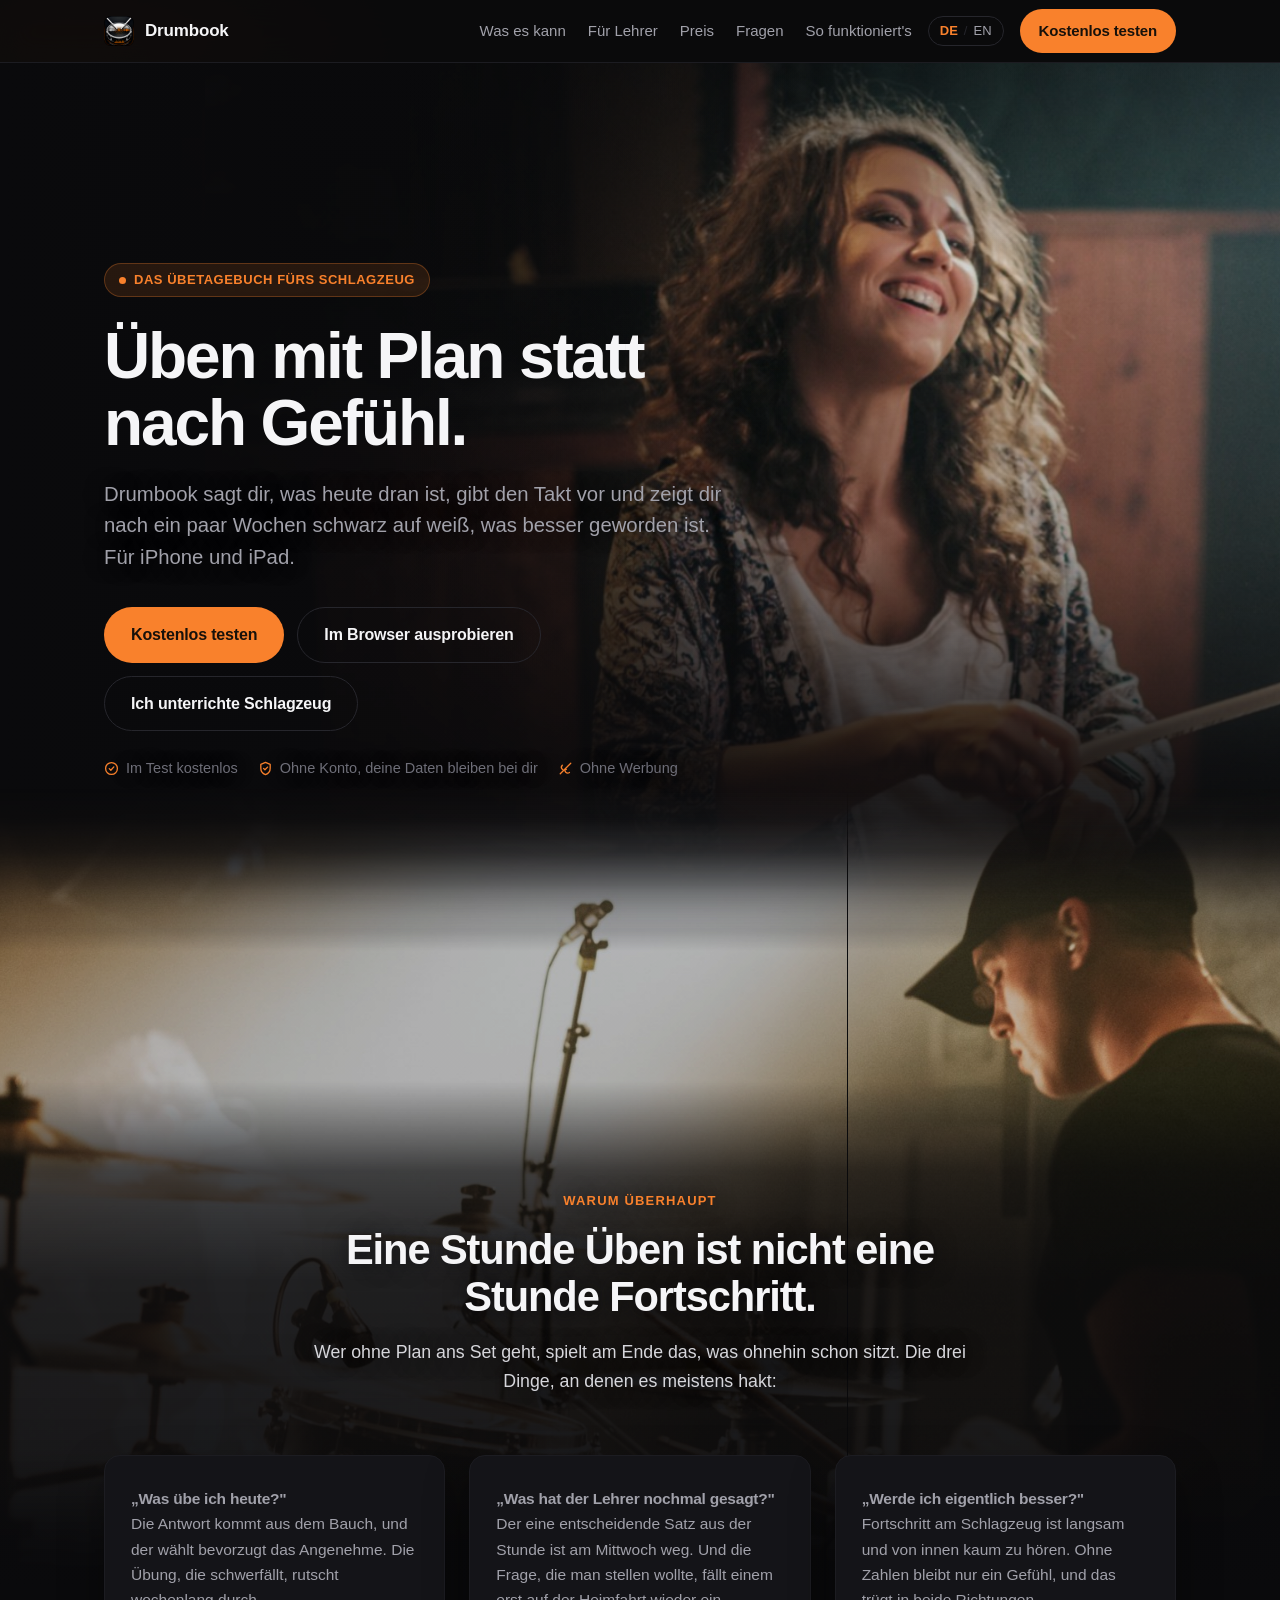
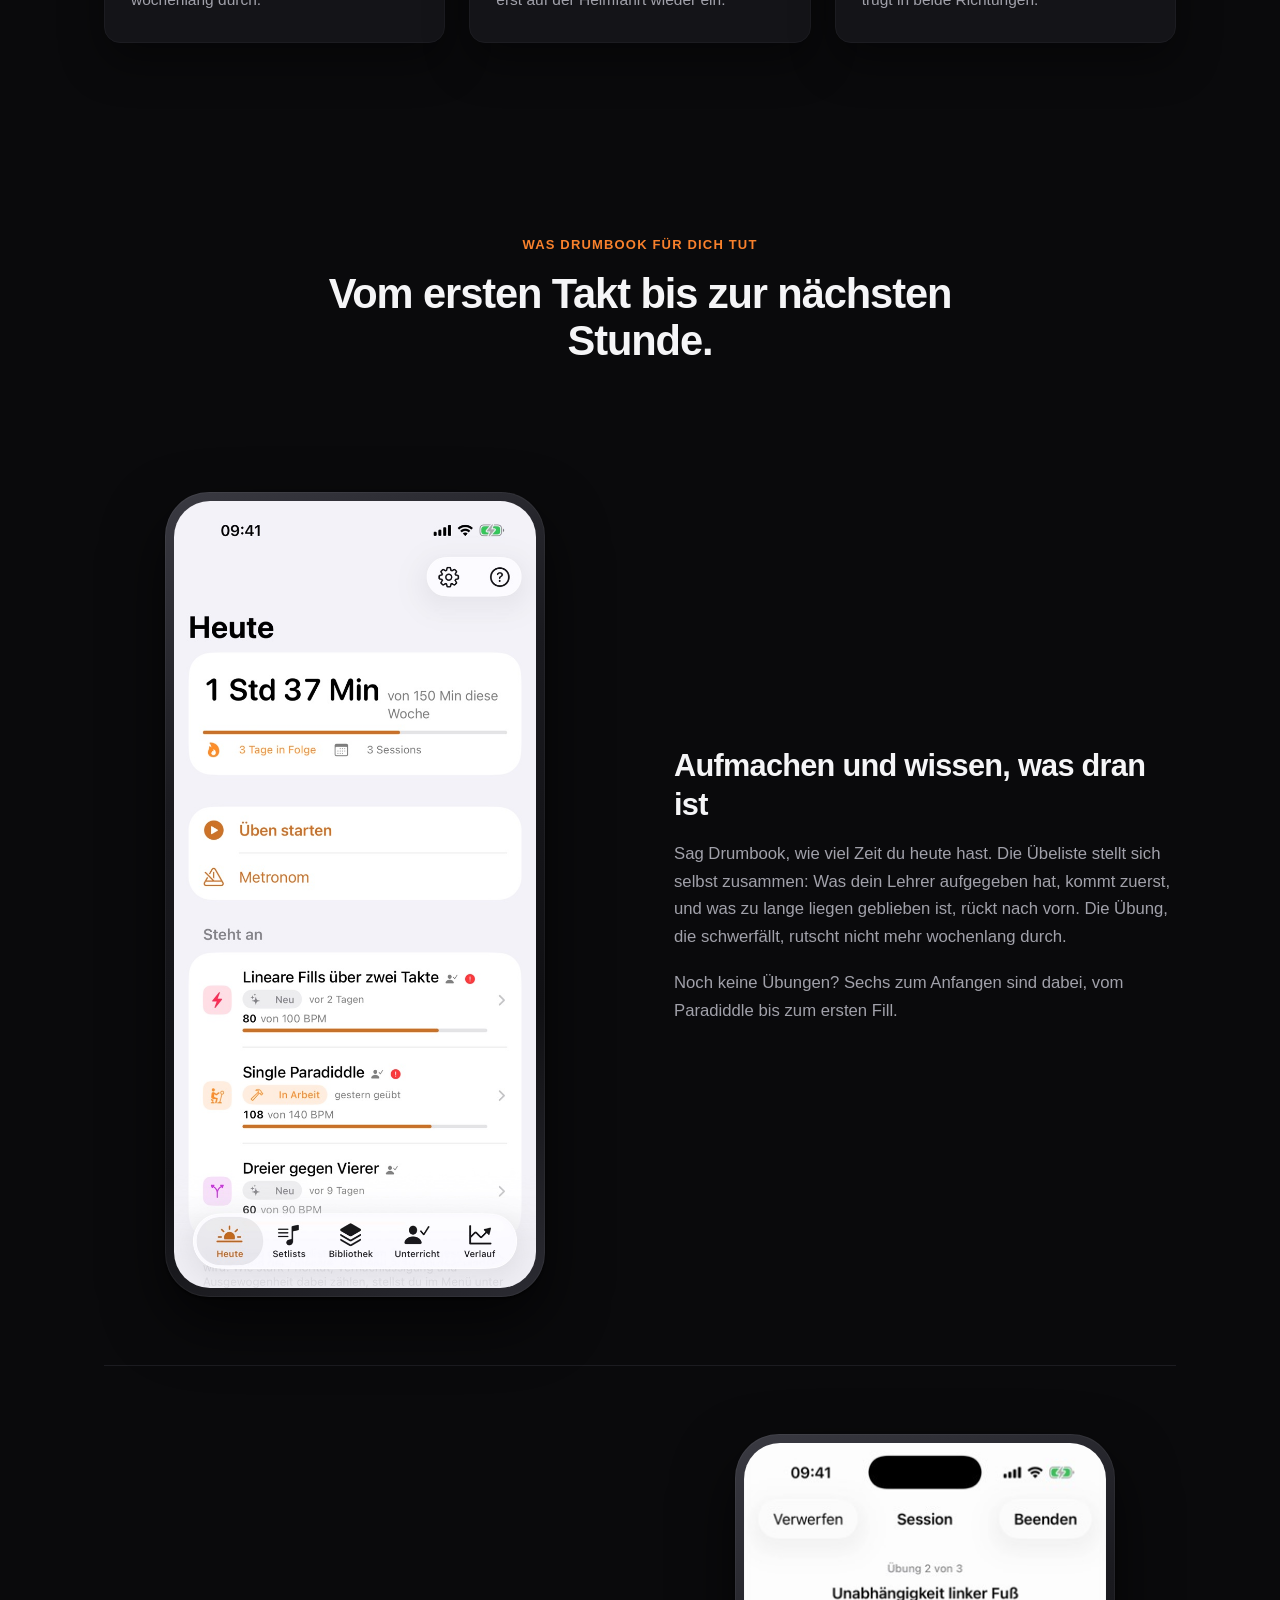
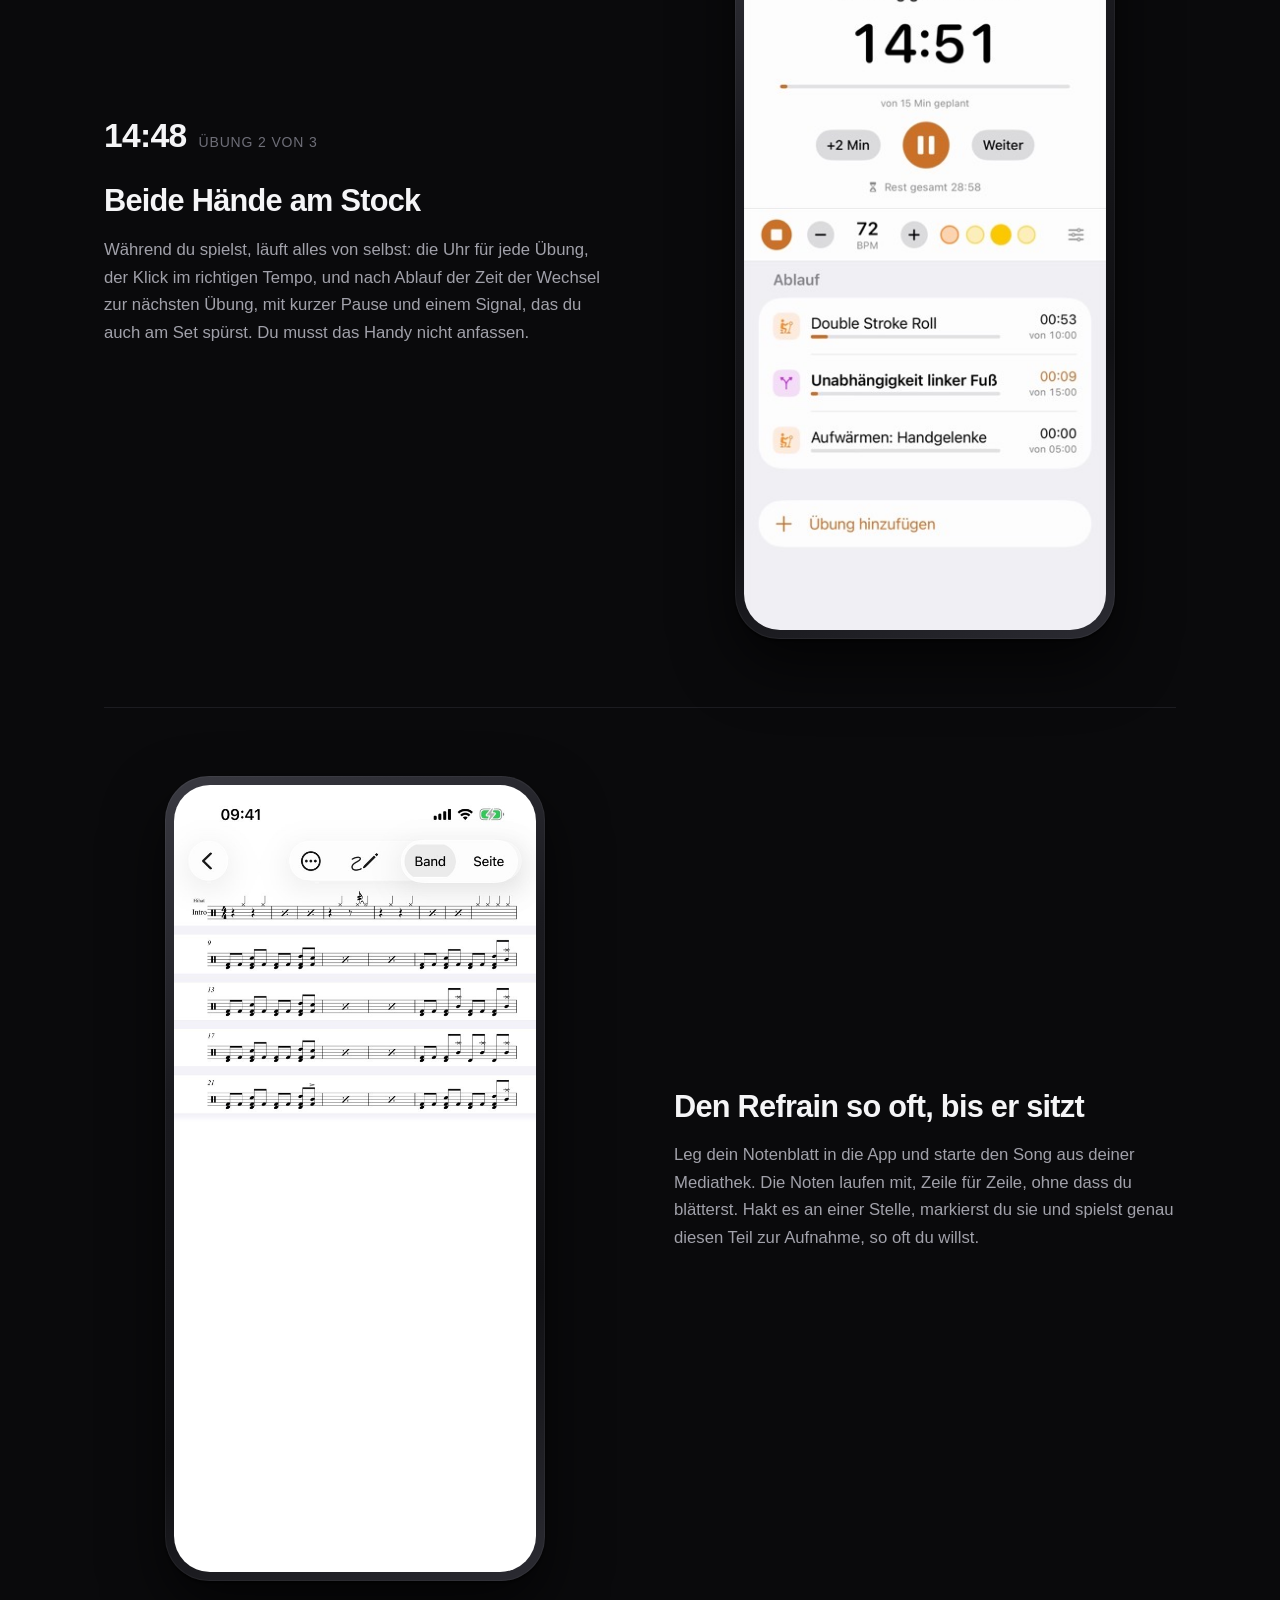
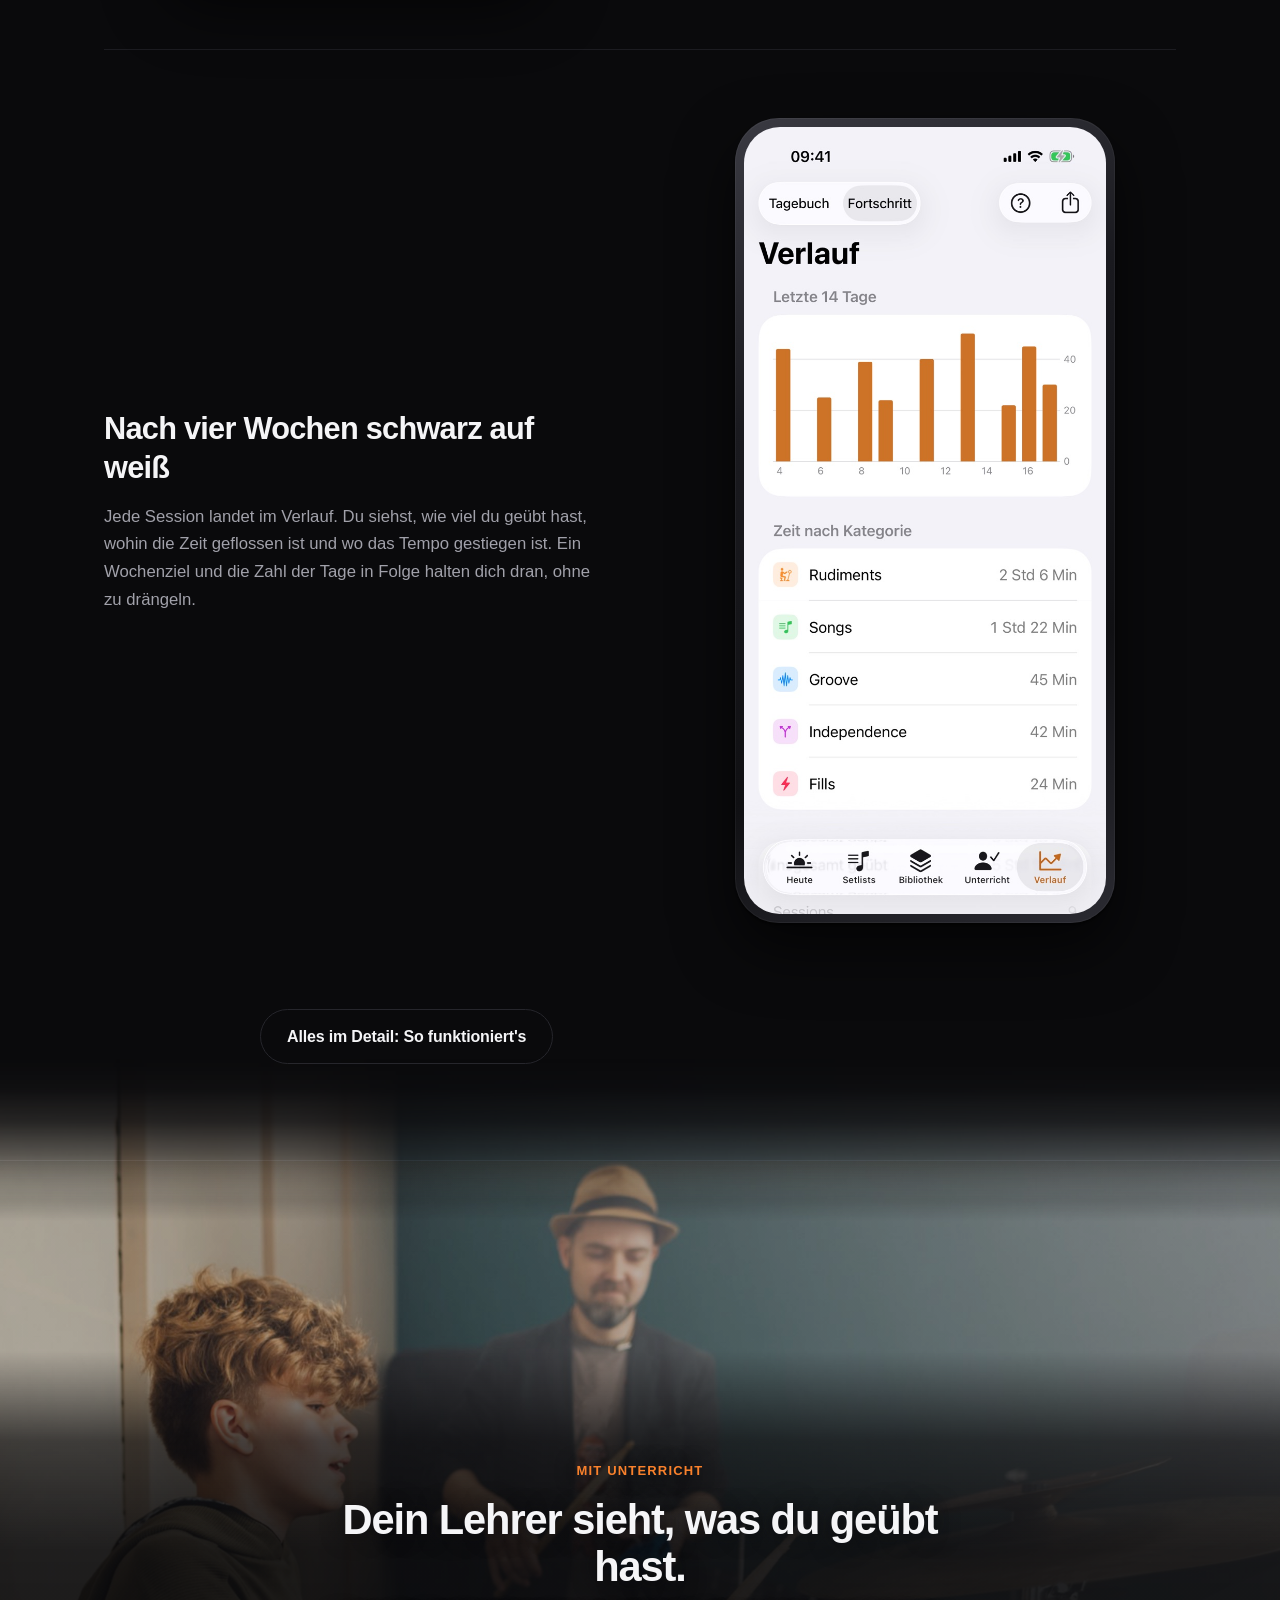
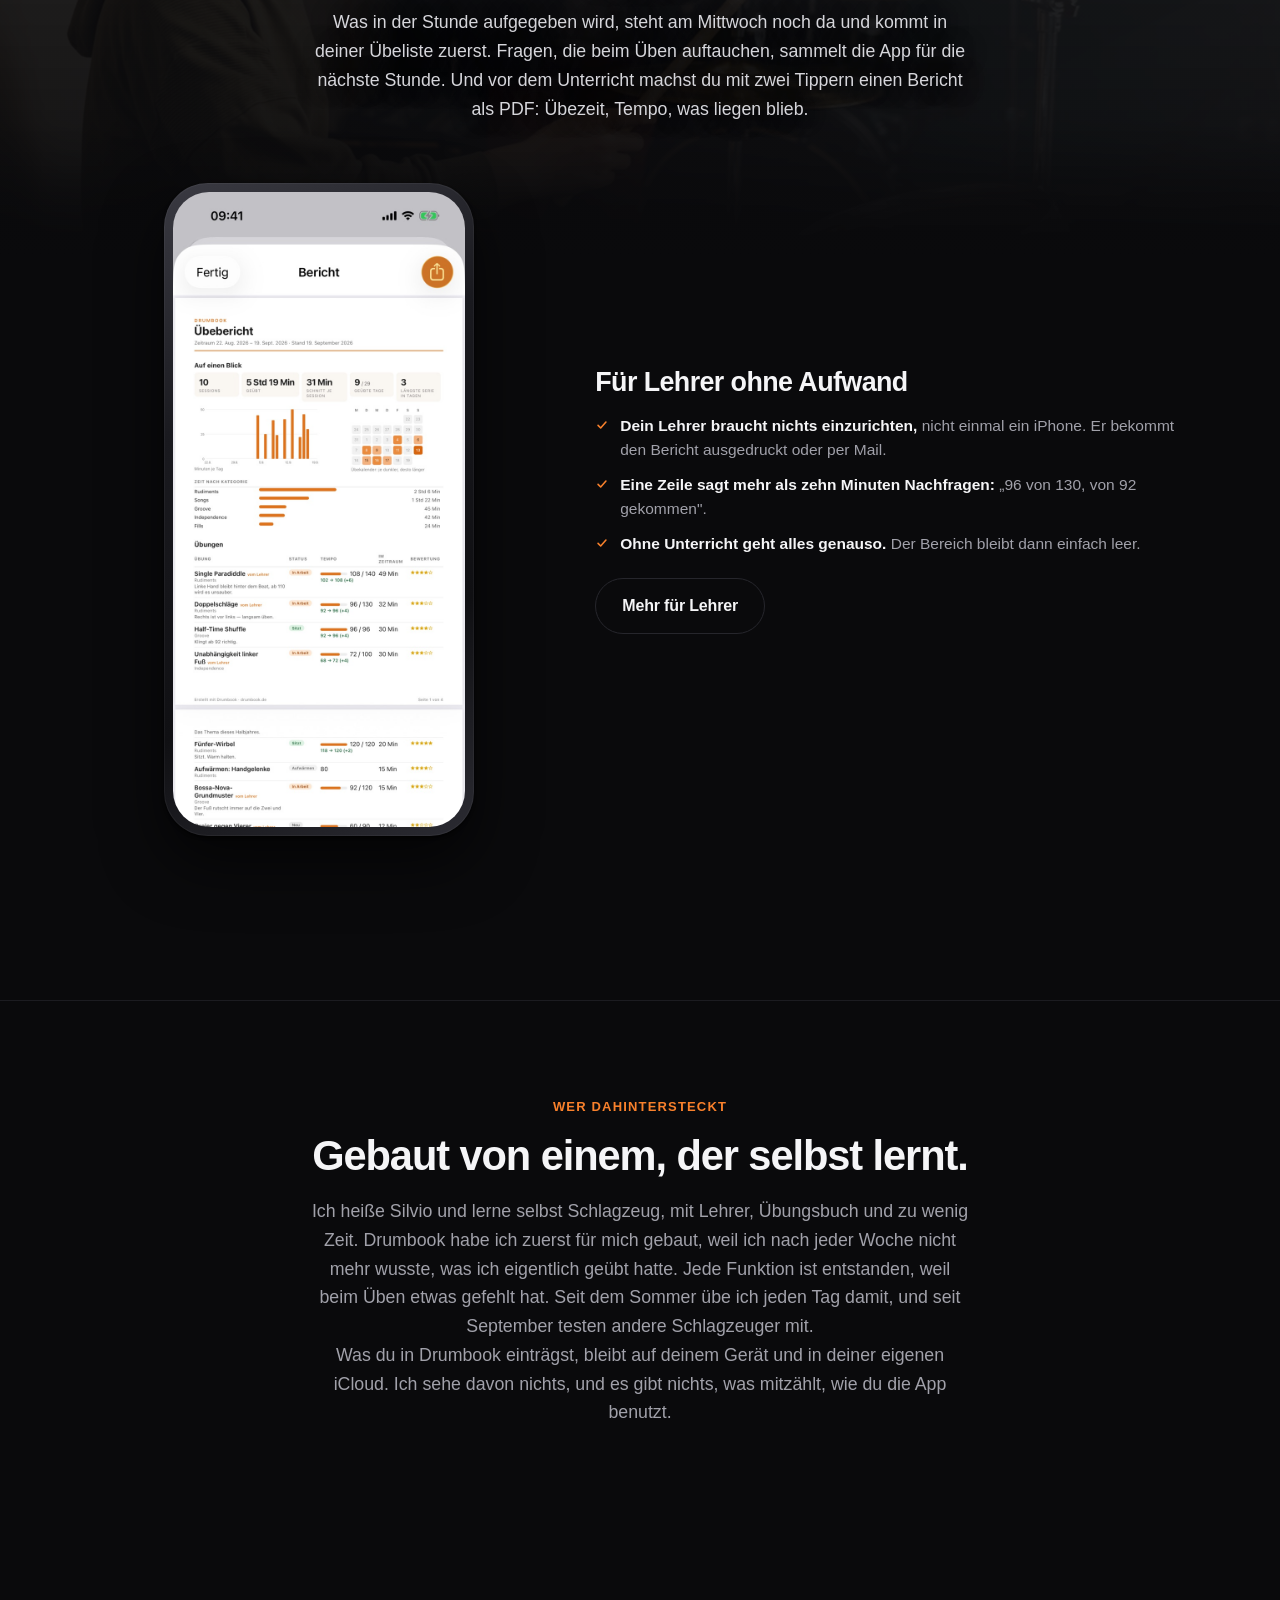
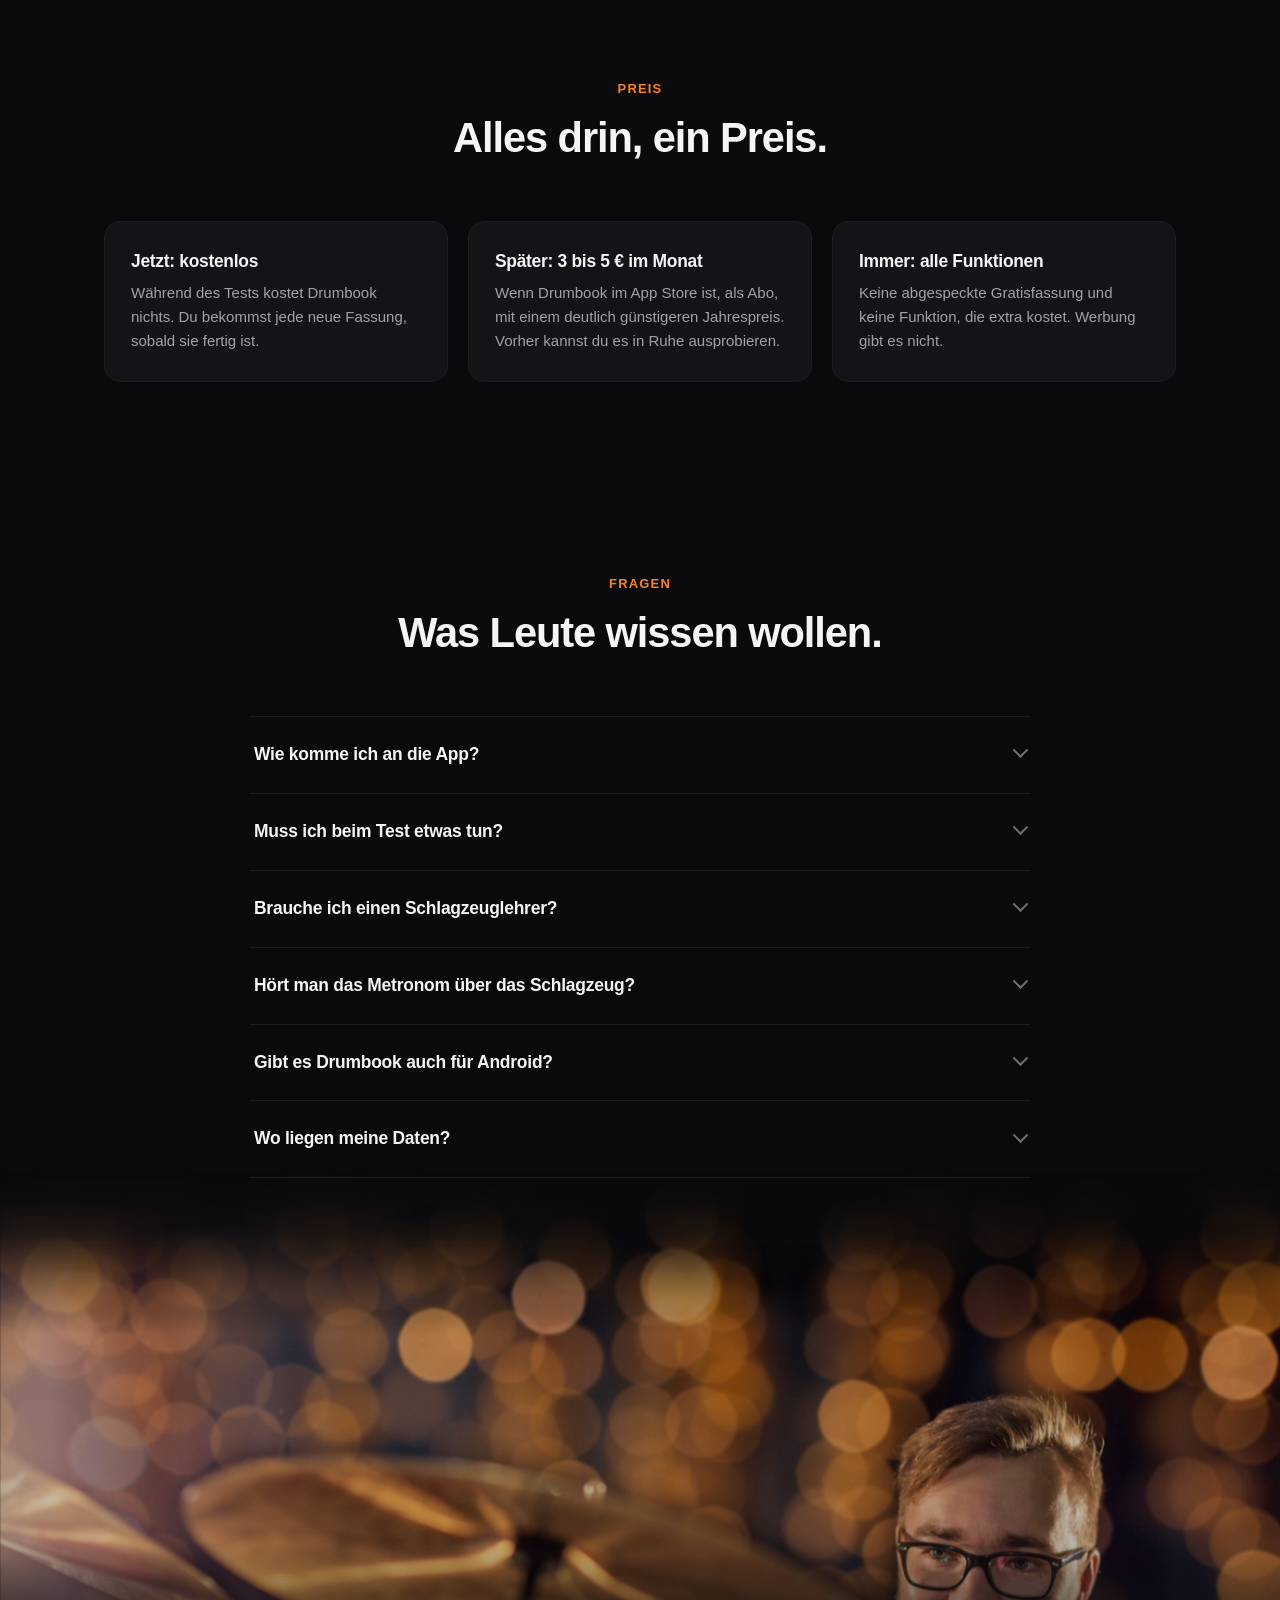
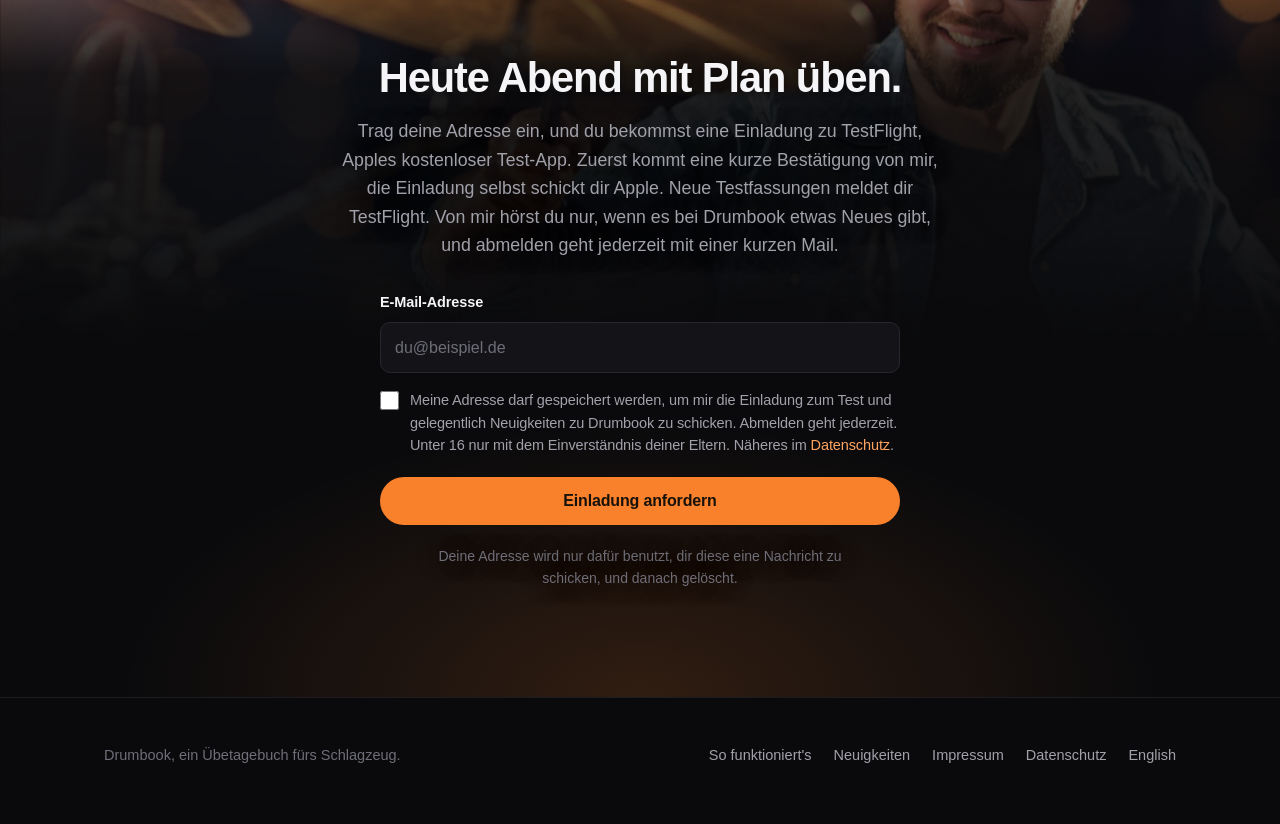
<file: index.html>
<!DOCTYPE html>
<html lang="de">
<head>
<meta charset="utf-8">
<meta name="viewport" content="width=device-width, initial-scale=1">
<title>Drumbook: Das Übetagebuch fürs Schlagzeug</title>
<meta name="description" content="Drumbook sagt dir, was heute dran ist, gibt den Takt vor und zeigt dir nach ein paar Wochen, was besser geworden ist. Das Übetagebuch fürs Schlagzeug für iPhone und iPad, gerade kostenlos im Test.">
<meta name="theme-color" content="#0a0a0c">
<link rel="canonical" href="https://drumbook.de/">
<link rel="alternate" hreflang="de" href="https://drumbook.de/">
<link rel="alternate" hreflang="en" href="https://drumbook.de/en/">
<link rel="icon" href="assets/favicon.png" type="image/png">
<link rel="apple-touch-icon" href="assets/icon-180.png">
<meta property="og:type" content="website">
<meta property="og:title" content="Drumbook: Das Übetagebuch fürs Schlagzeug">
<meta property="og:description" content="Üben mit Plan statt nach Gefühl. Wissen, was heute dran ist, beide Hände am Stock, und nach ein paar Wochen schwarz auf weiß sehen, was besser geworden ist.">
<meta property="og:image" content="https://drumbook.de/assets/og-card.jpg">
<meta property="og:image:width" content="1200">
<meta property="og:image:height" content="630">
<meta property="og:image:alt" content="Drumbook auf einem iPhone: eine laufende Übesession mit Countdown, Metronom und dem Ablauf des Abends.">
<meta property="og:url" content="https://drumbook.de/">
<meta property="og:site_name" content="Drumbook">
<meta property="og:locale" content="de_DE">
<meta name="twitter:card" content="summary_large_image">
<meta name="twitter:image" content="https://drumbook.de/assets/og-card.jpg">
<link rel="stylesheet" href="assets/style.css">
</head>
<body>

<a class="skip" href="#inhalt">Zum Inhalt springen</a>

<header class="nav">
  <div class="wrap nav__in">
    <a class="brand" href="index.html">
      <img src="assets/icon-180.png" alt="" width="30" height="30">
      Drumbook
    </a>
    <nav class="nav__links" aria-label="Abschnitte">
      <a href="#funktionen">Was es kann</a>
      <a href="lehrer/">Für Lehrer</a>
      <a href="#preis">Preis</a>
      <a href="#fragen">Fragen</a>
      <a href="so-funktionierts/">So funktioniert's</a>
    </nav>
    <p class="lang">
      <a href="index.html" aria-current="page" hreflang="de">DE</a>
      <span aria-hidden="true">/</span>
      <a href="en/" hreflang="en">EN</a>
    </p>
    <a class="btn btn--primary btn--sm" href="#bescheid">Kostenlos testen</a>
  </div>
  <div class="nav__spur" aria-hidden="true"><i></i></div>
</header>

<main id="inhalt">

<!-- ============ Hero ============ -->
<section class="hero hero--lachen">
  <div class="hero__foto" aria-hidden="true">
    <img src="assets/foto/lachen-1800.jpg"
         srcset="assets/foto/lachen-900.jpg 900w, assets/foto/lachen-1800.jpg 1800w"
         sizes="100vw" width="1800" height="1200" fetchpriority="high"
         alt="">
  </div>

  <div class="wrap hero__in">
    <div class="hero__grid">
      <div>
        <p class="eyebrow">Das Übetagebuch fürs Schlagzeug</p>
        <h1>Üben mit Plan statt nach&nbsp;Gefühl.</h1>
        <p class="hero__sub">
          Drumbook sagt dir, was heute dran ist, gibt den Takt vor und zeigt
          dir nach ein paar Wochen schwarz auf weiß, was besser geworden ist.
          Für iPhone und iPad.
        </p>
        <div class="hero__cta">
          <a class="btn btn--primary" href="#bescheid">Kostenlos testen</a>
          <a class="btn btn--ghost" href="ausprobieren/">Im Browser ausprobieren</a>
          <a class="btn btn--ghost" href="lehrer/">Ich unterrichte Schlagzeug</a>
        </div>
        <ul class="trust">
          <li>
            <svg width="15" height="15" viewBox="0 0 16 16" fill="none" aria-hidden="true"><circle cx="8" cy="8" r="6.3" stroke="currentColor" stroke-width="1.4"/><path d="M5.6 8.1l1.7 1.7 3.2-3.5" stroke="currentColor" stroke-width="1.4" stroke-linecap="round" stroke-linejoin="round"/></svg>
            Im Test kostenlos
          </li>
          <li>
            <svg width="15" height="15" viewBox="0 0 16 16" fill="none" aria-hidden="true"><path d="M8 1.5 3 3.6v4.1c0 3 2.1 5.8 5 6.8 2.9-1 5-3.8 5-6.8V3.6L8 1.5Z" stroke="currentColor" stroke-width="1.4" stroke-linejoin="round"/><path d="m5.9 7.9 1.5 1.5 2.8-2.9" stroke="currentColor" stroke-width="1.4" stroke-linecap="round" stroke-linejoin="round"/></svg>
            Ohne Konto, deine Daten bleiben bei dir
          </li>
          <li>
            <svg width="15" height="15" viewBox="0 0 16 16" fill="none" aria-hidden="true"><path d="M2.4 13.6 13.6 2.4M4.6 4.6a3 3 0 1 0 4.3 4.3M8 8a3 3 0 0 0 4.2 4.2" stroke="currentColor" stroke-width="1.4" stroke-linecap="round"/></svg>
            Ohne Werbung
          </li>
        </ul>
      </div>
    </div>
  </div>
</section>

<!-- ============ Warum ============ -->
<section class="band buehne buehne--gegenlicht">
  <div class="buehne__foto" aria-hidden="true">
    <img src="assets/foto/gegenlicht-1800.jpg"
         srcset="assets/foto/gegenlicht-900.jpg 900w, assets/foto/gegenlicht-1800.jpg 1800w"
         sizes="100vw" width="1800" height="1200" loading="lazy" alt="">
  </div>
  <div class="wrap">
    <div class="head">
      <p class="kicker">Warum überhaupt</p>
      <h2>Eine Stunde Üben ist nicht eine Stunde Fortschritt.</h2>
      <p class="lede">
        Wer ohne Plan ans Set geht, spielt am Ende das, was ohnehin schon
        sitzt. Die drei Dinge, an denen es meistens hakt:
      </p>
    </div>
    <div class="problems">
      <div class="problem">
        <p class="problem__q">„Was übe ich heute?"</p>
        <p>
          Die Antwort kommt aus dem Bauch, und der wählt bevorzugt das
          Angenehme. Die Übung, die schwerfällt, rutscht wochenlang durch.
        </p>
      </div>
      <div class="problem">
        <p class="problem__q">„Was hat der Lehrer nochmal gesagt?"</p>
        <p>
          Der eine entscheidende Satz aus der Stunde ist am Mittwoch weg. Und
          die Frage, die man stellen wollte, fällt einem erst auf der
          Heimfahrt wieder ein.
        </p>
      </div>
      <div class="problem">
        <p class="problem__q">„Werde ich eigentlich besser?"</p>
        <p>
          Fortschritt am Schlagzeug ist langsam und von innen kaum zu hören.
          Ohne Zahlen bleibt nur ein Gefühl, und das trügt in beide
          Richtungen.
        </p>
      </div>
    </div>
  </div>
</section>

<!-- ============ Was es kann ============ -->
<section class="band" id="funktionen">
  <div class="wrap">
    <div class="head">
      <p class="kicker">Was Drumbook für dich tut</p>
      <h2>Vom ersten Takt bis zur nächsten Stunde.</h2>
    </div>

    <div class="feature">
      <div class="feature__text">
        <h3>Aufmachen und wissen, was dran ist</h3>
        <p>
          Sag Drumbook, wie viel Zeit du heute hast. Die Übeliste stellt sich
          selbst zusammen: Was dein Lehrer aufgegeben hat, kommt zuerst, und
          was zu lange liegen geblieben ist, rückt nach vorn. Die Übung, die
          schwerfällt, rutscht nicht mehr wochenlang durch.
        </p>
        <p>
          Noch keine Übungen? Sechs zum Anfangen sind dabei, vom Paradiddle
          bis zum ersten Fill.
        </p>
      </div>
      <div class="feature__media">
        <div class="phone">
          <img src="assets/shots/01-heute.jpg" alt="Der Bildschirm Heute: die Übezeit der Woche, der Knopf Üben starten und die vorgeschlagenen Übungen mit ihrem Tempo." width="700" height="1522" loading="lazy">
        </div>
      </div>
    </div>

    <div class="feature">
      <div class="feature__text">
        <p class="uhr" aria-hidden="true">
          <span class="uhr__zeit" data-uhr="888">14:48</span>
          <span class="uhr__was">Übung 2 von 3</span>
        </p>
        <h3>Beide Hände am Stock</h3>
        <p>
          Während du spielst, läuft alles von selbst: die Uhr für jede Übung,
          der Klick im richtigen Tempo, und nach Ablauf der Zeit der Wechsel
          zur nächsten Übung, mit kurzer Pause und einem Signal, das du auch
          am Set spürst. Du musst das Handy nicht anfassen.
        </p>
      </div>
      <div class="feature__media">
        <div class="phone">
          <video class="phone__film"
                 poster="assets/video/session-poster.jpg"
                 width="800" height="1739"
                 muted loop playsinline preload="metadata"
                 aria-label="Eine laufende Übesession in Drumbook: Übung 2 von 3, der Countdown läuft, das Metronom schlägt 72 BPM, und beim Wechsel zeigt die App die Pause und was als Nächstes drankommt.">
            <source src="assets/video/session.mp4" type="video/mp4">
          </video>
        </div>
      </div>
    </div>

    <div class="feature">
      <div class="feature__text">
        <h3>Den Refrain so oft, bis er sitzt</h3>
        <p>
          Leg dein Notenblatt in die App und starte den Song aus deiner
          Mediathek. Die Noten laufen mit, Zeile für Zeile, ohne dass du
          blätterst. Hakt es an einer Stelle, markierst du sie und spielst
          genau diesen Teil zur Aufnahme, so oft du willst.
        </p>
      </div>
      <div class="feature__media">
        <div class="phone phone--band">
          <img src="assets/shots/10-notenband.jpg" alt="Das Notenblatt als durchgehendes Band: die ersten fünf Notenzeilen untereinander über die volle Breite, ohne Seitenwechsel." width="700" height="1522" loading="lazy">
          <span class="zeiger" aria-hidden="true"></span>
        </div>
      </div>
    </div>

    <div class="feature">
      <div class="feature__text">
        <h3>Nach vier Wochen schwarz auf weiß</h3>
        <p>
          Jede Session landet im Verlauf. Du siehst, wie viel du geübt hast,
          wohin die Zeit geflossen ist und wo das Tempo gestiegen ist. Ein
          Wochenziel und die Zahl der Tage in Folge halten dich dran, ohne zu
          drängeln.
        </p>
      </div>
      <div class="feature__media">
        <div class="phone">
          <img src="assets/shots/03-verlauf.jpg" alt="Der Verlauf mit Balkendiagramm der letzten 14 Tage, darunter die Zeit nach Kategorie wie Rudiments, Songs, Groove und Fills." width="700" height="1522" loading="lazy">
        </div>
      </div>
    </div>

    <p class="teacher__more">
      <a class="btn btn--ghost" href="so-funktionierts/">Alles im Detail: So funktioniert's</a>
    </p>
  </div>
</section>

<!-- ============ Mit Lehrer ============ -->
<section class="band teacher buehne buehne--unterricht" id="lehrer">
  <div class="buehne__foto" aria-hidden="true">
    <img src="assets/foto/unterricht-1800.jpg"
         srcset="assets/foto/unterricht-900.jpg 900w, assets/foto/unterricht-1800.jpg 1800w"
         sizes="100vw" width="1800" height="1200" loading="lazy" alt="">
  </div>
  <div class="wrap">
    <div class="head">
      <p class="kicker">Mit Unterricht</p>
      <h2>Dein Lehrer sieht, was du geübt hast.</h2>
      <p class="lede">
        Was in der Stunde aufgegeben wird, steht am Mittwoch noch da und kommt
        in deiner Übeliste zuerst. Fragen, die beim Üben auftauchen, sammelt
        die App für die nächste Stunde. Und vor dem Unterricht machst du mit
        zwei Tippern einen Bericht als PDF: Übezeit, Tempo, was liegen blieb.
      </p>
    </div>
    <div class="teacher__split">
      <div class="teacher__media">
        <div class="phone">
          <img src="assets/shots/09-bericht.jpg"
               alt="Seite 1 des Berichts als PDF: Sessions, geübte Zeit, geübte Tage, ein Balkendiagramm der Minuten je Tag, ein Übekalender und die Übungen mit ihrem Tempo."
               width="700" height="1522" loading="lazy">
        </div>
      </div>
      <div class="teacher__text">
        <h3>Für Lehrer ohne Aufwand</h3>
        <ul class="points">
          <li><svg width="14" height="14" viewBox="0 0 16 16" fill="none" aria-hidden="true"><path d="m3.5 8.4 3 3 6-6.8" stroke="currentColor" stroke-width="1.8" stroke-linecap="round" stroke-linejoin="round"/></svg><span><b>Dein Lehrer braucht nichts einzurichten,</b> nicht einmal ein iPhone. Er bekommt den Bericht ausgedruckt oder per Mail.</span></li>
          <li><svg width="14" height="14" viewBox="0 0 16 16" fill="none" aria-hidden="true"><path d="m3.5 8.4 3 3 6-6.8" stroke="currentColor" stroke-width="1.8" stroke-linecap="round" stroke-linejoin="round"/></svg><span><b>Eine Zeile sagt mehr als zehn Minuten Nachfragen:</b> „96 von 130, von 92 gekommen".</span></li>
          <li><svg width="14" height="14" viewBox="0 0 16 16" fill="none" aria-hidden="true"><path d="m3.5 8.4 3 3 6-6.8" stroke="currentColor" stroke-width="1.8" stroke-linecap="round" stroke-linejoin="round"/></svg><span><b>Ohne Unterricht geht alles genauso.</b> Der Bereich bleibt dann einfach leer.</span></li>
        </ul>
        <p style="margin-top:22px">
          <a class="btn btn--ghost" href="lehrer/">Mehr für Lehrer</a>
        </p>
      </div>
    </div>
  </div>
</section>

<!-- ============ Wer es baut ============ -->
<section class="band" id="macher">
  <div class="wrap">
    <div class="head">
      <p class="kicker">Wer dahintersteckt</p>
      <h2>Gebaut von einem, der selbst lernt.</h2>
      <p class="lede">
        Ich heiße Silvio und lerne selbst Schlagzeug, mit Lehrer, Übungsbuch
        und zu wenig Zeit. Drumbook habe ich zuerst für mich gebaut, weil ich
        nach jeder Woche nicht mehr wusste, was ich eigentlich geübt hatte.
        Jede Funktion ist entstanden, weil beim Üben etwas gefehlt hat. Seit
        dem Sommer übe ich jeden Tag damit, und seit September testen andere
        Schlagzeuger mit.
      </p>
      <p class="lede">
        Was du in Drumbook einträgst, bleibt auf deinem Gerät und in deiner
        eigenen iCloud. Ich sehe davon nichts, und es gibt nichts, was mitzählt,
        wie du die App benutzt.
      </p>
    </div>
  </div>
</section>

<!-- ============ Preis ============ -->
<section class="band" id="preis">
  <div class="wrap">
    <div class="head">
      <p class="kicker">Preis</p>
      <h2>Alles drin, ein Preis.</h2>
    </div>
    <div class="grid grid--drei">
      <div class="card">
        <h3>Jetzt: kostenlos</h3>
        <p>
          Während des Tests kostet Drumbook nichts. Du bekommst jede neue
          Fassung, sobald sie fertig ist.
        </p>
      </div>
      <div class="card">
        <h3>Später: 3 bis 5 € im Monat</h3>
        <p>
          Wenn Drumbook im App Store ist, als Abo, mit einem deutlich
          günstigeren Jahrespreis. Vorher kannst du es in Ruhe ausprobieren.
        </p>
      </div>
      <div class="card">
        <h3>Immer: alle Funktionen</h3>
        <p>
          Keine abgespeckte Gratisfassung und keine Funktion, die extra
          kostet. Werbung gibt es nicht.
        </p>
      </div>
    </div>
  </div>
</section>

<!-- ============ Fragen ============ -->
<section class="band" id="fragen">
  <div class="wrap">
    <div class="head">
      <p class="kicker">Fragen</p>
      <h2>Was Leute wissen wollen.</h2>
    </div>
    <div class="faq">
      <details>
        <summary>Wie komme ich an die App?</summary>
        <p>
          Drumbook ist noch nicht im App Store, sondern im Test über
          TestFlight, Apples kostenlose App für Testfassungen. Trag unten deine
          Adresse ein, und du bekommst eine Einladung per Mail. Dann TestFlight
          laden, Drumbook installieren, fertig.
        </p>
      </details>
      <details>
        <summary>Muss ich beim Test etwas tun?</summary>
        <p>
          Nein. Benutz die App so, wie du übst. Wenn dir etwas auffällt, kannst
          du es direkt aus der App melden, mit einem Bildschirmfoto. Jede
          Rückmeldung wird gelesen.
        </p>
      </details>
      <details>
        <summary>Brauche ich einen Schlagzeuglehrer?</summary>
        <p>
          Nein. Wer allein übt, benutzt Übeliste, Uhr, Metronom und Verlauf
          genauso. Der Unterrichts-Teil bleibt dann einfach leer.
        </p>
      </details>
      <details>
        <summary>Hört man das Metronom über das Schlagzeug?</summary>
        <p>
          Über den Lautsprecher eines Telefons nicht zuverlässig. Am Set gehören
          Kopfhörer dazu. Werden sie abgezogen, hält der Klick an, statt
          plötzlich über den Lautsprecher zu spielen.
        </p>
      </details>
      <details>
        <summary>Gibt es Drumbook auch für Android?</summary>
        <p>
          Noch nicht. Zuerst kommen iPhone und iPad, Android ist danach geplant.
          Ein Datum gibt es noch nicht.
        </p>
      </details>
      <details>
        <summary>Wo liegen meine Daten?</summary>
        <p>
          Auf deinem Gerät. Hast du iPhone und iPad, gleichen sie sich über
          deine eigene iCloud ab. Dazu kommt eine Sicherung als Datei, die du
          selbst ablegst und auf einem neuen Gerät wieder einliest.
          <a href="datenschutz.html">Datenschutz im Detail &rarr;</a>
        </p>
      </details>
    </div>
  </div>
</section>

<!-- ============ Abschluss ============ -->
<section class="final" id="bescheid">
  <div class="buehne__foto" aria-hidden="true">
    <img src="assets/foto/buehne-1800.jpg"
         srcset="assets/foto/buehne-900.jpg 900w, assets/foto/buehne-1800.jpg 1800w"
         sizes="100vw" width="1800" height="1163" loading="lazy" alt="">
  </div>
  <div class="wrap final__in">
    <h2>Heute Abend mit Plan üben.</h2>
    <p>
      Trag deine Adresse ein, und du bekommst eine Einladung zu TestFlight,
      Apples kostenloser Test-App. Zuerst kommt eine kurze Bestätigung von mir, die Einladung selbst schickt dir Apple. Neue Testfassungen meldet dir TestFlight. Von mir hörst du nur, wenn es bei Drumbook etwas Neues gibt, und abmelden geht jederzeit mit einer kurzen Mail.
    </p>
    <!-- Das Formular erscheint erst, wenn unten in data-endpoint die Adresse
         der Apps-Script-Web-App steht. Bis dahin bleibt der Mailweg stehen. -->
    <form class="form form--js" data-herkunft="start-schluss" data-endpoint="https://script.google.com/macros/s/AKfycbw_ZzSaw0S7gIh-c6einN0JU_R3GaTFa71MdC_m7PH7CKL6129PjG6TRqX0ewIqt7y_rw/exec" novalidate>
      <div class="form__row">
        <label for="f-email">E-Mail-Adresse</label>
        <input type="email" id="f-email" name="email" required
               autocomplete="email" inputmode="email"
               placeholder="du@beispiel.de">
      </div>
      <div class="form__pot" aria-hidden="true">
        <label for="f-website">Dieses Feld bitte leer lassen</label>
        <input type="text" id="f-website" name="website" tabindex="-1" autocomplete="off">
      </div>

      <div class="form__consent">
        <input type="checkbox" id="f-einwilligung" name="einwilligung" value="ja">
        <label for="f-einwilligung">
          Meine Adresse darf gespeichert werden, um mir die Einladung zum Test
          und gelegentlich Neuigkeiten zu Drumbook zu schicken. Abmelden geht
          jederzeit. Unter 16 nur mit dem Einverständnis deiner Eltern. Näheres im
          <a href="datenschutz.html">Datenschutz</a>.
        </label>
      </div>

      <button class="btn btn--primary" type="submit">Einladung anfordern</button>
      <p class="form__status" role="status" aria-live="polite"></p>
    </form>

    <div class="form__ohne-js">
      <a class="btn btn--primary"
         href="mailto:silvio@drumbook.de?subject=Drumbook%3A%20Bescheid%20geben&amp;body=Hallo%2C%0A%0Aich%20m%C3%B6chte%20Bescheid%20bekommen%2C%20sobald%20Drumbook%20zum%20Ausprobieren%20bereitsteht.%0A%0AViele%20Gr%C3%BC%C3%9Fe%0A">
        Mail schreiben
      </a>
      <p class="note">
        Öffnet dein Mailprogramm mit fertigem Text. Geht das bei dir nicht,
        schreib einfach von Hand an
        <a href="mailto:silvio@drumbook.de">silvio@drumbook.de</a>.
      </p>
    </div>

    <p class="note">
      Deine Adresse wird nur dafür benutzt, dir diese eine Nachricht zu
      schicken, und danach gelöscht.
    </p>
  </div>
</section>

</main>

<footer class="foot">
  <div class="wrap foot__in">
    <p style="margin:0">Drumbook, ein Übetagebuch fürs Schlagzeug.</p>
    <nav class="foot__links" aria-label="Rechtliches">
      <a href="so-funktionierts/">So funktioniert's</a>
      <a href="neuigkeiten.html">Neuigkeiten</a>
      <a href="impressum.html">Impressum</a>
      <a href="datenschutz.html">Datenschutz</a>
      <a href="en/" hreflang="en">English</a>
    </nav>
  </div>
</footer>

<script src="assets/anim.js" defer></script>
<script src="assets/form.js" defer></script>

</body>
</html>
</file>
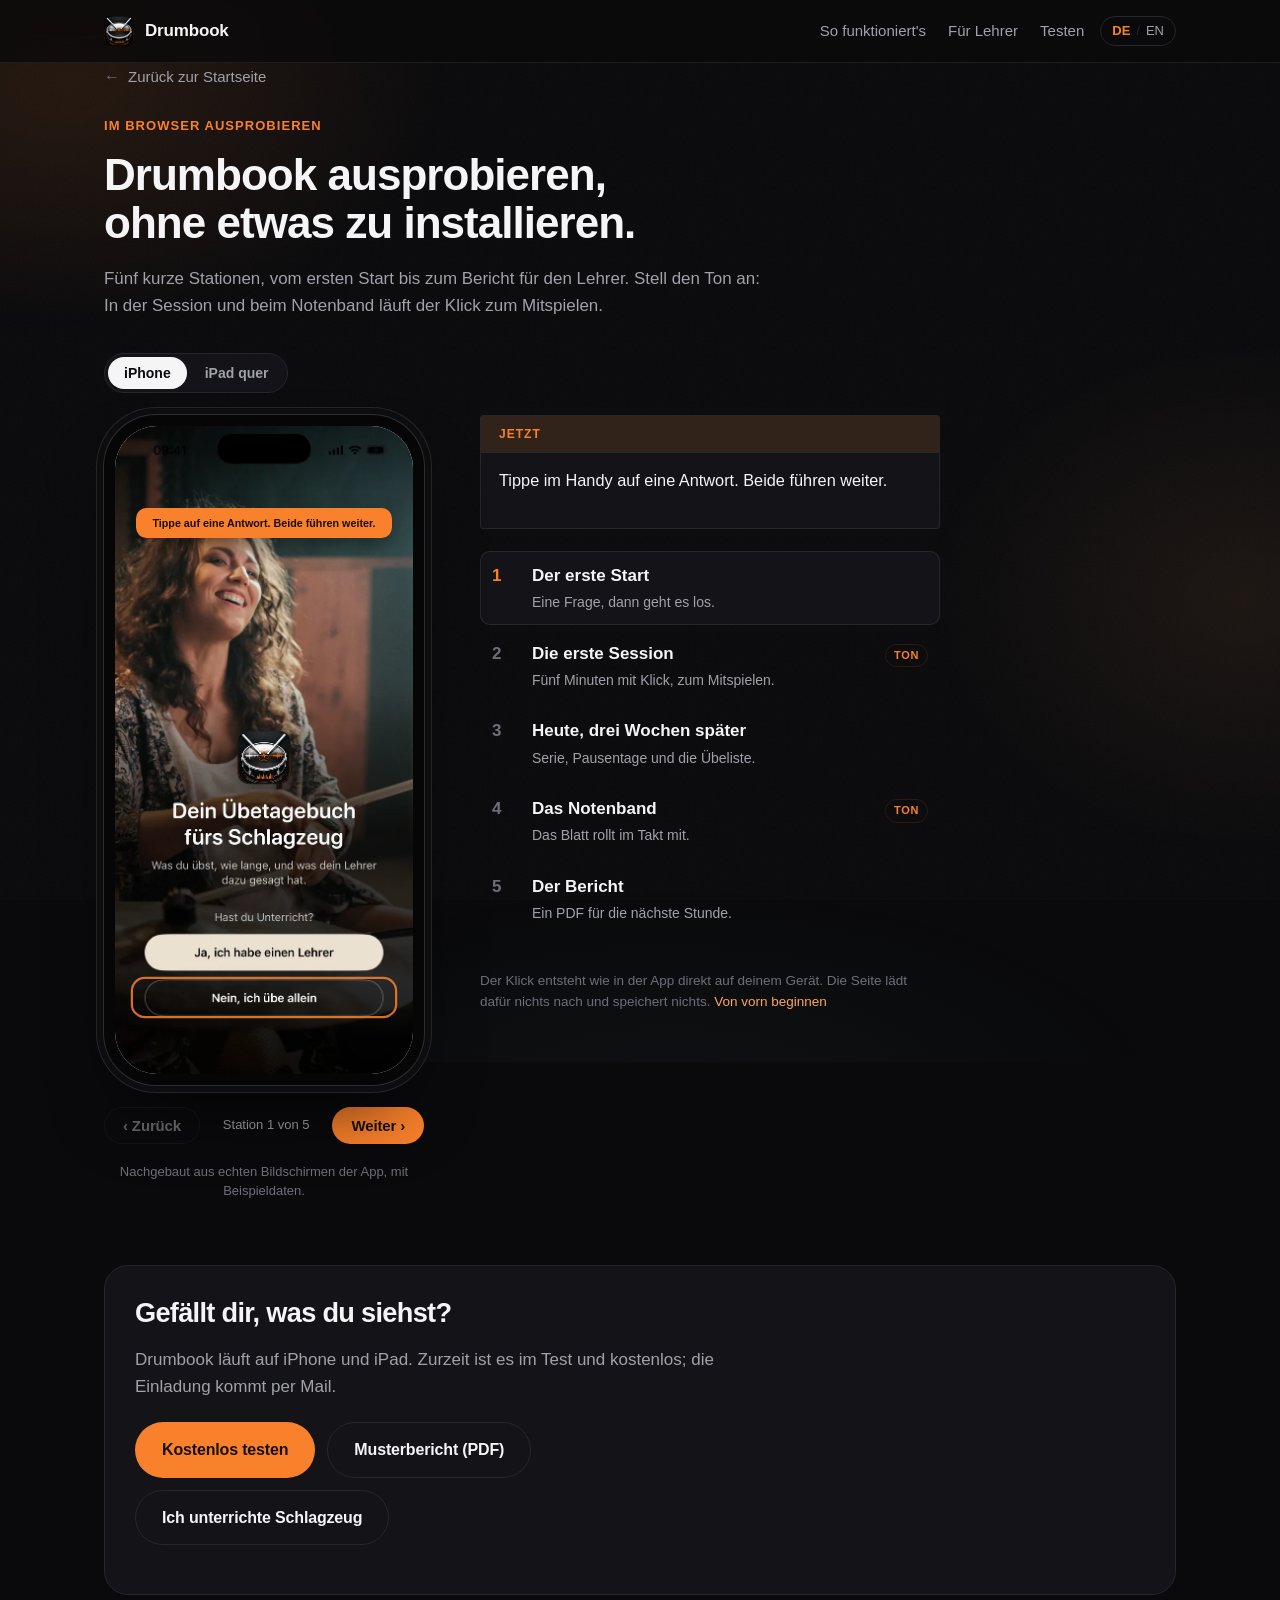
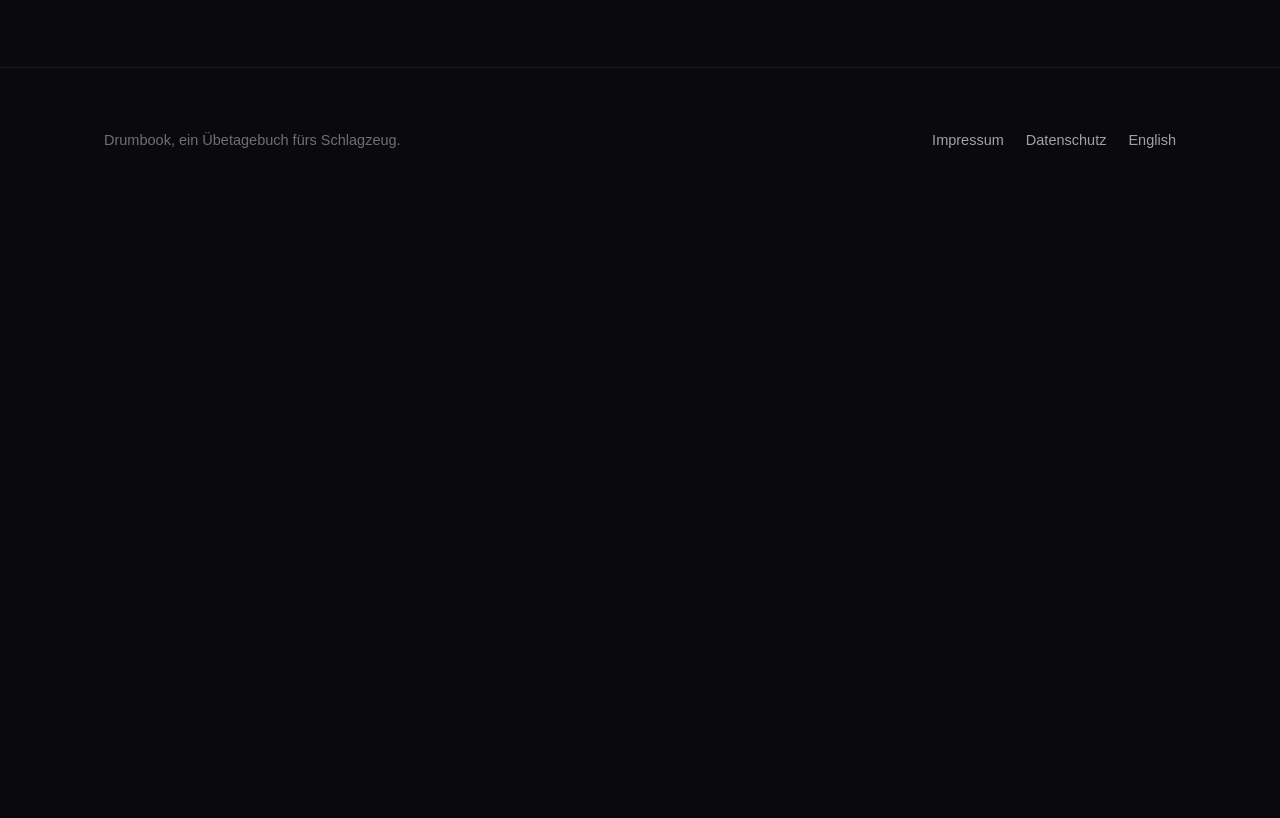
<file: ausprobieren/index.html>
<!DOCTYPE html>
<html lang="de">
<head>
<meta charset="utf-8">
<meta name="viewport" content="width=device-width, initial-scale=1">
<title>Drumbook im Browser ausprobieren</title>
<meta name="description" content="Drumbook ausprobieren, ohne etwas zu installieren: der erste Start, eine Session mit Klick, das mitlaufende Notenband und der Bericht für den Lehrer, direkt im Browser.">
<meta name="theme-color" content="#0a0a0c">
<link rel="canonical" href="https://drumbook.de/ausprobieren/">
<link rel="alternate" hreflang="de" href="https://drumbook.de/ausprobieren/">
<link rel="alternate" hreflang="en" href="https://drumbook.de/en/try/">
<link rel="icon" href="../assets/favicon.png" type="image/png">
<link rel="apple-touch-icon" href="../assets/icon-180.png">
<meta property="og:type" content="website">
<meta property="og:title" content="Drumbook im Browser ausprobieren">
<meta property="og:description" content="Fünf kurze Stationen, vom ersten Start bis zum Bericht. Mit Klick zum Mitspielen.">
<meta property="og:image" content="https://drumbook.de/assets/og-card.jpg">
<meta property="og:image:width" content="1200">
<meta property="og:image:height" content="630">
<meta property="og:url" content="https://drumbook.de/ausprobieren/">
<meta property="og:site_name" content="Drumbook">
<meta property="og:locale" content="de_DE">
<meta name="twitter:card" content="summary_large_image">
<meta name="twitter:image" content="https://drumbook.de/assets/og-card.jpg">
<link rel="stylesheet" href="../assets/style.css">
<link rel="stylesheet" href="../assets/demo.css">
</head>
<body>

<a class="skip" href="#inhalt">Zum Inhalt springen</a>

<header class="nav">
  <div class="wrap nav__in">
    <a class="brand" href="../index.html">
      <img src="../assets/icon-180.png" alt="" width="30" height="30">
      Drumbook
    </a>
    <nav class="nav__links" aria-label="Abschnitte">
      <a href="../so-funktionierts/">So funktioniert's</a>
      <a href="../lehrer/">Für Lehrer</a>
      <a href="../index.html#bescheid">Testen</a>
    </nav>
    <p class="lang">
      <a href="index.html" aria-current="page" hreflang="de">DE</a>
      <span aria-hidden="true">/</span>
      <a href="../en/try/" hreflang="en">EN</a>
    </p>
  </div>
</header>

<main class="demo" id="inhalt">
  <div class="wrap">
    <a class="back" href="../index.html">Zurück zur Startseite</a>

    <div class="demo__head">
      <p class="demo__kick">Im Browser ausprobieren</p>
      <h1>Drumbook ausprobieren, ohne etwas zu installieren.</h1>
      <p class="demo__sub">
        Fünf kurze Stationen, vom ersten Start bis zum Bericht für den Lehrer.
        Stell den Ton an: In der Session und beim Notenband läuft der Klick
        zum Mitspielen.
      </p>
    </div>

    <p class="geraete" role="group" aria-label="Gerät wählen"><button type="button" data-geraet="iphone" aria-pressed="true">iPhone</button><button type="button" data-geraet="ipad" aria-pressed="false">iPad quer</button></p>

    <div class="demo__buehne">
      <div>
        <div class="handy">
          <div class="handy__schirm" id="demo-schirm" aria-label="Drumbook auf einem iPhone, zum Antippen">
            <span class="handy__insel" aria-hidden="true"></span>
            <div class="ipad-status" aria-hidden="true"><b>09:41<span>Sonntag 27. Sept.</span></b><svg viewBox="0 0 46 14" aria-hidden="true"><path d="M2 5.2a8 8 0 0 1 11 0M4.2 7.6a4.8 4.8 0 0 1 6.6 0M7.5 10.6l1.3-1.3a1.8 1.8 0 0 0-2.6 0z" fill="none" stroke="#111" stroke-width="1.5" stroke-linecap="round"/><rect x="20" y="2.5" width="21" height="10" rx="3" fill="none" stroke="#111" stroke-opacity=".45"/><rect x="21.8" y="4.3" width="17.4" height="6.4" rx="1.6" fill="#34c759"/><rect x="42.2" y="5.7" width="1.8" height="3.6" rx=".9" fill="#111" fill-opacity=".45"/></svg></div>

            <div class="szene" id="sz-bild">
              <img class="voll" id="sz-bild-img" src="../assets/demo/de/welcome-frage.webp" alt="" width="603" height="1311">
            </div>

            <div class="szene" id="sz-session" hidden>
              <img class="leiste-oben" src="../assets/demo/statusleiste.webp" alt="">
              <div class="nb">
                <button class="pille" id="s-verwerfen" type="button">Verwerfen</button>
                <b>Session</b>
                <button class="pille fett" id="s-beenden" type="button">Beenden</button>
              </div>
              <div class="sess__kopf">
                <div class="sess__titel">Single Stroke Roll</div>
                <div class="sess__wie">Abwechselnd rechts, links, rechts, links, gleichmäßig und gleich laut. Langsam anfangen, lieber sauber als schnell.</div>
                <div class="sess__uhr" id="s-uhr">05:00</div>
                <div class="sess__balken"><i id="s-balken"></i></div>
                <div class="sess__plan" id="s-plan">von 5 Min geplant</div>
                <div class="sess__knoepfe">
                  <button class="knopf" id="s-mehr" type="button">+2 Min</button>
                  <button class="pause" id="s-pause" type="button" aria-label="Session anhalten"></button>
                  <button class="knopf" id="s-weiter" type="button">Weiter</button>
                </div>
                <div class="sess__rest" id="s-rest">Rest gesamt 05:00</div>
              </div>
              <div class="klick">
                <button class="rund an" id="k-start" type="button" aria-label="Klick anhalten"></button>
                <button class="rund" id="k-minus" type="button" aria-label="Langsamer"><svg viewBox="0 0 10 10" aria-hidden="true"><rect x="1.5" y="4.3" width="7" height="1.4" rx=".7" fill="currentColor"/></svg></button>
                <span class="bpm"><b id="k-bpm">70</b><span>BPM</span></span>
                <button class="rund" id="k-plus" type="button" aria-label="Schneller"><svg viewBox="0 0 10 10" aria-hidden="true"><rect x="1.5" y="4.3" width="7" height="1.4" rx=".7" fill="currentColor"/><rect x="4.3" y="1.5" width="1.4" height="7" rx=".7" fill="currentColor"/></svg></button>
                <span class="lichter" id="k-lichter" aria-hidden="true"><i></i><i></i><i></i><i></i></span>
              </div>
              <div class="ablauf">
                <h5>Ablauf</h5>
                <div class="zeile-karte">
                  <span class="icon" aria-hidden="true">♩</span>
                  <div class="mitte"><div class="name">Single Stroke Roll</div><div class="mini"><i id="s-mini"></i></div></div>
                  <div class="zeit"><b id="s-zeit">00:00</b><span id="s-soll">von 05:00</span></div>
                </div>
                <div class="hinzu">+&nbsp;&nbsp;Übung hinzufügen</div>
              </div>
            </div>

            <div class="szene" id="sz-abschluss" hidden>
              <img class="leiste-oben" src="../assets/demo/statusleiste.webp" alt="">
              <div class="nb" style="justify-content:center"><b>Abschluss</b></div>
              <div class="form">
                <h5>Diese Session</h5>
                <div class="gruppe">
                  <div><span>Geübte Zeit</span><b id="a-zeit">0 Sek</b></div>
                  <div><span>Übungen</span><span>1</span></div>
                </div>
                <h5>Gesamteindruck</h5>
                <div class="gruppe">
                  <div><span>Wie lief's?</span>
                    <span class="sterne" id="a-sterne">
                      <button class="stern" type="button" aria-label="1 Stern">★</button><button class="stern" type="button" aria-label="2 Sterne">★</button><button class="stern" type="button" aria-label="3 Sterne">★</button><button class="stern" type="button" aria-label="4 Sterne">★</button><button class="stern" type="button" aria-label="5 Sterne">★</button>
                    </span>
                  </div>
                  <div class="leise">Was ist dir aufgefallen?</div>
                </div>
              </div>
              <button class="sichern" id="a-sichern" type="button">Session sichern</button>
              <div class="gesichert" id="a-gesichert" hidden>
                <svg viewBox="0 0 24 24" fill="none" aria-hidden="true"><circle cx="12" cy="12" r="10.5" fill="currentColor"/><path d="m7.2 12.3 3.2 3.2 6.4-6.8" stroke="#fff" stroke-width="2.2" stroke-linecap="round" stroke-linejoin="round"/></svg>
                <span>Session gesichert</span>
              </div>
            </div>

            <div class="szene" id="sz-erinnerung" hidden>
              <img class="leiste-oben" src="../assets/demo/statusleiste.webp" alt="">
              <div class="dunkel"></div>
              <div class="blatt">
                <svg viewBox="0 0 24 24" fill="none" aria-hidden="true"><path d="M12 3.5c-3.3 0-5.8 2.6-5.8 5.9v3.4l-1.7 2.9h15l-1.7-2.9V9.4c0-3.3-2.5-5.9-5.8-5.9Z" stroke="currentColor" stroke-width="1.7" stroke-linejoin="round"/><path d="M9.7 19a2.4 2.4 0 0 0 4.6 0" stroke="currentColor" stroke-width="1.7" stroke-linecap="round"/><circle cx="18" cy="5.5" r="2.6" fill="currentColor"/></svg>
                <h5 id="e-titel">Morgen wieder um 18:30?</h5>
                <p id="e-text">Deine erste Session hast du um 18:37 angefangen. Drumbook erinnert dich dann jeden Tag um diese Zeit.</p>
                <button class="ja" id="e-ja" type="button">Ja, erinnere mich</button>
                <button class="nein" id="e-nein" type="button">Nein, danke</button>
                <small>Danach fragt iOS, ob Drumbook Mitteilungen schicken darf. Ändern kannst du das jederzeit im Menü unter „Erinnerungen“.</small>
              </div>
            </div>

            <div class="szene noten" id="sz-noten" hidden>
              <img class="noten__kopf" id="n-kopf" src="../assets/demo/de/noten-kopf.webp" alt="" width="700" height="205">
              <button class="zurueck-flaeche" id="n-zurueck" type="button" aria-label="Zurück zu „Heute“"></button>
              <div class="noten__fenster" id="n-fenster">
                <div class="noten__blatt" id="n-blatt">
                  <img id="n-img" src="../assets/demo/noten.webp" width="700" height="430" alt="Ein Notenblatt für Schlagzeug als Band: fünf Notenzeilen untereinander über die volle Breite, Takt 1 bis 24.">
                  <p class="noten__ende">Ende des Ausschnitts</p>
                  <div class="noten__zeile" id="n-zeile" hidden></div>
                </div>
                <div class="noten__zahl" id="n-zahl" hidden></div>
              </div>
              <div class="tipp">
                <button class="rund aus" id="n-play" type="button" aria-label="Play"></button>
                <button class="rund" id="n-minus" type="button" aria-label="Langsamer"><svg viewBox="0 0 10 10" aria-hidden="true"><rect x="1.5" y="4.3" width="7" height="1.4" rx=".7" fill="currentColor"/></svg></button>
                <span class="bpm"><b id="n-bpm">130</b><span>BPM</span></span>
                <button class="rund" id="n-plus" type="button" aria-label="Schneller"><svg viewBox="0 0 10 10" aria-hidden="true"><rect x="1.5" y="4.3" width="7" height="1.4" rx=".7" fill="currentColor"/><rect x="4.3" y="1.5" width="1.4" height="7" rx=".7" fill="currentColor"/></svg></button>
                <span class="takt" id="n-takt">Takt 1</span>
              </div>
            </div>

            <p class="blase" id="blase" hidden></p>
          </div>
        </div>
        <nav class="steuer" aria-label="Stationen wechseln">
          <button class="btn btn--ghost btn--sm" id="st-zurueck" type="button">‹&nbsp;Zurück</button>
          <span class="steuer__stand" id="st-stand">Station 1 von 5</span>
          <button class="btn btn--primary btn--sm" id="st-weiter" type="button">Weiter&nbsp;›</button>
        </nav>
        <p class="handy__notiz">Nachgebaut aus echten Bildschirmen der App, mit Beispieldaten.</p>
      </div>

      <aside class="kapitel" aria-label="Stationen der Demo">
        <div class="kapitel__jetzt">
          <p class="kapitel__label">Jetzt</p>
          <p class="kapitel__text" id="kapitel-text" aria-live="polite">Tippe im Handy auf eine Antwort.</p>
        </div>
        <ol id="kapitel-liste">
          <li data-kapitel="0"><button type="button"><span class="kapitel__nr">1</span><span><span class="kapitel__titel">Der erste Start</span><span class="kapitel__zeile">Eine Frage, dann geht es los.</span></span><span></span></button></li>
          <li data-kapitel="1"><button type="button"><span class="kapitel__nr">2</span><span><span class="kapitel__titel">Die erste Session</span><span class="kapitel__zeile">Fünf Minuten mit Klick, zum Mitspielen.</span></span><span class="kapitel__ton">Ton</span></button></li>
          <li data-kapitel="2"><button type="button"><span class="kapitel__nr">3</span><span><span class="kapitel__titel">Heute, drei Wochen später</span><span class="kapitel__zeile">Serie, Pausentage und die Übeliste.</span></span><span></span></button></li>
          <li data-kapitel="3"><button type="button"><span class="kapitel__nr">4</span><span><span class="kapitel__titel">Das Notenband</span><span class="kapitel__zeile">Das Blatt rollt im Takt mit.</span></span><span class="kapitel__ton">Ton</span></button></li>
          <li data-kapitel="4"><button type="button"><span class="kapitel__nr">5</span><span><span class="kapitel__titel">Der Bericht</span><span class="kapitel__zeile">Ein PDF für die nächste Stunde.</span></span><span></span></button></li>
        </ol>
        <p class="kapitel__fuss">
          Der Klick entsteht wie in der App direkt auf deinem Gerät. Die Seite
          lädt dafür nichts nach und speichert nichts.
          <button id="neu-starten" type="button">Von vorn beginnen</button>
        </p>
      </aside>
    </div>

    <div class="lp__do demo__danach">
      <h2>Gefällt dir, was du siehst?</h2>
      <p>
        Drumbook läuft auf iPhone und iPad. Zurzeit ist es im Test und kostenlos;
        die Einladung kommt per Mail.
      </p>
      <p class="lp__ways">
        <a class="btn btn--primary" href="../index.html#bescheid">Kostenlos testen</a>
        <a class="btn btn--ghost" href="../assets/zettel/drumbook-musterbericht.pdf">Musterbericht (PDF)</a>
        <a class="btn btn--ghost" href="../lehrer/">Ich unterrichte Schlagzeug</a>
      </p>
    </div>
  </div>
</main>

<footer class="foot">
  <div class="wrap foot__in">
    <p>Drumbook, ein Übetagebuch fürs Schlagzeug.</p>
    <p class="foot__links">
      <a href="../impressum.html">Impressum</a>
      <a href="../datenschutz.html">Datenschutz</a>
      <a href="../en/try/" hreflang="en">English</a>
    </p>
  </div>
</footer>

<script>
window.DEMO = {
    locale: "de-DE",
    bilder: "../assets/demo/de/",
    bilderBasis: "../assets/demo/",
    schirmName: { iphone: "Drumbook auf einem iPhone, zum Antippen", ipad: "Drumbook auf einem iPad im Querformat, zum Antippen" },
    // Reiter oben auf dem iPad: [links, Breite] in Prozent, gemessen an der Aufnahme.
    ipadReiter: { heute: [32.8, 5.5], setlists: [38.7, 6.0], bibliothek: [45.0, 7.8], unterricht: [53.1, 7.7], verlauf: [61.1, 6.1] },
    // Was auf dem iPad anders heißt oder anders liegt. Alles andere gilt für beide.
    ipad: {
        alt: {
            heute: "Der Bildschirm „Heute“ auf dem iPad nach drei Wochen: 3 Std 7 Min von 150 Min diese Woche, 8 Tage in Folge, 2 Pausentage genutzt, darunter „Üben starten“ und die Übungen, die anstehen."
        },
        jetzt: {
            frage: "Tippe auf dem iPad auf eine Antwort. Beide führen weiter.",
            heuteDanach: "Weiter zum Notenband: oben auf „Setlists“.",
            heuteNachNoten: "Zum Schluss der Bericht: Tippe oben auf „Verlauf“. Oder unter dem iPad auf „Weiter“.",
            noten: "Tippe auf Play. Nach vier Klicks rollt das Blatt im Takt mit. Quer auf dem iPad steht jede Notenzeile über die ganze Breite.",
            notenLaeuft: "Die gespielte Zeile steht oben, die nächste schon darunter. Tippe eine Zeile an, dann springt das Band dorthin. Weiter zum Bericht geht es jederzeit mit „Weiter“ unter dem iPad.",
            notenEnde: "Das war der Ausschnitt. Zum Schluss der Bericht: „Weiter“ unter dem iPad, oder oben links zurück und dann „Verlauf“."
        },
        blasen: {
            karte: "8 Tage in Folge, obwohl zwei Tage frei waren: Zwei Pausentage je Woche halten die Serie. Weiter geht es oben mit „Setlists“.",
            heuteNachNoten: "Zum Schluss der Bericht: oben auf „Verlauf“.",
            noten: "Tippe auf Play. Jede Notenzeile steht über die ganze Breite und rollt im Takt mit.",
            notenSprung: "Tipp auf eine Zeile springt dorthin, wie in der App. Weiter geht es jederzeit unter dem iPad."
        }
    },
    sek: "Sek", min: "Min", takt: "Takt", ende: "Ende",
    plan: function (m) { return "von " + m + " Min geplant"; },
    rest: function (z) { return "Rest gesamt " + z; },
    von: function (z) { return "von " + z; },
    station: function (n, alle) { return "Station " + n + " von " + alle; },
    morgen: function (z) { return "Morgen wieder um " + z + "?"; },
    begonnen: function (z) { return "Deine erste Session hast du um " + z + " angefangen. Drumbook erinnert dich dann jeden Tag um diese Zeit."; },
    namen: {
        ja: "Ja, ich habe einen Lehrer", nein: "Nein, ich übe allein",
        fuenf: "5 Minuten üben", umschauen: "Erst umschauen",
        karte: "Wochenkarte mit Serie", ueben: "Üben starten",
        setlists: "Setlists", verlauf: "Verlauf",
        erstellen: "Bericht erstellen", teilen: "Bericht teilen",
        klickAn: "Klick starten", klickAus: "Klick anhalten",
        pause: "Session anhalten", weiter: "Session fortsetzen",
        notenAn: "Play", notenAus: "Anhalten",
        weiterStation: "Weiter ›", vonVorn: "Von vorn ↺",
        heuteReiter: "Heute", bibliothek: "Bibliothek", unterricht: "Unterricht"
    },
    alt: {
        frage: "Die Begrüßung beim ersten Start: ein Foto einer lachenden Schlagzeugerin, darunter „Dein Übetagebuch fürs Schlagzeug“ und die Frage „Hast du Unterricht?“ mit zwei Antworten.",
        angebot: "„Leg gleich los“: Fünf Minuten, eine Übung, der Klick zählt mit. Darunter „5 Minuten üben“ und „Erst umschauen“.",
        heute: "Der Bildschirm „Heute“ nach drei Wochen: 2 Std 27 Min von 150 Min diese Woche, 8 Tage in Folge, 2 Pausentage genutzt, darunter „Üben starten“ und die Übungen, die anstehen.",
        auswahl: "Der Bericht: Auswahl des Zeitraums, „Letzte 4 Wochen“ ist gewählt, unten „Bericht erstellen“.",
        bericht: "Der fertige Bericht in der App: Übebericht mit Kennzahlen, Diagramm, Übekalender und den Übungen mit Tempo."
    },
    jetzt: {
        frage: "Tippe im Handy auf eine Antwort. Beide führen weiter.",
        angebot: "Tippe auf „5 Minuten üben“. Mach den Ton an, gleich zählt der Klick vor.",
        session: "Spiel mit! Ein Takt Vorzählen, dann läuft der Klick mit 70 BPM. Mit − und + änderst du das Tempo.",
        beenden: "Genug geübt? Oben rechts auf „Beenden“.",
        abschluss: "Wie lief's? Sterne vergeben und „Session sichern“.",
        erinnerung: "Nach der ersten Session fragt Drumbook einmal, ob es erinnern soll. Wähle, was du möchtest.",
        heute: "Tippe auf die Karte ganz oben.",
        heuteDanach: "Weiter zum Notenband: unten auf „Setlists“.",
        heuteNachNoten: "Zum Schluss der Bericht: Tippe unten auf „Verlauf“. Oder unter dem Handy auf „Weiter“.",
        noten: "Tippe auf Play. Nach vier Klicks rollt das Blatt im Takt mit.",
        notenLaeuft: "Die gespielte Zeile steht oben, die nächste schon darunter. Tippe eine Zeile an, dann springt das Band dorthin. Weiter zum Bericht geht es jederzeit mit „Weiter“ unter dem Handy.",
        notenEnde: "Das war der Ausschnitt. Zum Schluss der Bericht: „Weiter“ unter dem Handy, oder oben links zurück und dann „Verlauf“.",
        auswahl: "Tippe auf „Bericht erstellen“.",
        bericht: "Oben rechts geht der Bericht als PDF an deinen Lehrer.",
        ende: "Das war der Rundgang. Den ganzen Bericht gibt es unten als Musterbericht, und mit „Von vorn beginnen“ geht es noch einmal los."
    },
    blasen: {
        tonGesperrt: "Der Browser hat den Ton noch nicht freigegeben. Tippe noch einmal auf Play.",
        frage: "Tippe auf eine Antwort. Beide führen weiter.",
        angebot: "Tippe auf „5 Minuten üben“. Ton an!",
        session: "Spiel mit! Mit − und + änderst du das Tempo.",
        beenden: "Genug? Oben rechts auf „Beenden“.",
        abschluss: "Sterne vergeben, dann „Session sichern“.",
        heute: "Tippe auf die Karte.",
        heuteSpaeter: "Drei Wochen später. Tippe auf die Karte.",
        heuteUmschauen: "So sieht „Heute“ nach drei Wochen aus. Tippe auf die Karte.",
        karte: "8 Tage in Folge, obwohl zwei Tage frei waren: Zwei Pausentage je Woche halten die Serie. Weiter unten mit „Setlists“.",
        heuteNachNoten: "Zum Schluss der Bericht: unten auf „Verlauf“.",
        reiter: "In der Demo führt „Setlists“ zum Notenband und „Verlauf“ zum Bericht.",
        notenSprung: "Tipp auf eine Zeile springt dorthin, wie in der App. Weiter geht es jederzeit unter dem Handy.",
        ueben: "Stellt die Übeliste für heute zusammen: was der Lehrer aufgegeben hat und was liegen blieb, passend zur Zeit.",
        noten: "Tippe auf Play. Das Blatt rollt im Takt mit.",
        notenEnde: "Ende des Ausschnitts. Das Blatt kommt aus deinem Scan, die Takte zählt die App selbst.",
        auswahl: "Tippe auf „Bericht erstellen“.",
        bericht: "Hier oben geht der Bericht als PDF an deinen Lehrer.",
        teilen: "Per Mail oder Messenger, als PDF. Das war der Rundgang!"
    }
};
</script>
<script src="../assets/demo.js" defer></script>
<script src="../assets/zurueck.js" defer></script>
</body>
</html>
</file>
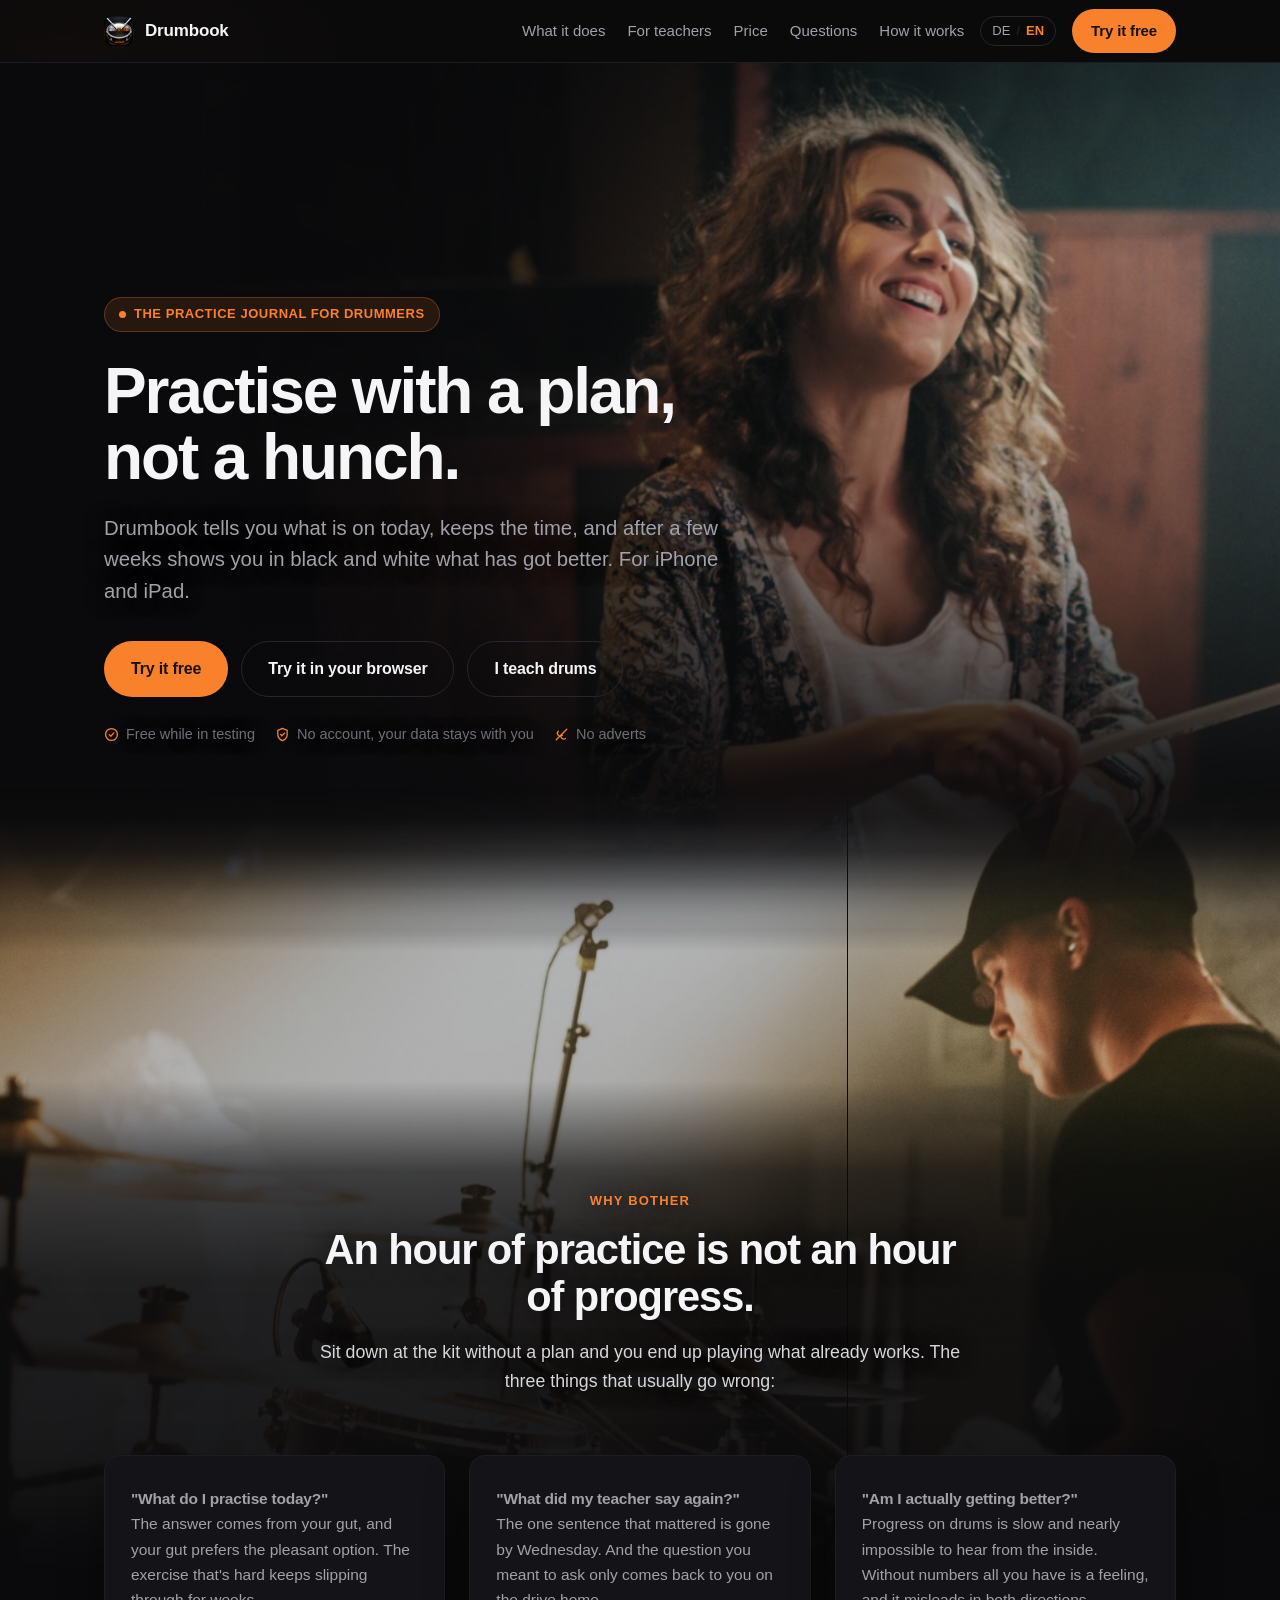
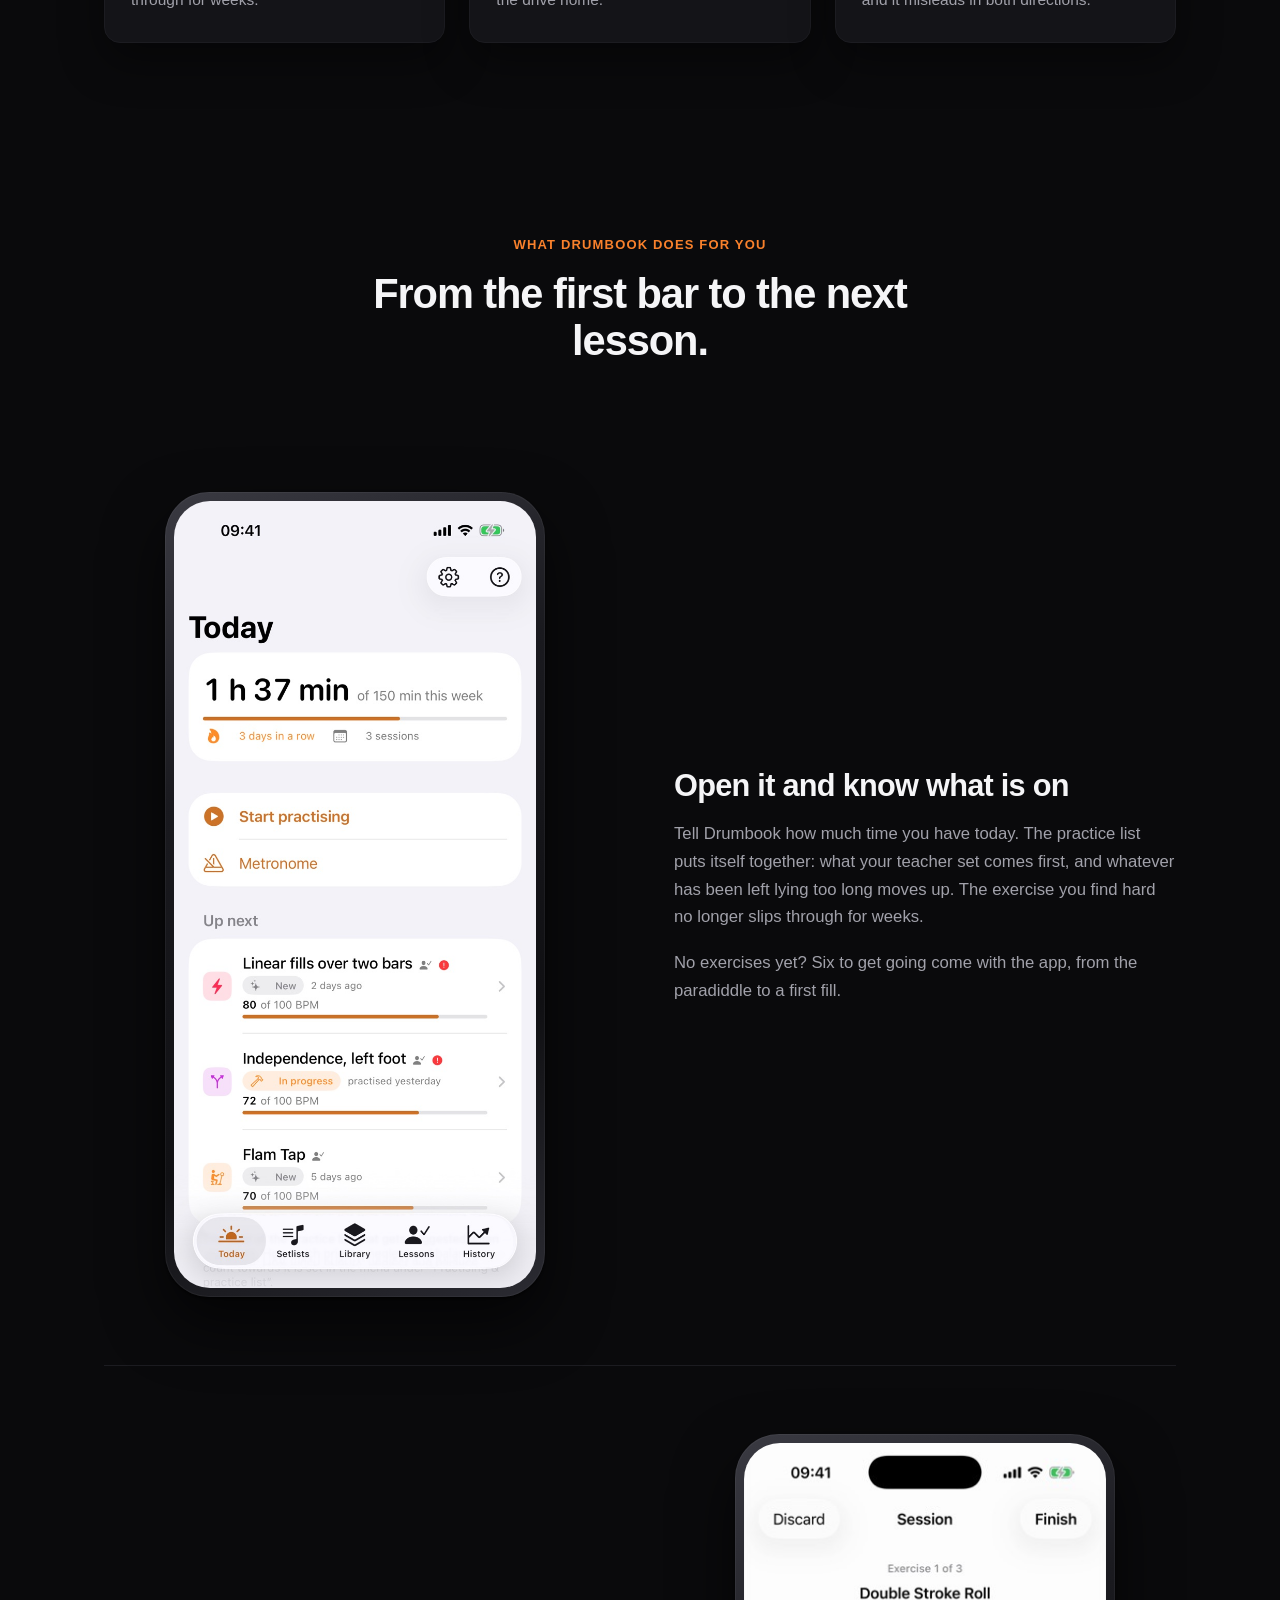
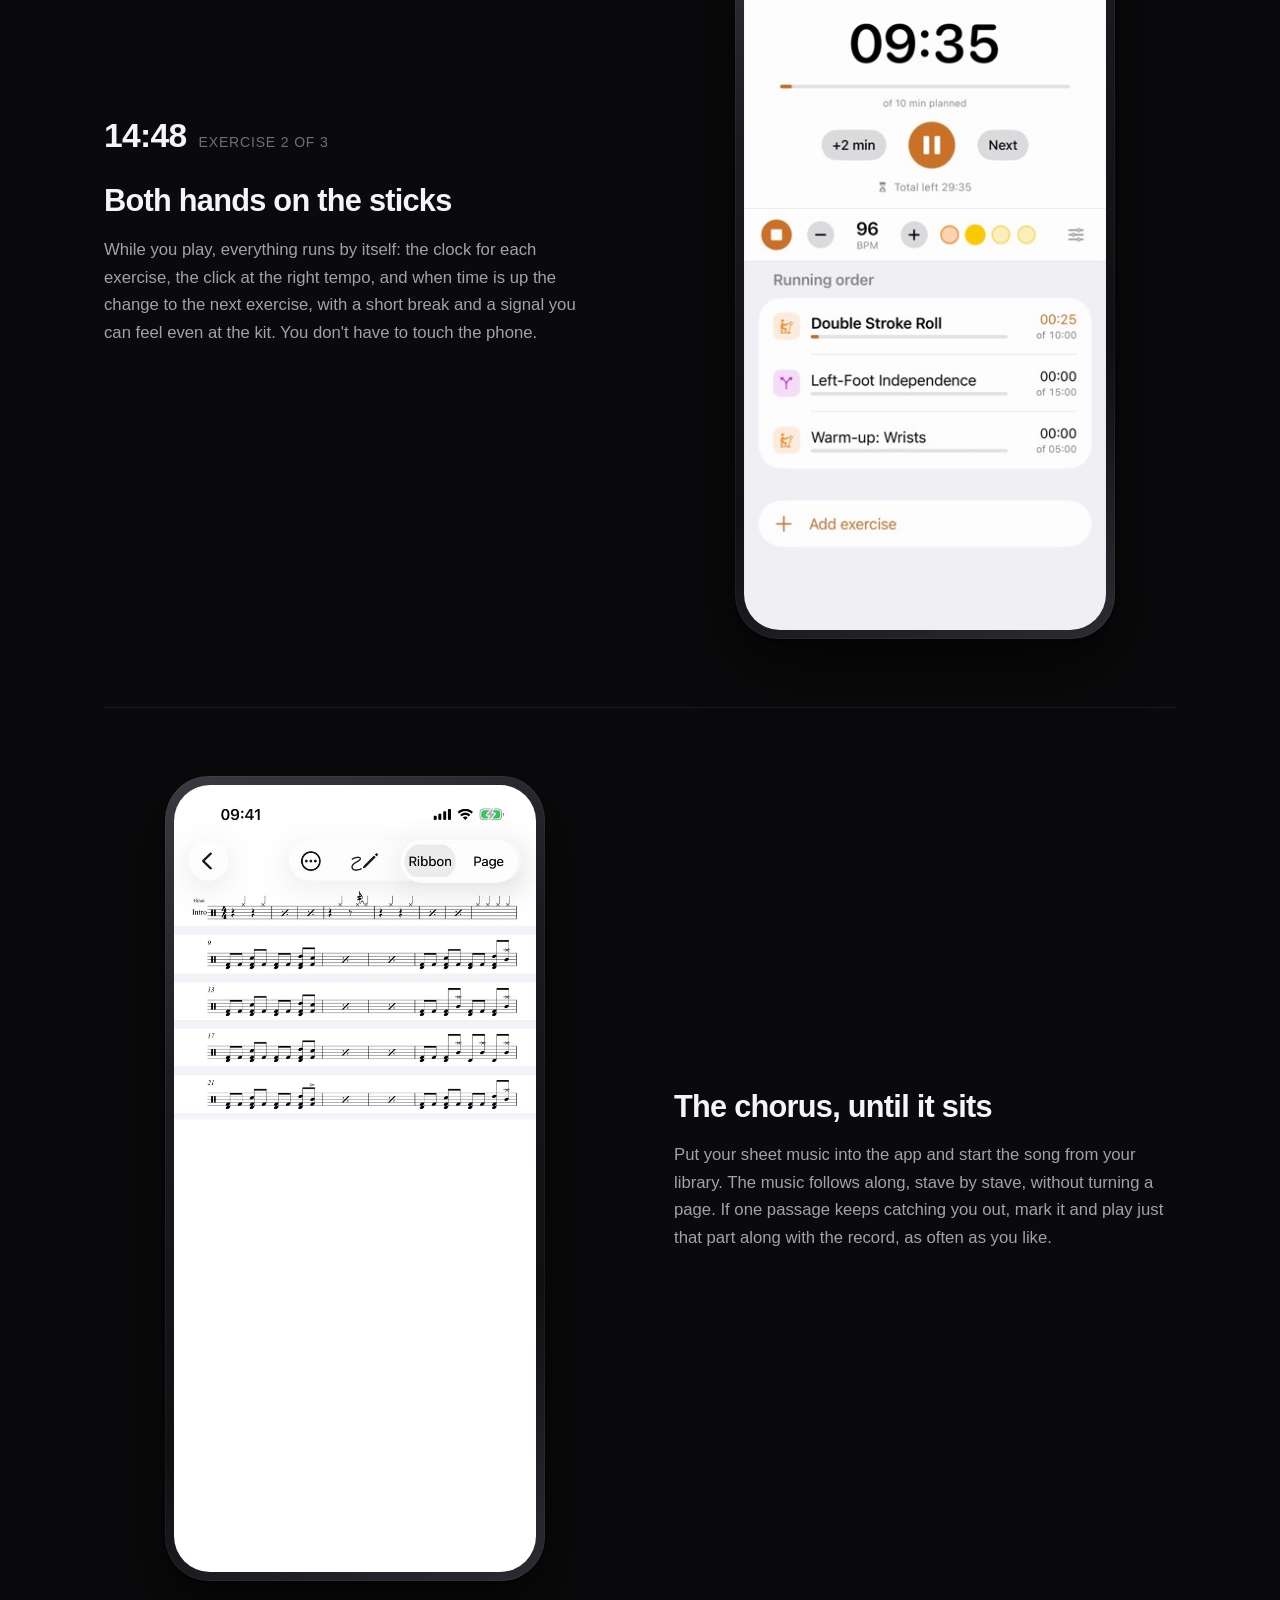
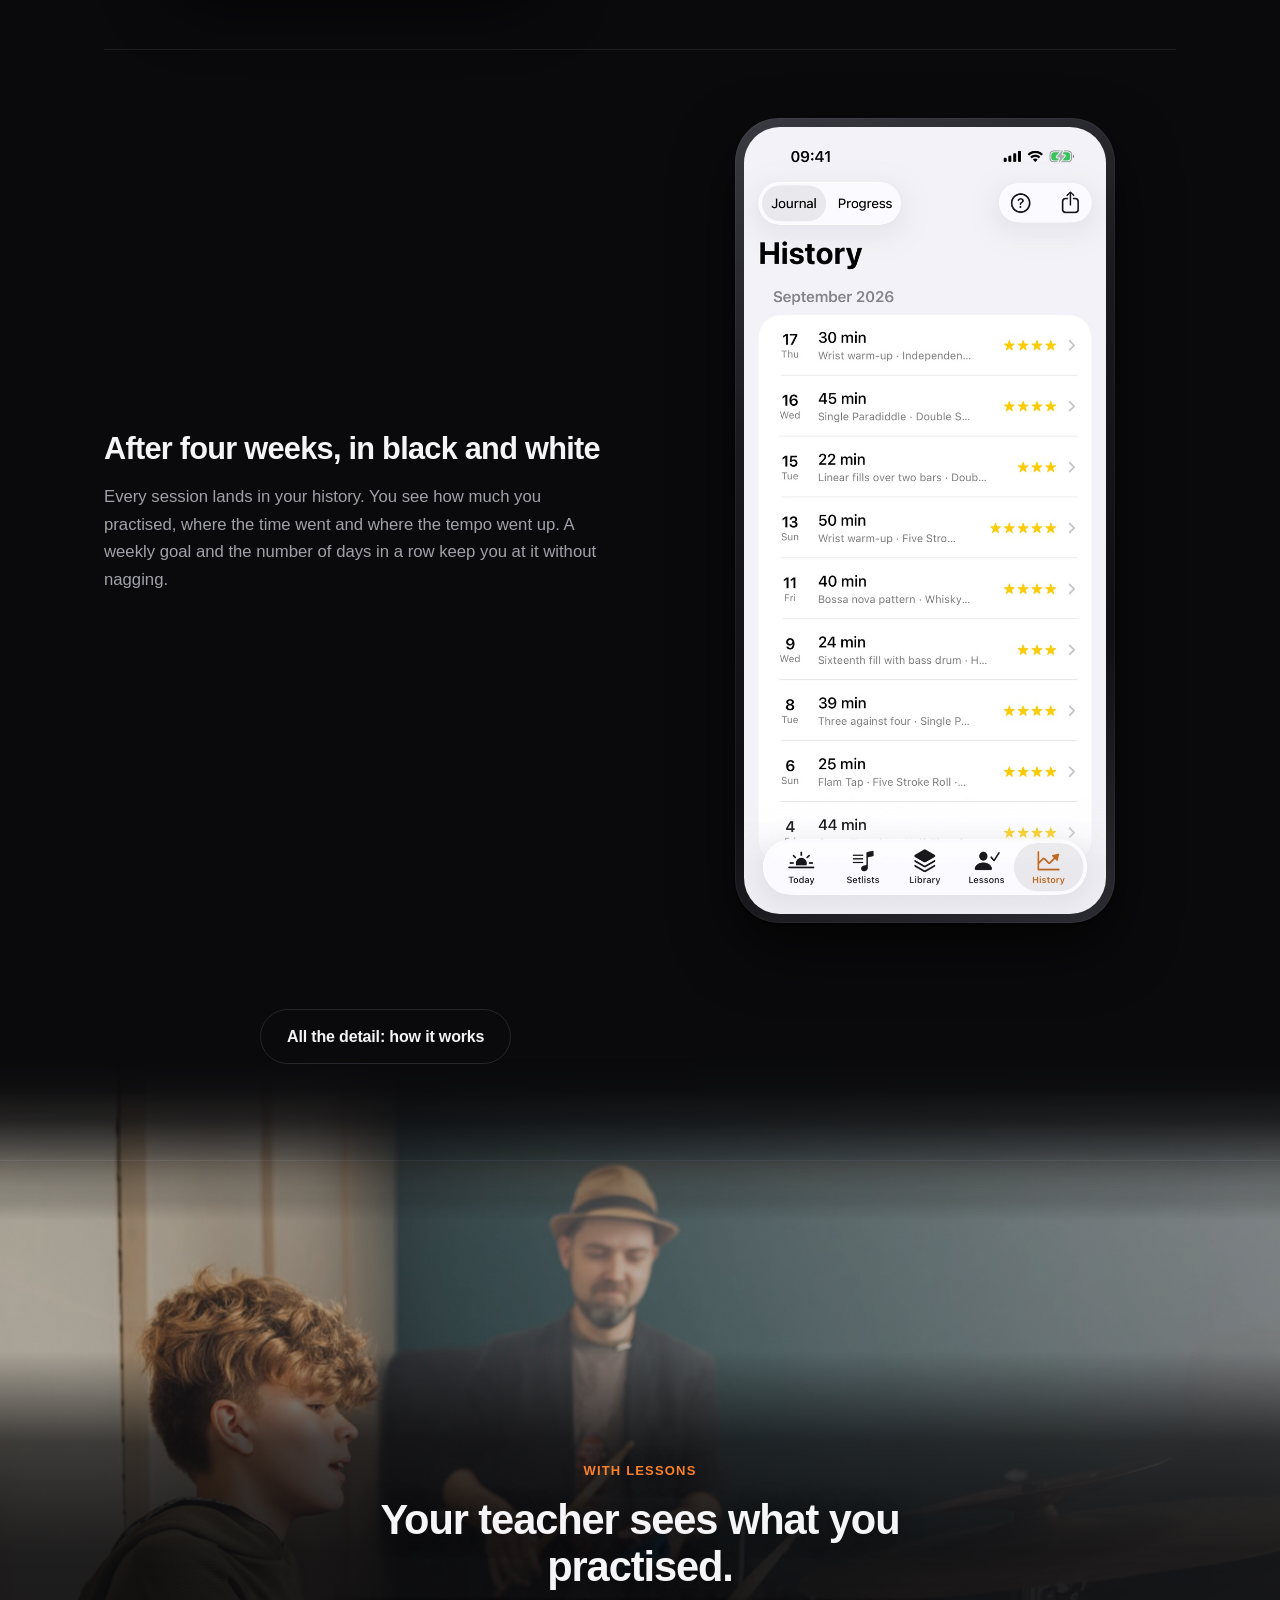
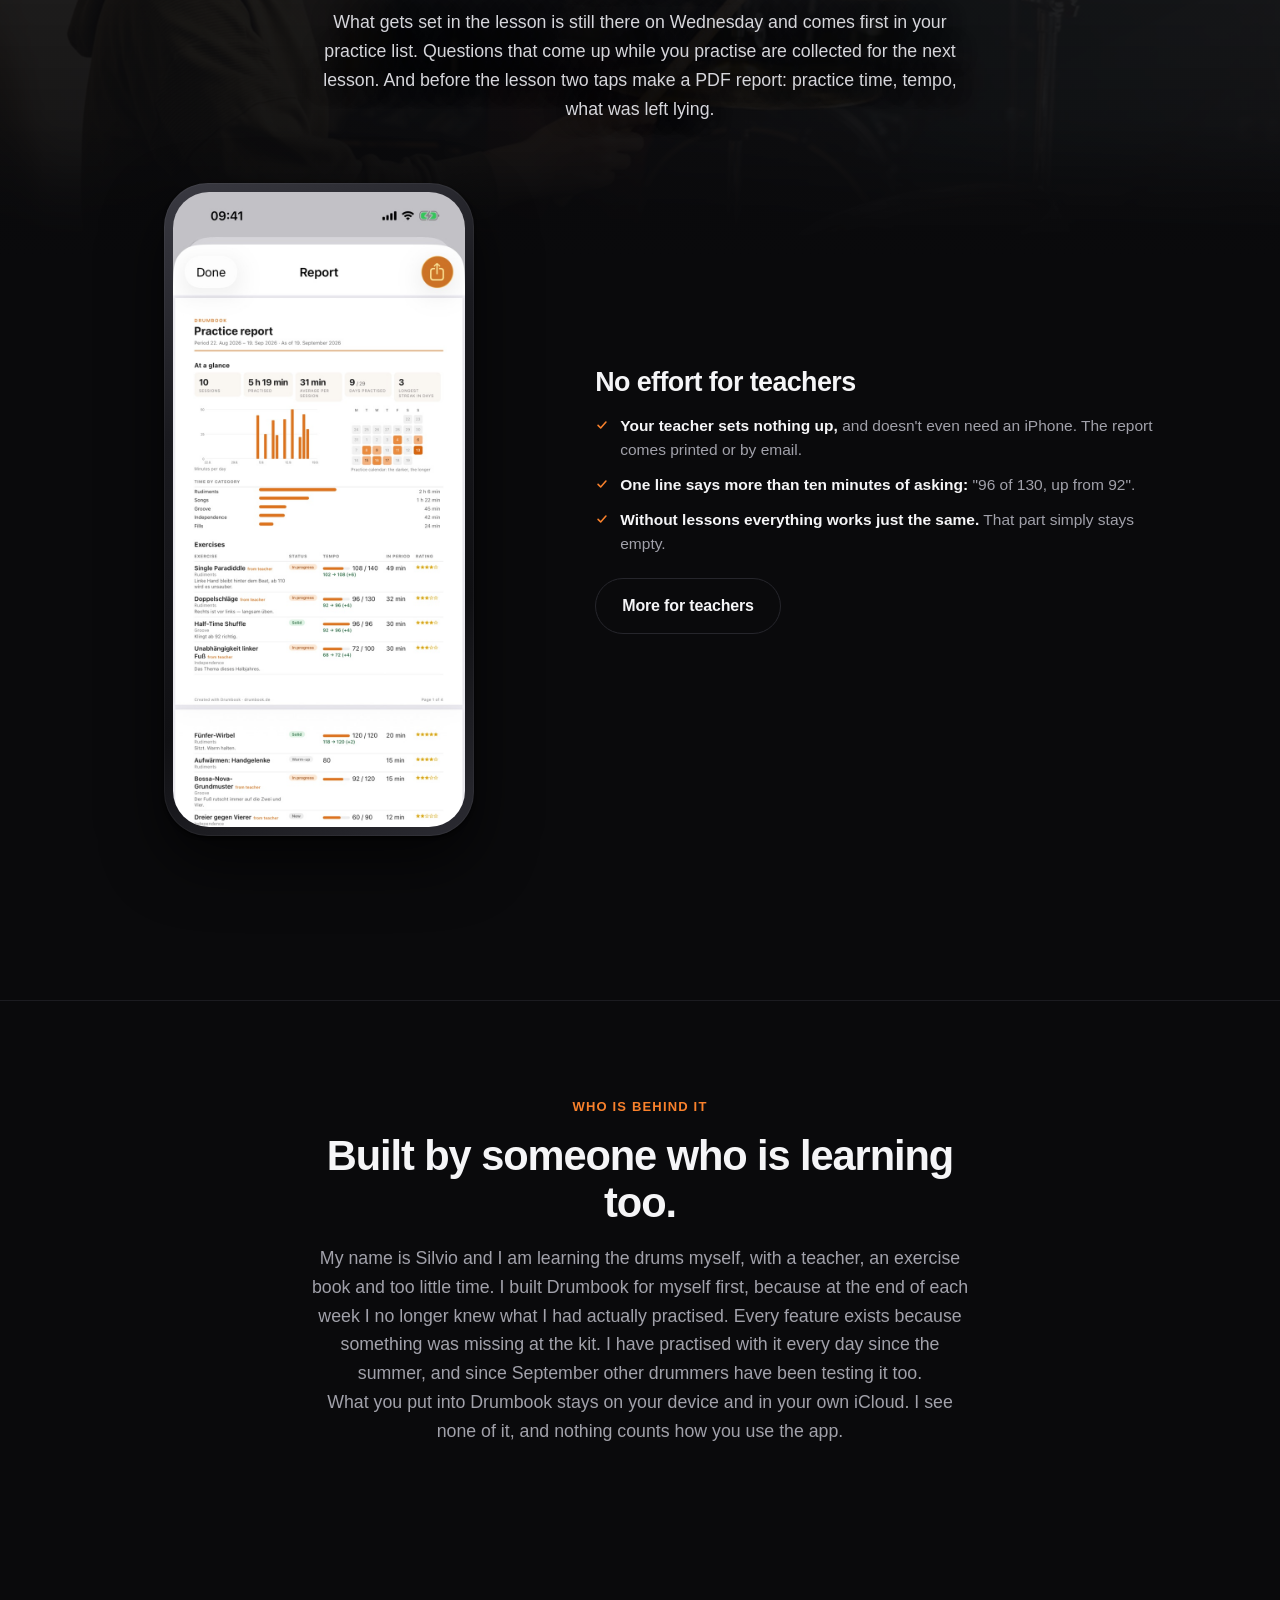
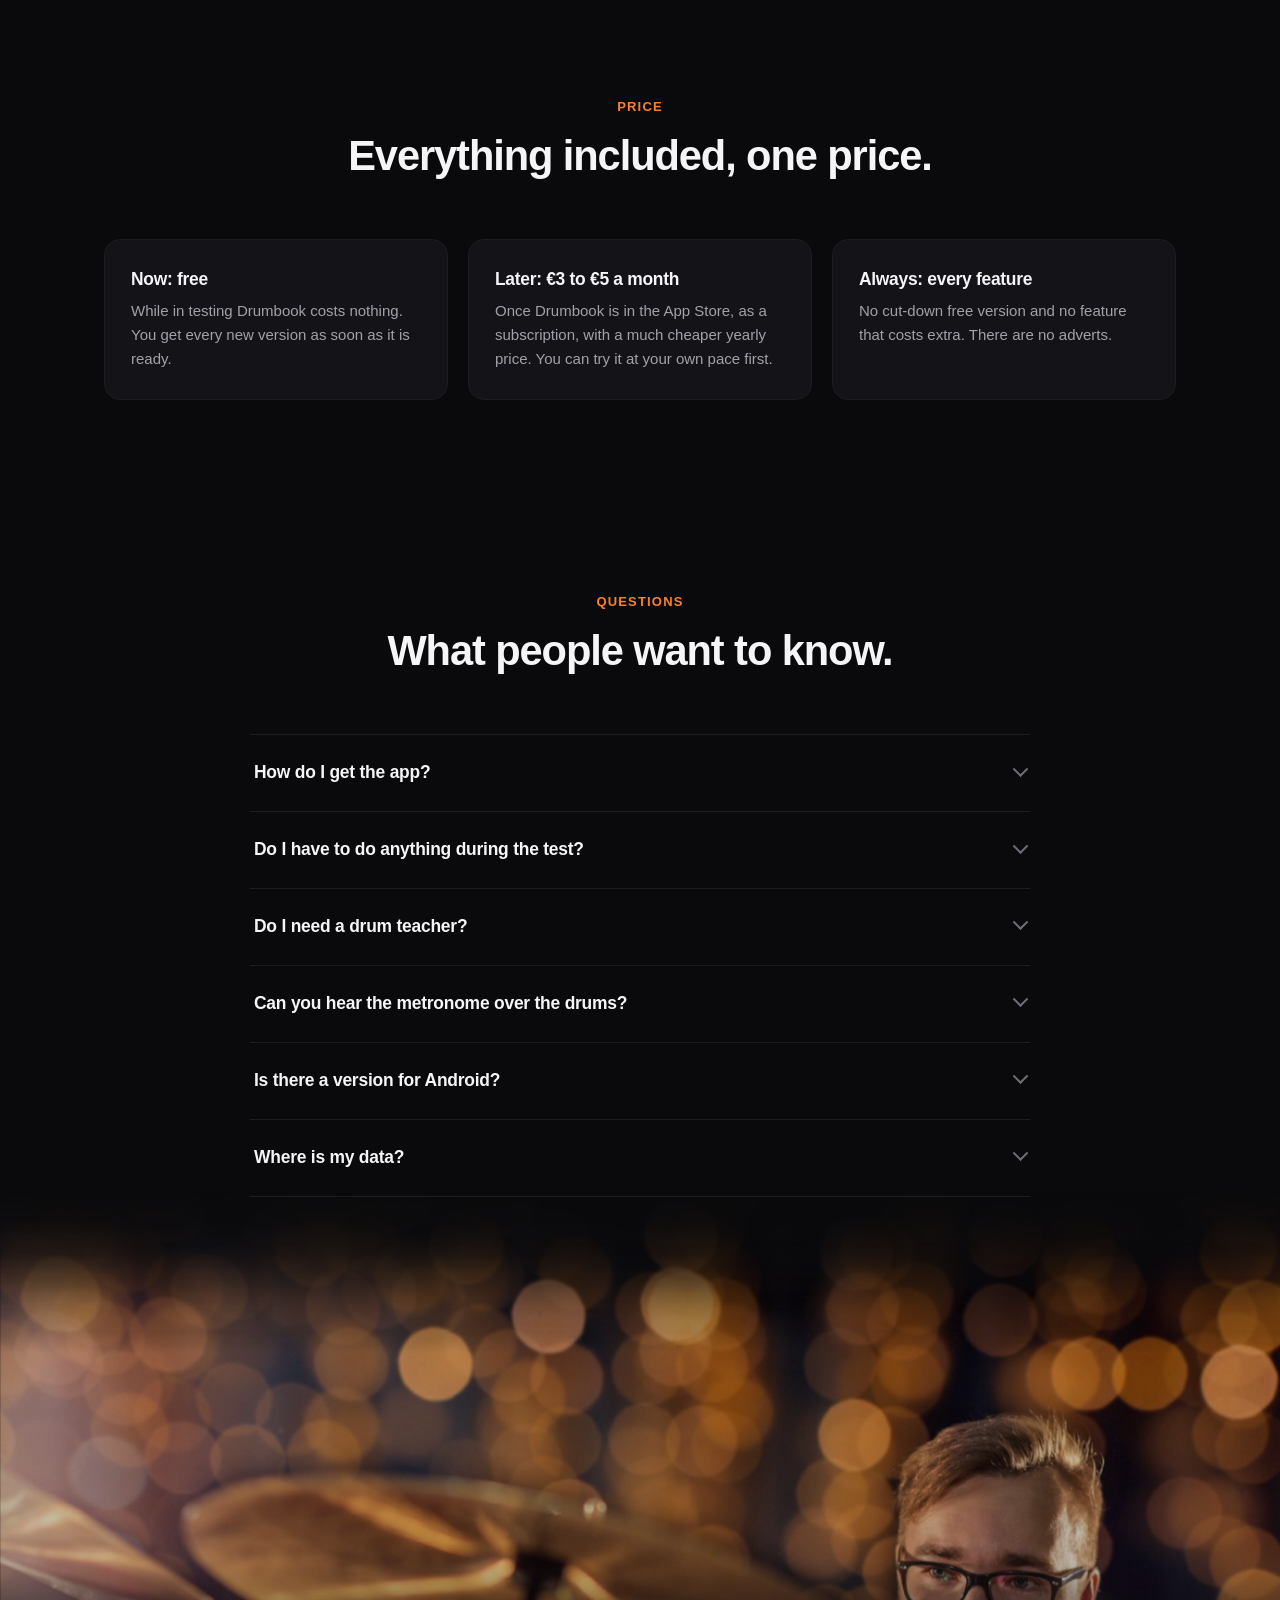
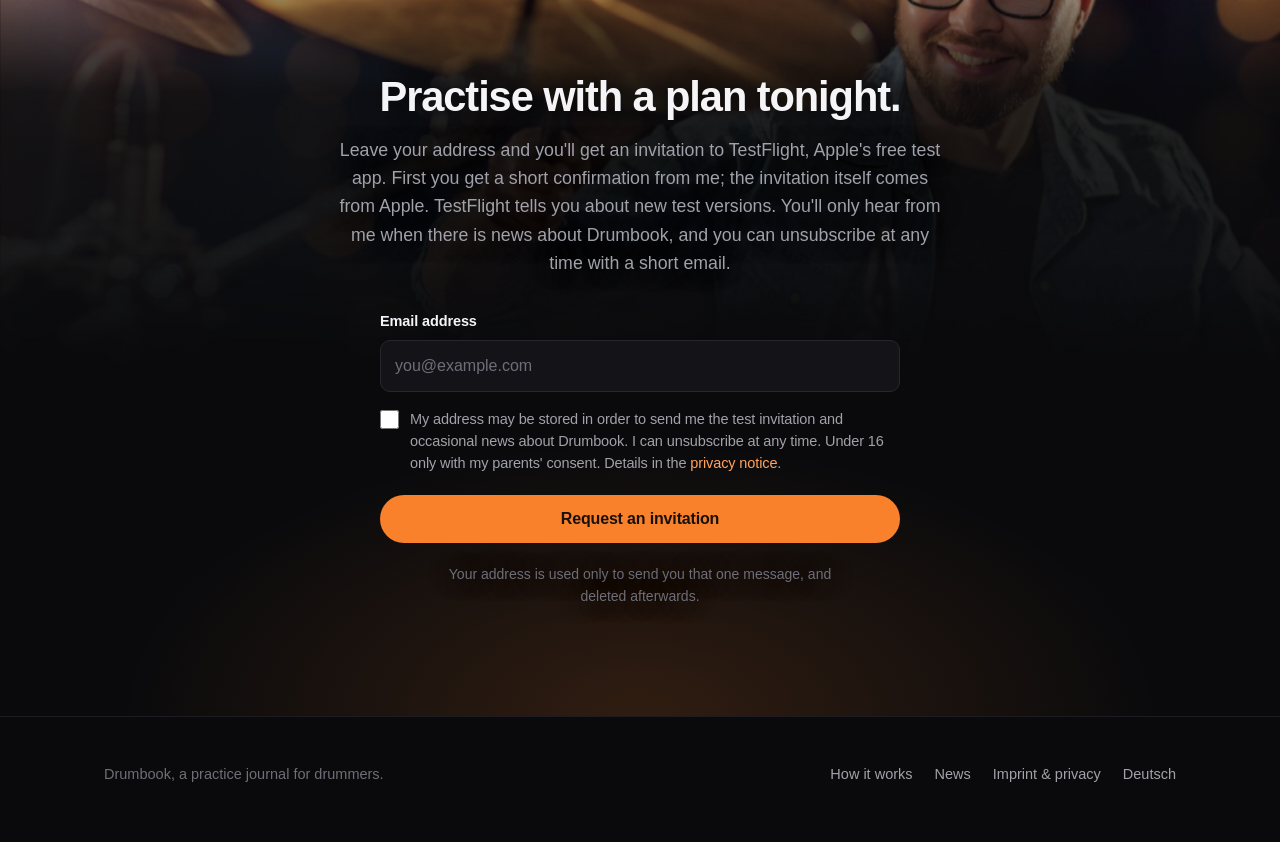
<file: en/index.html>
<!DOCTYPE html>
<html lang="en">
<head>
<meta charset="utf-8">
<meta name="viewport" content="width=device-width, initial-scale=1">
<title>Drumbook: The practice journal for drummers</title>
<meta name="description" content="Drumbook tells you what to practise today, keeps the time and shows you after a few weeks, in black and white, what has got better. The practice journal for drummers on iPhone and iPad, free while in testing.">
<meta name="theme-color" content="#0a0a0c">
<link rel="canonical" href="https://drumbook.de/en/">
<link rel="alternate" hreflang="de" href="https://drumbook.de/">
<link rel="alternate" hreflang="en" href="https://drumbook.de/en/">
<link rel="icon" href="../assets/favicon.png" type="image/png">
<link rel="apple-touch-icon" href="../assets/icon-180.png">
<meta property="og:type" content="website">
<meta property="og:title" content="Drumbook: The practice journal for drummers">
<meta property="og:description" content="Practise with a plan, not a hunch. Know what is on today, keep both hands on the sticks, and see in black and white what has got better.">
<meta property="og:image" content="https://drumbook.de/assets/og-card-en.jpg">
<meta property="og:image:width" content="1200">
<meta property="og:image:height" content="630">
<meta property="og:image:alt" content="Drumbook on an iPhone: a practice session running, with a countdown, the metronome and the running order.">
<meta property="og:url" content="https://drumbook.de/en/">
<meta property="og:site_name" content="Drumbook">
<meta property="og:locale" content="en_GB">
<meta name="twitter:card" content="summary_large_image">
<meta name="twitter:image" content="https://drumbook.de/assets/og-card-en.jpg">
<link rel="stylesheet" href="../assets/style.css">
</head>
<body>

<a class="skip" href="#main">Skip to content</a>

<header class="nav">
  <div class="wrap nav__in">
    <a class="brand" href="./">
      <img src="../assets/icon-180.png" alt="" width="30" height="30">
      Drumbook
    </a>
    <nav class="nav__links" aria-label="Sections">
      <a href="#features">What it does</a>
      <a href="teacher/">For teachers</a>
      <a href="#price">Price</a>
      <a href="#faq">Questions</a>
      <a href="how-it-works/">How it works</a>
    </nav>
    <p class="lang">
      <a href="../" hreflang="de">DE</a>
      <span aria-hidden="true">/</span>
      <a href="./" aria-current="page" hreflang="en">EN</a>
    </p>
    <a class="btn btn--primary btn--sm" href="#notify">Try it free</a>
  </div>
  <div class="nav__spur" aria-hidden="true"><i></i></div>
</header>

<main id="main">

<!-- ============ Hero ============ -->
<section class="hero hero--lachen">
  <div class="hero__foto" aria-hidden="true">
    <img src="../assets/foto/lachen-1800.jpg"
         srcset="../assets/foto/lachen-900.jpg 900w, ../assets/foto/lachen-1800.jpg 1800w"
         sizes="100vw" width="1800" height="1200" fetchpriority="high"
         alt="">
  </div>

  <div class="wrap hero__in">
    <div class="hero__grid">
      <div>
        <p class="eyebrow">The practice journal for drummers</p>
        <h1>Practise with a plan, not a&nbsp;hunch.</h1>
        <p class="hero__sub">
          Drumbook tells you what is on today, keeps the time, and after a few
          weeks shows you in black and white what has got better. For iPhone
          and iPad.
        </p>
        <div class="hero__cta">
          <a class="btn btn--primary" href="#notify">Try it free</a>
          <a class="btn btn--ghost" href="try/">Try it in your browser</a>
          <a class="btn btn--ghost" href="teacher/">I teach drums</a>
        </div>
        <ul class="trust">
          <li>
            <svg width="15" height="15" viewBox="0 0 16 16" fill="none" aria-hidden="true"><circle cx="8" cy="8" r="6.3" stroke="currentColor" stroke-width="1.4"/><path d="M5.6 8.1l1.7 1.7 3.2-3.5" stroke="currentColor" stroke-width="1.4" stroke-linecap="round" stroke-linejoin="round"/></svg>
            Free while in testing
          </li>
          <li>
            <svg width="15" height="15" viewBox="0 0 16 16" fill="none" aria-hidden="true"><path d="M8 1.5 3 3.6v4.1c0 3 2.1 5.8 5 6.8 2.9-1 5-3.8 5-6.8V3.6L8 1.5Z" stroke="currentColor" stroke-width="1.4" stroke-linejoin="round"/><path d="m5.9 7.9 1.5 1.5 2.8-2.9" stroke="currentColor" stroke-width="1.4" stroke-linecap="round" stroke-linejoin="round"/></svg>
            No account, your data stays with you
          </li>
          <li>
            <svg width="15" height="15" viewBox="0 0 16 16" fill="none" aria-hidden="true"><path d="M2.4 13.6 13.6 2.4M4.6 4.6a3 3 0 1 0 4.3 4.3M8 8a3 3 0 0 0 4.2 4.2" stroke="currentColor" stroke-width="1.4" stroke-linecap="round"/></svg>
            No adverts
          </li>
        </ul>
      </div>
    </div>
  </div>
</section>

<!-- ============ Why ============ -->
<section class="band buehne buehne--gegenlicht">
  <div class="buehne__foto" aria-hidden="true">
    <img src="../assets/foto/gegenlicht-1800.jpg"
         srcset="../assets/foto/gegenlicht-900.jpg 900w, ../assets/foto/gegenlicht-1800.jpg 1800w"
         sizes="100vw" width="1800" height="1200" loading="lazy" alt="">
  </div>
  <div class="wrap">
    <div class="head">
      <p class="kicker">Why bother</p>
      <h2>An hour of practice is not an hour of progress.</h2>
      <p class="lede">
        Sit down at the kit without a plan and you end up playing what already
        works. The three things that usually go wrong:
      </p>
    </div>
    <div class="problems">
      <div class="problem">
        <p class="problem__q">"What do I practise today?"</p>
        <p>
          The answer comes from your gut, and your gut prefers the pleasant
          option. The exercise that's hard keeps slipping through for weeks.
        </p>
      </div>
      <div class="problem">
        <p class="problem__q">"What did my teacher say again?"</p>
        <p>
          The one sentence that mattered is gone by Wednesday. And the
          question you meant to ask only comes back to you on the drive home.
        </p>
      </div>
      <div class="problem">
        <p class="problem__q">"Am I actually getting better?"</p>
        <p>
          Progress on drums is slow and nearly impossible to hear from the
          inside. Without numbers all you have is a feeling, and it misleads
          in both directions.
        </p>
      </div>
    </div>
  </div>
</section>

<!-- ============ What it does ============ -->
<section class="band" id="features">
  <div class="wrap">
    <div class="head">
      <p class="kicker">What Drumbook does for you</p>
      <h2>From the first bar to the next lesson.</h2>
    </div>

    <div class="feature">
      <div class="feature__text">
        <h3>Open it and know what is on</h3>
        <p>
          Tell Drumbook how much time you have today. The practice list puts
          itself together: what your teacher set comes first, and whatever has
          been left lying too long moves up. The exercise you find hard no
          longer slips through for weeks.
        </p>
        <p>
          No exercises yet? Six to get going come with the app, from the
          paradiddle to a first fill.
        </p>
      </div>
      <div class="feature__media">
        <div class="phone">
          <img src="../assets/shots/en/01-heute.jpg" alt="The Today screen: practice time this week, the Start practising button and the suggested exercises with their tempo." width="700" height="1522" loading="lazy">
        </div>
      </div>
    </div>

    <div class="feature">
      <div class="feature__text">
        <p class="uhr" aria-hidden="true">
          <span class="uhr__zeit" data-uhr="888">14:48</span>
          <span class="uhr__was">Exercise 2 of 3</span>
        </p>
        <h3>Both hands on the sticks</h3>
        <p>
          While you play, everything runs by itself: the clock for each
          exercise, the click at the right tempo, and when time is up the
          change to the next exercise, with a short break and a signal you can
          feel even at the kit. You don't have to touch the phone.
        </p>
      </div>
      <div class="feature__media">
        <div class="phone">
          <video class="phone__film"
                 poster="../assets/video/session-en-poster.jpg"
                 width="800" height="1739"
                 muted loop playsinline preload="metadata"
                 aria-label="A practice session running in Drumbook: exercise 2 of 3, the countdown running, the metronome at 72 BPM, and at the change the app shows the break and what comes next.">
            <source src="../assets/video/session-en.mp4" type="video/mp4">
          </video>
        </div>
      </div>
    </div>

    <div class="feature">
      <div class="feature__text">
        <h3>The chorus, until it sits</h3>
        <p>
          Put your sheet music into the app and start the song from your
          library. The music follows along, stave by stave, without turning a
          page. If one passage keeps catching you out, mark it and play just
          that part along with the record, as often as you like.
        </p>
      </div>
      <div class="feature__media">
        <div class="phone phone--band">
          <img src="../assets/shots/en/10-notenband.jpg" alt="The sheet music as one continuous ribbon: the first five staves one below the other across the full width, with no page breaks." width="700" height="1522" loading="lazy">
          <span class="zeiger" aria-hidden="true"></span>
        </div>
      </div>
    </div>

    <div class="feature">
      <div class="feature__text">
        <h3>After four weeks, in black and white</h3>
        <p>
          Every session lands in your history. You see how much you practised,
          where the time went and where the tempo went up. A weekly goal and
          the number of days in a row keep you at it without nagging.
        </p>
      </div>
      <div class="feature__media">
        <div class="phone">
          <img src="../assets/shots/en/03-verlauf.jpg" alt="The history with a bar chart of the last 14 days and, below it, time by category such as rudiments, songs, groove and fills." width="700" height="1522" loading="lazy">
        </div>
      </div>
    </div>

    <p class="teacher__more">
      <a class="btn btn--ghost" href="how-it-works/">All the detail: how it works</a>
    </p>
  </div>
</section>

<!-- ============ With a teacher ============ -->
<section class="band teacher buehne buehne--unterricht" id="teachers">
  <div class="buehne__foto" aria-hidden="true">
    <img src="../assets/foto/unterricht-1800.jpg"
         srcset="../assets/foto/unterricht-900.jpg 900w, ../assets/foto/unterricht-1800.jpg 1800w"
         sizes="100vw" width="1800" height="1200" loading="lazy" alt="">
  </div>
  <div class="wrap">
    <div class="head">
      <p class="kicker">With lessons</p>
      <h2>Your teacher sees what you practised.</h2>
      <p class="lede">
        What gets set in the lesson is still there on Wednesday and comes first
        in your practice list. Questions that come up while you practise are
        collected for the next lesson. And before the lesson two taps make a
        PDF report: practice time, tempo, what was left lying.
      </p>
    </div>
    <div class="teacher__split">
      <div class="teacher__media">
        <div class="phone">
          <img src="../assets/shots/en/09-bericht.jpg"
               alt="Page 1 of the PDF report: sessions, time practised, days practised, a bar chart of minutes per day, a practice calendar and the exercises with their tempo."
               width="700" height="1522" loading="lazy">
        </div>
      </div>
      <div class="teacher__text">
        <h3>No effort for teachers</h3>
        <ul class="points">
          <li><svg width="14" height="14" viewBox="0 0 16 16" fill="none" aria-hidden="true"><path d="m3.5 8.4 3 3 6-6.8" stroke="currentColor" stroke-width="1.8" stroke-linecap="round" stroke-linejoin="round"/></svg><span><b>Your teacher sets nothing up,</b> and doesn't even need an iPhone. The report comes printed or by email.</span></li>
          <li><svg width="14" height="14" viewBox="0 0 16 16" fill="none" aria-hidden="true"><path d="m3.5 8.4 3 3 6-6.8" stroke="currentColor" stroke-width="1.8" stroke-linecap="round" stroke-linejoin="round"/></svg><span><b>One line says more than ten minutes of asking:</b> "96 of 130, up from 92".</span></li>
          <li><svg width="14" height="14" viewBox="0 0 16 16" fill="none" aria-hidden="true"><path d="m3.5 8.4 3 3 6-6.8" stroke="currentColor" stroke-width="1.8" stroke-linecap="round" stroke-linejoin="round"/></svg><span><b>Without lessons everything works just the same.</b> That part simply stays empty.</span></li>
        </ul>
        <p style="margin-top:22px">
          <a class="btn btn--ghost" href="teacher/">More for teachers</a>
        </p>
      </div>
    </div>
  </div>
</section>

<!-- ============ Who builds it ============ -->
<section class="band" id="maker">
  <div class="wrap">
    <div class="head">
      <p class="kicker">Who is behind it</p>
      <h2>Built by someone who is learning too.</h2>
      <p class="lede">
        My name is Silvio and I am learning the drums myself, with a teacher,
        an exercise book and too little time. I built Drumbook for myself
        first, because at the end of each week I no longer knew what I had
        actually practised. Every feature exists because something was
        missing at the kit. I have practised with it every day since the
        summer, and since September other drummers have been testing it too.
      </p>
      <p class="lede">
        What you put into Drumbook stays on your device and in your own
        iCloud. I see none of it, and nothing counts how you use the app.
      </p>
    </div>
  </div>
</section>

<!-- ============ Price ============ -->
<section class="band" id="price">
  <div class="wrap">
    <div class="head">
      <p class="kicker">Price</p>
      <h2>Everything included, one price.</h2>
    </div>
    <div class="grid grid--drei">
      <div class="card">
        <h3>Now: free</h3>
        <p>
          While in testing Drumbook costs nothing. You get every new version as
          soon as it is ready.
        </p>
      </div>
      <div class="card">
        <h3>Later: €3 to €5 a month</h3>
        <p>
          Once Drumbook is in the App Store, as a subscription, with a much
          cheaper yearly price. You can try it at your own pace first.
        </p>
      </div>
      <div class="card">
        <h3>Always: every feature</h3>
        <p>
          No cut-down free version and no feature that costs extra. There are
          no adverts.
        </p>
      </div>
    </div>
  </div>
</section>

<!-- ============ FAQ ============ -->
<section class="band" id="faq">
  <div class="wrap">
    <div class="head">
      <p class="kicker">Questions</p>
      <h2>What people want to know.</h2>
    </div>
    <div class="faq">
      <details>
        <summary>How do I get the app?</summary>
        <p>
          Drumbook is not in the App Store yet; it is being tested through
          TestFlight, Apple's free app for test versions. Leave your address
          below and you'll get an invitation by email. Then install TestFlight,
          install Drumbook, done.
        </p>
      </details>
      <details>
        <summary>Do I have to do anything during the test?</summary>
        <p>
          No. Use the app the way you practise. If something strikes you, you
          can report it straight from the app, with a screenshot. Every report
          gets read.
        </p>
      </details>
      <details>
        <summary>Do I need a drum teacher?</summary>
        <p>
          No. If you practise on your own, you use the practice list, clock,
          metronome and history just the same. The lessons part simply stays
          empty.
        </p>
      </details>
      <details>
        <summary>Can you hear the metronome over the drums?</summary>
        <p>
          Not reliably through a phone speaker. Headphones belong at the kit.
          If they get unplugged, the click stops rather than suddenly playing
          through the speaker.
        </p>
      </details>
      <details>
        <summary>Is there a version for Android?</summary>
        <p>
          Not yet. iPhone and iPad come first, Android is planned after that.
          There is no date yet.
        </p>
      </details>
      <details>
        <summary>Where is my data?</summary>
        <p>
          On your device. If you have an iPhone and an iPad, they stay in step
          through your own iCloud. On top of that there is a backup as a file
          that you keep yourself and read back in on a new device.
          <a href="legal.html">Privacy in detail &rarr;</a>
        </p>
      </details>
    </div>
  </div>
</section>

<!-- ============ Final ============ -->
<section class="final" id="notify">
  <div class="buehne__foto" aria-hidden="true">
    <img src="../assets/foto/buehne-1800.jpg"
         srcset="../assets/foto/buehne-900.jpg 900w, ../assets/foto/buehne-1800.jpg 1800w"
         sizes="100vw" width="1800" height="1163" loading="lazy" alt="">
  </div>
  <div class="wrap final__in">
    <h2>Practise with a plan tonight.</h2>
    <p>
      Leave your address and you'll get an invitation to TestFlight, Apple's
      free test app. First you get a short confirmation from me; the invitation itself comes from Apple. TestFlight tells you about new test versions. You'll only hear from me when there is news about Drumbook, and you can unsubscribe at any time with a short email.
    </p>
    <!-- The form only appears once data-endpoint below holds the address of
         the Apps Script web app. Until then the email route stays. -->
    <form class="form form--js" data-herkunft="start-schluss" data-endpoint="https://script.google.com/macros/s/AKfycbw_ZzSaw0S7gIh-c6einN0JU_R3GaTFa71MdC_m7PH7CKL6129PjG6TRqX0ewIqt7y_rw/exec" novalidate>
      <div class="form__row">
        <label for="f-email">Email address</label>
        <input type="email" id="f-email" name="email" required
               autocomplete="email" inputmode="email"
               placeholder="you@example.com">
      </div>
      <div class="form__pot" aria-hidden="true">
        <label for="f-website">Please leave this field empty</label>
        <input type="text" id="f-website" name="website" tabindex="-1" autocomplete="off">
      </div>

      <div class="form__consent">
        <input type="checkbox" id="f-einwilligung" name="einwilligung" value="yes">
        <label for="f-einwilligung">
          My address may be stored in order to send me the test invitation and
          occasional news about Drumbook. I can unsubscribe at any time. Under 16
          only with my parents' consent. Details in the
          <a href="legal.html">privacy notice</a>.
        </label>
      </div>

      <button class="btn btn--primary" type="submit">Request an invitation</button>
      <p class="form__status" role="status" aria-live="polite"></p>
    </form>

    <div class="form__ohne-js">
      <a class="btn btn--primary"
         href="mailto:silvio@drumbook.de?subject=Drumbook%3A%20notify%20me&amp;body=Hello%2C%0A%0Aplease%20let%20me%20know%20when%20Drumbook%20is%20ready%20to%20try.%0A%0AThanks%2C%0A">
        Write an email
      </a>
      <p class="note">
        Opens your email app with the text ready. If that doesn't work for you,
        just write to
        <a href="mailto:silvio@drumbook.de">silvio@drumbook.de</a>
        yourself.
      </p>
    </div>

    <p class="note">
      Your address is used only to send you that one message, and deleted
      afterwards.
    </p>
  </div>
</section>

</main>

<footer class="foot">
  <div class="wrap foot__in">
    <p style="margin:0">Drumbook, a practice journal for drummers.</p>
    <nav class="foot__links" aria-label="Legal">
      <a href="how-it-works/">How it works</a>
      <a href="news.html">News</a>
      <a href="legal.html">Imprint &amp; privacy</a>
      <a href="../" hreflang="de">Deutsch</a>
    </nav>
  </div>
</footer>

<script src="../assets/anim.js" defer></script>
<script src="../assets/form.js" defer></script>

</body>
</html>
</file>
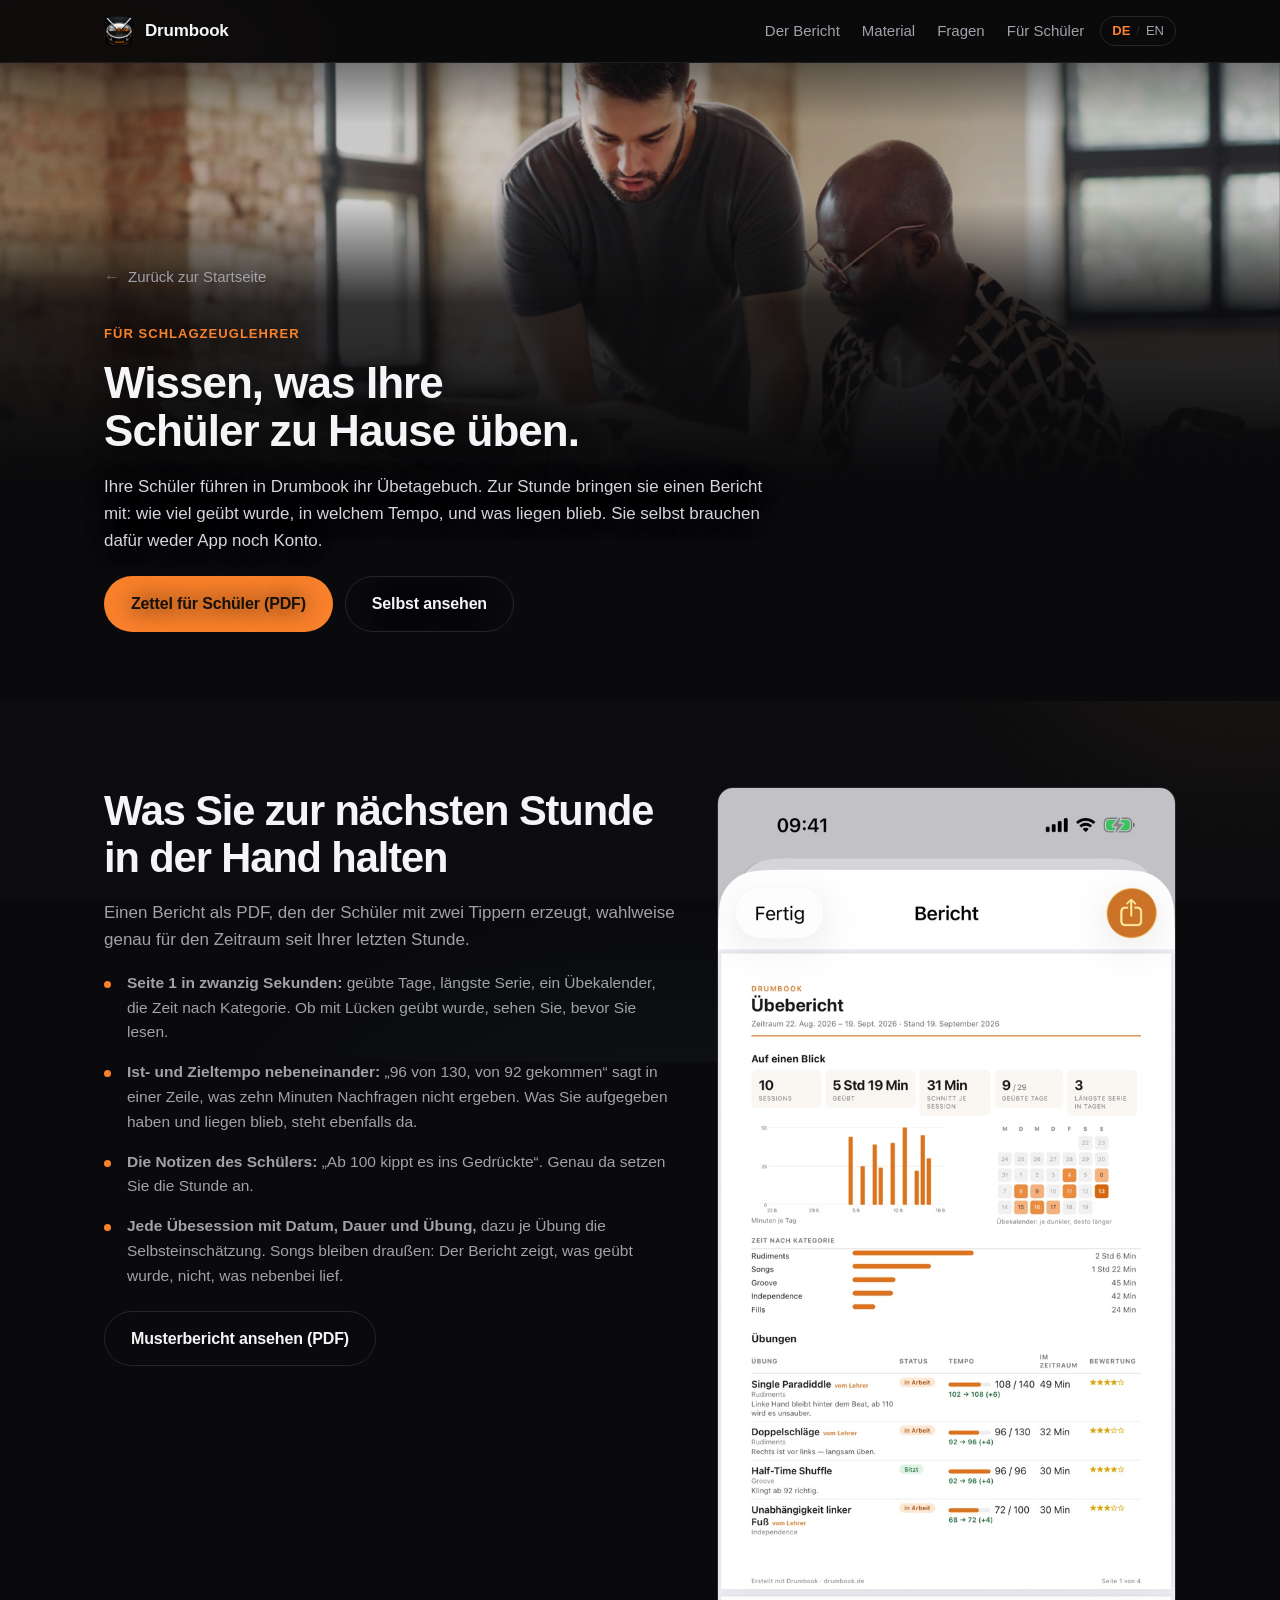
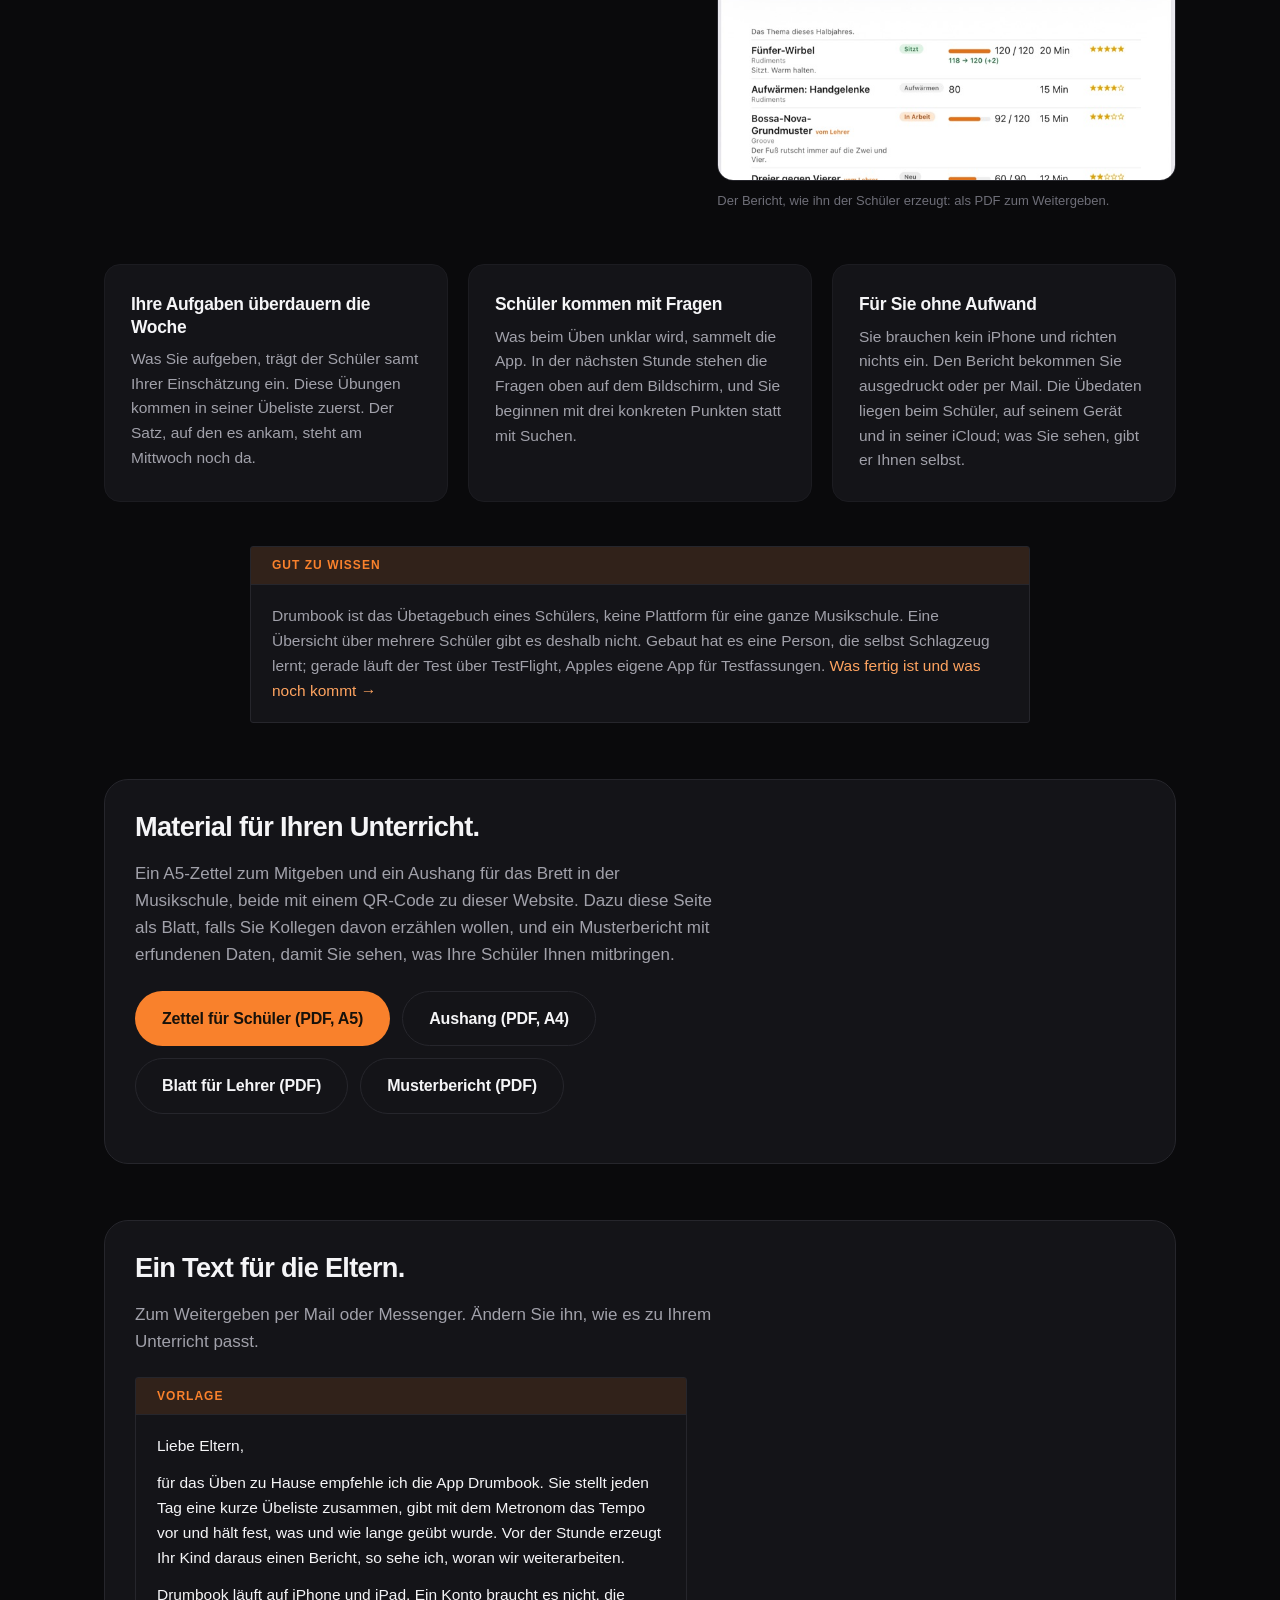
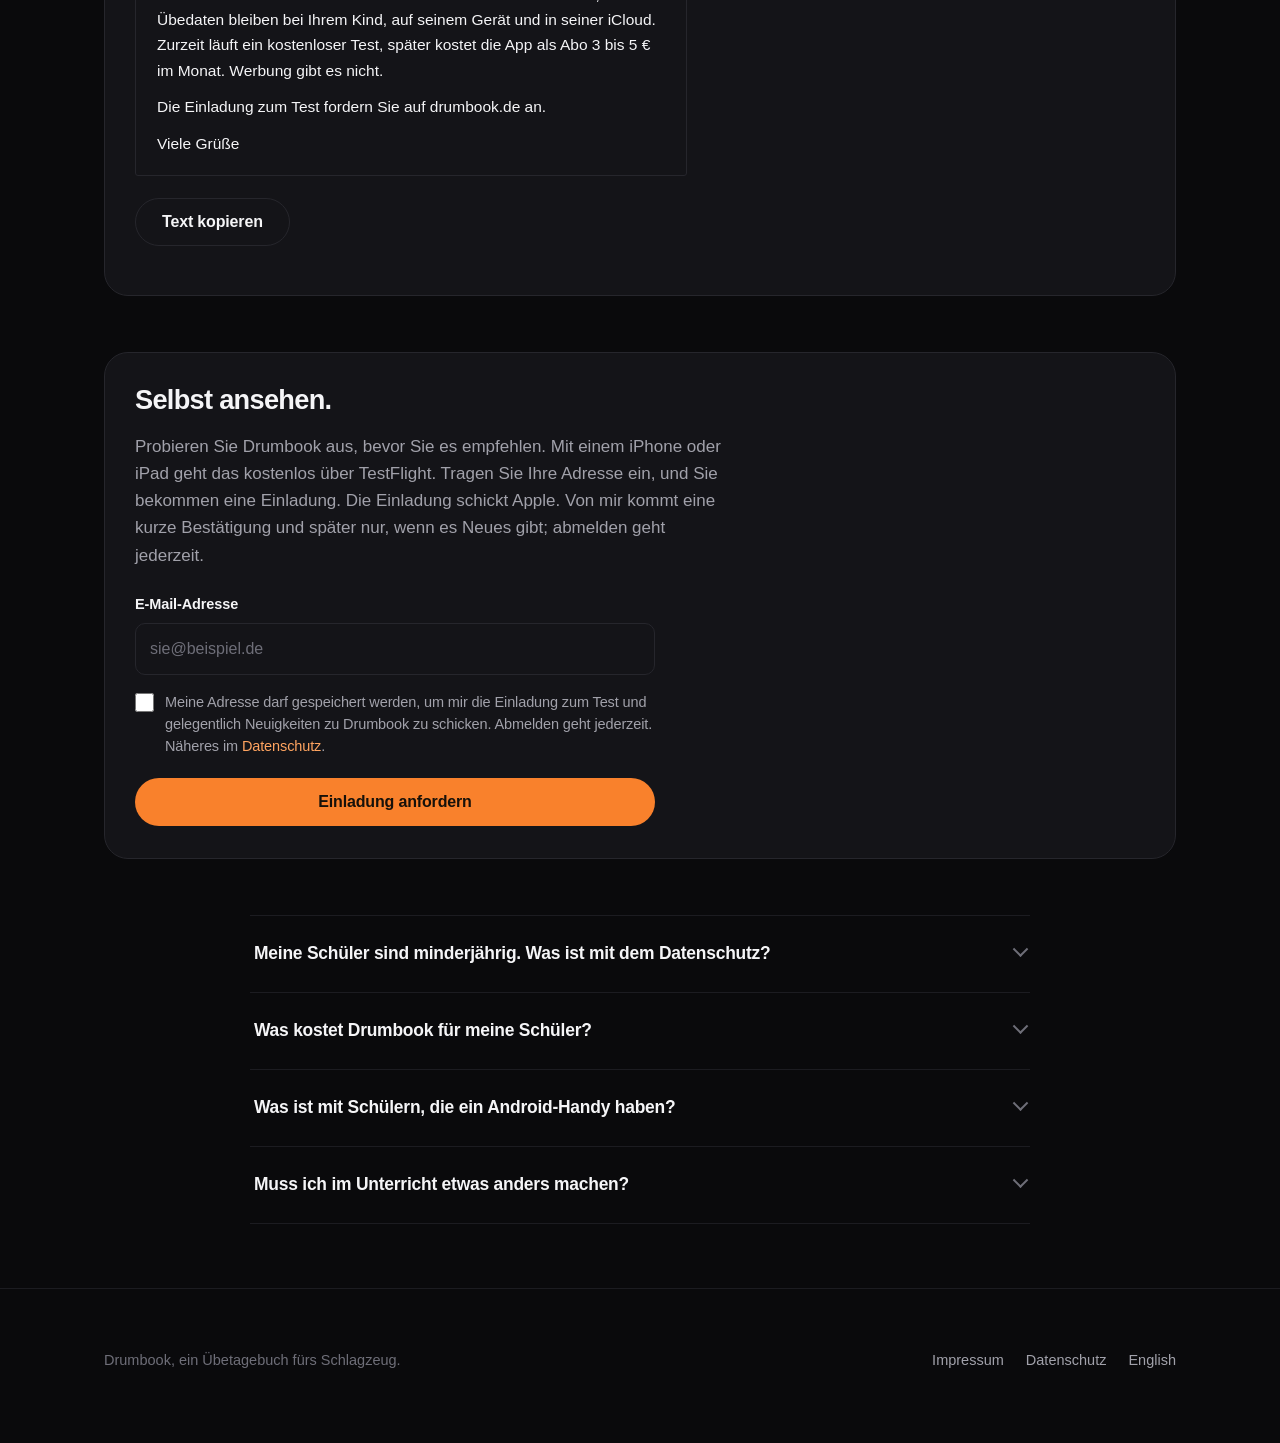
<file: lehrer/index.html>
<!DOCTYPE html>
<html lang="de">
<head>
<meta charset="utf-8">
<meta name="viewport" content="width=device-width, initial-scale=1">
<title>Drumbook für Schlagzeuglehrer</title>
<meta name="description" content="Wissen, was Ihre Schüler zu Hause üben: Mit Drumbook bringen Schüler einen Bericht als PDF in die Stunde. Übezeit, Tempo und was liegen blieb. Sie selbst brauchen dafür weder App noch Konto.">
<meta name="theme-color" content="#0a0a0c">
<link rel="canonical" href="https://drumbook.de/lehrer/">
<link rel="alternate" hreflang="de" href="https://drumbook.de/lehrer/">
<link rel="alternate" hreflang="en" href="https://drumbook.de/en/teacher/">
<link rel="icon" href="../assets/favicon.png" type="image/png">
<link rel="apple-touch-icon" href="../assets/icon-180.png">
<meta property="og:type" content="website">
<meta property="og:title" content="Drumbook für Schlagzeuglehrer">
<meta property="og:description" content="Ein Bericht als PDF statt eines Schulterzuckens. Ihre Schüler führen das Übetagebuch, Sie bekommen den Überblick, ohne selbst etwas einzurichten.">
<meta property="og:image" content="https://drumbook.de/assets/og-card.jpg">
<meta property="og:image:width" content="1200">
<meta property="og:image:height" content="630">
<meta property="og:url" content="https://drumbook.de/lehrer/">
<meta property="og:site_name" content="Drumbook">
<meta property="og:locale" content="de_DE">
<meta name="twitter:card" content="summary_large_image">
<meta name="twitter:image" content="https://drumbook.de/assets/og-card.jpg">
<link rel="stylesheet" href="../assets/style.css">
<style>
.lp        { padding: 30px 0 64px; }
/* Mit Kopfbühne kein Abstand darüber, sonst steht unter der Navigation ein
   Streifen Seitengrund, bevor das Foto beginnt. */
.lp--buehne { padding-top: 0; }
.lp__head  { max-width: 660px; }
.lp__kick  { color: var(--accent); font-size: 13px; font-weight: 650;
             letter-spacing: .08em; text-transform: uppercase; margin-bottom: 14px; }
.lp h1     { font-size: clamp(1.85rem, 5.4vw, 2.75rem); line-height: 1.1;
             letter-spacing: -.022em; margin-bottom: 14px; text-wrap: balance; }
.lp__sub   { font-size: 1.06rem; color: var(--ink-muted); margin-bottom: 8px; }

.lp__split { display: grid; grid-template-columns: 1.25fr 1fr; gap: 40px;
             align-items: start; margin-top: 46px; }
.lp__split img { width: 100%; height: auto; display: block;
                 border-radius: 16px; border: 1px solid var(--line); }
.lp__split figure { margin: 0; }
.lp__split figcaption { font-size: 13px; color: var(--ink-faint); margin-top: 10px; }
.lp__what { list-style: none; padding: 0; margin: 18px 0 0; display: grid; gap: 15px; }
.lp__what li { display: grid; grid-template-columns: 9px 1fr; gap: 14px; }
.lp__what i { width: 7px; height: 7px; border-radius: 50%; background: var(--accent);
              margin-top: .58em; }
.lp__what b { font-weight: 650; }
.lp__what span { color: var(--ink-muted); font-size: 15.5px; }

.lp__cards { display: grid; grid-template-columns: repeat(3, 1fr); gap: 20px;
             margin-top: 52px; }
.lp__cards h3 { font-size: 1.09rem; margin-bottom: 9px; }
.lp__cards p  { color: var(--ink-muted); font-size: 15.5px; }

.lp__do { margin-top: 56px; background: var(--bg-raised); border: 1px solid var(--line);
          border-radius: var(--r-lg); padding: 32px 30px; }
.lp__do h2 { font-size: clamp(1.3rem, 3vw, 1.7rem); margin-bottom: 10px; }
.lp__do > p { color: var(--ink-muted); max-width: 62ch; }
.lp__do .form { max-width: 520px; margin: 24px 0 0; }
.lp__ways { display: flex; flex-wrap: wrap; gap: 12px; margin-top: 22px; }
/* Die Vorlage für die Eltern (#241): dasselbe Formblatt wie „Gut zu wissen",
   hier links bündig und in voller Schriftfarbe, weil es zum Weitergeben ist. */
/* Auf dem Handy lieber umbrechen als über die Karte hinausragen. */
.lp__ways .btn { white-space: normal; text-align: center; }
.lp__do .notice { margin: 22px 0 0; max-width: 64ch; }
.lp__do .notice__body p { margin: 0; color: var(--ink); }
.lp__do .notice__body p + p { margin-top: .75em; }

@media (max-width: 760px) {
  .lp__split, .lp__cards { grid-template-columns: 1fr; gap: 26px; }
}
</style>
</head>
<body>

<a class="skip" href="#inhalt">Zum Inhalt springen</a>

<header class="nav">
  <div class="wrap nav__in">
    <a class="brand" href="../index.html">
      <img src="../assets/icon-180.png" alt="" width="30" height="30">
      Drumbook
    </a>
    <nav class="nav__links" aria-label="Abschnitte">
      <a href="#bericht">Der Bericht</a>
      <a href="#paket">Material</a>
      <a href="#fragen">Fragen</a>
      <a href="../index.html">Für Schüler</a>
    </nav>
    <p class="lang">
      <a href="index.html" aria-current="page" hreflang="de">DE</a>
      <span aria-hidden="true">/</span>
      <a href="../en/teacher/" hreflang="en">EN</a>
    </p>
  </div>
</header>

<main class="lp lp--buehne" id="inhalt">

  <div class="buehne buehne--kopf buehne--zeigen">
    <div class="buehne__foto" aria-hidden="true">
      <img src="../assets/foto/zeigen-1800.jpg"
           srcset="../assets/foto/zeigen-900.jpg 900w, ../assets/foto/zeigen-1800.jpg 1800w"
           sizes="100vw" width="1800" height="1200" fetchpriority="high"
           alt="Ein Schlagzeuglehrer beugt sich über das Set und zeigt seinem Schüler einen Schlag auf der Snare.">
    </div>
    <div class="wrap">
      <a class="back" href="../index.html">Zurück zur Startseite</a>
      <div class="lp__head">
        <p class="lp__kick">Für Schlagzeuglehrer</p>
        <h1>Wissen, was Ihre Schüler zu Hause üben.</h1>
        <p class="lp__sub">
          Ihre Schüler führen in Drumbook ihr Übetagebuch. Zur Stunde bringen
          sie einen Bericht mit: wie viel geübt wurde, in welchem Tempo, und was
          liegen blieb. Sie selbst brauchen dafür weder App noch Konto.
        </p>
        <p class="lp__ways">
          <a class="btn btn--primary" href="../assets/zettel/drumbook-zettel-schueler.pdf">Zettel für Schüler (PDF)</a>
          <a class="btn btn--ghost" href="#ansehen">Selbst ansehen</a>
        </p>
      </div>
    </div>
  </div>

  <div class="wrap">

    <div class="lp__split" id="bericht">
      <div>
        <h2>Was Sie zur nächsten Stunde in der Hand halten</h2>
        <p style="color:var(--ink-muted)">
          Einen Bericht als PDF, den der Schüler mit zwei Tippern erzeugt,
          wahlweise genau für den Zeitraum seit Ihrer letzten Stunde.
        </p>
        <ul class="lp__what">
          <li><i></i><span>
            <b>Seite 1 in zwanzig Sekunden:</b> geübte Tage, längste Serie, ein
            Übekalender, die Zeit nach Kategorie. Ob mit Lücken geübt wurde,
            sehen Sie, bevor Sie lesen.
          </span></li>
          <li><i></i><span>
            <b>Ist- und Zieltempo nebeneinander:</b> „96 von 130, von 92
            gekommen“ sagt in einer Zeile, was zehn Minuten Nachfragen nicht
            ergeben. Was Sie aufgegeben haben und liegen blieb, steht ebenfalls da.
          </span></li>
          <li><i></i><span>
            <b>Die Notizen des Schülers:</b> „Ab 100 kippt es ins Gedrückte“.
            Genau da setzen Sie die Stunde an.
          </span></li>
          <li><i></i><span>
            <b>Jede Übesession mit Datum, Dauer und Übung,</b> dazu je Übung die
            Selbsteinschätzung. Songs bleiben draußen: Der Bericht zeigt, was
            geübt wurde, nicht, was nebenbei lief.
          </span></li>
        </ul>
        <p class="lp__ways">
          <a class="btn btn--ghost" href="../assets/zettel/drumbook-musterbericht.pdf">
            Musterbericht ansehen (PDF)
          </a>
        </p>
      </div>
      <figure>
        <img src="../assets/shots/09-bericht.jpg" width="700" height="1522" loading="lazy"
             alt="Seite 1 des Berichts in Drumbook: Kennzahlen, Übediagramm, Übekalender und die Übungen mit Status, Tempo und Entwicklung.">
        <figcaption>Der Bericht, wie ihn der Schüler erzeugt: als PDF zum Weitergeben.</figcaption>
      </figure>
    </div>

    <div class="lp__cards">
      <div class="card">
        <h3>Ihre Aufgaben überdauern die Woche</h3>
        <p>
          Was Sie aufgeben, trägt der Schüler samt Ihrer Einschätzung ein. Diese
          Übungen kommen in seiner Übeliste zuerst. Der Satz, auf den es ankam,
          steht am Mittwoch noch da.
        </p>
      </div>
      <div class="card">
        <h3>Schüler kommen mit Fragen</h3>
        <p>
          Was beim Üben unklar wird, sammelt die App. In der nächsten Stunde
          stehen die Fragen oben auf dem Bildschirm, und Sie beginnen mit drei
          konkreten Punkten statt mit Suchen.
        </p>
      </div>
      <div class="card">
        <h3>Für Sie ohne Aufwand</h3>
        <p>
          Sie brauchen kein iPhone und richten nichts ein. Den Bericht bekommen
          Sie ausgedruckt oder per Mail. Die Übedaten liegen beim Schüler, auf
          seinem Gerät und in seiner iCloud; was Sie sehen, gibt er Ihnen selbst.
        </p>
      </div>
    </div>

    <div class="notice" style="margin-top:44px">
      <p class="notice__label">Gut zu wissen</p>
      <div class="notice__body">
        <p>
          Drumbook ist das Übetagebuch eines Schülers, keine Plattform für eine
          ganze Musikschule. Eine Übersicht über mehrere Schüler gibt es deshalb
          nicht. Gebaut hat es eine Person, die selbst Schlagzeug lernt; gerade
          läuft der Test über TestFlight, Apples eigene App für Testfassungen.
          <a href="../so-funktionierts/#stand">Was fertig ist und was noch kommt &rarr;</a>
        </p>
      </div>
    </div>

    <div class="lp__do" id="paket">
      <h2>Material für Ihren Unterricht.</h2>
      <p>
        Ein A5-Zettel zum Mitgeben und ein Aushang für das Brett in der
        Musikschule, beide mit einem QR-Code zu dieser Website. Dazu diese Seite
        als Blatt, falls Sie Kollegen davon erzählen wollen, und ein
        Musterbericht mit erfundenen Daten, damit Sie sehen, was Ihre Schüler
        Ihnen mitbringen.
      </p>
      <p class="lp__ways">
        <a class="btn btn--primary" href="../assets/zettel/drumbook-zettel-schueler.pdf">
          Zettel für Schüler (PDF, A5)
        </a>
        <a class="btn btn--ghost" href="../assets/zettel/drumbook-aushang-a4.pdf">
          Aushang (PDF, A4)
        </a>
        <a class="btn btn--ghost" href="../assets/zettel/drumbook-zettel-lehrer.pdf">
          Blatt für Lehrer (PDF)
        </a>
        <a class="btn btn--ghost" href="../assets/zettel/drumbook-musterbericht.pdf">
          Musterbericht (PDF)
        </a>
      </p>
    </div>

    <div class="lp__do" id="eltern">
      <h2>Ein Text für die Eltern.</h2>
      <p>
        Zum Weitergeben per Mail oder Messenger. Ändern Sie ihn, wie es zu
        Ihrem Unterricht passt.
      </p>
      <div class="notice">
        <p class="notice__label">Vorlage</p>
        <div class="notice__body" id="elterntext">
          <p>Liebe Eltern,</p>
          <p>
            für das Üben zu Hause empfehle ich die App Drumbook. Sie stellt
            jeden Tag eine kurze Übeliste zusammen, gibt mit dem Metronom das
            Tempo vor und hält fest, was und wie lange geübt wurde. Vor der
            Stunde erzeugt Ihr Kind daraus einen Bericht, so sehe ich, woran
            wir weiterarbeiten.
          </p>
          <p>
            Drumbook läuft auf iPhone und iPad. Ein Konto braucht es nicht, die
            Übedaten bleiben bei Ihrem Kind, auf seinem Gerät und in seiner
            iCloud. Zurzeit läuft ein kostenloser Test, später kostet die App
            als Abo 3 bis 5 € im Monat. Werbung gibt es nicht.
          </p>
          <p>Die Einladung zum Test fordern Sie auf drumbook.de an.</p>
          <p>Viele Grüße</p>
        </div>
      </div>
      <p class="lp__ways">
        <button class="btn btn--ghost" type="button" data-kopiere="elterntext"
                data-kopiert="Kopiert" data-markiert="Markiert, jetzt kopieren">
          Text kopieren
        </button>
      </p>
    </div>

    <div class="lp__do" id="ansehen">
      <h2>Selbst ansehen.</h2>
      <p>
        Probieren Sie Drumbook aus, bevor Sie es empfehlen. Mit einem iPhone
        oder iPad geht das kostenlos über TestFlight. Tragen Sie Ihre Adresse
        ein, und Sie bekommen eine Einladung. Die Einladung schickt Apple. Von mir kommt eine kurze Bestätigung und später nur, wenn es Neues gibt; abmelden geht jederzeit.
      </p>

      <form class="form form--js" data-endpoint="https://script.google.com/macros/s/AKfycbw_ZzSaw0S7gIh-c6einN0JU_R3GaTFa71MdC_m7PH7CKL6129PjG6TRqX0ewIqt7y_rw/exec" data-herkunft="zettel-lehrer" novalidate>
        <div class="form__row">
          <label for="f-email">E-Mail-Adresse</label>
          <input type="email" id="f-email" name="email" required
                 autocomplete="email" inputmode="email"
                 placeholder="sie@beispiel.de">
        </div>

        <div class="form__pot" aria-hidden="true">
          <label for="f-website">Dieses Feld bitte leer lassen</label>
          <input type="text" id="f-website" name="website" tabindex="-1" autocomplete="off">
        </div>

        <div class="form__consent">
          <input type="checkbox" id="f-einwilligung" name="einwilligung" value="ja">
          <label for="f-einwilligung">
            Meine Adresse darf gespeichert werden, um mir die Einladung zum Test
            und gelegentlich Neuigkeiten zu Drumbook zu schicken. Abmelden geht
            jederzeit. Näheres im
            <a href="../datenschutz.html">Datenschutz</a>.
          </label>
        </div>

        <button class="btn btn--primary" type="submit">Einladung anfordern</button>
        <p class="form__status" role="status" aria-live="polite"></p>
      </form>

      <div class="form__ohne-js">
        <a class="btn btn--primary"
           href="mailto:silvio@drumbook.de?subject=Drumbook%3A%20Einladung%20f%C3%BCr%20Lehrer&amp;body=Hallo%2C%0A%0Aich%20unterrichte%20Schlagzeug%20und%20m%C3%B6chte%20mir%20Drumbook%20ansehen.%0A%0AViele%20Gr%C3%BC%C3%9Fe%0A">
          Mail schreiben
        </a>
      </div>
    </div>

    <div class="faq" id="fragen" style="margin-top:56px">
      <details>
        <summary>Meine Schüler sind minderjährig. Was ist mit dem Datenschutz?</summary>
        <p>
          Drumbook hat keine Anmeldung und keinen eigenen Server. Die Übedaten
          liegen auf dem Gerät des Schülers und in seiner eigenen iCloud. Weder
          Sie noch ich sehen etwas davon, solange der Schüler Ihnen nicht selbst
          den Bericht gibt. <a href="../datenschutz.html">Datenschutz im Detail &rarr;</a>
        </p>
      </details>
      <details>
        <summary>Was kostet Drumbook für meine Schüler?</summary>
        <p>
          Während des Tests nichts. Wenn Drumbook im App Store ist, wird es ein
          Abo für 3 bis 5 € im Monat, im Jahr deutlich günstiger, mit allen
          Funktionen und ohne Werbung.
        </p>
      </details>
      <details>
        <summary>Was ist mit Schülern, die ein Android-Handy haben?</summary>
        <p>
          Drumbook gibt es zuerst für iPhone und iPad. Android ist geplant, ein
          Datum gibt es noch nicht.
        </p>
      </details>
      <details>
        <summary>Muss ich im Unterricht etwas anders machen?</summary>
        <p>
          Nein. Sie geben auf wie immer, der Schüler trägt es ein. Was sich
          ändert: Er kommt mit einem Bericht und mit Fragen in die Stunde.
        </p>
      </details>
    </div>

  </div>
</main>

<footer class="foot">
  <div class="wrap foot__in">
    <p>Drumbook, ein Übetagebuch fürs Schlagzeug.</p>
    <p class="foot__links">
      <a href="../impressum.html">Impressum</a>
      <a href="../datenschutz.html">Datenschutz</a>
      <a href="../en/teacher/" hreflang="en">English</a>
    </p>
  </div>
</footer>

<script src="../assets/form.js" defer></script>
<script src="../assets/zurueck.js" defer></script>
<script src="../assets/kopieren.js" defer></script>
</body>
</html>
</file>
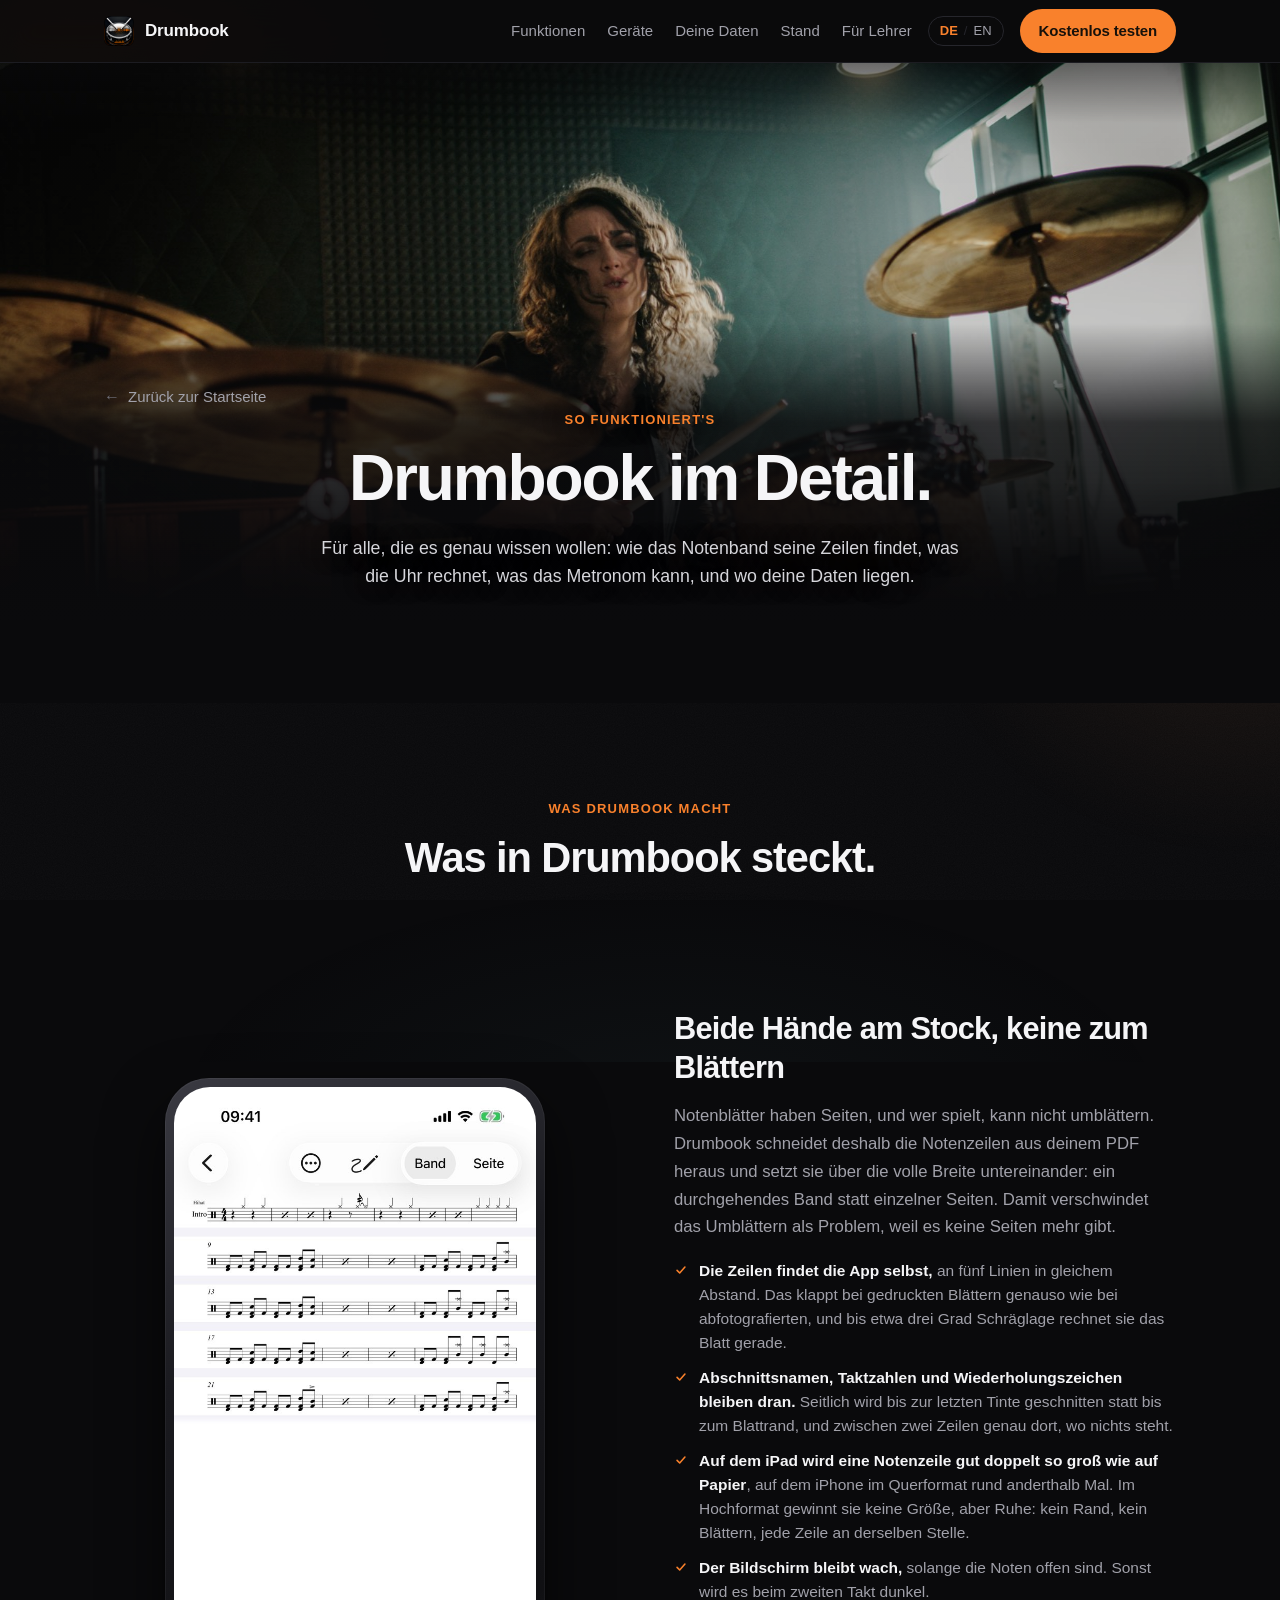
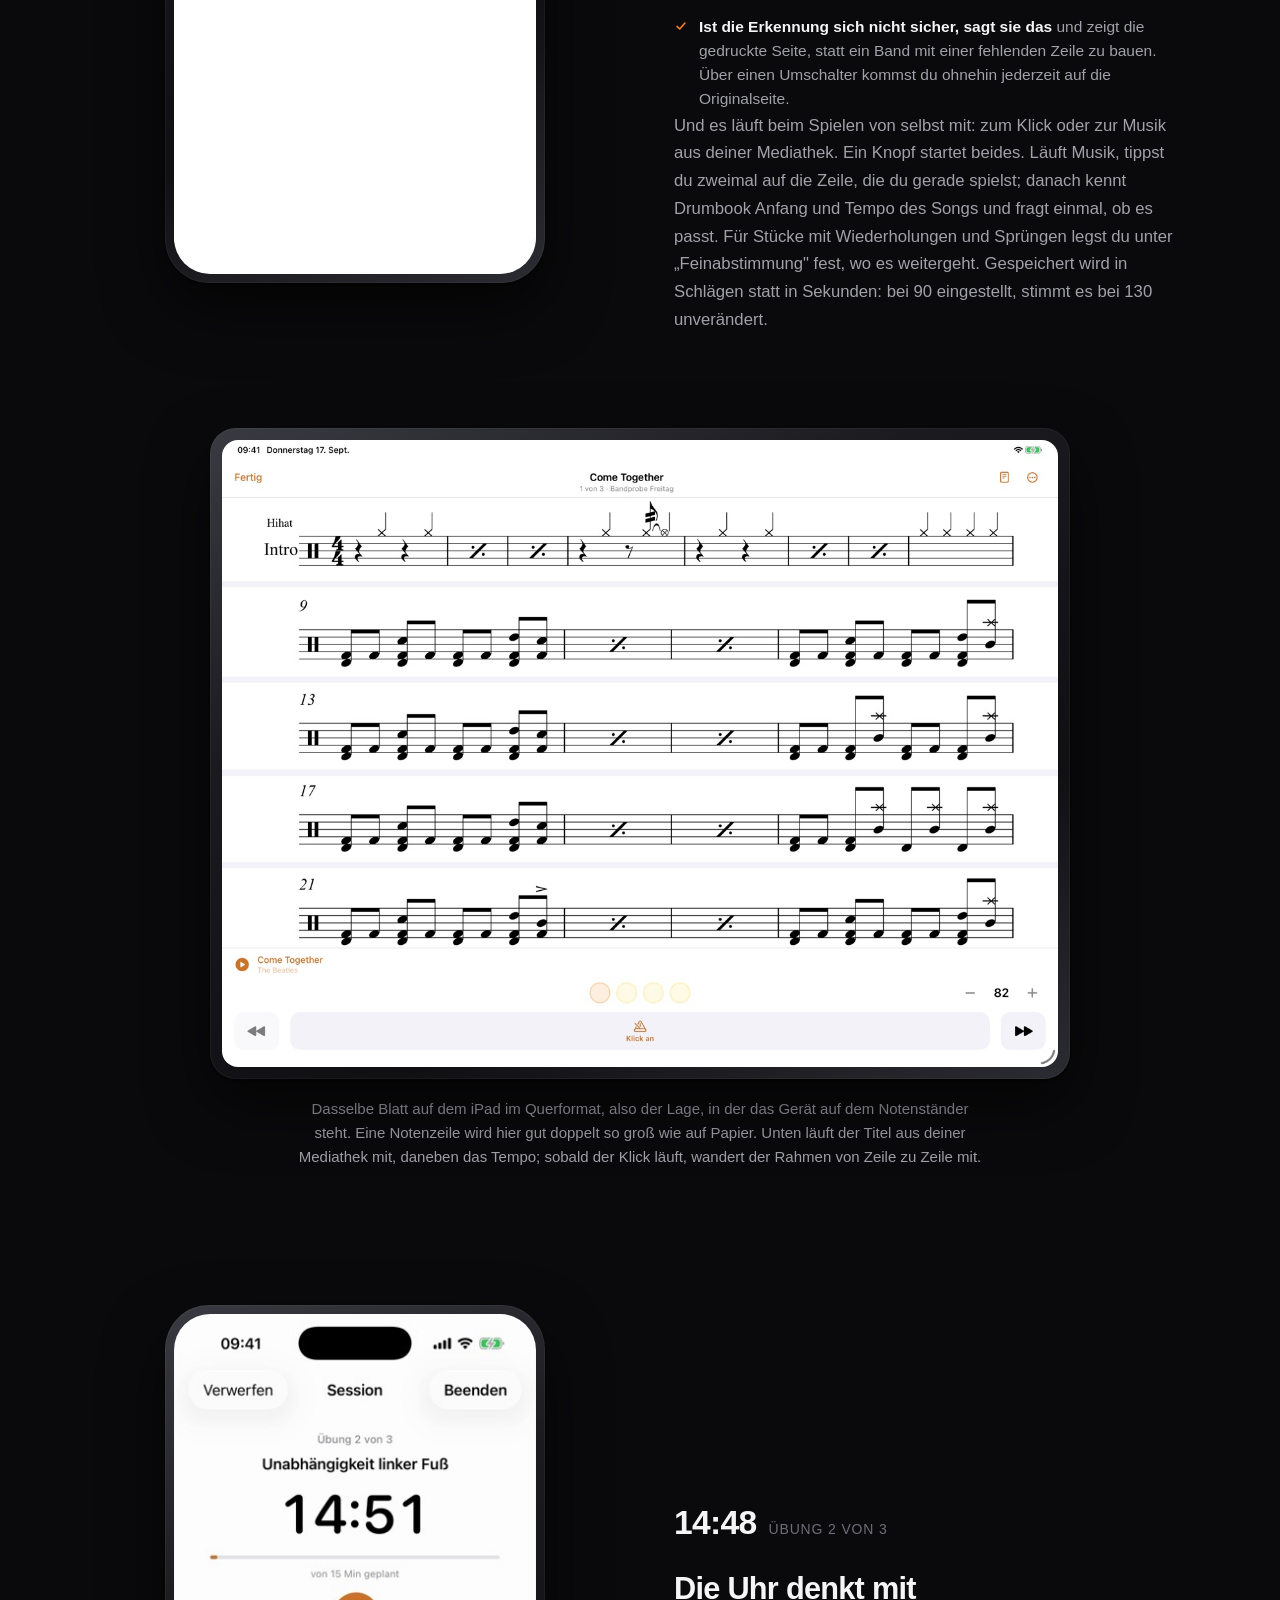
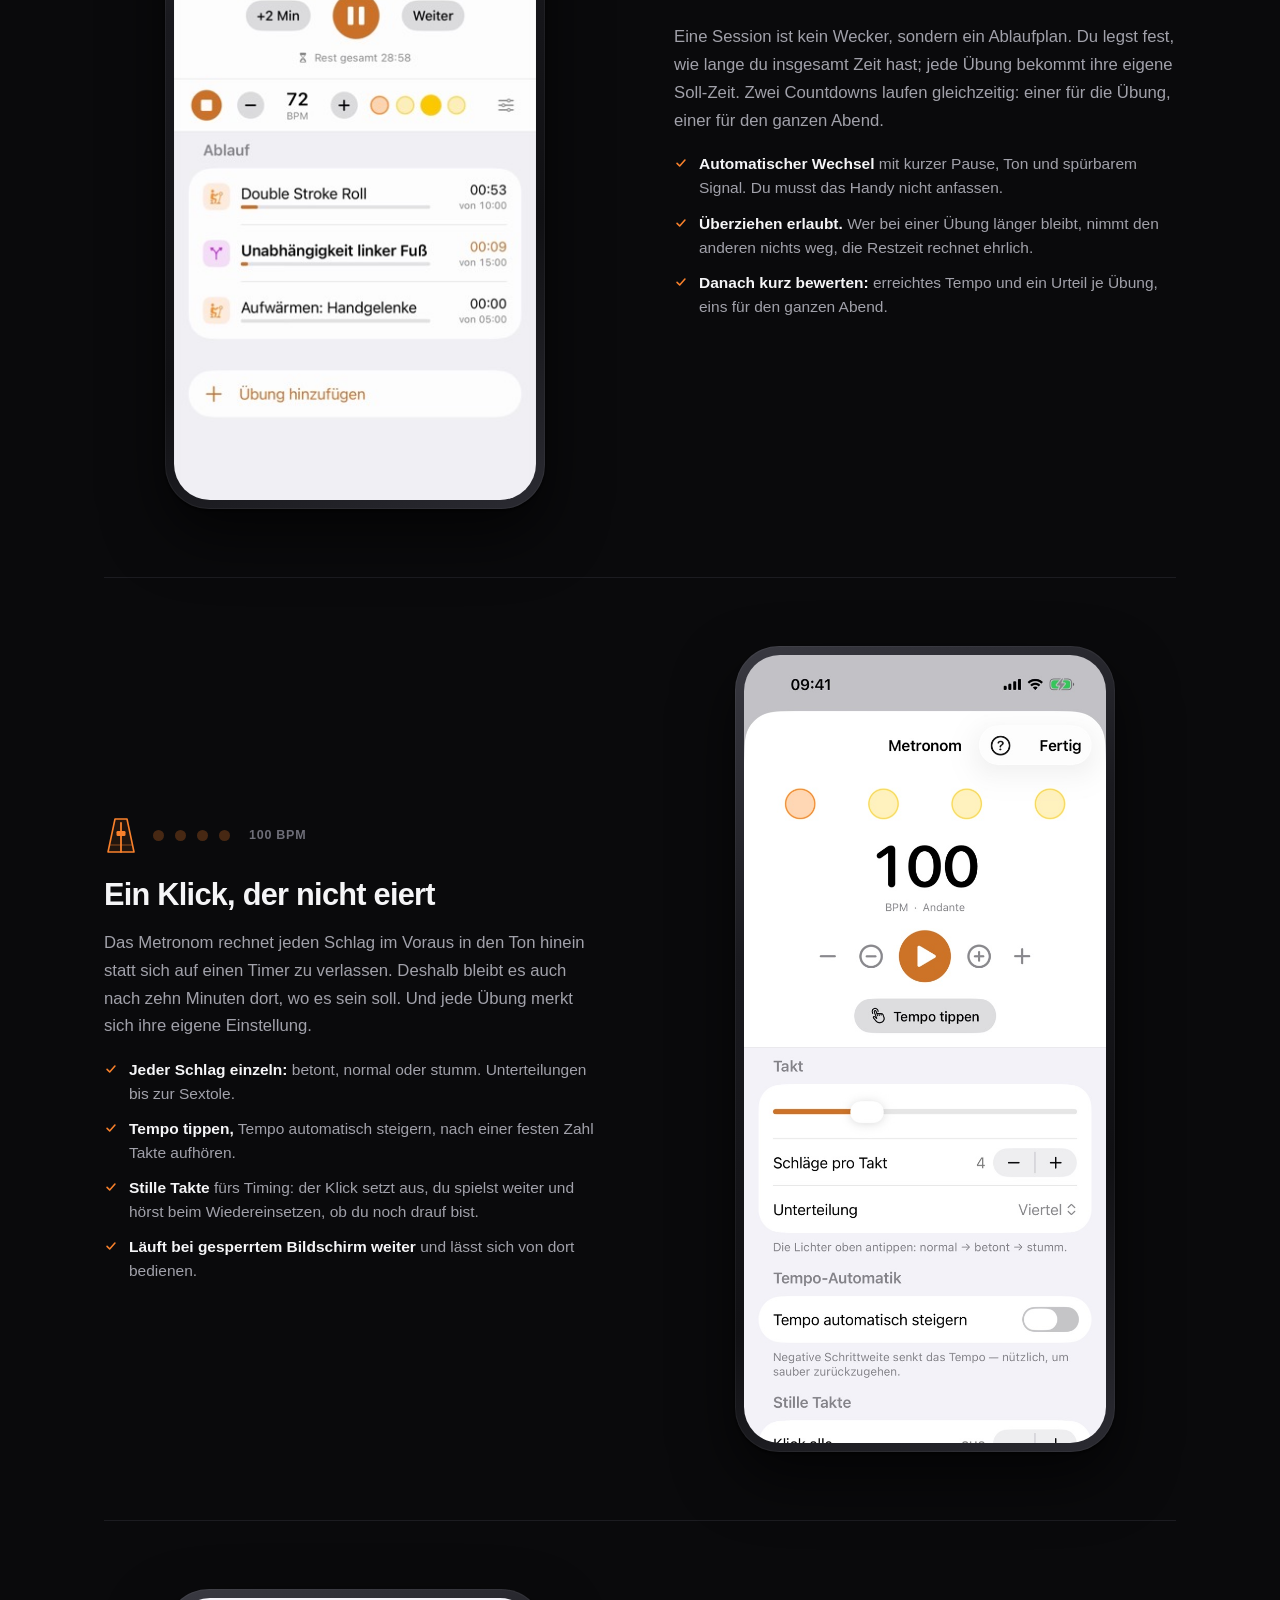
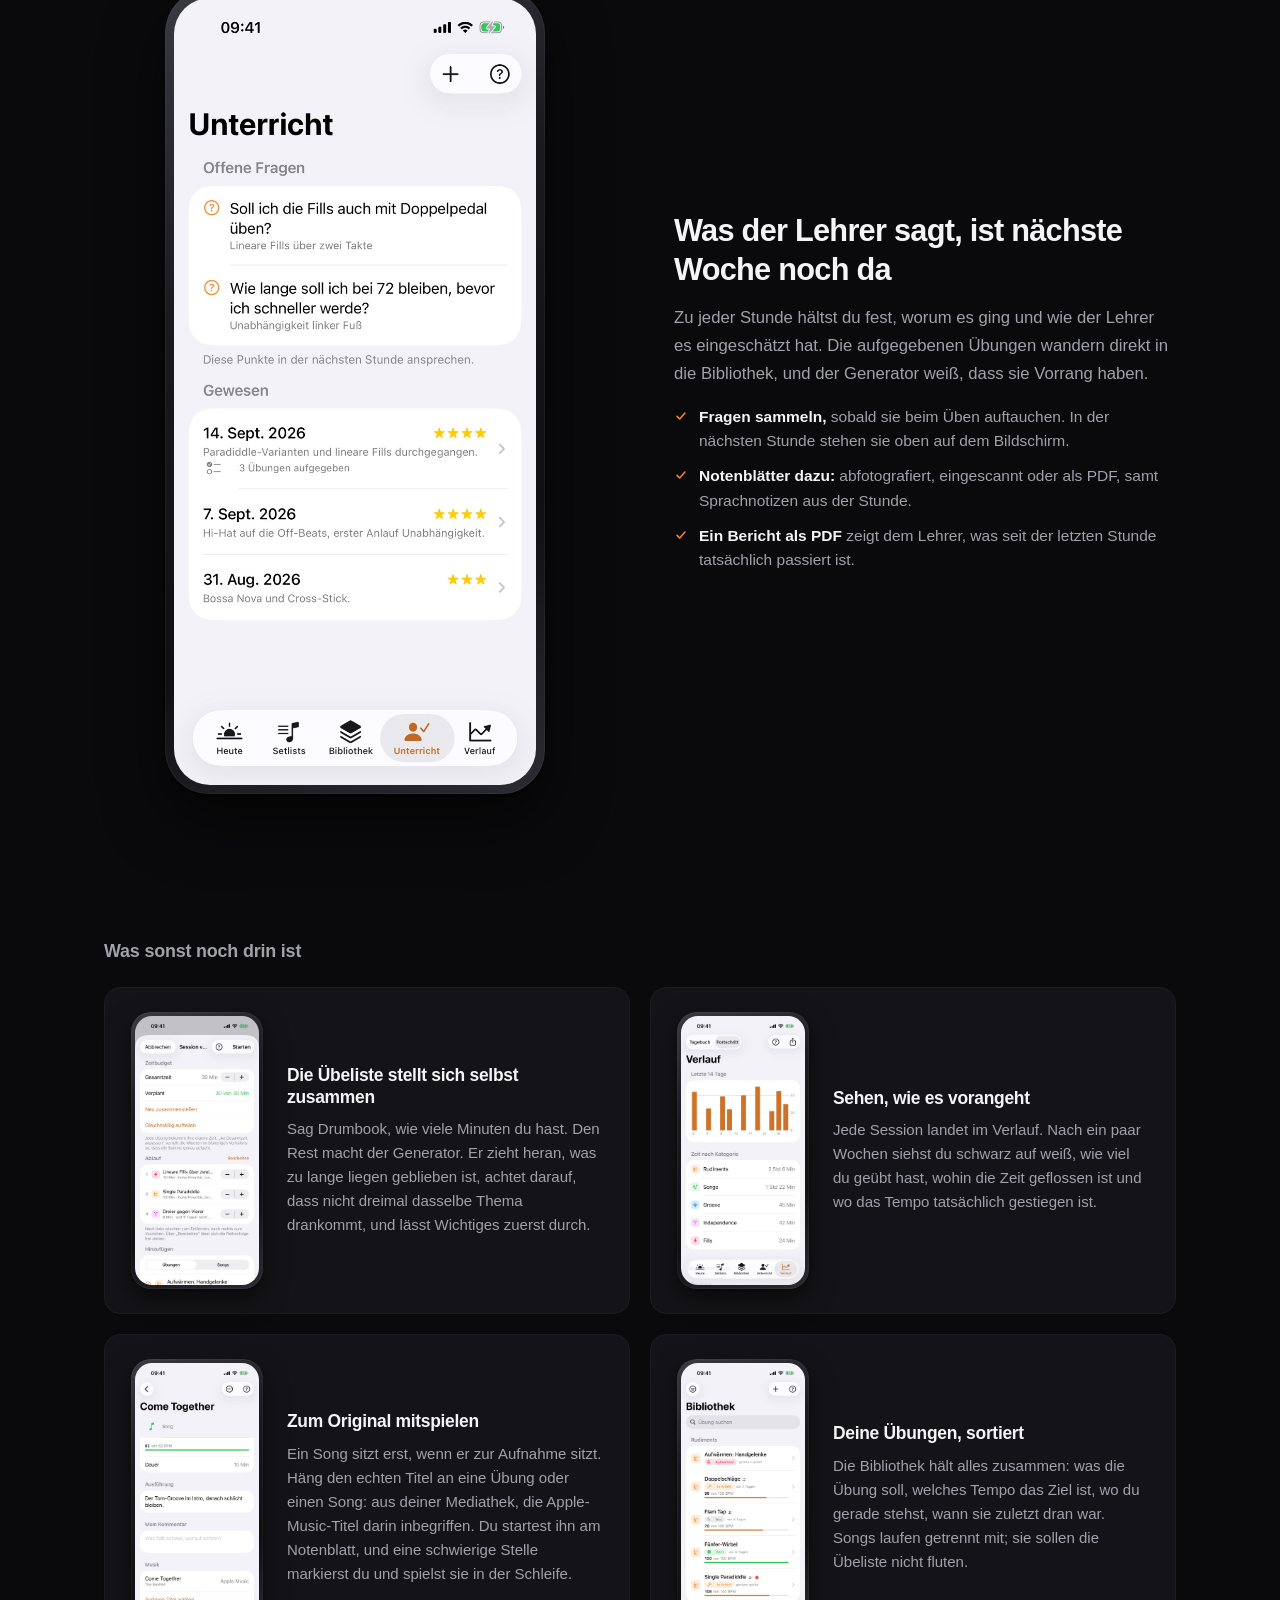
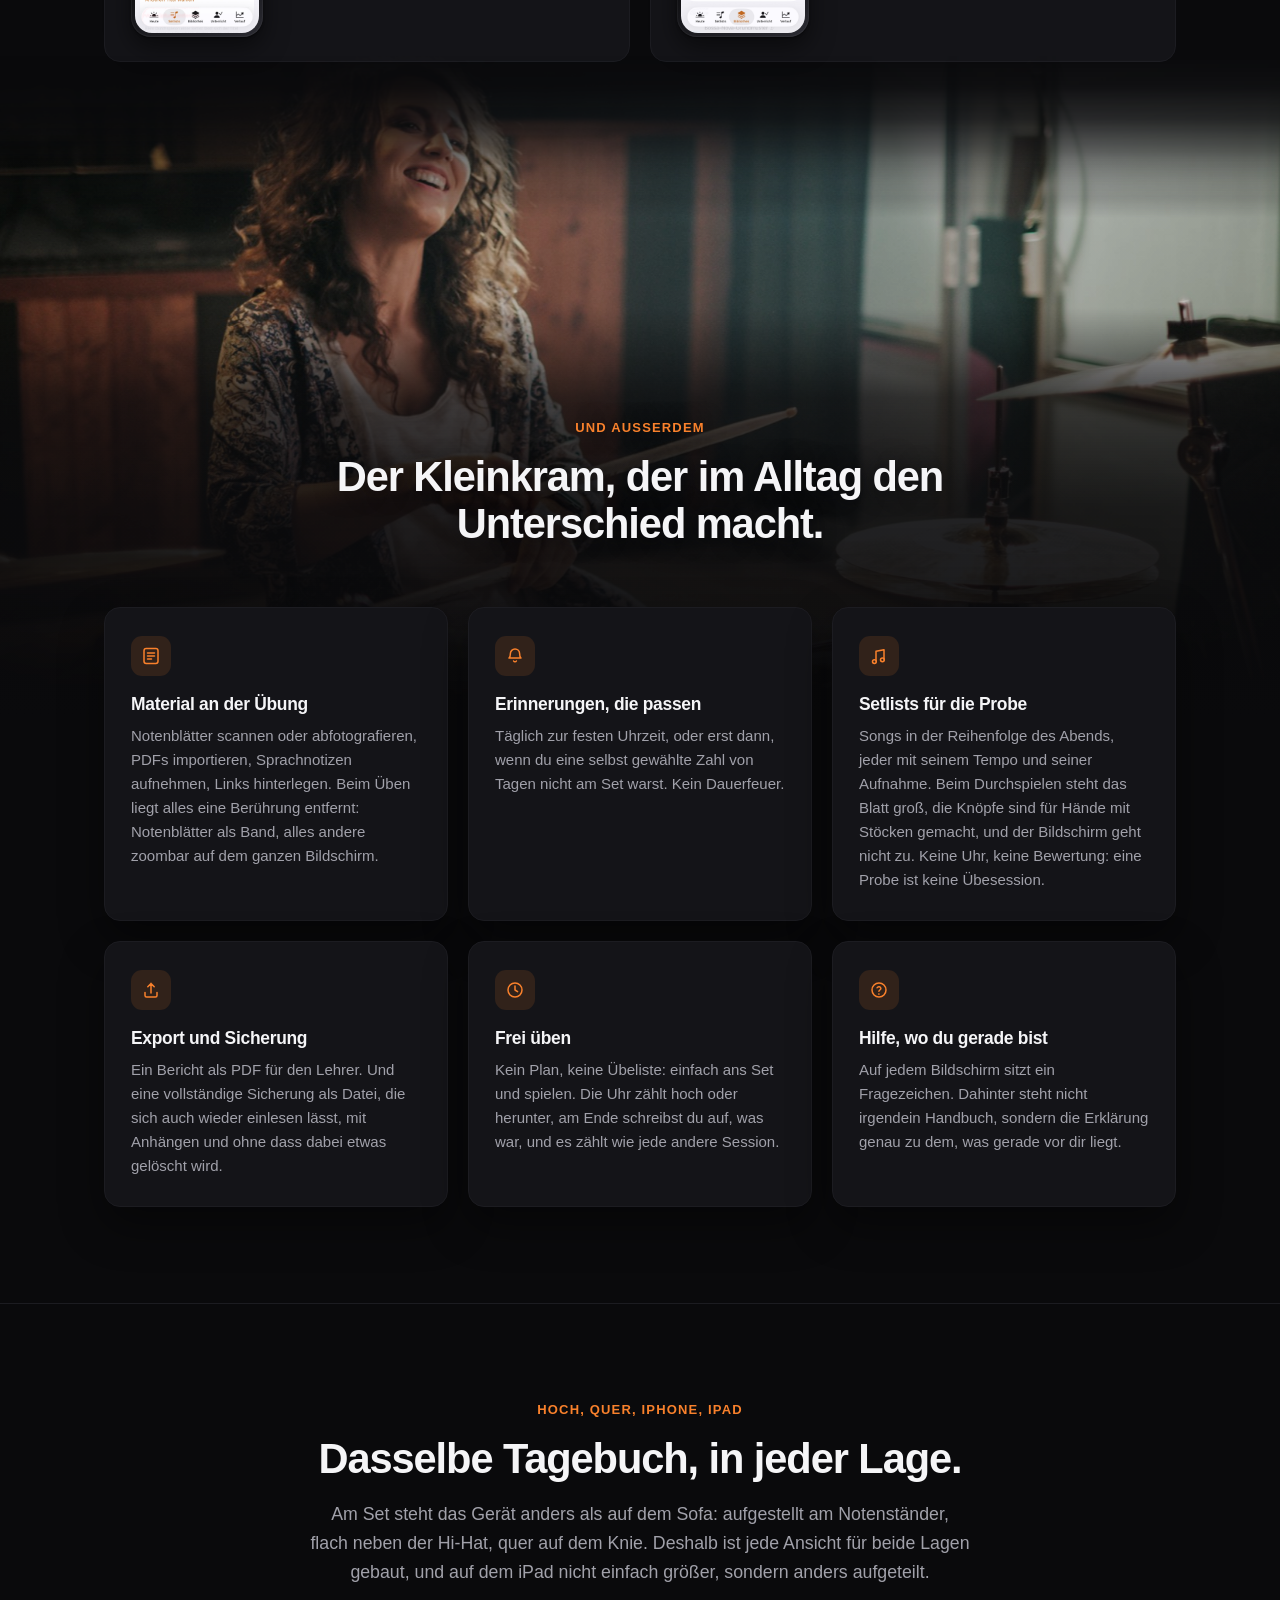
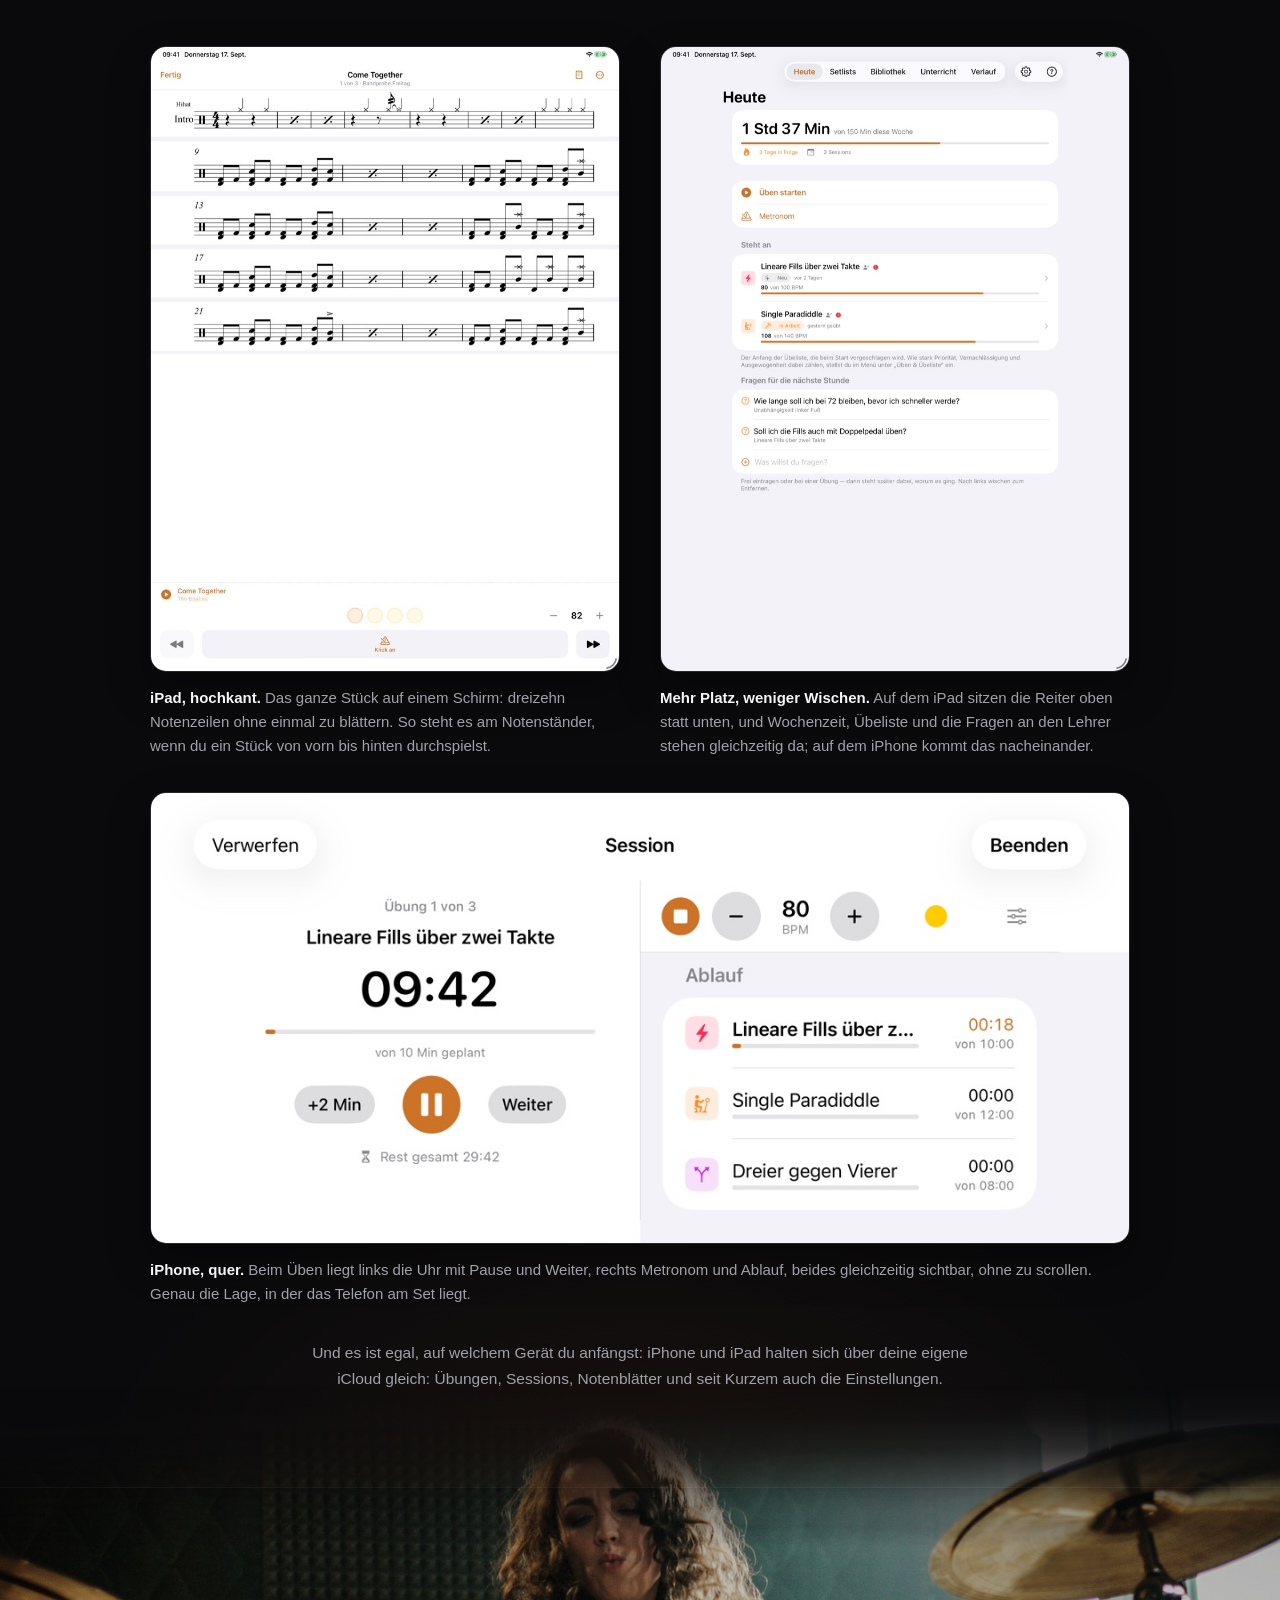
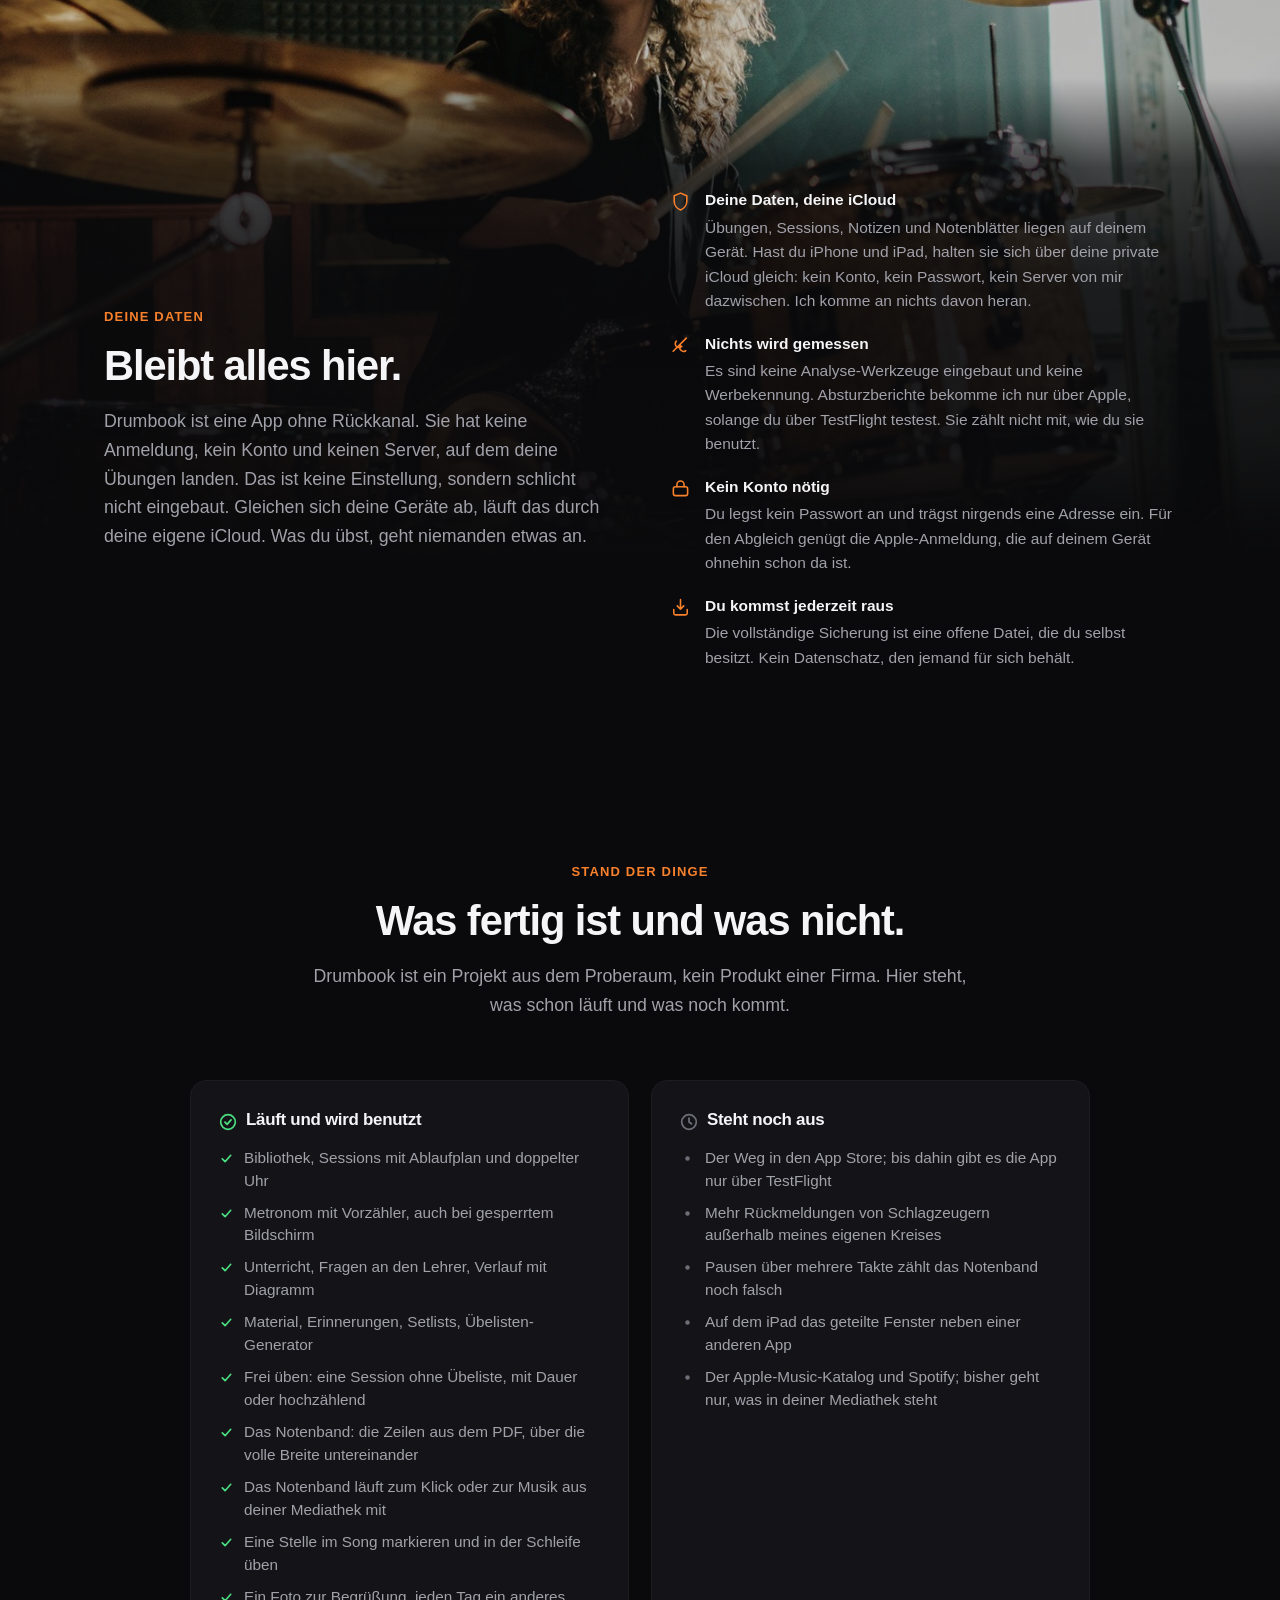
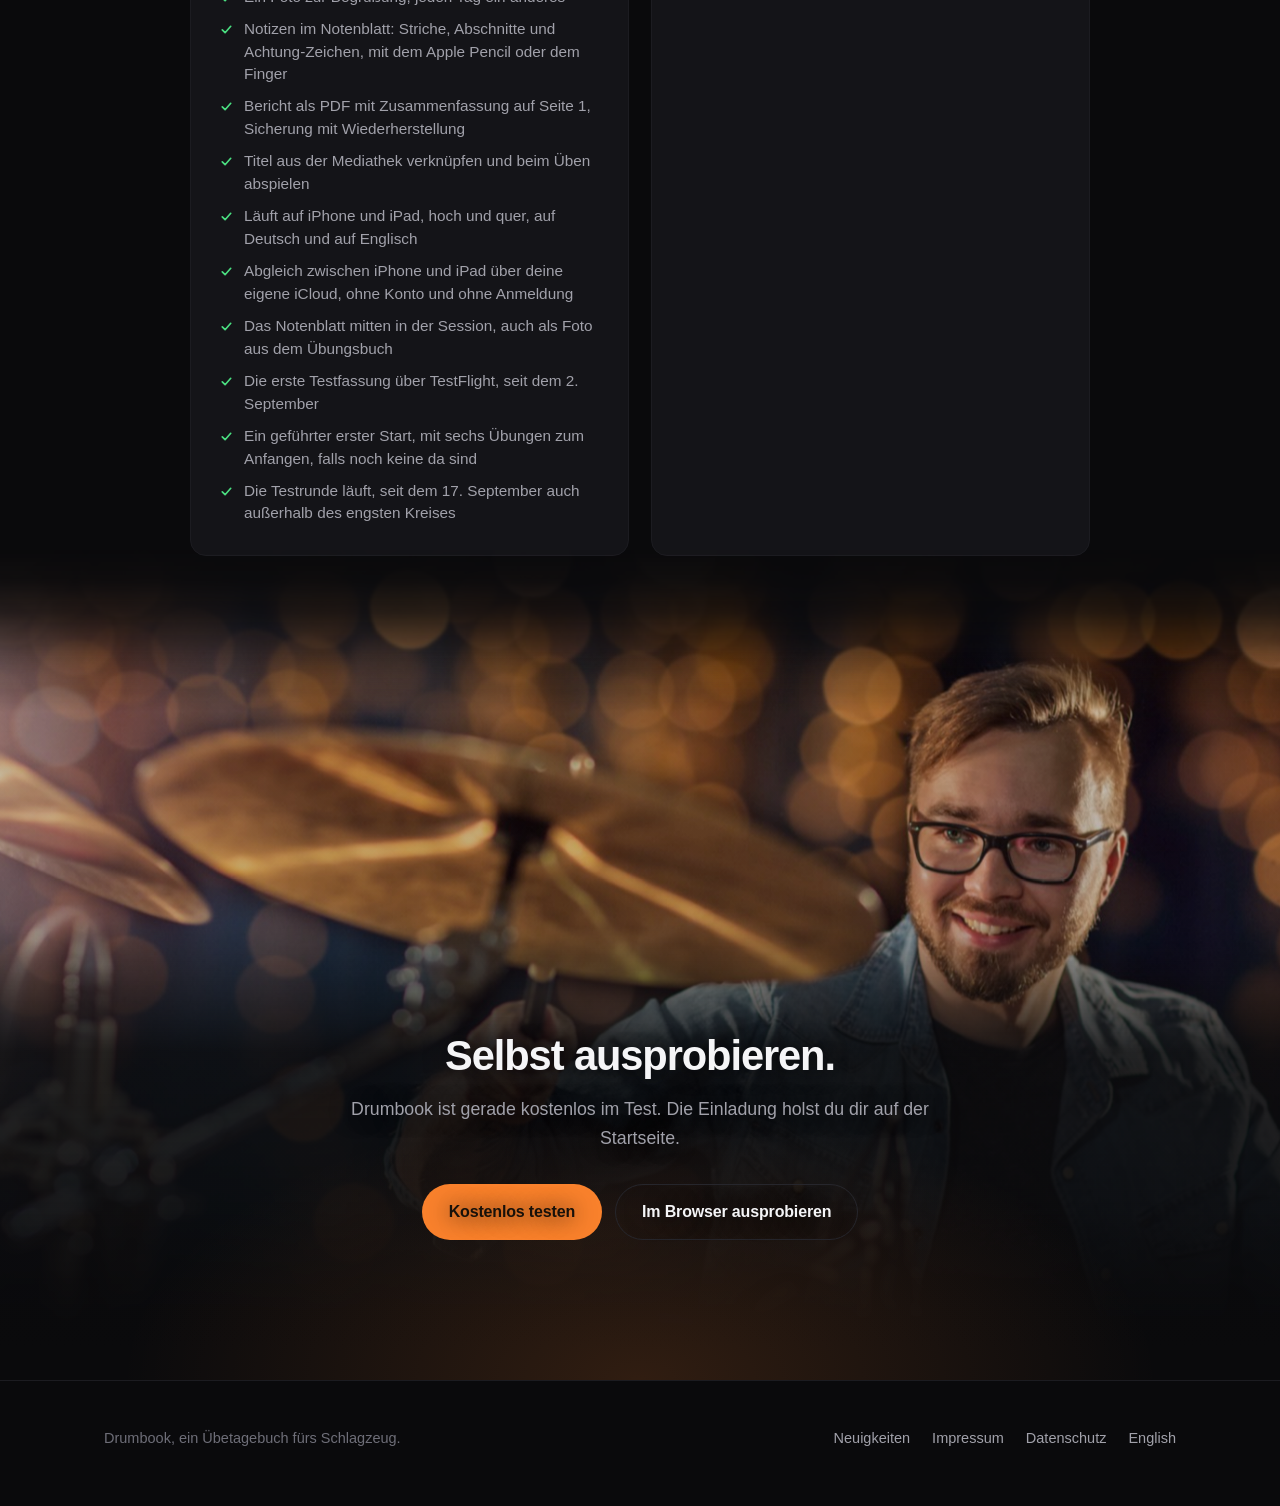
<file: so-funktionierts/index.html>
<!DOCTYPE html>
<html lang="de">
<head>
<meta charset="utf-8">
<meta name="viewport" content="width=device-width, initial-scale=1">
<title>So funktioniert Drumbook</title>
<meta name="description" content="Alles im Detail: das Notenband, die Session-Uhr, das Metronom, der Unterrichts-Teil, iPhone und iPad, deine Daten und was gerade fertig ist.">
<meta name="theme-color" content="#0a0a0c">
<link rel="canonical" href="https://drumbook.de/so-funktionierts/">
<link rel="alternate" hreflang="de" href="https://drumbook.de/so-funktionierts/">
<link rel="alternate" hreflang="en" href="https://drumbook.de/en/how-it-works/">
<link rel="icon" href="../assets/favicon.png" type="image/png">
<link rel="apple-touch-icon" href="../assets/icon-180.png">
<meta property="og:type" content="website">
<meta property="og:title" content="So funktioniert Drumbook">
<meta property="og:description" content="Das Übetagebuch fürs Schlagzeug im Detail: Notenband, Session-Uhr, Metronom, Unterricht, Geräte und Daten.">
<meta property="og:image" content="https://drumbook.de/assets/og-card.jpg">
<meta property="og:image:width" content="1200">
<meta property="og:image:height" content="630">
<meta property="og:url" content="https://drumbook.de/so-funktionierts/">
<meta property="og:site_name" content="Drumbook">
<meta property="og:locale" content="de_DE">
<meta name="twitter:card" content="summary_large_image">
<meta name="twitter:image" content="https://drumbook.de/assets/og-card.jpg">
<link rel="stylesheet" href="../assets/style.css">
</head>
<body>

<a class="skip" href="#inhalt">Zum Inhalt springen</a>

<header class="nav">
  <div class="wrap nav__in">
    <a class="brand" href="../index.html">
      <img src="../assets/icon-180.png" alt="" width="30" height="30">
      Drumbook
    </a>
    <nav class="nav__links" aria-label="Abschnitte">
      <a href="#funktionen">Funktionen</a>
      <a href="#geraete">Geräte</a>
      <a href="#daten">Deine Daten</a>
      <a href="#stand">Stand</a>
      <a href="../lehrer/">Für Lehrer</a>
    </nav>
    <p class="lang">
      <a href="./" aria-current="page" hreflang="de">DE</a>
      <span aria-hidden="true">/</span>
      <a href="../en/how-it-works/" hreflang="en">EN</a>
    </p>
    <a class="btn btn--primary btn--sm" href="../index.html#bescheid">Kostenlos testen</a>
  </div>
  <div class="nav__spur" aria-hidden="true"><i></i></div>
</header>

<main id="inhalt">

<section class="buehne buehne--kopf kopf--weit buehne--spielen">
  <div class="buehne__foto" aria-hidden="true">
    <img src="../assets/foto/spielen-1800.jpg"
         srcset="../assets/foto/spielen-900.jpg 900w, ../assets/foto/spielen-1800.jpg 1800w"
         sizes="100vw" width="1800" height="1200" fetchpriority="high" alt="">
  </div>
  <div class="wrap">
    <a class="back" href="../index.html">Zurück zur Startseite</a>
    <div class="head">
      <p class="kicker">So funktioniert's</p>
      <h1>Drumbook im Detail.</h1>
      <p class="lede">
        Für alle, die es genau wissen wollen: wie das Notenband seine Zeilen
        findet, was die Uhr rechnet, was das Metronom kann, und wo deine Daten
        liegen.
      </p>
    </div>
  </div>
</section>

<!-- ============ Funktionen groß ============ -->
<section class="band" id="funktionen">
  <div class="wrap">
    <div class="head">
      <p class="kicker">Was Drumbook macht</p>
      <h2>Was in Drumbook steckt.</h2>
    </div>

    <div class="feature">
      <div class="feature__text">
        <h3>Beide Hände am Stock, keine zum Blättern</h3>
        <p>
          Notenblätter haben Seiten, und wer spielt, kann nicht umblättern.
          Drumbook schneidet deshalb die Notenzeilen aus deinem PDF heraus und
          setzt sie über die volle Breite untereinander: ein durchgehendes
          Band statt einzelner Seiten. Damit verschwindet das Umblättern als
          Problem, weil es keine Seiten mehr gibt.
        </p>
        <ul class="points">
          <li><svg width="14" height="14" viewBox="0 0 16 16" fill="none" aria-hidden="true"><path d="m3.5 8.4 3 3 6-6.8" stroke="currentColor" stroke-width="1.8" stroke-linecap="round" stroke-linejoin="round"/></svg><span><b>Die Zeilen findet die App selbst,</b> an fünf Linien in gleichem Abstand. Das klappt bei gedruckten Blättern genauso wie bei abfotografierten, und bis etwa drei Grad Schräglage rechnet sie das Blatt gerade.</span></li>
          <li><svg width="14" height="14" viewBox="0 0 16 16" fill="none" aria-hidden="true"><path d="m3.5 8.4 3 3 6-6.8" stroke="currentColor" stroke-width="1.8" stroke-linecap="round" stroke-linejoin="round"/></svg><span><b>Abschnittsnamen, Taktzahlen und Wiederholungszeichen bleiben dran.</b> Seitlich wird bis zur letzten Tinte geschnitten statt bis zum Blattrand, und zwischen zwei Zeilen genau dort, wo nichts steht.</span></li>
          <li><svg width="14" height="14" viewBox="0 0 16 16" fill="none" aria-hidden="true"><path d="m3.5 8.4 3 3 6-6.8" stroke="currentColor" stroke-width="1.8" stroke-linecap="round" stroke-linejoin="round"/></svg><span><b>Auf dem iPad wird eine Notenzeile gut doppelt so groß wie auf Papier</b>, auf dem iPhone im Querformat rund anderthalb Mal. Im Hochformat gewinnt sie keine Größe, aber Ruhe: kein Rand, kein Blättern, jede Zeile an derselben Stelle.</span></li>
          <li><svg width="14" height="14" viewBox="0 0 16 16" fill="none" aria-hidden="true"><path d="m3.5 8.4 3 3 6-6.8" stroke="currentColor" stroke-width="1.8" stroke-linecap="round" stroke-linejoin="round"/></svg><span><b>Der Bildschirm bleibt wach,</b> solange die Noten offen sind. Sonst wird es beim zweiten Takt dunkel.</span></li>
          <li><svg width="14" height="14" viewBox="0 0 16 16" fill="none" aria-hidden="true"><path d="m3.5 8.4 3 3 6-6.8" stroke="currentColor" stroke-width="1.8" stroke-linecap="round" stroke-linejoin="round"/></svg><span><b>Ist die Erkennung sich nicht sicher, sagt sie das</b> und zeigt die gedruckte Seite, statt ein Band mit einer fehlenden Zeile zu bauen. Über einen Umschalter kommst du ohnehin jederzeit auf die Originalseite.</span></li>
        </ul>
        <p>
          Und es läuft beim Spielen von selbst mit: zum Klick oder zur Musik
          aus deiner Mediathek. Ein Knopf startet beides. Läuft Musik, tippst
          du zweimal auf die Zeile, die du gerade spielst; danach kennt
          Drumbook Anfang und Tempo des Songs und fragt einmal, ob es passt.
          Für Stücke mit Wiederholungen und Sprüngen legst du unter
          „Feinabstimmung" fest, wo es weitergeht. Gespeichert wird in
          Schlägen statt in Sekunden: bei 90 eingestellt, stimmt es bei 130
          unverändert.
        </p>
      </div>
      <div class="feature__media">
        <div class="phone phone--band">
          <img src="../assets/shots/10-notenband.jpg" alt="Das Notenband: die ersten fünf Notenzeilen eines Notenblatts als durchgehender Strang untereinander, oben ein Umschalter zwischen Band und gedruckter Seite." width="700" height="1522" loading="lazy">
          <span class="zeiger" aria-hidden="true"></span>
        </div>
      </div>
    </div>

    <figure class="wide-shot">
      <div class="tablet">
        <img src="../assets/shots/11-notenband-ipad.jpg" alt="Dasselbe Notenband auf einem iPad im Querformat: fünf Notenzeilen über die volle Breite, oben der Songtitel mit dem Platz in der Setlist, unten der verknüpfte Titel und das Tempo von 82 BPM." width="1300" height="896" loading="lazy">
      </div>
      <figcaption>
        Dasselbe Blatt auf dem iPad im Querformat, also der Lage, in der das Gerät
        auf dem Notenständer steht. Eine Notenzeile wird hier gut doppelt so
        groß wie auf Papier. Unten läuft der Titel aus deiner Mediathek mit,
        daneben das Tempo; sobald der Klick läuft, wandert der Rahmen von Zeile
        zu Zeile mit.
      </figcaption>
    </figure>

    <div class="feature">
      <div class="feature__text">
        <p class="uhr" aria-hidden="true">
          <span class="uhr__zeit" data-uhr="888">14:48</span>
          <span class="uhr__was">Übung 2 von 3</span>
        </p>
        <h3>Die Uhr denkt mit</h3>
        <p>
          Eine Session ist kein Wecker, sondern ein Ablaufplan. Du legst fest,
          wie lange du insgesamt Zeit hast; jede Übung bekommt ihre eigene
          Soll-Zeit. Zwei Countdowns laufen gleichzeitig: einer für die Übung,
          einer für den ganzen Abend.
        </p>
        <ul class="points">
          <li><svg width="14" height="14" viewBox="0 0 16 16" fill="none" aria-hidden="true"><path d="m3.5 8.4 3 3 6-6.8" stroke="currentColor" stroke-width="1.8" stroke-linecap="round" stroke-linejoin="round"/></svg><span><b>Automatischer Wechsel</b> mit kurzer Pause, Ton und spürbarem Signal. Du musst das Handy nicht anfassen.</span></li>
          <li><svg width="14" height="14" viewBox="0 0 16 16" fill="none" aria-hidden="true"><path d="m3.5 8.4 3 3 6-6.8" stroke="currentColor" stroke-width="1.8" stroke-linecap="round" stroke-linejoin="round"/></svg><span><b>Überziehen erlaubt.</b> Wer bei einer Übung länger bleibt, nimmt den anderen nichts weg, die Restzeit rechnet ehrlich.</span></li>
          <li><svg width="14" height="14" viewBox="0 0 16 16" fill="none" aria-hidden="true"><path d="m3.5 8.4 3 3 6-6.8" stroke="currentColor" stroke-width="1.8" stroke-linecap="round" stroke-linejoin="round"/></svg><span><b>Danach kurz bewerten:</b> erreichtes Tempo und ein Urteil je Übung, eins für den ganzen Abend.</span></li>
        </ul>
      </div>
      <div class="feature__media">
        <div class="phone">
          <video class="phone__film"
                 poster="../assets/video/session-poster.jpg"
                 width="800" height="1739"
                 muted loop playsinline preload="metadata"
                 aria-label="Eine laufende Übesession in Drumbook: Übung 2 von 3, Unabhängigkeit linker Fuß. Der Countdown läuft, das Metronom schlägt 72 BPM, und beim Wechsel zeigt die App die Pause und was als Nächstes drankommt.">
            <source src="../assets/video/session.mp4" type="video/mp4">
          </video>
        </div>
      </div>
    </div>
<div class="feature">
      <div class="feature__text">
        <p class="beat" aria-hidden="true">
          <svg class="pendel" viewBox="0 0 34 42" fill="none" aria-hidden="true">
            <path d="M11 4h12l7 33H4L11 4Z" fill="rgba(249,129,44,0.10)" stroke="currentColor" stroke-width="1.6" stroke-linejoin="round"/>
            <path d="M5 30h24" stroke="currentColor" stroke-width="1.1" opacity="0.45"/>
            <g class="pendel__arm">
              <path d="M17 37V8" stroke="currentColor" stroke-width="1.8" stroke-linecap="round"/>
              <rect x="12.5" y="16" width="9" height="5" rx="1.2" fill="currentColor"/>
            </g>
          </svg>
          <span></span><span></span><span></span><span></span>
          <span class="beat__bpm">100 BPM</span>
        </p>
        <h3>Ein Klick, der nicht eiert</h3>
        <p>
          Das Metronom rechnet jeden Schlag im Voraus in den Ton hinein statt
          sich auf einen Timer zu verlassen. Deshalb bleibt es auch nach zehn
          Minuten dort, wo es sein soll. Und jede Übung merkt sich ihre eigene
          Einstellung.
        </p>
        <ul class="points">
          <li><svg width="14" height="14" viewBox="0 0 16 16" fill="none" aria-hidden="true"><path d="m3.5 8.4 3 3 6-6.8" stroke="currentColor" stroke-width="1.8" stroke-linecap="round" stroke-linejoin="round"/></svg><span><b>Jeder Schlag einzeln:</b> betont, normal oder stumm. Unterteilungen bis zur Sextole.</span></li>
          <li><svg width="14" height="14" viewBox="0 0 16 16" fill="none" aria-hidden="true"><path d="m3.5 8.4 3 3 6-6.8" stroke="currentColor" stroke-width="1.8" stroke-linecap="round" stroke-linejoin="round"/></svg><span><b>Tempo tippen,</b> Tempo automatisch steigern, nach einer festen Zahl Takte aufhören.</span></li>
          <li><svg width="14" height="14" viewBox="0 0 16 16" fill="none" aria-hidden="true"><path d="m3.5 8.4 3 3 6-6.8" stroke="currentColor" stroke-width="1.8" stroke-linecap="round" stroke-linejoin="round"/></svg><span><b>Stille Takte</b> fürs Timing: der Klick setzt aus, du spielst weiter und hörst beim Wiedereinsetzen, ob du noch drauf bist.</span></li>
          <li><svg width="14" height="14" viewBox="0 0 16 16" fill="none" aria-hidden="true"><path d="m3.5 8.4 3 3 6-6.8" stroke="currentColor" stroke-width="1.8" stroke-linecap="round" stroke-linejoin="round"/></svg><span><b>Läuft bei gesperrtem Bildschirm weiter</b> und lässt sich von dort bedienen.</span></li>
        </ul>
      </div>
      <div class="feature__media">
        <div class="phone">
          <img src="../assets/shots/05-metronom.jpg" alt="Das Metronom bei 100 BPM mit vier Schlaglichtern, Start-Knopf, Tempo tippen, Einstellungen für Schläge pro Takt, Unterteilung, Tempo-Automatik und stille Takte." width="700" height="1522" loading="lazy">
        </div>
      </div>
    </div>
<div class="feature">
      <div class="feature__text">
        <h3>Was der Lehrer sagt, ist nächste Woche noch da</h3>
        <p>
          Zu jeder Stunde hältst du fest, worum es ging und wie der Lehrer es
          eingeschätzt hat. Die aufgegebenen Übungen wandern direkt in die
          Bibliothek, und der Generator weiß, dass sie Vorrang haben.
        </p>
        <ul class="points">
          <li><svg width="14" height="14" viewBox="0 0 16 16" fill="none" aria-hidden="true"><path d="m3.5 8.4 3 3 6-6.8" stroke="currentColor" stroke-width="1.8" stroke-linecap="round" stroke-linejoin="round"/></svg><span><b>Fragen sammeln,</b> sobald sie beim Üben auftauchen. In der nächsten Stunde stehen sie oben auf dem Bildschirm.</span></li>
          <li><svg width="14" height="14" viewBox="0 0 16 16" fill="none" aria-hidden="true"><path d="m3.5 8.4 3 3 6-6.8" stroke="currentColor" stroke-width="1.8" stroke-linecap="round" stroke-linejoin="round"/></svg><span><b>Notenblätter dazu:</b> abfotografiert, eingescannt oder als PDF, samt Sprachnotizen aus der Stunde.</span></li>
          <li><svg width="14" height="14" viewBox="0 0 16 16" fill="none" aria-hidden="true"><path d="m3.5 8.4 3 3 6-6.8" stroke="currentColor" stroke-width="1.8" stroke-linecap="round" stroke-linejoin="round"/></svg><span><b>Ein Bericht als PDF</b> zeigt dem Lehrer, was seit der letzten Stunde tatsächlich passiert ist.</span></li>
        </ul>
      </div>
      <div class="feature__media">
        <div class="phone">
          <img src="../assets/shots/04-unterricht.jpg" alt="Der Unterrichts-Bildschirm: zwei offene Fragen an den Lehrer, darunter drei Unterrichtsstunden mit Datum, Bewertung, Zusammenfassung und der Zahl aufgegebener Übungen." width="700" height="1522" loading="lazy">
        </div>
      </div>
    </div>

      <h3 class="more__head">Was sonst noch drin ist</h3>
      <div class="more">
        <div class="more__card">
          <div class="phone phone--mini">
            <img src="../assets/shots/06-planer.jpg" alt="Session vorbereiten: Zeitbudget von 30 Minuten, davon 30 verplant, darunter der Ablauf mit drei Übungen und ihren Minuten sowie Knöpfe zum Neuzusammenstellen." width="700" height="1522" loading="lazy">
          </div>
          <div class="more__text">
            <h3>Die Übeliste stellt sich selbst zusammen</h3>
            <p>Sag Drumbook, wie viele Minuten du hast. Den Rest macht der Generator. Er zieht heran, was zu lange liegen geblieben ist, achtet darauf, dass nicht dreimal dasselbe Thema drankommt, und lässt Wichtiges zuerst durch.</p>
          </div>
        </div>
        <div class="more__card">
          <div class="phone phone--mini">
            <img src="../assets/shots/03-verlauf.jpg" alt="Der Verlauf mit Balkendiagramm der letzten 14 Tage, darunter die Zeit nach Kategorie: Rudiments 2 Stunden 6 Minuten, Songs 1 Stunde 22 Minuten, Groove, Independence und Fills." width="700" height="1522" loading="lazy">
          </div>
          <div class="more__text">
            <h3>Sehen, wie es vorangeht</h3>
            <p>Jede Session landet im Verlauf. Nach ein paar Wochen siehst du schwarz auf weiß, wie viel du geübt hast, wohin die Zeit geflossen ist und wo das Tempo tatsächlich gestiegen ist.</p>
          </div>
        </div>
        <div class="more__card">
          <div class="phone phone--mini">
            <img src="../assets/shots/08-musik.jpg" alt="Ein Song in der Bibliothek: „Come Together“ mit 82 von 82 BPM, darunter der Abschnitt Musik mit dem verknüpften Titel „Come Together“ von The Beatles aus Apple Music." width="700" height="1522" loading="lazy">
          </div>
          <div class="more__text">
            <h3>Zum Original mitspielen</h3>
            <p>Ein Song sitzt erst, wenn er zur Aufnahme sitzt. Häng den echten Titel an eine Übung oder einen Song: aus deiner Mediathek, die Apple-Music-Titel darin inbegriffen. Du startest ihn am Notenblatt, und eine schwierige Stelle markierst du und spielst sie in der Schleife.</p>
          </div>
        </div>
        <div class="more__card">
          <div class="phone phone--mini">
            <img src="../assets/shots/02-bibliothek.jpg" alt="Die Bibliothek nach Kategorien sortiert: Rudiments mit fünf Übungen, jeweils mit Zustand, letztem Übedatum und Tempo-Balken." width="700" height="1522" loading="lazy">
          </div>
          <div class="more__text">
            <h3>Deine Übungen, sortiert</h3>
            <p>Die Bibliothek hält alles zusammen: was die Übung soll, welches Tempo das Ziel ist, wo du gerade stehst, wann sie zuletzt dran war. Songs laufen getrennt mit; sie sollen die Übeliste nicht fluten.</p>
          </div>
        </div>
      </div>
    
  </div>
</section>


<!-- ============ Kleineres Raster ============ -->
<section class="band buehne buehne--knapp buehne--lachen">
  <div class="buehne__foto" aria-hidden="true">
    <img src="../assets/foto/lachen-1800.jpg"
         srcset="../assets/foto/lachen-900.jpg 900w, ../assets/foto/lachen-1800.jpg 1800w"
         sizes="100vw" width="1800" height="1200" loading="lazy" alt="">
  </div>
  <div class="wrap">
    <div class="head">
      <p class="kicker">Und außerdem</p>
      <h2>Der Kleinkram, der im Alltag den Unterschied macht.</h2>
    </div>
    <div class="grid">
      <div class="card">
        <div class="card__icon" aria-hidden="true">
          <svg width="20" height="20" viewBox="0 0 20 20" fill="none"><rect x="3" y="2.5" width="14" height="15" rx="2.2" stroke="currentColor" stroke-width="1.5"/><path d="M6.5 7h7M6.5 10h7M6.5 13h4" stroke="currentColor" stroke-width="1.5" stroke-linecap="round"/></svg>
        </div>
        <h3>Material an der Übung</h3>
        <p>
          Notenblätter scannen oder abfotografieren, PDFs importieren,
          Sprachnotizen aufnehmen, Links hinterlegen. Beim Üben liegt alles
          eine Berührung entfernt: Notenblätter als Band, alles andere
          zoombar auf dem ganzen Bildschirm.
        </p>
      </div>
      <div class="card">
        <div class="card__icon" aria-hidden="true">
          <svg width="20" height="20" viewBox="0 0 20 20" fill="none"><path d="M10 3a4.6 4.6 0 0 0-4.6 4.6c0 3.4-1.4 4.5-1.4 4.5h12s-1.4-1.1-1.4-4.5A4.6 4.6 0 0 0 10 3Z" stroke="currentColor" stroke-width="1.5" stroke-linejoin="round"/><path d="M8.6 15a1.6 1.6 0 0 0 2.8 0" stroke="currentColor" stroke-width="1.5" stroke-linecap="round"/></svg>
        </div>
        <h3>Erinnerungen, die passen</h3>
        <p>
          Täglich zur festen Uhrzeit, oder erst dann, wenn du eine selbst
          gewählte Zahl von Tagen nicht am Set warst. Kein Dauerfeuer.
        </p>
      </div>
      <div class="card">
        <div class="card__icon" aria-hidden="true">
          <svg width="20" height="20" viewBox="0 0 20 20" fill="none"><path d="M7 15.5V5.2l8-1.5v10.1" stroke="currentColor" stroke-width="1.5" stroke-linejoin="round"/><circle cx="5.4" cy="15.6" r="1.9" stroke="currentColor" stroke-width="1.5"/><circle cx="13.4" cy="13.8" r="1.9" stroke="currentColor" stroke-width="1.5"/></svg>
        </div>
        <h3>Setlists für die Probe</h3>
        <p>
          Songs in der Reihenfolge des Abends, jeder mit seinem Tempo und
          seiner Aufnahme. Beim Durchspielen steht das Blatt groß, die Knöpfe
          sind für Hände mit Stöcken gemacht, und der Bildschirm geht nicht
          zu. Keine Uhr, keine Bewertung: eine Probe ist keine Übesession.
        </p>
      </div>
      <div class="card">
        <div class="card__icon" aria-hidden="true">
          <svg width="20" height="20" viewBox="0 0 20 20" fill="none"><path d="M10 13V3.5M10 3.5 6.8 6.8M10 3.5l3.2 3.3" stroke="currentColor" stroke-width="1.5" stroke-linecap="round" stroke-linejoin="round"/><path d="M4 12.5v3a1.5 1.5 0 0 0 1.5 1.5h9a1.5 1.5 0 0 0 1.5-1.5v-3" stroke="currentColor" stroke-width="1.5" stroke-linecap="round"/></svg>
        </div>
        <h3>Export und Sicherung</h3>
        <p>
          Ein Bericht als PDF für den Lehrer. Und eine vollständige Sicherung
          als Datei, die sich auch wieder einlesen lässt, mit Anhängen und ohne
          dass dabei etwas gelöscht wird.
        </p>
      </div>
      <div class="card">
        <div class="card__icon" aria-hidden="true">
          <svg width="20" height="20" viewBox="0 0 20 20" fill="none"><circle cx="10" cy="10" r="7" stroke="currentColor" stroke-width="1.5"/><path d="M10 6v4l2.6 1.6" stroke="currentColor" stroke-width="1.5" stroke-linecap="round" stroke-linejoin="round"/></svg>
        </div>
        <h3>Frei üben</h3>
        <p>
          Kein Plan, keine Übeliste: einfach ans Set und spielen. Die Uhr
          zählt hoch oder herunter, am Ende schreibst du auf, was war, und es
          zählt wie jede andere Session.
        </p>
      </div>
      <div class="card">
        <div class="card__icon" aria-hidden="true">
          <svg width="20" height="20" viewBox="0 0 20 20" fill="none"><circle cx="10" cy="10" r="7" stroke="currentColor" stroke-width="1.5"/><path d="M8.1 7.8A2 2 0 0 1 11.9 8.5c0 1.4-2 1.6-2 2.8" stroke="currentColor" stroke-width="1.5" stroke-linecap="round"/><circle cx="9.9" cy="14" r="0.85" fill="currentColor"/></svg>
        </div>
        <h3>Hilfe, wo du gerade bist</h3>
        <p>
          Auf jedem Bildschirm sitzt ein Fragezeichen. Dahinter steht nicht
          irgendein Handbuch, sondern die Erklärung genau zu dem, was gerade
          vor dir liegt.
        </p>
      </div>
    </div>
  </div>
</section>


<!-- ============ Geräte ============ -->
<section class="band devices-band" id="geraete">
  <div class="wrap">
    <div class="head">
      <p class="kicker">Hoch, quer, iPhone, iPad</p>
      <h2>Dasselbe Tagebuch, in jeder Lage.</h2>
      <p class="lede">
        Am Set steht das Gerät anders als auf dem Sofa: aufgestellt am
        Notenständer, flach neben der Hi-Hat, quer auf dem Knie. Deshalb ist
        jede Ansicht für beide Lagen gebaut, und auf dem iPad nicht einfach
        größer, sondern anders aufgeteilt.
      </p>
    </div>

    <div class="devices">
      <figure>
        <img src="../assets/shots/13-ipad-noten-hoch.jpg"
             alt="Ein iPad im Hochformat auf dem Notenständer: die ersten Zeilen des Notenblatts als Band über die volle Breite, darunter der verknüpfte Titel und das Tempo."
             width="820" height="1189" loading="lazy">
        <figcaption>
          <b>iPad, hochkant.</b> Das ganze Stück auf einem Schirm: dreizehn
          Notenzeilen ohne einmal zu blättern. So steht es am Notenständer,
          wenn du ein Stück von vorn bis hinten durchspielst.
        </figcaption>
      </figure>
      <figure>
        <img src="../assets/shots/14-ipad-hoch.jpg"
             alt="Drumbook auf dem iPad im Hochformat: die Reiter oben, darunter die Wochenzeit, „Üben starten", die vorgeschlagene Übeliste und die offenen Fragen an den Lehrer."
             width="820" height="1189" loading="lazy">
        <figcaption>
          <b>Mehr Platz, weniger Wischen.</b> Auf dem iPad sitzen die Reiter
          oben statt unten, und Wochenzeit, Übeliste und die Fragen an den
          Lehrer stehen gleichzeitig da; auf dem iPhone kommt das
          nacheinander.
        </figcaption>
      </figure>
      <figure class="quer">
        <img src="../assets/shots/12-session-quer.jpg"
             alt="Eine laufende Session auf dem iPhone im Querformat: links Countdown, Pause und Weiter, rechts Metronom und der Ablauf der Übungen."
             width="1100" height="506" loading="lazy">
        <figcaption>
          <b>iPhone, quer.</b> Beim Üben liegt links die Uhr mit Pause und
          Weiter, rechts Metronom und Ablauf, beides gleichzeitig sichtbar,
          ohne zu scrollen. Genau die Lage, in der das Telefon am Set liegt.
        </figcaption>
      </figure>
    </div>

    <p class="devices__note">
      Und es ist egal, auf welchem Gerät du anfängst: iPhone und iPad halten
      sich über deine eigene iCloud gleich: Übungen, Sessions, Notenblätter
      und seit Kurzem auch die Einstellungen.
    </p>
  </div>
</section>


<!-- ============ Daten ============ -->
<section class="band buehne buehne--probe" id="daten">
  <div class="buehne__foto" aria-hidden="true">
    <img src="../assets/foto/probe-1800.jpg"
         srcset="../assets/foto/probe-900.jpg 900w, ../assets/foto/probe-1800.jpg 1800w"
         sizes="100vw" width="1800" height="1200" loading="lazy" alt="">
  </div>
  <div class="wrap">
    <div class="privacy">
      <div>
        <p class="kicker">Deine Daten</p>
        <h2>Bleibt alles hier.</h2>
        <p class="lede">
          Drumbook ist eine App ohne Rückkanal. Sie hat keine Anmeldung, kein
          Konto und keinen Server, auf dem deine Übungen landen. Das ist
          keine Einstellung, sondern schlicht nicht eingebaut.
          Gleichen sich deine Geräte ab, läuft das durch deine eigene iCloud.
          Was du übst, geht niemanden etwas an.
        </p>
      </div>
      <ul class="privacy__list">
        <li>
          <svg width="21" height="21" viewBox="0 0 20 20" fill="none" aria-hidden="true"><path d="M10 2 4 4.6v5.1c0 3.7 2.6 7.1 6 8.3 3.4-1.2 6-4.6 6-8.3V4.6L10 2Z" stroke="currentColor" stroke-width="1.5" stroke-linejoin="round"/></svg>
          <span><b>Deine Daten, deine iCloud</b>Übungen, Sessions, Notizen und Notenblätter liegen auf deinem Gerät. Hast du iPhone und iPad, halten sie sich über deine private iCloud gleich: kein Konto, kein Passwort, kein Server von mir dazwischen. Ich komme an nichts davon heran.</span>
        </li>
        <li>
          <svg width="21" height="21" viewBox="0 0 20 20" fill="none" aria-hidden="true"><path d="M3 15.5 15.5 3M6 5.8a3.6 3.6 0 1 0 5.2 5M10 10a3.6 3.6 0 0 0 5 5" stroke="currentColor" stroke-width="1.5" stroke-linecap="round"/></svg>
          <span><b>Nichts wird gemessen</b>Es sind keine Analyse-Werkzeuge eingebaut und keine Werbekennung. Absturzberichte bekomme ich nur über Apple, solange du über TestFlight testest. Sie zählt nicht mit, wie du sie benutzt.</span>
        </li>
        <li>
          <svg width="21" height="21" viewBox="0 0 20 20" fill="none" aria-hidden="true"><rect x="3.2" y="8.4" width="13.6" height="8.4" rx="2" stroke="currentColor" stroke-width="1.5"/><path d="M6.6 8.4V6.2a3.4 3.4 0 0 1 6.8 0v2.2" stroke="currentColor" stroke-width="1.5" stroke-linecap="round"/></svg>
          <span><b>Kein Konto nötig</b>Du legst kein Passwort an und trägst nirgends eine Adresse ein. Für den Abgleich genügt die Apple-Anmeldung, die auf deinem Gerät ohnehin schon da ist.</span>
        </li>
        <li>
          <svg width="21" height="21" viewBox="0 0 20 20" fill="none" aria-hidden="true"><path d="M10 2.5v9M10 11.5 6.9 8.4M10 11.5l3.1-3.1" stroke="currentColor" stroke-width="1.5" stroke-linecap="round" stroke-linejoin="round"/><path d="M3.6 12v3.4a1.6 1.6 0 0 0 1.6 1.6h9.6a1.6 1.6 0 0 0 1.6-1.6V12" stroke="currentColor" stroke-width="1.5" stroke-linecap="round"/></svg>
          <span><b>Du kommst jederzeit raus</b>Die vollständige Sicherung ist eine offene Datei, die du selbst besitzt. Kein Datenschatz, den jemand für sich behält.</span>
        </li>
      </ul>
    </div>
  </div>
</section>


<!-- ============ Stand ============ -->
<section class="band" id="stand">
  <div class="wrap">
    <div class="head">
      <p class="kicker">Stand der Dinge</p>
      <h2>Was fertig ist und was nicht.</h2>
      <p class="lede">
        Drumbook ist ein Projekt aus dem Proberaum, kein Produkt einer Firma.
        Hier steht, was schon läuft und was noch kommt.
      </p>
    </div>
    <div class="status">
      <div class="status__col status--done">
        <h3>
          <svg width="18" height="18" viewBox="0 0 16 16" fill="none" aria-hidden="true"><circle cx="8" cy="8" r="6.5" stroke="currentColor" stroke-width="1.5"/><path d="m5.3 8.2 1.9 1.9 3.5-3.9" stroke="currentColor" stroke-width="1.6" stroke-linecap="round" stroke-linejoin="round"/></svg>
          Läuft und wird benutzt
        </h3>
        <ul>
          <li><svg width="15" height="15" viewBox="0 0 16 16" fill="none" aria-hidden="true"><path d="m3.5 8.4 3 3 6-6.8" stroke="currentColor" stroke-width="1.8" stroke-linecap="round" stroke-linejoin="round"/></svg>Bibliothek, Sessions mit Ablaufplan und doppelter Uhr</li>
          <li><svg width="15" height="15" viewBox="0 0 16 16" fill="none" aria-hidden="true"><path d="m3.5 8.4 3 3 6-6.8" stroke="currentColor" stroke-width="1.8" stroke-linecap="round" stroke-linejoin="round"/></svg>Metronom mit Vorzähler, auch bei gesperrtem Bildschirm</li>
          <li><svg width="15" height="15" viewBox="0 0 16 16" fill="none" aria-hidden="true"><path d="m3.5 8.4 3 3 6-6.8" stroke="currentColor" stroke-width="1.8" stroke-linecap="round" stroke-linejoin="round"/></svg>Unterricht, Fragen an den Lehrer, Verlauf mit Diagramm</li>
          <li><svg width="15" height="15" viewBox="0 0 16 16" fill="none" aria-hidden="true"><path d="m3.5 8.4 3 3 6-6.8" stroke="currentColor" stroke-width="1.8" stroke-linecap="round" stroke-linejoin="round"/></svg>Material, Erinnerungen, Setlists, Übelisten-Generator</li>
          <li><svg width="15" height="15" viewBox="0 0 16 16" fill="none" aria-hidden="true"><path d="m3.5 8.4 3 3 6-6.8" stroke="currentColor" stroke-width="1.8" stroke-linecap="round" stroke-linejoin="round"/></svg>Frei üben: eine Session ohne Übeliste, mit Dauer oder hochzählend</li>
          <li><svg width="15" height="15" viewBox="0 0 16 16" fill="none" aria-hidden="true"><path d="m3.5 8.4 3 3 6-6.8" stroke="currentColor" stroke-width="1.8" stroke-linecap="round" stroke-linejoin="round"/></svg>Das Notenband: die Zeilen aus dem PDF, über die volle Breite untereinander</li>
          <li><svg width="15" height="15" viewBox="0 0 16 16" fill="none" aria-hidden="true"><path d="m3.5 8.4 3 3 6-6.8" stroke="currentColor" stroke-width="1.8" stroke-linecap="round" stroke-linejoin="round"/></svg>Das Notenband läuft zum Klick oder zur Musik aus deiner Mediathek mit</li>
          <li><svg width="15" height="15" viewBox="0 0 16 16" fill="none" aria-hidden="true"><path d="m3.5 8.4 3 3 6-6.8" stroke="currentColor" stroke-width="1.8" stroke-linecap="round" stroke-linejoin="round"/></svg>Eine Stelle im Song markieren und in der Schleife üben</li>
          <li><svg width="15" height="15" viewBox="0 0 16 16" fill="none" aria-hidden="true"><path d="m3.5 8.4 3 3 6-6.8" stroke="currentColor" stroke-width="1.8" stroke-linecap="round" stroke-linejoin="round"/></svg>Ein Foto zur Begrüßung, jeden Tag ein anderes</li>
          <li><svg width="15" height="15" viewBox="0 0 16 16" fill="none" aria-hidden="true"><path d="m3.5 8.4 3 3 6-6.8" stroke="currentColor" stroke-width="1.8" stroke-linecap="round" stroke-linejoin="round"/></svg>Notizen im Notenblatt: Striche, Abschnitte und Achtung-Zeichen, mit dem Apple Pencil oder dem Finger</li>
          <li><svg width="15" height="15" viewBox="0 0 16 16" fill="none" aria-hidden="true"><path d="m3.5 8.4 3 3 6-6.8" stroke="currentColor" stroke-width="1.8" stroke-linecap="round" stroke-linejoin="round"/></svg>Bericht als PDF mit Zusammenfassung auf Seite 1, Sicherung mit Wiederherstellung</li>
          <li><svg width="15" height="15" viewBox="0 0 16 16" fill="none" aria-hidden="true"><path d="m3.5 8.4 3 3 6-6.8" stroke="currentColor" stroke-width="1.8" stroke-linecap="round" stroke-linejoin="round"/></svg>Titel aus der Mediathek verknüpfen und beim Üben abspielen</li>
          <li><svg width="15" height="15" viewBox="0 0 16 16" fill="none" aria-hidden="true"><path d="m3.5 8.4 3 3 6-6.8" stroke="currentColor" stroke-width="1.8" stroke-linecap="round" stroke-linejoin="round"/></svg>Läuft auf iPhone und iPad, hoch und quer, auf Deutsch und auf Englisch</li>
          <li><svg width="15" height="15" viewBox="0 0 16 16" fill="none" aria-hidden="true"><path d="m3.5 8.4 3 3 6-6.8" stroke="currentColor" stroke-width="1.8" stroke-linecap="round" stroke-linejoin="round"/></svg>Abgleich zwischen iPhone und iPad über deine eigene iCloud, ohne Konto und ohne Anmeldung</li>
          <li><svg width="15" height="15" viewBox="0 0 16 16" fill="none" aria-hidden="true"><path d="m3.5 8.4 3 3 6-6.8" stroke="currentColor" stroke-width="1.8" stroke-linecap="round" stroke-linejoin="round"/></svg>Das Notenblatt mitten in der Session, auch als Foto aus dem Übungsbuch</li>
          <li><svg width="15" height="15" viewBox="0 0 16 16" fill="none" aria-hidden="true"><path d="m3.5 8.4 3 3 6-6.8" stroke="currentColor" stroke-width="1.8" stroke-linecap="round" stroke-linejoin="round"/></svg>Die erste Testfassung über TestFlight, seit dem 2. September</li>
          <li><svg width="15" height="15" viewBox="0 0 16 16" fill="none" aria-hidden="true"><path d="m3.5 8.4 3 3 6-6.8" stroke="currentColor" stroke-width="1.8" stroke-linecap="round" stroke-linejoin="round"/></svg>Ein geführter erster Start, mit sechs Übungen zum Anfangen, falls noch keine da sind</li>
          <li><svg width="15" height="15" viewBox="0 0 16 16" fill="none" aria-hidden="true"><path d="m3.5 8.4 3 3 6-6.8" stroke="currentColor" stroke-width="1.8" stroke-linecap="round" stroke-linejoin="round"/></svg>Die Testrunde läuft, seit dem 17. September auch außerhalb des engsten Kreises</li>
        </ul>
      </div>
      <div class="status__col status--open">
        <h3>
          <svg width="18" height="18" viewBox="0 0 16 16" fill="none" aria-hidden="true"><circle cx="8" cy="8" r="6.5" stroke="currentColor" stroke-width="1.5"/><path d="M8 4.6V8l2.2 1.6" stroke="currentColor" stroke-width="1.6" stroke-linecap="round" stroke-linejoin="round"/></svg>
          Steht noch aus
        </h3>
        <ul>
          <li><svg width="15" height="15" viewBox="0 0 16 16" fill="none" aria-hidden="true"><circle cx="8" cy="8" r="2.4" fill="currentColor"/></svg>Der Weg in den App Store; bis dahin gibt es die App nur über TestFlight</li>
          <li><svg width="15" height="15" viewBox="0 0 16 16" fill="none" aria-hidden="true"><circle cx="8" cy="8" r="2.4" fill="currentColor"/></svg>Mehr Rückmeldungen von Schlagzeugern außerhalb meines eigenen Kreises</li>
          <li><svg width="15" height="15" viewBox="0 0 16 16" fill="none" aria-hidden="true"><circle cx="8" cy="8" r="2.4" fill="currentColor"/></svg>Pausen über mehrere Takte zählt das Notenband noch falsch</li>
          <li><svg width="15" height="15" viewBox="0 0 16 16" fill="none" aria-hidden="true"><circle cx="8" cy="8" r="2.4" fill="currentColor"/></svg>Auf dem iPad das geteilte Fenster neben einer anderen App</li>
          <li><svg width="15" height="15" viewBox="0 0 16 16" fill="none" aria-hidden="true"><circle cx="8" cy="8" r="2.4" fill="currentColor"/></svg>Der Apple-Music-Katalog und Spotify; bisher geht nur, was in deiner Mediathek steht</li>
        </ul>
      </div>
    </div>
  </div>
</section>


<section class="final" id="bescheid">
  <div class="buehne__foto" aria-hidden="true">
    <img src="../assets/foto/buehne-1800.jpg"
         srcset="../assets/foto/buehne-900.jpg 900w, ../assets/foto/buehne-1800.jpg 1800w"
         sizes="100vw" width="1800" height="1163" loading="lazy" alt="">
  </div>
  <div class="wrap final__in">
    <h2>Selbst ausprobieren.</h2>
    <p>Drumbook ist gerade kostenlos im Test. Die Einladung holst du dir auf der Startseite.</p>
    <p class="hero__cta" style="justify-content:center">
      <a class="btn btn--primary" href="../index.html#bescheid">Kostenlos testen</a>
      <a class="btn btn--ghost" href="../ausprobieren/">Im Browser ausprobieren</a>
    </p>
  </div>
</section>

</main>

<footer class="foot">
  <div class="wrap foot__in">
    <p style="margin:0">Drumbook, ein Übetagebuch fürs Schlagzeug.</p>
    <nav class="foot__links" aria-label="Rechtliches">
      <a href="../neuigkeiten.html">Neuigkeiten</a>
      <a href="../impressum.html">Impressum</a>
      <a href="../datenschutz.html">Datenschutz</a>
      <a href="../en/how-it-works/" hreflang="en">English</a>
    </nav>
  </div>
</footer>

<script src="../assets/anim.js" defer></script>
<script src="../assets/zurueck.js" defer></script>

</body>
</html>
</file>
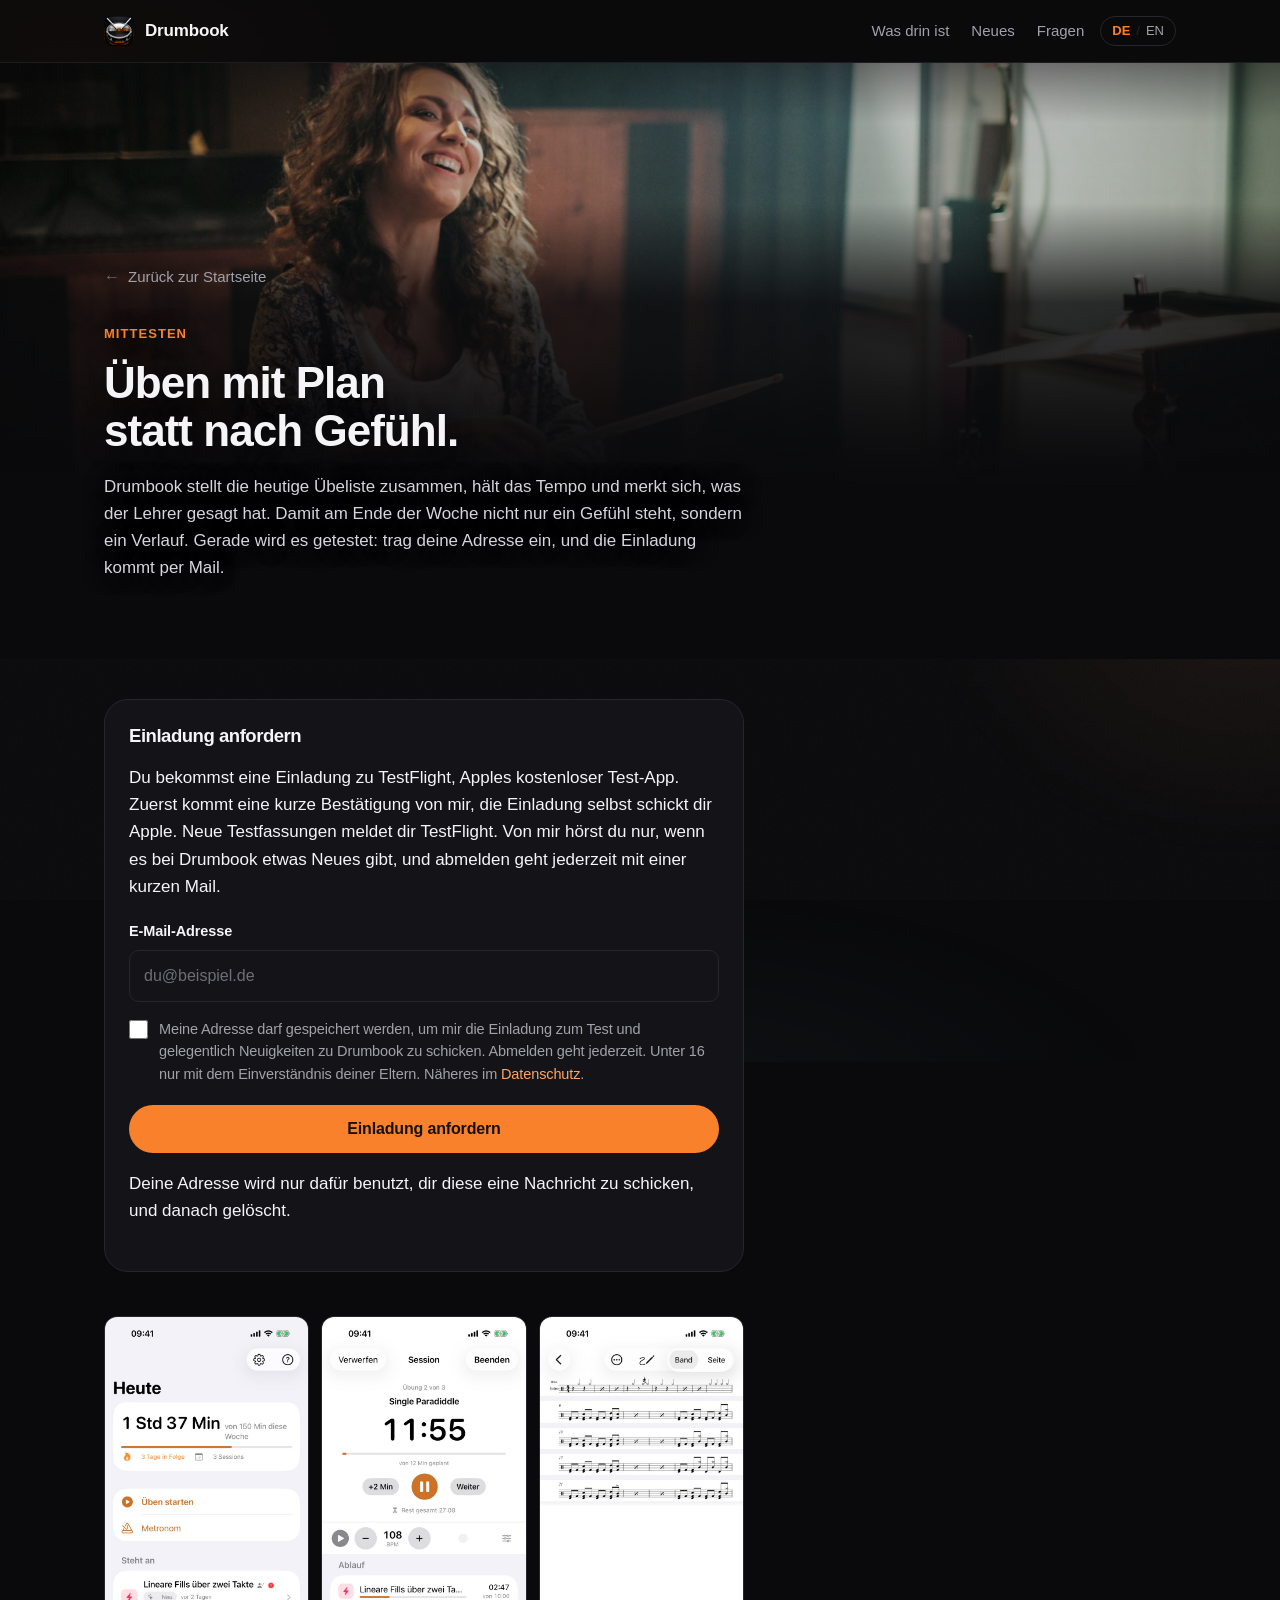
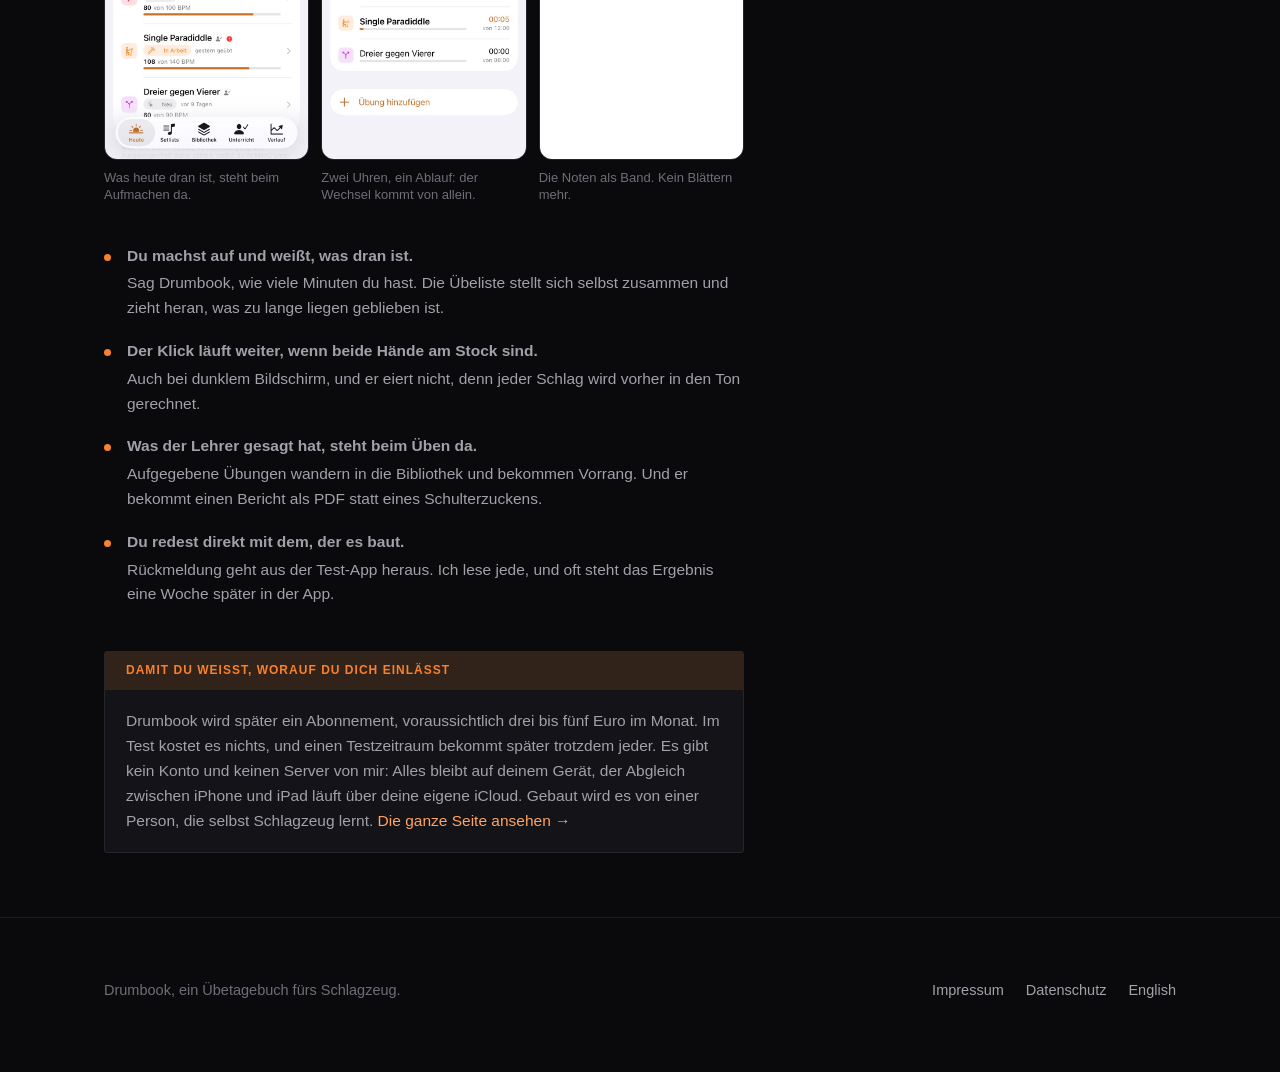
<file: start/index.html>
<!DOCTYPE html>
<html lang="de">
<head>
<meta charset="utf-8">
<meta name="viewport" content="width=device-width, initial-scale=1">
<title>Mittesten bei Drumbook</title>
<meta name="description" content="Du hast den Zettel in der Hand: Adresse eintragen, Einladung zu Drumbook kommt per Mail. Das Übetagebuch fürs Schlagzeug, kostenlos im Test.">
<meta name="theme-color" content="#0a0a0c">
<link rel="canonical" href="https://drumbook.de/start/">
<link rel="alternate" hreflang="de" href="https://drumbook.de/start/">
<link rel="alternate" hreflang="en" href="https://drumbook.de/en/start/">
<link rel="icon" href="../assets/favicon.png" type="image/png">
<link rel="apple-touch-icon" href="../assets/icon-180.png">
<meta property="og:type" content="website">
<meta property="og:title" content="Mittesten bei Drumbook">
<meta property="og:description" content="Adresse eintragen, Einladung kommt per Mail. Das Übetagebuch fürs Schlagzeug.">
<meta property="og:image" content="https://drumbook.de/assets/og-card.jpg">
<meta property="og:image:width" content="1200">
<meta property="og:image:height" content="630">
<meta property="og:url" content="https://drumbook.de/start/">
<meta property="og:site_name" content="Drumbook">
<meta property="og:locale" content="de_DE">
<meta name="twitter:card" content="summary_large_image">
<meta name="twitter:image" content="https://drumbook.de/assets/og-card.jpg">
<link rel="stylesheet" href="../assets/style.css">
<style>
/* Nur für die Landeseiten: das Formular steht oben, nicht am Ende einer langen Seite. */
.lp        { padding: 30px 0 64px; }
/* Mit Kopfbühne kein Abstand darüber, sonst steht unter der Navigation ein
   Streifen Seitengrund, bevor das Foto beginnt. */
.lp--buehne { padding-top: 0; }
.lp__head  { max-width: 640px; }
.lp__kick  { color: var(--accent); font-size: 13px; font-weight: 650;
             letter-spacing: .08em; text-transform: uppercase; margin-bottom: 14px; }
.lp h1     { font-size: clamp(1.85rem, 5.4vw, 2.75rem); line-height: 1.1;
             letter-spacing: -.022em; margin-bottom: 14px; text-wrap: balance; }
.lp__sub   { font-size: 1.06rem; color: var(--ink-muted); margin-bottom: 26px; }
.lp__form  { background: var(--bg-raised); border: 1px solid var(--line);
             border-radius: var(--r-lg); padding: 26px 24px; max-width: 640px; }
.lp__form .form { max-width: none; margin: 0; }
.lp__form > h2 { font-size: 1.16rem; margin-bottom: 6px; }
.lp__form > p.note { margin-bottom: 20px; }
.lp__shots { display: grid; grid-template-columns: repeat(3, 1fr); gap: 12px;
             margin: 44px 0 0; max-width: 640px; }
.lp__shots figure { margin: 0; }
.lp__shots img { width: 100%; height: auto; display: block;
                 border-radius: 13px; border: 1px solid var(--line); }
.lp__shots figcaption { font-size: 13px; color: var(--ink-faint); margin-top: 9px;
                        line-height: 1.35; }
.lp__points { list-style: none; padding: 0; margin: 40px 0 0; max-width: 640px;
              display: grid; gap: 18px; }
.lp__points li { display: grid; grid-template-columns: 9px 1fr; gap: 14px; }
.lp__points i  { width: 7px; height: 7px; border-radius: 50%;
                 background: var(--accent); margin-top: .58em; }
.lp__points b  { display: block; font-weight: 650; margin-bottom: 3px; }
.lp__points span { color: var(--ink-muted); font-size: 15.5px; }
.lp__honest { margin: 44px 0 0; max-width: 640px; }
@media (max-width: 560px) {
  .lp__shots { grid-template-columns: 1fr 1fr; }
  .lp__shots figure:last-child { display: none; }
}
</style>
</head>
<body>

<a class="skip" href="#inhalt">Zum Inhalt springen</a>

<header class="nav">
  <div class="wrap nav__in">
    <a class="brand" href="../index.html">
      <img src="../assets/icon-180.png" alt="" width="30" height="30">
      Drumbook
    </a>
    <nav class="nav__links" aria-label="Abschnitte">
      <a href="../index.html">Was drin ist</a>
      <a href="../neuigkeiten.html">Neues</a>
      <a href="../index.html#fragen">Fragen</a>
    </nav>
    <p class="lang">
      <a href="index.html" aria-current="page" hreflang="de">DE</a>
      <span aria-hidden="true">/</span>
      <a href="../en/start/" hreflang="en">EN</a>
    </p>
  </div>
</header>

<main class="lp lp--buehne" id="inhalt">

  <div class="buehne buehne--kopf buehne--lachen">
    <div class="buehne__foto" aria-hidden="true">
      <img src="../assets/foto/lachen-1800.jpg"
           srcset="../assets/foto/lachen-900.jpg 900w, ../assets/foto/lachen-1800.jpg 1800w"
           sizes="100vw" width="1800" height="1200" fetchpriority="high"
           alt="Eine Schlagzeugerin am Set, die Stöcke in der Hand, und sie lacht.">
    </div>
    <div class="wrap">
      <a class="back" href="../index.html">Zurück zur Startseite</a>
      <div class="lp__head">
        <p class="lp__kick">Mittesten</p>
        <h1>Üben mit Plan statt nach&nbsp;Gefühl.</h1>
        <p class="lp__sub">
          Drumbook stellt die heutige Übeliste zusammen, hält das Tempo und
          merkt sich, was der Lehrer gesagt hat. Damit am Ende der Woche nicht nur
          ein Gefühl steht, sondern ein Verlauf. Gerade wird es getestet: trag
          deine Adresse ein, und die Einladung kommt per Mail.
        </p>
      </div>
    </div>
  </div>

  <div class="wrap">

    <div class="lp__form">
      <h2>Einladung anfordern</h2>
      <p class="note">
        Du bekommst eine Einladung zu TestFlight, Apples kostenloser Test-App. Zuerst kommt eine kurze Bestätigung von mir, die Einladung selbst schickt dir Apple. Neue Testfassungen meldet dir TestFlight. Von mir hörst du nur, wenn es bei Drumbook etwas Neues gibt, und abmelden geht jederzeit mit einer kurzen Mail.
      </p>

      <form class="form form--js" data-endpoint="https://script.google.com/macros/s/AKfycbw_ZzSaw0S7gIh-c6einN0JU_R3GaTFa71MdC_m7PH7CKL6129PjG6TRqX0ewIqt7y_rw/exec" data-herkunft="zettel-schueler" novalidate>
        <div class="form__row">
          <label for="f-email">E-Mail-Adresse</label>
          <input type="email" id="f-email" name="email" required
                 autocomplete="email" inputmode="email"
                 placeholder="du@beispiel.de">
        </div>
        <div class="form__pot" aria-hidden="true">
          <label for="f-website">Dieses Feld bitte leer lassen</label>
          <input type="text" id="f-website" name="website" tabindex="-1" autocomplete="off">
        </div>

        <div class="form__consent">
          <input type="checkbox" id="f-einwilligung" name="einwilligung" value="ja">
          <label for="f-einwilligung">
            Meine Adresse darf gespeichert werden, um mir die Einladung zum Test
          und gelegentlich Neuigkeiten zu Drumbook zu schicken. Abmelden geht
          jederzeit. Unter 16 nur mit dem Einverständnis deiner Eltern. Näheres im
            <a href="../datenschutz.html">Datenschutz</a>.
          </label>
        </div>

        <button class="btn btn--primary" type="submit">Einladung anfordern</button>
        <p class="form__status" role="status" aria-live="polite"></p>
      </form>

      <div class="form__ohne-js">
        <a class="btn btn--primary"
           href="mailto:silvio@drumbook.de?subject=Drumbook%3A%20Einladung%20anfordern&amp;body=Hallo%2C%0A%0Aich%20habe%20den%20Zettel%20bekommen%20und%20m%C3%B6chte%20Drumbook%20mittesten.%0A%0AViele%20Gr%C3%BC%C3%9Fe%0A">
          Mail schreiben
        </a>
        <p class="note">
          Öffnet dein Mailprogramm mit fertigem Text. Geht das bei dir nicht,
          schreib von Hand an <a href="mailto:silvio@drumbook.de">silvio@drumbook.de</a>.
        </p>
      </div>

      <p class="note">
        Deine Adresse wird nur dafür benutzt, dir diese eine Nachricht zu
        schicken, und danach gelöscht.
      </p>
    </div>

    <div class="lp__shots">
      <figure>
        <img src="../assets/shots/01-heute.jpg" width="700" height="1522" loading="lazy"
             alt="Der Bildschirm „Heute“: Wochenzeit, die heutige Übeliste und offene Fragen an den Lehrer.">
        <figcaption>Was heute dran ist, steht beim Aufmachen da.</figcaption>
      </figure>
      <figure>
        <img src="../assets/shots/07-session.jpg" width="700" height="1522" loading="lazy"
             alt="Eine laufende Übesession: Countdown für die Übung, Restzeit für den Abend, Metronomleiste.">
        <figcaption>Zwei Uhren, ein Ablauf: der Wechsel kommt von allein.</figcaption>
      </figure>
      <figure>
        <img src="../assets/shots/10-notenband.jpg" width="700" height="1522" loading="lazy"
             alt="Das Notenband: die ersten fünf Notenzeilen aus einem PDF, über die volle Breite untereinander gesetzt.">
        <figcaption>Die Noten als Band. Kein Blättern mehr.</figcaption>
      </figure>
    </div>

    <ul class="lp__points">
      <li><i></i><span>
        <b>Du machst auf und weißt, was dran ist.</b>
        Sag Drumbook, wie viele Minuten du hast. Die Übeliste stellt sich selbst
        zusammen und zieht heran, was zu lange liegen geblieben ist.
      </span></li>
      <li><i></i><span>
        <b>Der Klick läuft weiter, wenn beide Hände am Stock sind.</b>
        Auch bei dunklem Bildschirm, und er eiert nicht, denn jeder Schlag wird
        vorher in den Ton gerechnet.
      </span></li>
      <li><i></i><span>
        <b>Was der Lehrer gesagt hat, steht beim Üben da.</b>
        Aufgegebene Übungen wandern in die Bibliothek und bekommen Vorrang. Und
        er bekommt einen Bericht als PDF statt eines Schulterzuckens.
      </span></li>
      <li><i></i><span>
        <b>Du redest direkt mit dem, der es baut.</b>
        Rückmeldung geht aus der Test-App heraus. Ich lese jede, und oft steht
        das Ergebnis eine Woche später in der App.
      </span></li>
    </ul>

    <div class="notice lp__honest">
      <p class="notice__label">Damit du weißt, worauf du dich einlässt</p>
      <div class="notice__body">
        <p>
          Drumbook wird später ein Abonnement, voraussichtlich drei bis fünf
          Euro im Monat. Im Test kostet es nichts, und einen Testzeitraum
          bekommt später trotzdem jeder. Es gibt kein Konto und keinen Server
          von mir: Alles bleibt auf deinem Gerät, der Abgleich zwischen iPhone
          und iPad läuft über deine eigene iCloud. Gebaut wird es von einer
          Person, die selbst Schlagzeug lernt.
          <a href="../index.html">Die ganze Seite ansehen &rarr;</a>
        </p>
      </div>
    </div>

  </div>
</main>

<footer class="foot">
  <div class="wrap foot__in">
    <p>Drumbook, ein Übetagebuch fürs Schlagzeug.</p>
    <p class="foot__links">
      <a href="../impressum.html">Impressum</a>
      <a href="../datenschutz.html">Datenschutz</a>
      <a href="../en/start/" hreflang="en">English</a>
    </p>
  </div>
</footer>

<script src="../assets/form.js" defer></script>
<script src="../assets/zurueck.js" defer></script>
</body>
</html>
</file>
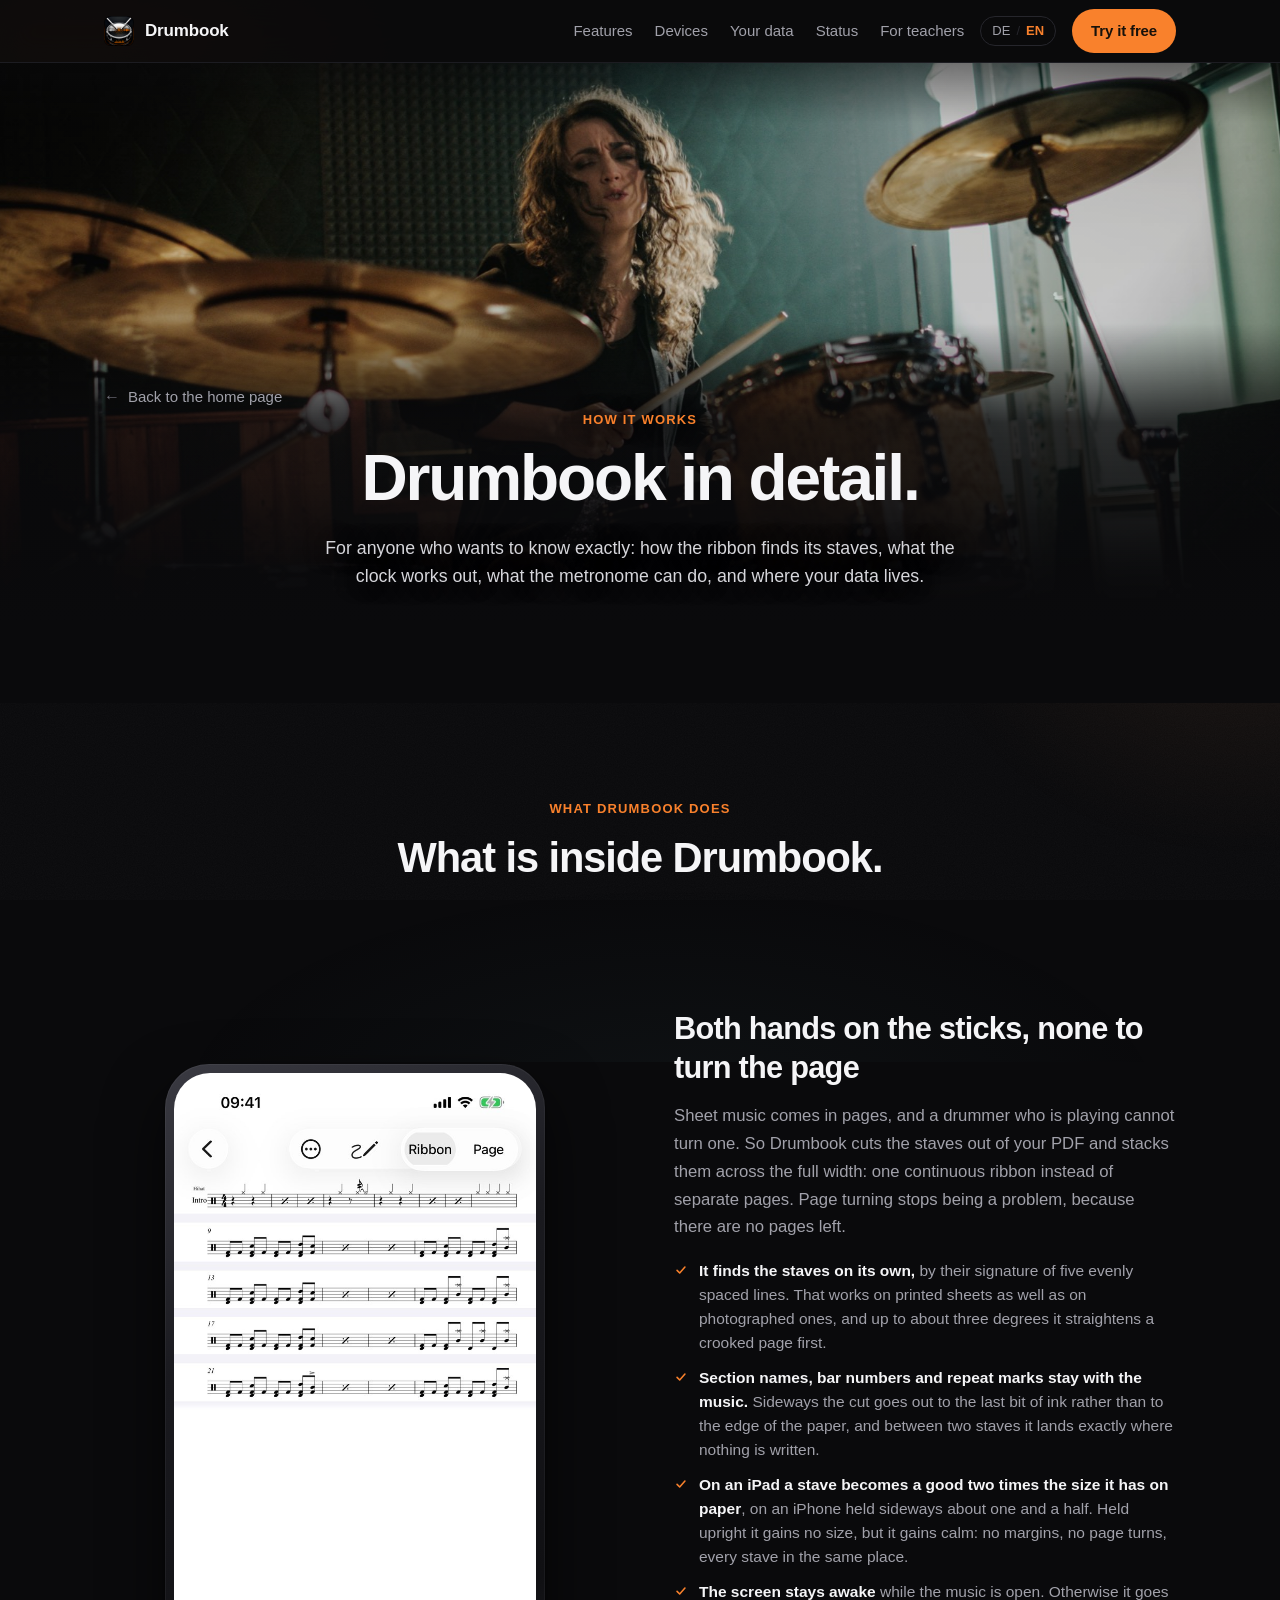
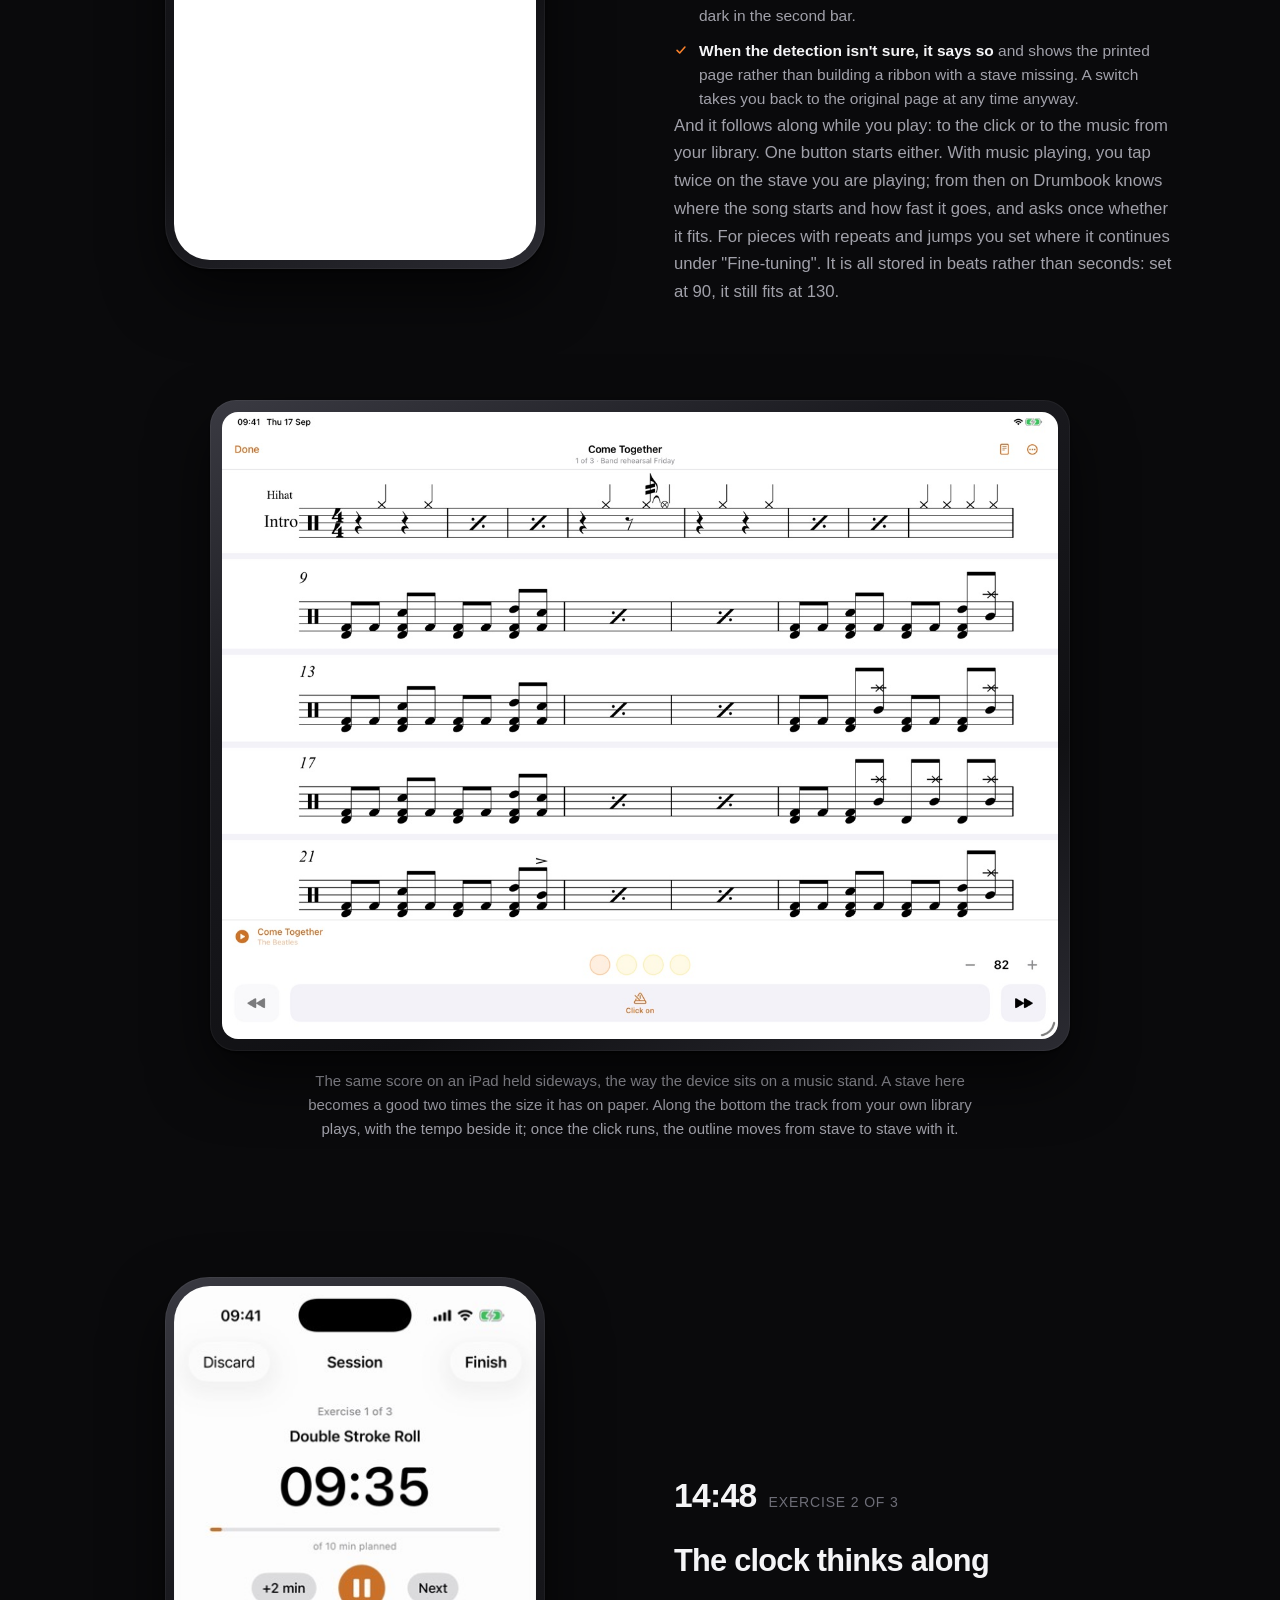
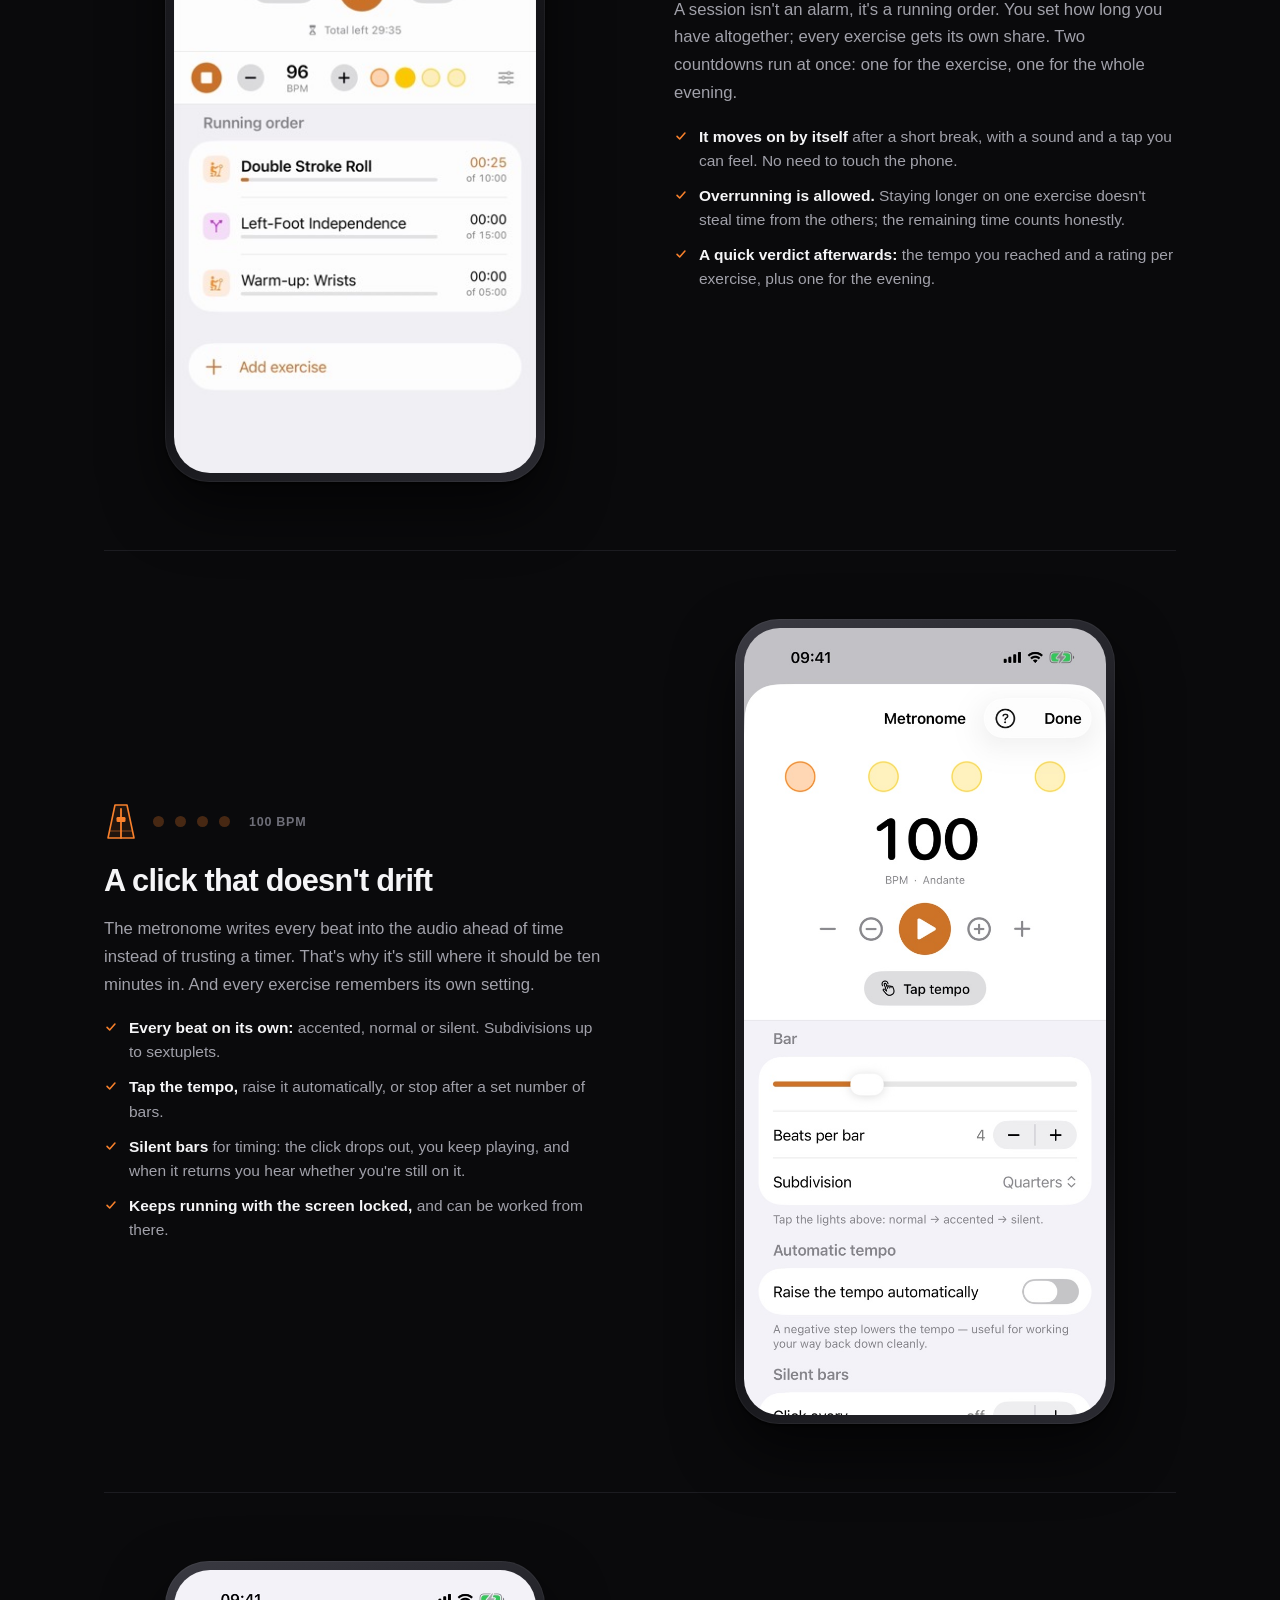
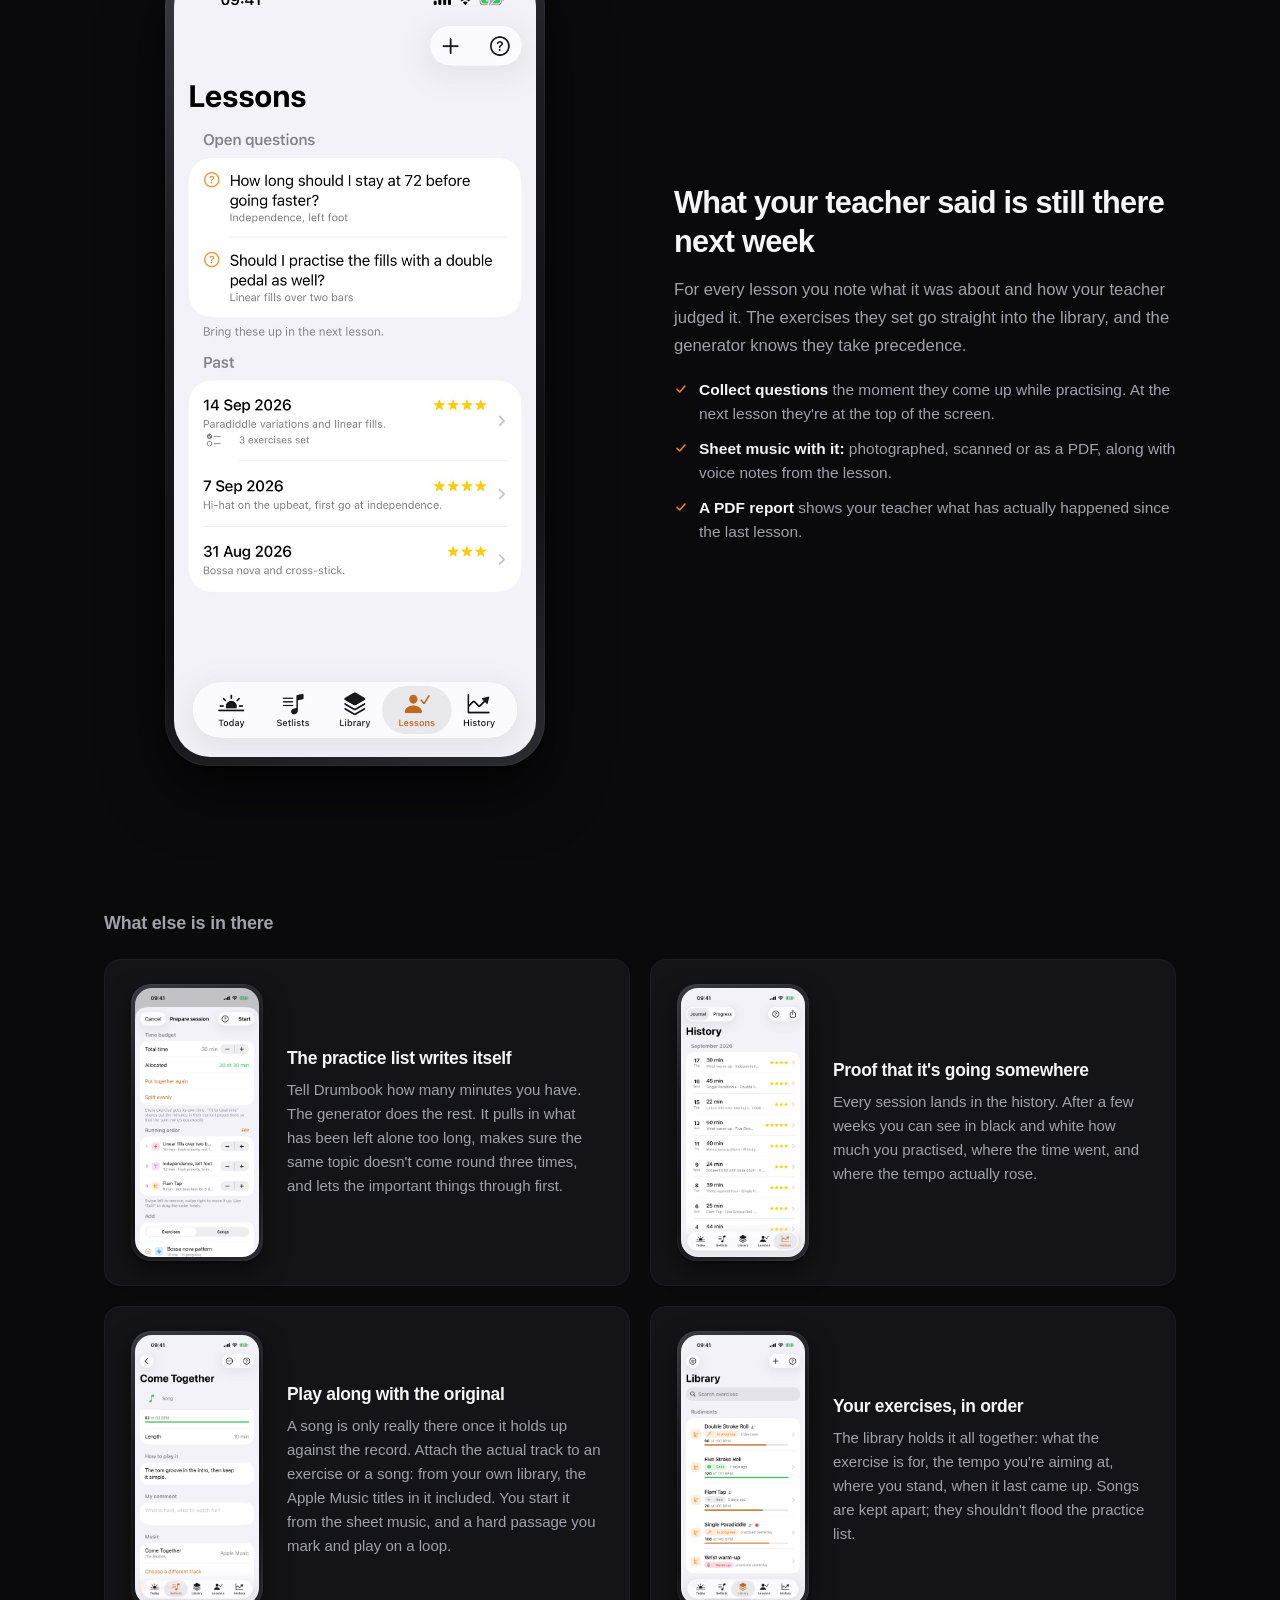
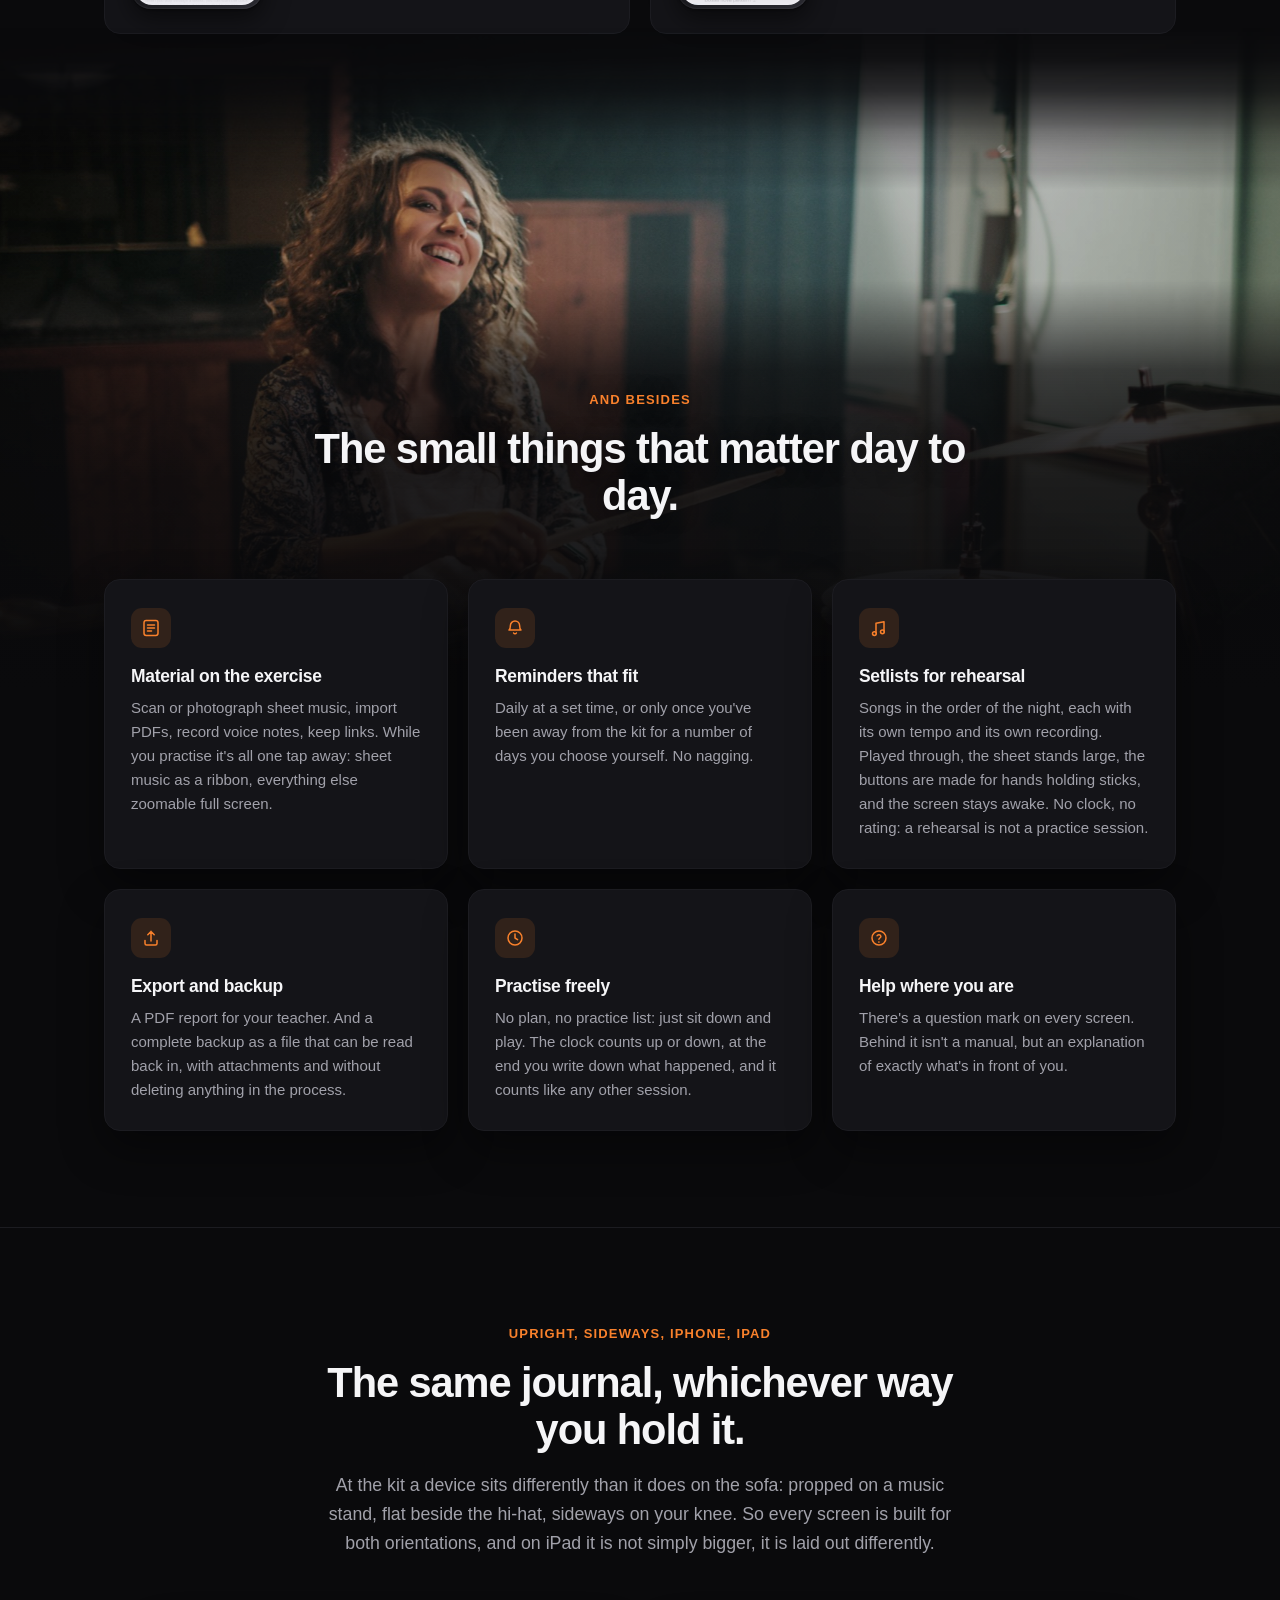
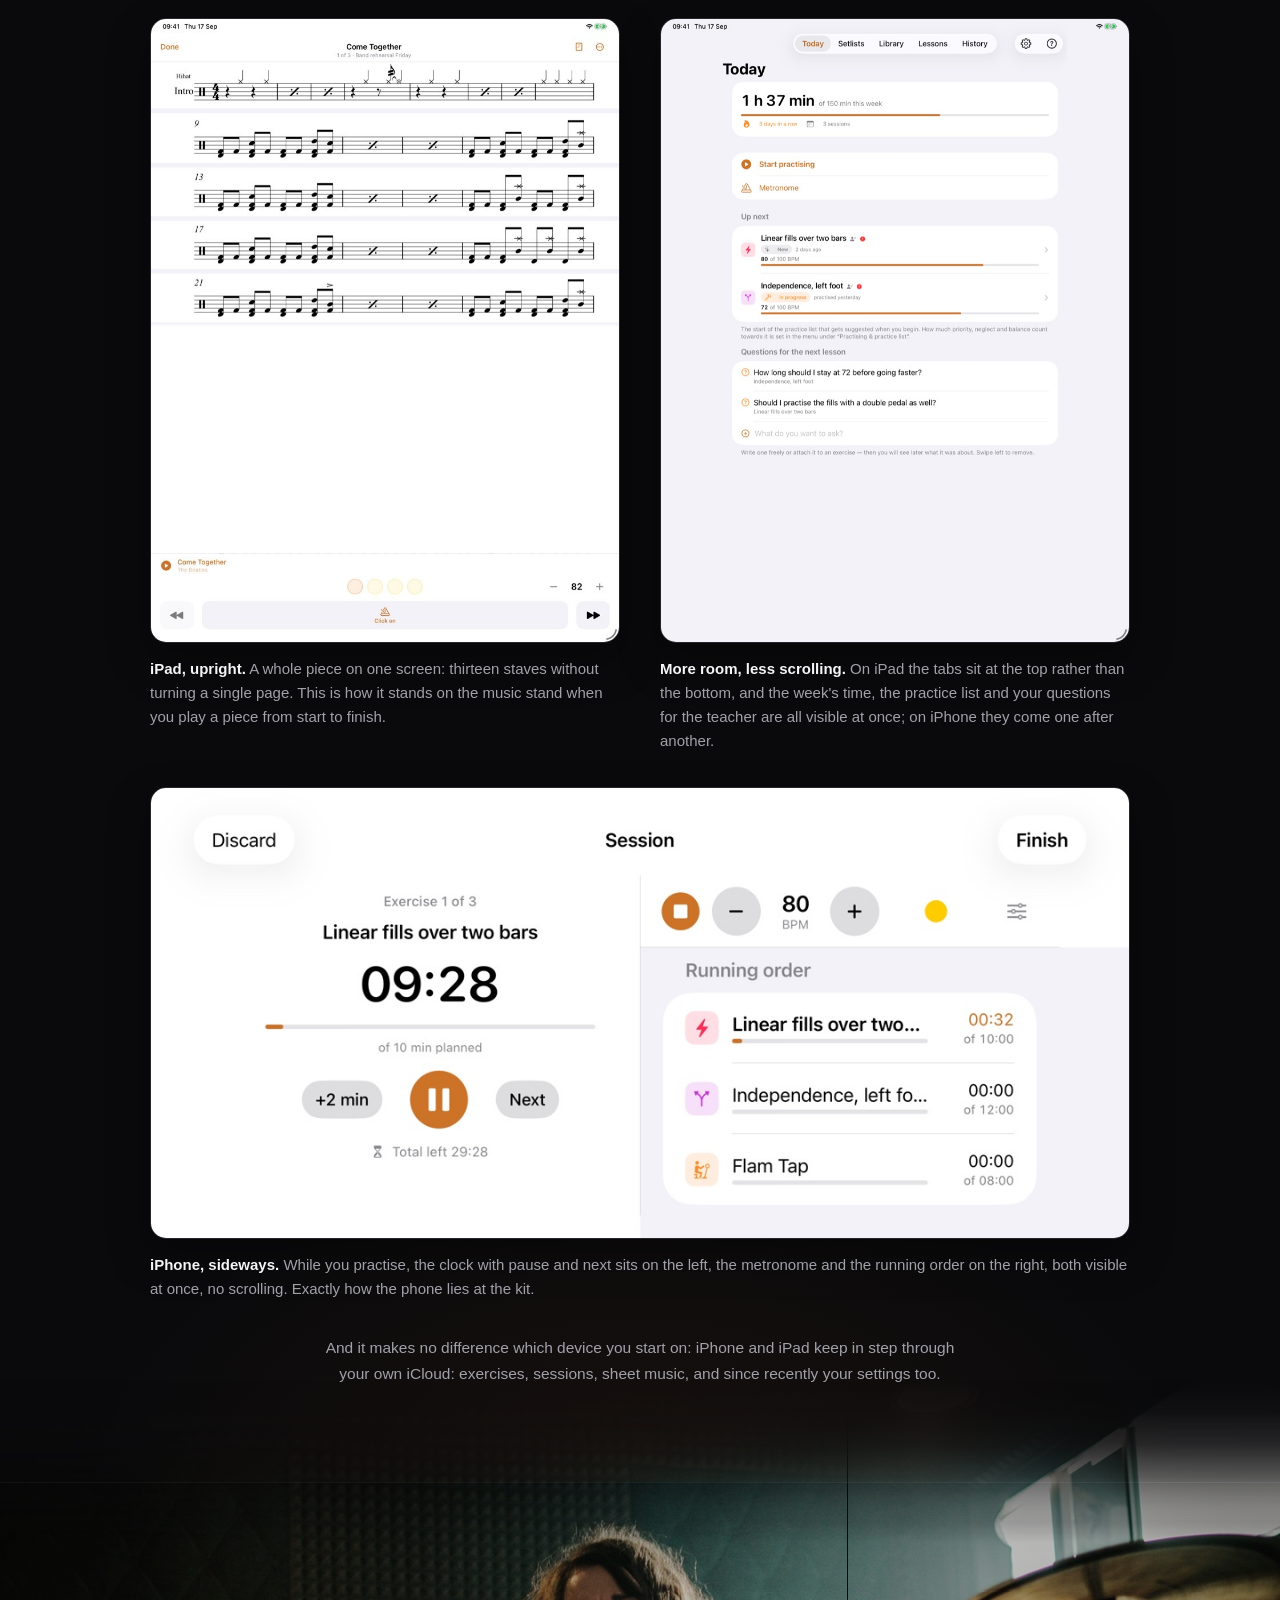
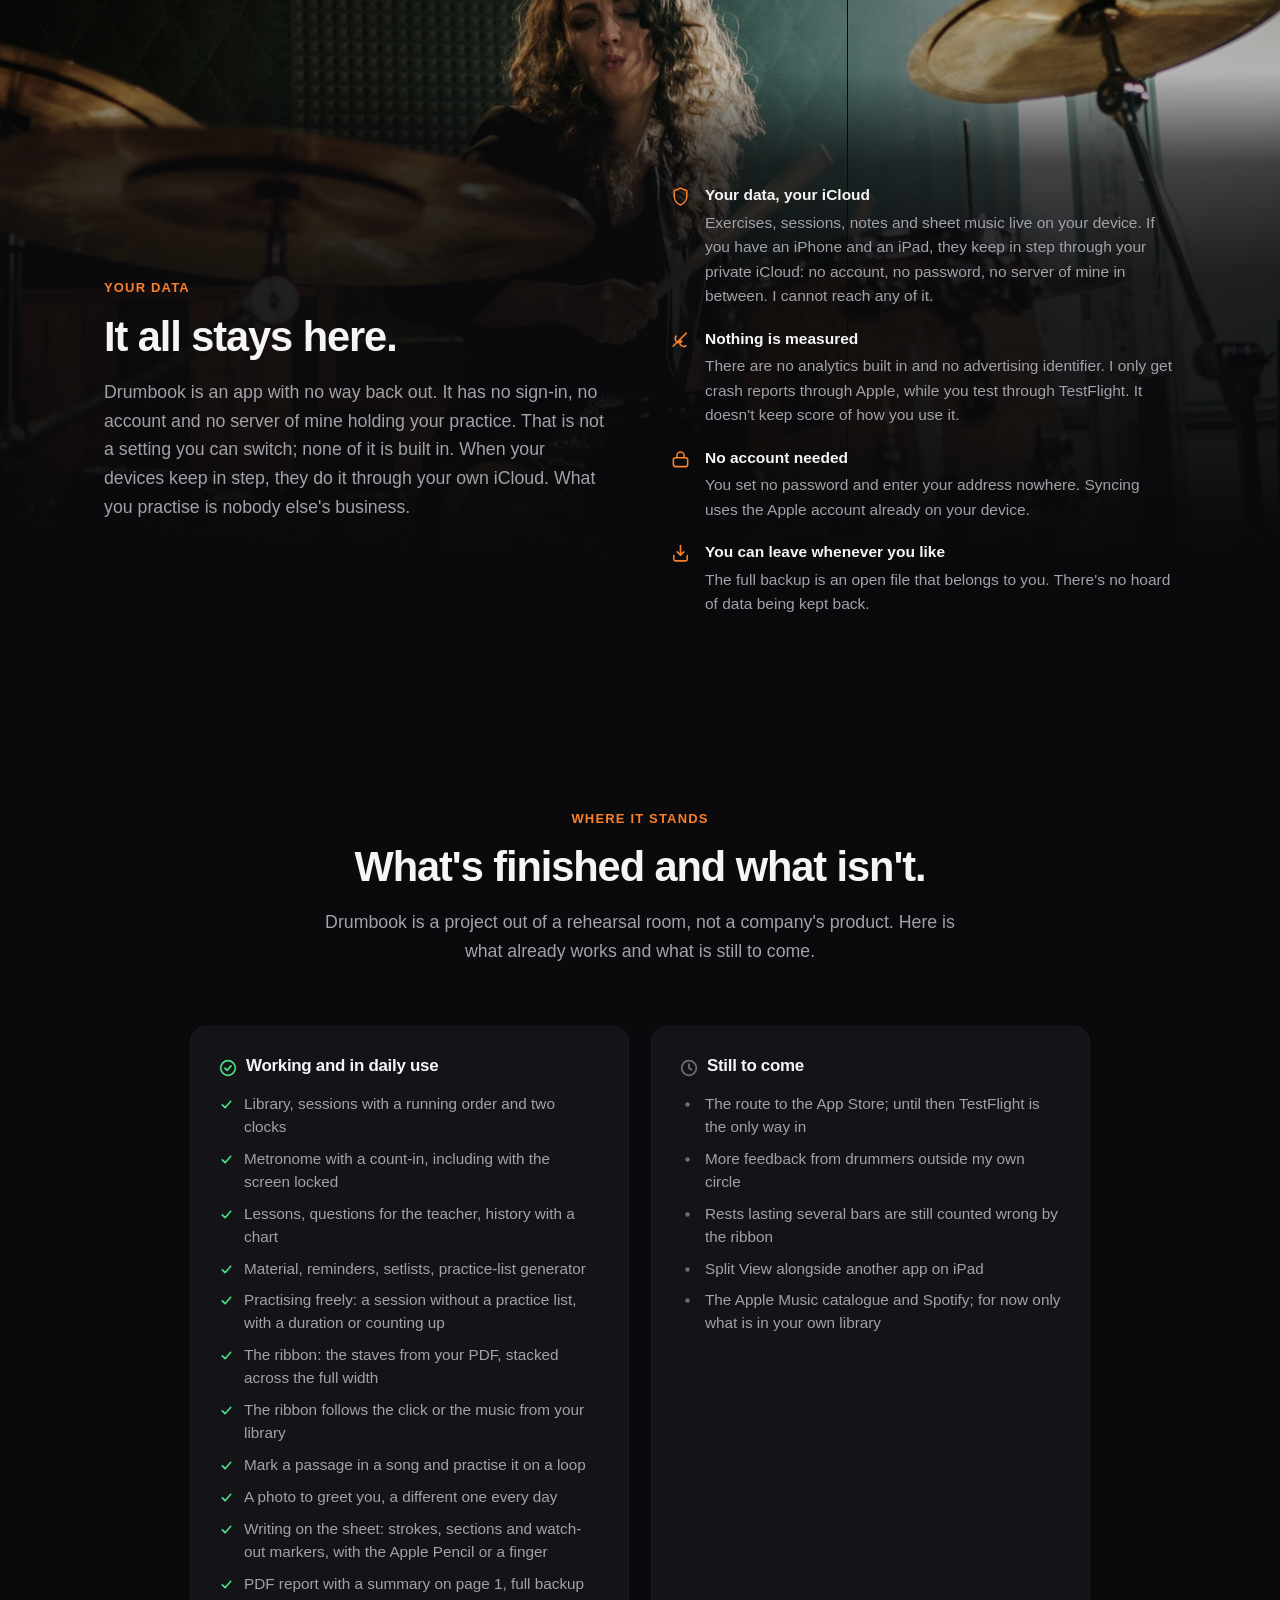
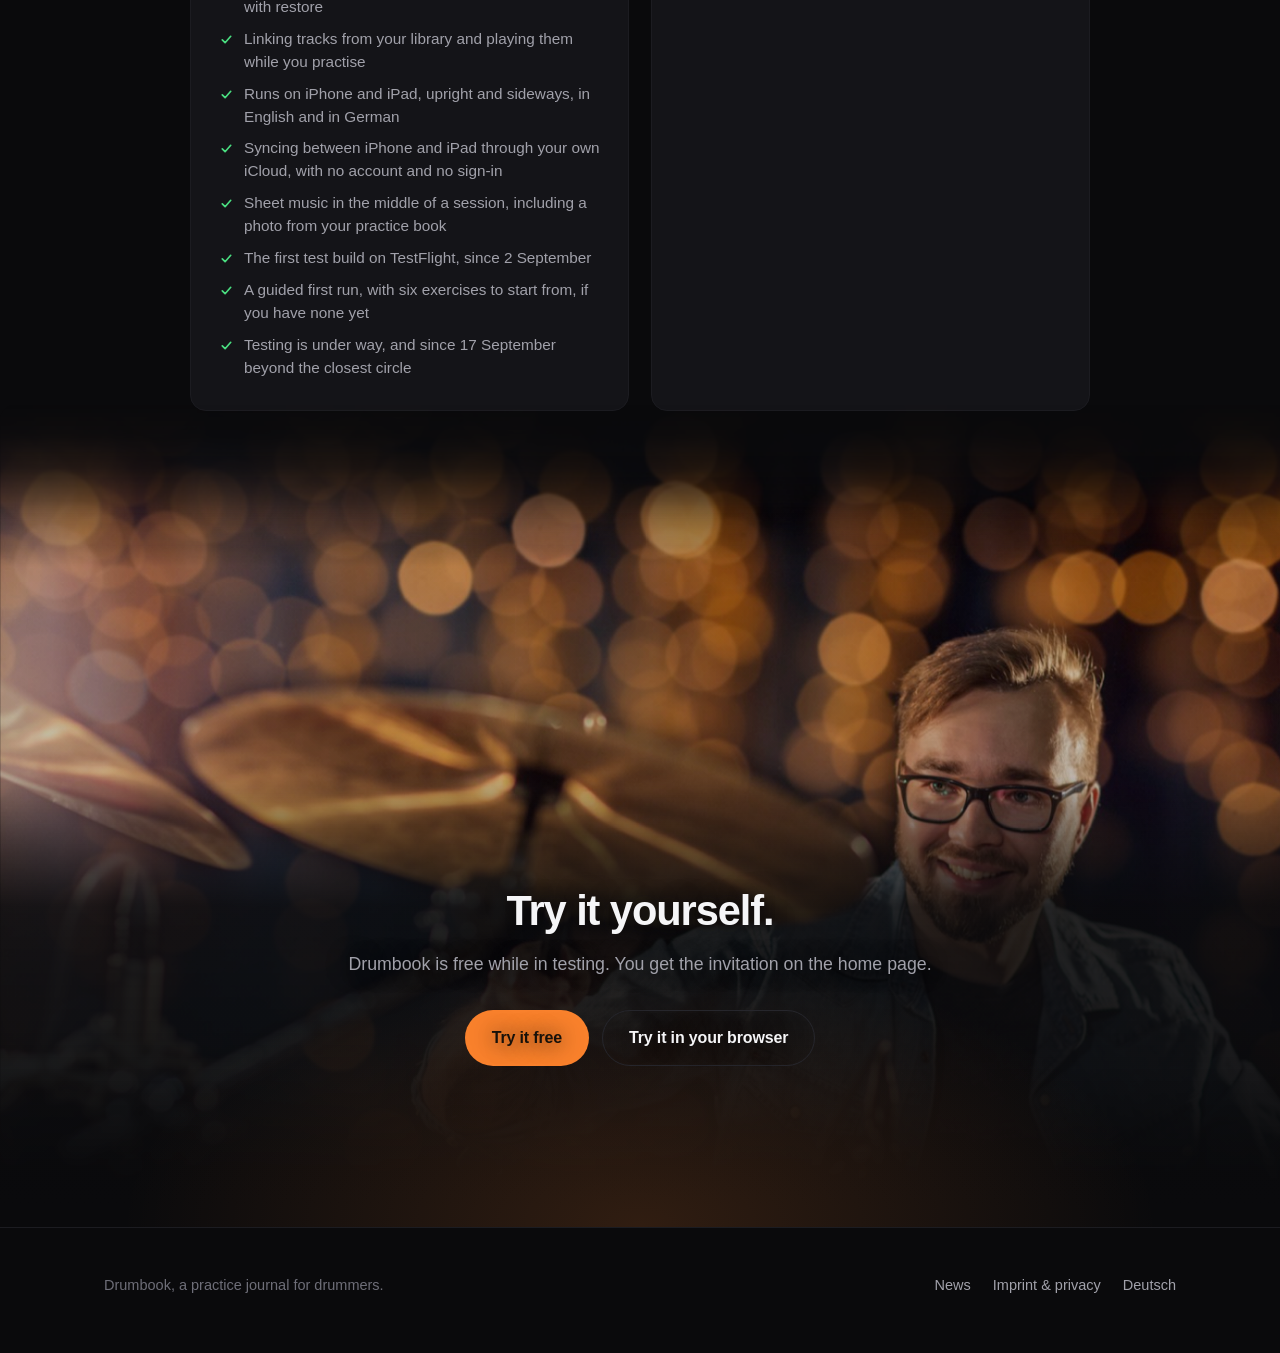
<file: en/how-it-works/index.html>
<!DOCTYPE html>
<html lang="en">
<head>
<meta charset="utf-8">
<meta name="viewport" content="width=device-width, initial-scale=1">
<title>How Drumbook works</title>
<meta name="description" content="All the detail: the ribbon, the session clock, the metronome, the lessons part, iPhone and iPad, your data and what is finished so far.">
<meta name="theme-color" content="#0a0a0c">
<link rel="canonical" href="https://drumbook.de/en/how-it-works/">
<link rel="alternate" hreflang="de" href="https://drumbook.de/so-funktionierts/">
<link rel="alternate" hreflang="en" href="https://drumbook.de/en/how-it-works/">
<link rel="icon" href="../../assets/favicon.png" type="image/png">
<link rel="apple-touch-icon" href="../../assets/icon-180.png">
<meta property="og:type" content="website">
<meta property="og:title" content="How Drumbook works">
<meta property="og:description" content="The practice journal for drummers in detail: ribbon, session clock, metronome, lessons, devices and data.">
<meta property="og:image" content="https://drumbook.de/assets/og-card-en.jpg">
<meta property="og:image:width" content="1200">
<meta property="og:image:height" content="630">
<meta property="og:url" content="https://drumbook.de/en/how-it-works/">
<meta property="og:site_name" content="Drumbook">
<meta property="og:locale" content="en_GB">
<meta name="twitter:card" content="summary_large_image">
<meta name="twitter:image" content="https://drumbook.de/assets/og-card-en.jpg">
<link rel="stylesheet" href="../../assets/style.css">
</head>
<body>

<a class="skip" href="#main">Skip to content</a>

<header class="nav">
  <div class="wrap nav__in">
    <a class="brand" href="../">
      <img src="../../assets/icon-180.png" alt="" width="30" height="30">
      Drumbook
    </a>
    <nav class="nav__links" aria-label="Sections">
      <a href="#features">Features</a>
      <a href="#devices">Devices</a>
      <a href="#data">Your data</a>
      <a href="#status">Status</a>
      <a href="../teacher/">For teachers</a>
    </nav>
    <p class="lang">
      <a href="../../so-funktionierts/" hreflang="de">DE</a>
      <span aria-hidden="true">/</span>
      <a href="./" aria-current="page" hreflang="en">EN</a>
    </p>
    <a class="btn btn--primary btn--sm" href="../#notify">Try it free</a>
  </div>
  <div class="nav__spur" aria-hidden="true"><i></i></div>
</header>

<main id="main">

<section class="buehne buehne--kopf kopf--weit buehne--spielen">
  <div class="buehne__foto" aria-hidden="true">
    <img src="../../assets/foto/spielen-1800.jpg"
         srcset="../../assets/foto/spielen-900.jpg 900w, ../../assets/foto/spielen-1800.jpg 1800w"
         sizes="100vw" width="1800" height="1200" fetchpriority="high" alt="">
  </div>
  <div class="wrap">
    <a class="back" href="../">Back to the home page</a>
    <div class="head">
      <p class="kicker">How it works</p>
      <h1>Drumbook in detail.</h1>
      <p class="lede">
        For anyone who wants to know exactly: how the ribbon finds its staves,
        what the clock works out, what the metronome can do, and where your
        data lives.
      </p>
    </div>
  </div>
</section>

<!-- ============ Features ============ -->
<section class="band" id="features">
  <div class="wrap">
    <div class="head">
      <p class="kicker">What Drumbook does</p>
      <h2>What is inside Drumbook.</h2>
    </div>

    <div class="feature">
      <div class="feature__text">
        <h3>Both hands on the sticks, none to turn the page</h3>
        <p>
          Sheet music comes in pages, and a drummer who is playing cannot turn
          one. So Drumbook cuts the staves out of your PDF and stacks them
          across the full width: one continuous ribbon instead of separate
          pages. Page turning stops being a problem, because there are no
          pages left.
        </p>
        <ul class="points">
          <li><svg width="14" height="14" viewBox="0 0 16 16" fill="none" aria-hidden="true"><path d="m3.5 8.4 3 3 6-6.8" stroke="currentColor" stroke-width="1.8" stroke-linecap="round" stroke-linejoin="round"/></svg><span><b>It finds the staves on its own,</b> by their signature of five evenly spaced lines. That works on printed sheets as well as on photographed ones, and up to about three degrees it straightens a crooked page first.</span></li>
          <li><svg width="14" height="14" viewBox="0 0 16 16" fill="none" aria-hidden="true"><path d="m3.5 8.4 3 3 6-6.8" stroke="currentColor" stroke-width="1.8" stroke-linecap="round" stroke-linejoin="round"/></svg><span><b>Section names, bar numbers and repeat marks stay with the music.</b> Sideways the cut goes out to the last bit of ink rather than to the edge of the paper, and between two staves it lands exactly where nothing is written.</span></li>
          <li><svg width="14" height="14" viewBox="0 0 16 16" fill="none" aria-hidden="true"><path d="m3.5 8.4 3 3 6-6.8" stroke="currentColor" stroke-width="1.8" stroke-linecap="round" stroke-linejoin="round"/></svg><span><b>On an iPad a stave becomes a good two times the size it has on paper</b>, on an iPhone held sideways about one and a half. Held upright it gains no size, but it gains calm: no margins, no page turns, every stave in the same place.</span></li>
          <li><svg width="14" height="14" viewBox="0 0 16 16" fill="none" aria-hidden="true"><path d="m3.5 8.4 3 3 6-6.8" stroke="currentColor" stroke-width="1.8" stroke-linecap="round" stroke-linejoin="round"/></svg><span><b>The screen stays awake</b> while the music is open. Otherwise it goes dark in the second bar.</span></li>
          <li><svg width="14" height="14" viewBox="0 0 16 16" fill="none" aria-hidden="true"><path d="m3.5 8.4 3 3 6-6.8" stroke="currentColor" stroke-width="1.8" stroke-linecap="round" stroke-linejoin="round"/></svg><span><b>When the detection isn't sure, it says so</b> and shows the printed page rather than building a ribbon with a stave missing. A switch takes you back to the original page at any time anyway.</span></li>
        </ul>
        <p>
          And it follows along while you play: to the click or to the music
          from your library. One button starts either. With music playing, you
          tap twice on the stave you are playing; from then on Drumbook knows
          where the song starts and how fast it goes, and asks once whether it
          fits. For pieces with repeats and jumps you set where it continues
          under "Fine-tuning". It is all stored in beats rather than seconds:
          set at 90, it still fits at 130.
        </p>
      </div>
      <div class="feature__media">
        <div class="phone phone--band">
          <img src="../../assets/shots/en/10-notenband.jpg" alt="The ribbon: the first five staves of a score stacked as one continuous strand, with bar numbers intact, and a switch at the top between ribbon and printed page." width="700" height="1522" loading="lazy">
          <span class="zeiger" aria-hidden="true"></span>
        </div>
      </div>
    </div>

    <figure class="wide-shot">
      <div class="tablet">
        <img src="../../assets/shots/en/11-notenband-ipad.jpg" alt="The same ribbon on an iPad held sideways: five staves across the full width, the song title and its place in the setlist above, the linked track and the tempo of 82 BPM below." width="1300" height="896" loading="lazy">
      </div>
      <figcaption>
        The same score on an iPad held sideways, the way the device sits on a
        music stand. A stave here becomes a good two times the size it has on
        paper. Along the bottom the track from your own library plays, with the
        tempo beside it; once the click runs, the outline moves from stave to
        stave with it.
      </figcaption>
    </figure>

    <div class="feature">
      <div class="feature__text">
        <p class="uhr" aria-hidden="true">
          <span class="uhr__zeit" data-uhr="888">14:48</span>
          <span class="uhr__was">Exercise 2 of 3</span>
        </p>
        <h3>The clock thinks along</h3>
        <p>
          A session isn't an alarm, it's a running order. You set how long you
          have altogether; every exercise gets its own share. Two countdowns
          run at once: one for the exercise, one for the whole evening.
        </p>
        <ul class="points">
          <li><svg width="14" height="14" viewBox="0 0 16 16" fill="none" aria-hidden="true"><path d="m3.5 8.4 3 3 6-6.8" stroke="currentColor" stroke-width="1.8" stroke-linecap="round" stroke-linejoin="round"/></svg><span><b>It moves on by itself</b> after a short break, with a sound and a tap you can feel. No need to touch the phone.</span></li>
          <li><svg width="14" height="14" viewBox="0 0 16 16" fill="none" aria-hidden="true"><path d="m3.5 8.4 3 3 6-6.8" stroke="currentColor" stroke-width="1.8" stroke-linecap="round" stroke-linejoin="round"/></svg><span><b>Overrunning is allowed.</b> Staying longer on one exercise doesn't steal time from the others; the remaining time counts honestly.</span></li>
          <li><svg width="14" height="14" viewBox="0 0 16 16" fill="none" aria-hidden="true"><path d="m3.5 8.4 3 3 6-6.8" stroke="currentColor" stroke-width="1.8" stroke-linecap="round" stroke-linejoin="round"/></svg><span><b>A quick verdict afterwards:</b> the tempo you reached and a rating per exercise, plus one for the evening.</span></li>
        </ul>
      </div>
      <div class="feature__media">
        <div class="phone">
          <video class="phone__film"
                 poster="../../assets/video/session-en-poster.jpg"
                 width="800" height="1739"
                 muted loop playsinline preload="metadata"
                 aria-label="A practice session running in Drumbook: exercise 1 of 3, Double Stroke Roll. The countdown is running, the metronome beats 96 BPM, and at the switch the app shows the break and what comes next.">
            <source src="../../assets/video/session-en.mp4" type="video/mp4">
          </video>
        </div>
      </div>
    </div>
<div class="feature">
      <div class="feature__text">
        <p class="beat" aria-hidden="true">
          <svg class="pendel" viewBox="0 0 34 42" fill="none" aria-hidden="true">
            <path d="M11 4h12l7 33H4L11 4Z" fill="rgba(249,129,44,0.10)" stroke="currentColor" stroke-width="1.6" stroke-linejoin="round"/>
            <path d="M5 30h24" stroke="currentColor" stroke-width="1.1" opacity="0.45"/>
            <g class="pendel__arm">
              <path d="M17 37V8" stroke="currentColor" stroke-width="1.8" stroke-linecap="round"/>
              <rect x="12.5" y="16" width="9" height="5" rx="1.2" fill="currentColor"/>
            </g>
          </svg>
          <span></span><span></span><span></span><span></span>
          <span class="beat__bpm">100 BPM</span>
        </p>
        <h3>A click that doesn't drift</h3>
        <p>
          The metronome writes every beat into the audio ahead of time instead
          of trusting a timer. That's why it's still where it should be ten
          minutes in. And every exercise remembers its own setting.
        </p>
        <ul class="points">
          <li><svg width="14" height="14" viewBox="0 0 16 16" fill="none" aria-hidden="true"><path d="m3.5 8.4 3 3 6-6.8" stroke="currentColor" stroke-width="1.8" stroke-linecap="round" stroke-linejoin="round"/></svg><span><b>Every beat on its own:</b> accented, normal or silent. Subdivisions up to sextuplets.</span></li>
          <li><svg width="14" height="14" viewBox="0 0 16 16" fill="none" aria-hidden="true"><path d="m3.5 8.4 3 3 6-6.8" stroke="currentColor" stroke-width="1.8" stroke-linecap="round" stroke-linejoin="round"/></svg><span><b>Tap the tempo,</b> raise it automatically, or stop after a set number of bars.</span></li>
          <li><svg width="14" height="14" viewBox="0 0 16 16" fill="none" aria-hidden="true"><path d="m3.5 8.4 3 3 6-6.8" stroke="currentColor" stroke-width="1.8" stroke-linecap="round" stroke-linejoin="round"/></svg><span><b>Silent bars</b> for timing: the click drops out, you keep playing, and when it returns you hear whether you're still on it.</span></li>
          <li><svg width="14" height="14" viewBox="0 0 16 16" fill="none" aria-hidden="true"><path d="m3.5 8.4 3 3 6-6.8" stroke="currentColor" stroke-width="1.8" stroke-linecap="round" stroke-linejoin="round"/></svg><span><b>Keeps running with the screen locked,</b> and can be worked from there.</span></li>
        </ul>
      </div>
      <div class="feature__media">
        <div class="phone">
          <img src="../../assets/shots/en/05-metronom.jpg" alt="The metronome at 100 BPM with four beat lights, a start button, tap tempo, and settings for beats per bar, subdivision, automatic tempo and silent bars." width="700" height="1522" loading="lazy">
        </div>
      </div>
    </div>
<div class="feature">
      <div class="feature__text">
        <h3>What your teacher said is still there next week</h3>
        <p>
          For every lesson you note what it was about and how your teacher
          judged it. The exercises they set go straight into the library, and
          the generator knows they take precedence.
        </p>
        <ul class="points">
          <li><svg width="14" height="14" viewBox="0 0 16 16" fill="none" aria-hidden="true"><path d="m3.5 8.4 3 3 6-6.8" stroke="currentColor" stroke-width="1.8" stroke-linecap="round" stroke-linejoin="round"/></svg><span><b>Collect questions</b> the moment they come up while practising. At the next lesson they're at the top of the screen.</span></li>
          <li><svg width="14" height="14" viewBox="0 0 16 16" fill="none" aria-hidden="true"><path d="m3.5 8.4 3 3 6-6.8" stroke="currentColor" stroke-width="1.8" stroke-linecap="round" stroke-linejoin="round"/></svg><span><b>Sheet music with it:</b> photographed, scanned or as a PDF, along with voice notes from the lesson.</span></li>
          <li><svg width="14" height="14" viewBox="0 0 16 16" fill="none" aria-hidden="true"><path d="m3.5 8.4 3 3 6-6.8" stroke="currentColor" stroke-width="1.8" stroke-linecap="round" stroke-linejoin="round"/></svg><span><b>A PDF report</b> shows your teacher what has actually happened since the last lesson.</span></li>
        </ul>
      </div>
      <div class="feature__media">
        <div class="phone">
          <img src="../../assets/shots/en/04-unterricht.jpg" alt="The lessons screen: two open questions for the teacher, and below them three lessons with date, rating, summary and the number of exercises set." width="700" height="1522" loading="lazy">
        </div>
      </div>
    </div>

      <h3 class="more__head">What else is in there</h3>
      <div class="more">
        <div class="more__card">
          <div class="phone phone--mini">
            <img src="../../assets/shots/en/06-planer.jpg" alt="Preparing a session: a 30-minute budget, all 30 allocated, with the running order of three exercises and their minutes below." width="700" height="1522" loading="lazy">
          </div>
          <div class="more__text">
            <h3>The practice list writes itself</h3>
            <p>Tell Drumbook how many minutes you have. The generator does the rest. It pulls in what has been left alone too long, makes sure the same topic doesn't come round three times, and lets the important things through first.</p>
          </div>
        </div>
        <div class="more__card">
          <div class="phone phone--mini">
            <img src="../../assets/shots/en/03-verlauf.jpg" alt="The history with a bar chart of the last 14 days, and below it time by category: rudiments 2 hours 6 minutes, songs 1 hour 22 minutes, groove, independence and fills." width="700" height="1522" loading="lazy">
          </div>
          <div class="more__text">
            <h3>Proof that it's going somewhere</h3>
            <p>Every session lands in the history. After a few weeks you can see in black and white how much you practised, where the time went, and where the tempo actually rose.</p>
          </div>
        </div>
        <div class="more__card">
          <div class="phone phone--mini">
            <img src="../../assets/shots/en/08-musik.jpg" alt="A song in the library: “Come Together” at 82 of 82 BPM, with a Music section below showing the linked track “Come Together” by The Beatles from Apple Music." width="700" height="1522" loading="lazy">
          </div>
          <div class="more__text">
            <h3>Play along with the original</h3>
            <p>A song is only really there once it holds up against the record. Attach the actual track to an exercise or a song: from your own library, the Apple Music titles in it included. You start it from the sheet music, and a hard passage you mark and play on a loop.</p>
          </div>
        </div>
        <div class="more__card">
          <div class="phone phone--mini">
            <img src="../../assets/shots/en/02-bibliothek.jpg" alt="The library sorted by category: rudiments with five exercises, each with its state, when it was last practised and a tempo bar." width="700" height="1522" loading="lazy">
          </div>
          <div class="more__text">
            <h3>Your exercises, in order</h3>
            <p>The library holds it all together: what the exercise is for, the tempo you're aiming at, where you stand, when it last came up. Songs are kept apart; they shouldn't flood the practice list.</p>
          </div>
        </div>
      </div>
    
  </div>
</section>


<!-- ============ Smaller grid ============ -->
<section class="band buehne buehne--knapp buehne--lachen">
  <div class="buehne__foto" aria-hidden="true">
    <img src="../../assets/foto/lachen-1800.jpg"
         srcset="../../assets/foto/lachen-900.jpg 900w, ../../assets/foto/lachen-1800.jpg 1800w"
         sizes="100vw" width="1800" height="1200" loading="lazy" alt="">
  </div>
  <div class="wrap">
    <div class="head">
      <p class="kicker">And besides</p>
      <h2>The small things that matter day to day.</h2>
    </div>
    <div class="grid">
      <div class="card">
        <div class="card__icon" aria-hidden="true">
          <svg width="20" height="20" viewBox="0 0 20 20" fill="none"><rect x="3" y="2.5" width="14" height="15" rx="2.2" stroke="currentColor" stroke-width="1.5"/><path d="M6.5 7h7M6.5 10h7M6.5 13h4" stroke="currentColor" stroke-width="1.5" stroke-linecap="round"/></svg>
        </div>
        <h3>Material on the exercise</h3>
        <p>
          Scan or photograph sheet music, import PDFs, record voice notes,
          keep links. While you practise it's all one tap away: sheet music
          as a ribbon, everything else zoomable full screen.
        </p>
      </div>
      <div class="card">
        <div class="card__icon" aria-hidden="true">
          <svg width="20" height="20" viewBox="0 0 20 20" fill="none"><path d="M10 3a4.6 4.6 0 0 0-4.6 4.6c0 3.4-1.4 4.5-1.4 4.5h12s-1.4-1.1-1.4-4.5A4.6 4.6 0 0 0 10 3Z" stroke="currentColor" stroke-width="1.5" stroke-linejoin="round"/><path d="M8.6 15a1.6 1.6 0 0 0 2.8 0" stroke="currentColor" stroke-width="1.5" stroke-linecap="round"/></svg>
        </div>
        <h3>Reminders that fit</h3>
        <p>
          Daily at a set time, or only once you've been away from the kit for
          a number of days you choose yourself. No nagging.
        </p>
      </div>
      <div class="card">
        <div class="card__icon" aria-hidden="true">
          <svg width="20" height="20" viewBox="0 0 20 20" fill="none"><path d="M7 15.5V5.2l8-1.5v10.1" stroke="currentColor" stroke-width="1.5" stroke-linejoin="round"/><circle cx="5.4" cy="15.6" r="1.9" stroke="currentColor" stroke-width="1.5"/><circle cx="13.4" cy="13.8" r="1.9" stroke="currentColor" stroke-width="1.5"/></svg>
        </div>
        <h3>Setlists for rehearsal</h3>
        <p>
          Songs in the order of the night, each with its own tempo and its own
          recording. Played through, the sheet stands large, the buttons are
          made for hands holding sticks, and the screen stays awake. No clock,
          no rating: a rehearsal is not a practice session.
        </p>
      </div>
      <div class="card">
        <div class="card__icon" aria-hidden="true">
          <svg width="20" height="20" viewBox="0 0 20 20" fill="none"><path d="M10 13V3.5M10 3.5 6.8 6.8M10 3.5l3.2 3.3" stroke="currentColor" stroke-width="1.5" stroke-linecap="round" stroke-linejoin="round"/><path d="M4 12.5v3a1.5 1.5 0 0 0 1.5 1.5h9a1.5 1.5 0 0 0 1.5-1.5v-3" stroke="currentColor" stroke-width="1.5" stroke-linecap="round"/></svg>
        </div>
        <h3>Export and backup</h3>
        <p>
          A PDF report for your teacher. And a complete backup as a file that
          can be read back in, with attachments and without deleting
          anything in the process.
        </p>
      </div>
      <div class="card">
        <div class="card__icon" aria-hidden="true">
          <svg width="20" height="20" viewBox="0 0 20 20" fill="none"><circle cx="10" cy="10" r="7" stroke="currentColor" stroke-width="1.5"/><path d="M10 6v4l2.6 1.6" stroke="currentColor" stroke-width="1.5" stroke-linecap="round" stroke-linejoin="round"/></svg>
        </div>
        <h3>Practise freely</h3>
        <p>
          No plan, no practice list: just sit down and play. The clock counts
          up or down, at the end you write down what happened, and it counts
          like any other session.
        </p>
      </div>
      <div class="card">
        <div class="card__icon" aria-hidden="true">
          <svg width="20" height="20" viewBox="0 0 20 20" fill="none"><circle cx="10" cy="10" r="7" stroke="currentColor" stroke-width="1.5"/><path d="M8.1 7.8A2 2 0 0 1 11.9 8.5c0 1.4-2 1.6-2 2.8" stroke="currentColor" stroke-width="1.5" stroke-linecap="round"/><circle cx="9.9" cy="14" r="0.85" fill="currentColor"/></svg>
        </div>
        <h3>Help where you are</h3>
        <p>
          There's a question mark on every screen. Behind it isn't a manual,
          but an explanation of exactly what's in front of you.
        </p>
      </div>
    </div>
  </div>
</section>


<!-- ============ Devices ============ -->
<section class="band devices-band" id="devices">
  <div class="wrap">
    <div class="head">
      <p class="kicker">Upright, sideways, iPhone, iPad</p>
      <h2>The same journal, whichever way you hold it.</h2>
      <p class="lede">
        At the kit a device sits differently than it does on the sofa: propped
        on a music stand, flat beside the hi-hat, sideways on your knee. So
        every screen is built for both orientations, and on iPad it is not
        simply bigger, it is laid out differently.
      </p>
    </div>

    <div class="devices">
      <figure>
        <img src="../../assets/shots/en/13-ipad-noten-hoch.jpg"
             alt="An iPad upright on a music stand: the first staves of the score as one ribbon across the full width, with the linked track and the tempo below."
             width="820" height="1189" loading="lazy">
        <figcaption>
          <b>iPad, upright.</b> A whole piece on one screen: thirteen staves
          without turning a single page. This is how it stands on the music
          stand when you play a piece from start to finish.
        </figcaption>
      </figure>
      <figure>
        <img src="../../assets/shots/en/14-ipad-hoch.jpg"
             alt="Drumbook on an iPad in portrait: the tabs across the top, then the week's practice time, “Start practising”, the suggested practice list and the open questions for the teacher."
             width="820" height="1189" loading="lazy">
        <figcaption>
          <b>More room, less scrolling.</b> On iPad the tabs sit at the top
          rather than the bottom, and the week's time, the practice list and
          your questions for the teacher are all visible at once; on iPhone
          they come one after another.
        </figcaption>
      </figure>
      <figure class="quer">
        <img src="../../assets/shots/en/12-session-quer.jpg"
             alt="A running session on an iPhone in landscape: countdown, pause and next on the left, metronome and running order on the right."
             width="1100" height="506" loading="lazy">
        <figcaption>
          <b>iPhone, sideways.</b> While you practise, the clock with pause and
          next sits on the left, the metronome and the running order on the
          right, both visible at once, no scrolling. Exactly how the phone
          lies at the kit.
        </figcaption>
      </figure>
    </div>

    <p class="devices__note">
      And it makes no difference which device you start on: iPhone and iPad
      keep in step through your own iCloud: exercises, sessions, sheet music,
      and since recently your settings too.
    </p>
  </div>
</section>


<!-- ============ Data ============ -->
<section class="band buehne buehne--probe" id="data">
  <div class="buehne__foto" aria-hidden="true">
    <img src="../../assets/foto/probe-1800.jpg"
         srcset="../../assets/foto/probe-900.jpg 900w, ../../assets/foto/probe-1800.jpg 1800w"
         sizes="100vw" width="1800" height="1200" loading="lazy" alt="">
  </div>
  <div class="wrap">
    <div class="privacy">
      <div>
        <p class="kicker">Your data</p>
        <h2>It all stays here.</h2>
        <p class="lede">
          Drumbook is an app with no way back out. It has no sign-in, no
          account and no server of mine holding your practice. That is not a
          setting you can switch; none of it is built in. When
          your devices keep in step, they do it through your own iCloud. What
          you practise is nobody else's business.
        </p>
      </div>
      <ul class="privacy__list">
        <li>
          <svg width="21" height="21" viewBox="0 0 20 20" fill="none" aria-hidden="true"><path d="M10 2 4 4.6v5.1c0 3.7 2.6 7.1 6 8.3 3.4-1.2 6-4.6 6-8.3V4.6L10 2Z" stroke="currentColor" stroke-width="1.5" stroke-linejoin="round"/></svg>
          <span><b>Your data, your iCloud</b>Exercises, sessions, notes and sheet music live on your device. If you have an iPhone and an iPad, they keep in step through your private iCloud: no account, no password, no server of mine in between. I cannot reach any of it.</span>
        </li>
        <li>
          <svg width="21" height="21" viewBox="0 0 20 20" fill="none" aria-hidden="true"><path d="M3 15.5 15.5 3M6 5.8a3.6 3.6 0 1 0 5.2 5M10 10a3.6 3.6 0 0 0 5 5" stroke="currentColor" stroke-width="1.5" stroke-linecap="round"/></svg>
          <span><b>Nothing is measured</b>There are no analytics built in and no advertising identifier. I only get crash reports through Apple, while you test through TestFlight. It doesn't keep score of how you use it.</span>
        </li>
        <li>
          <svg width="21" height="21" viewBox="0 0 20 20" fill="none" aria-hidden="true"><rect x="3.2" y="8.4" width="13.6" height="8.4" rx="2" stroke="currentColor" stroke-width="1.5"/><path d="M6.6 8.4V6.2a3.4 3.4 0 0 1 6.8 0v2.2" stroke="currentColor" stroke-width="1.5" stroke-linecap="round"/></svg>
          <span><b>No account needed</b>You set no password and enter your address nowhere. Syncing uses the Apple account already on your device.</span>
        </li>
        <li>
          <svg width="21" height="21" viewBox="0 0 20 20" fill="none" aria-hidden="true"><path d="M10 2.5v9M10 11.5 6.9 8.4M10 11.5l3.1-3.1" stroke="currentColor" stroke-width="1.5" stroke-linecap="round" stroke-linejoin="round"/><path d="M3.6 12v3.4a1.6 1.6 0 0 0 1.6 1.6h9.6a1.6 1.6 0 0 0 1.6-1.6V12" stroke="currentColor" stroke-width="1.5" stroke-linecap="round"/></svg>
          <span><b>You can leave whenever you like</b>The full backup is an open file that belongs to you. There's no hoard of data being kept back.</span>
        </li>
      </ul>
    </div>
  </div>
</section>


<!-- ============ Status ============ -->
<section class="band" id="status">
  <div class="wrap">
    <div class="head">
      <p class="kicker">Where it stands</p>
      <h2>What's finished and what isn't.</h2>
      <p class="lede">
        Drumbook is a project out of a rehearsal room, not a company's
        product. Here is what already works and what is still to come.
      </p>
    </div>
    <div class="status">
      <div class="status__col status--done">
        <h3>
          <svg width="18" height="18" viewBox="0 0 16 16" fill="none" aria-hidden="true"><circle cx="8" cy="8" r="6.5" stroke="currentColor" stroke-width="1.5"/><path d="m5.3 8.2 1.9 1.9 3.5-3.9" stroke="currentColor" stroke-width="1.6" stroke-linecap="round" stroke-linejoin="round"/></svg>
          Working and in daily use
        </h3>
        <ul>
          <li><svg width="15" height="15" viewBox="0 0 16 16" fill="none" aria-hidden="true"><path d="m3.5 8.4 3 3 6-6.8" stroke="currentColor" stroke-width="1.8" stroke-linecap="round" stroke-linejoin="round"/></svg>Library, sessions with a running order and two clocks</li>
          <li><svg width="15" height="15" viewBox="0 0 16 16" fill="none" aria-hidden="true"><path d="m3.5 8.4 3 3 6-6.8" stroke="currentColor" stroke-width="1.8" stroke-linecap="round" stroke-linejoin="round"/></svg>Metronome with a count-in, including with the screen locked</li>
          <li><svg width="15" height="15" viewBox="0 0 16 16" fill="none" aria-hidden="true"><path d="m3.5 8.4 3 3 6-6.8" stroke="currentColor" stroke-width="1.8" stroke-linecap="round" stroke-linejoin="round"/></svg>Lessons, questions for the teacher, history with a chart</li>
          <li><svg width="15" height="15" viewBox="0 0 16 16" fill="none" aria-hidden="true"><path d="m3.5 8.4 3 3 6-6.8" stroke="currentColor" stroke-width="1.8" stroke-linecap="round" stroke-linejoin="round"/></svg>Material, reminders, setlists, practice-list generator</li>
          <li><svg width="15" height="15" viewBox="0 0 16 16" fill="none" aria-hidden="true"><path d="m3.5 8.4 3 3 6-6.8" stroke="currentColor" stroke-width="1.8" stroke-linecap="round" stroke-linejoin="round"/></svg>Practising freely: a session without a practice list, with a duration or counting up</li>
          <li><svg width="15" height="15" viewBox="0 0 16 16" fill="none" aria-hidden="true"><path d="m3.5 8.4 3 3 6-6.8" stroke="currentColor" stroke-width="1.8" stroke-linecap="round" stroke-linejoin="round"/></svg>The ribbon: the staves from your PDF, stacked across the full width</li>
          <li><svg width="15" height="15" viewBox="0 0 16 16" fill="none" aria-hidden="true"><path d="m3.5 8.4 3 3 6-6.8" stroke="currentColor" stroke-width="1.8" stroke-linecap="round" stroke-linejoin="round"/></svg>The ribbon follows the click or the music from your library</li>
          <li><svg width="15" height="15" viewBox="0 0 16 16" fill="none" aria-hidden="true"><path d="m3.5 8.4 3 3 6-6.8" stroke="currentColor" stroke-width="1.8" stroke-linecap="round" stroke-linejoin="round"/></svg>Mark a passage in a song and practise it on a loop</li>
          <li><svg width="15" height="15" viewBox="0 0 16 16" fill="none" aria-hidden="true"><path d="m3.5 8.4 3 3 6-6.8" stroke="currentColor" stroke-width="1.8" stroke-linecap="round" stroke-linejoin="round"/></svg>A photo to greet you, a different one every day</li>
          <li><svg width="15" height="15" viewBox="0 0 16 16" fill="none" aria-hidden="true"><path d="m3.5 8.4 3 3 6-6.8" stroke="currentColor" stroke-width="1.8" stroke-linecap="round" stroke-linejoin="round"/></svg>Writing on the sheet: strokes, sections and watch-out markers, with the Apple Pencil or a finger</li>
          <li><svg width="15" height="15" viewBox="0 0 16 16" fill="none" aria-hidden="true"><path d="m3.5 8.4 3 3 6-6.8" stroke="currentColor" stroke-width="1.8" stroke-linecap="round" stroke-linejoin="round"/></svg>PDF report with a summary on page 1, full backup with restore</li>
          <li><svg width="15" height="15" viewBox="0 0 16 16" fill="none" aria-hidden="true"><path d="m3.5 8.4 3 3 6-6.8" stroke="currentColor" stroke-width="1.8" stroke-linecap="round" stroke-linejoin="round"/></svg>Linking tracks from your library and playing them while you practise</li>
          <li><svg width="15" height="15" viewBox="0 0 16 16" fill="none" aria-hidden="true"><path d="m3.5 8.4 3 3 6-6.8" stroke="currentColor" stroke-width="1.8" stroke-linecap="round" stroke-linejoin="round"/></svg>Runs on iPhone and iPad, upright and sideways, in English and in German</li>
          <li><svg width="15" height="15" viewBox="0 0 16 16" fill="none" aria-hidden="true"><path d="m3.5 8.4 3 3 6-6.8" stroke="currentColor" stroke-width="1.8" stroke-linecap="round" stroke-linejoin="round"/></svg>Syncing between iPhone and iPad through your own iCloud, with no account and no sign-in</li>
          <li><svg width="15" height="15" viewBox="0 0 16 16" fill="none" aria-hidden="true"><path d="m3.5 8.4 3 3 6-6.8" stroke="currentColor" stroke-width="1.8" stroke-linecap="round" stroke-linejoin="round"/></svg>Sheet music in the middle of a session, including a photo from your practice book</li>
          <li><svg width="15" height="15" viewBox="0 0 16 16" fill="none" aria-hidden="true"><path d="m3.5 8.4 3 3 6-6.8" stroke="currentColor" stroke-width="1.8" stroke-linecap="round" stroke-linejoin="round"/></svg>The first test build on TestFlight, since 2 September</li>
          <li><svg width="15" height="15" viewBox="0 0 16 16" fill="none" aria-hidden="true"><path d="m3.5 8.4 3 3 6-6.8" stroke="currentColor" stroke-width="1.8" stroke-linecap="round" stroke-linejoin="round"/></svg>A guided first run, with six exercises to start from, if you have none yet</li>
          <li><svg width="15" height="15" viewBox="0 0 16 16" fill="none" aria-hidden="true"><path d="m3.5 8.4 3 3 6-6.8" stroke="currentColor" stroke-width="1.8" stroke-linecap="round" stroke-linejoin="round"/></svg>Testing is under way, and since 17 September beyond the closest circle</li>
        </ul>
      </div>
      <div class="status__col status--open">
        <h3>
          <svg width="18" height="18" viewBox="0 0 16 16" fill="none" aria-hidden="true"><circle cx="8" cy="8" r="6.5" stroke="currentColor" stroke-width="1.5"/><path d="M8 4.6V8l2.2 1.6" stroke="currentColor" stroke-width="1.6" stroke-linecap="round" stroke-linejoin="round"/></svg>
          Still to come
        </h3>
        <ul>
          <li><svg width="15" height="15" viewBox="0 0 16 16" fill="none" aria-hidden="true"><circle cx="8" cy="8" r="2.4" fill="currentColor"/></svg>The route to the App Store; until then TestFlight is the only way in</li>
          <li><svg width="15" height="15" viewBox="0 0 16 16" fill="none" aria-hidden="true"><circle cx="8" cy="8" r="2.4" fill="currentColor"/></svg>More feedback from drummers outside my own circle</li>
          <li><svg width="15" height="15" viewBox="0 0 16 16" fill="none" aria-hidden="true"><circle cx="8" cy="8" r="2.4" fill="currentColor"/></svg>Rests lasting several bars are still counted wrong by the ribbon</li>
          <li><svg width="15" height="15" viewBox="0 0 16 16" fill="none" aria-hidden="true"><circle cx="8" cy="8" r="2.4" fill="currentColor"/></svg>Split View alongside another app on iPad</li>
          <li><svg width="15" height="15" viewBox="0 0 16 16" fill="none" aria-hidden="true"><circle cx="8" cy="8" r="2.4" fill="currentColor"/></svg>The Apple Music catalogue and Spotify; for now only what is in your own library</li>
        </ul>
      </div>
    </div>
  </div>
</section>


<section class="final" id="notify">
  <div class="buehne__foto" aria-hidden="true">
    <img src="../../assets/foto/buehne-1800.jpg"
         srcset="../../assets/foto/buehne-900.jpg 900w, ../../assets/foto/buehne-1800.jpg 1800w"
         sizes="100vw" width="1800" height="1163" loading="lazy" alt="">
  </div>
  <div class="wrap final__in">
    <h2>Try it yourself.</h2>
    <p>Drumbook is free while in testing. You get the invitation on the home page.</p>
    <p class="hero__cta" style="justify-content:center">
      <a class="btn btn--primary" href="../#notify">Try it free</a>
      <a class="btn btn--ghost" href="../try/">Try it in your browser</a>
    </p>
  </div>
</section>

</main>

<footer class="foot">
  <div class="wrap foot__in">
    <p style="margin:0">Drumbook, a practice journal for drummers.</p>
    <nav class="foot__links" aria-label="Legal">
      <a href="../news.html">News</a>
      <a href="../legal.html">Imprint &amp; privacy</a>
      <a href="../../so-funktionierts/" hreflang="de">Deutsch</a>
    </nav>
  </div>
</footer>

<script src="../../assets/anim.js" defer></script>
<script src="../../assets/zurueck.js" defer></script>

</body>
</html>
</file>
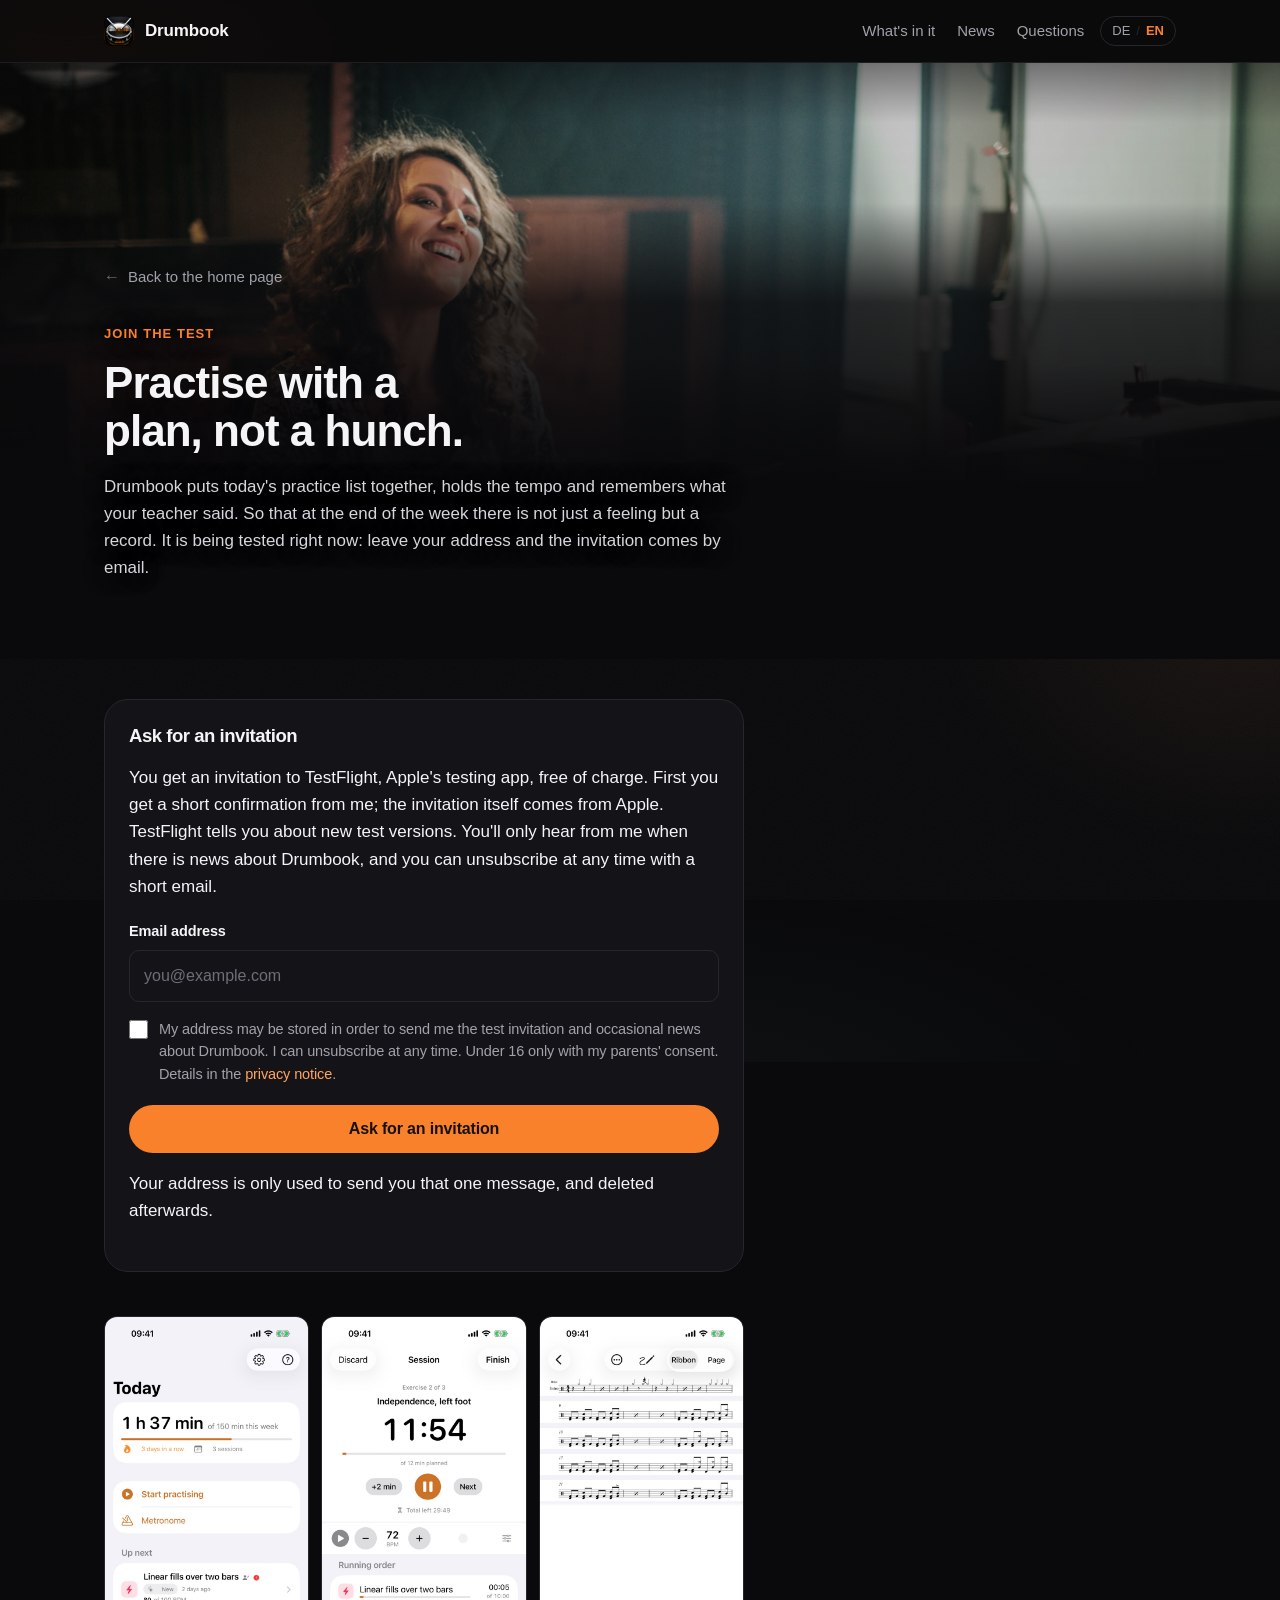
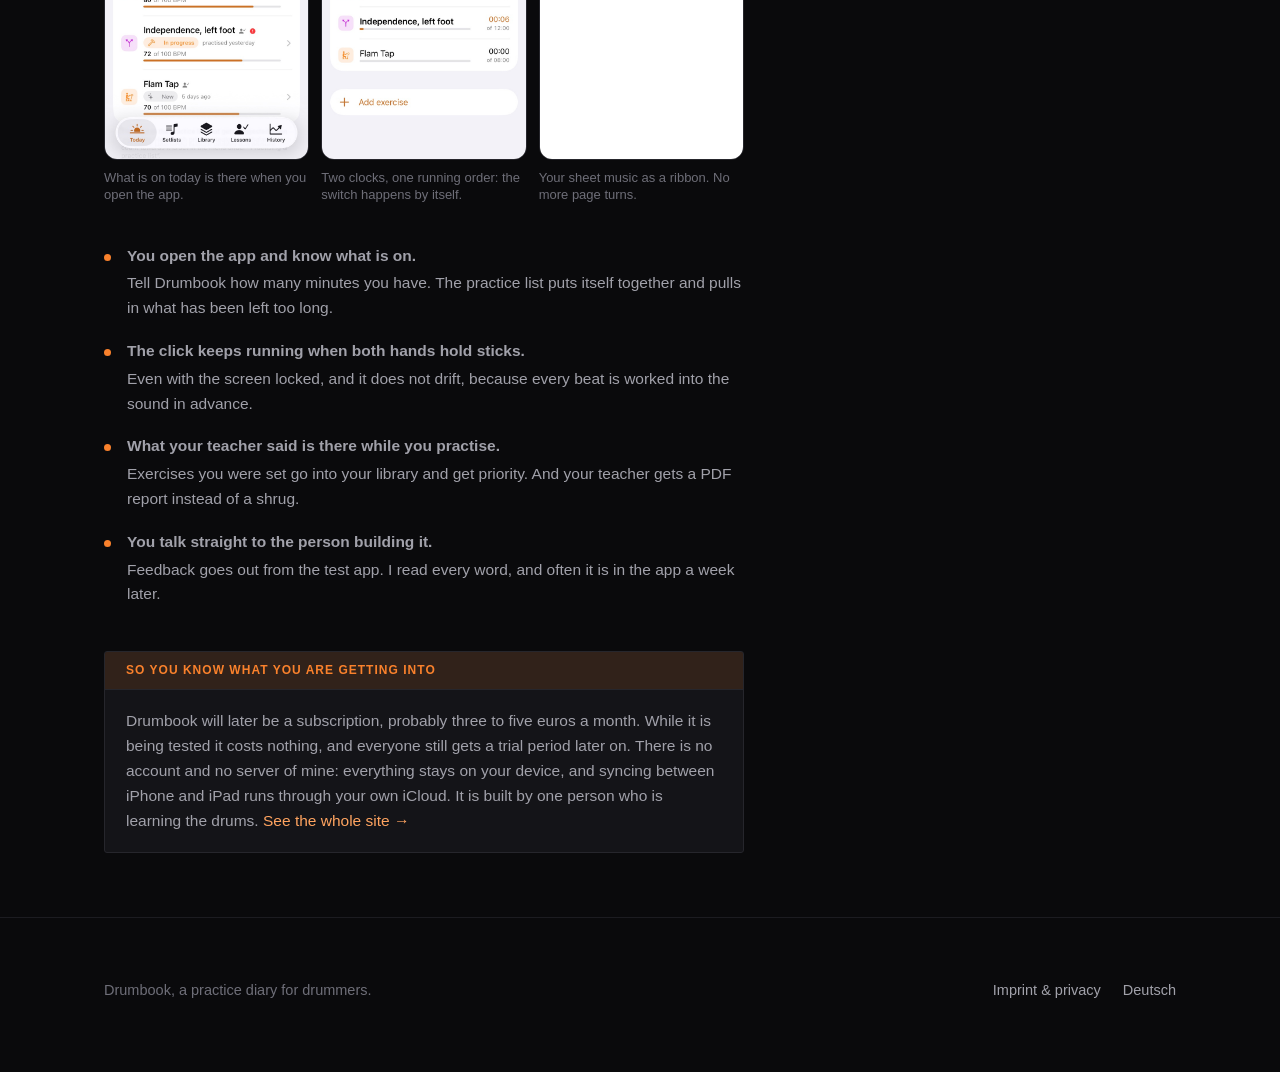
<file: en/start/index.html>
<!DOCTYPE html>
<html lang="en">
<head>
<meta charset="utf-8">
<meta name="viewport" content="width=device-width, initial-scale=1">
<title>Join the Drumbook test</title>
<meta name="description" content="You have the flyer in your hand: leave your address and an invitation to Drumbook comes by email. The practice diary for drummers, free while it is being tested.">
<meta name="theme-color" content="#0a0a0c">
<link rel="canonical" href="https://drumbook.de/en/start/">
<link rel="alternate" hreflang="de" href="https://drumbook.de/start/">
<link rel="alternate" hreflang="en" href="https://drumbook.de/en/start/">
<link rel="icon" href="../../assets/favicon.png" type="image/png">
<link rel="apple-touch-icon" href="../../assets/icon-180.png">
<meta property="og:type" content="website">
<meta property="og:title" content="Join the Drumbook test">
<meta property="og:description" content="Leave your address and an invitation comes by email. The practice diary for drummers.">
<meta property="og:image" content="https://drumbook.de/assets/og-card-en.jpg">
<meta property="og:image:width" content="1200">
<meta property="og:image:height" content="630">
<meta property="og:url" content="https://drumbook.de/en/start/">
<meta property="og:site_name" content="Drumbook">
<meta property="og:locale" content="en_GB">
<meta name="twitter:card" content="summary_large_image">
<meta name="twitter:image" content="https://drumbook.de/assets/og-card-en.jpg">
<link rel="stylesheet" href="../../assets/style.css">
<style>
.lp        { padding: 30px 0 64px; }
/* Mit Kopfbühne kein Abstand darüber, sonst steht unter der Navigation ein
   Streifen Seitengrund, bevor das Foto beginnt. */
.lp--buehne { padding-top: 0; }
.lp__head  { max-width: 640px; }
.lp__kick  { color: var(--accent); font-size: 13px; font-weight: 650;
             letter-spacing: .08em; text-transform: uppercase; margin-bottom: 14px; }
.lp h1     { font-size: clamp(1.85rem, 5.4vw, 2.75rem); line-height: 1.1;
             letter-spacing: -.022em; margin-bottom: 14px; text-wrap: balance; }
.lp__sub   { font-size: 1.06rem; color: var(--ink-muted); margin-bottom: 26px; }
.lp__form  { background: var(--bg-raised); border: 1px solid var(--line);
             border-radius: var(--r-lg); padding: 26px 24px; max-width: 640px; }
.lp__form .form { max-width: none; margin: 0; }
.lp__form > h2 { font-size: 1.16rem; margin-bottom: 6px; }
.lp__form > p.note { margin-bottom: 20px; }
.lp__shots { display: grid; grid-template-columns: repeat(3, 1fr); gap: 12px;
             margin: 44px 0 0; max-width: 640px; }
.lp__shots figure { margin: 0; }
.lp__shots img { width: 100%; height: auto; display: block;
                 border-radius: 13px; border: 1px solid var(--line); }
.lp__shots figcaption { font-size: 13px; color: var(--ink-faint); margin-top: 9px;
                        line-height: 1.35; }
.lp__points { list-style: none; padding: 0; margin: 40px 0 0; max-width: 640px;
              display: grid; gap: 18px; }
.lp__points li { display: grid; grid-template-columns: 9px 1fr; gap: 14px; }
.lp__points i  { width: 7px; height: 7px; border-radius: 50%;
                 background: var(--accent); margin-top: .58em; }
.lp__points b  { display: block; font-weight: 650; margin-bottom: 3px; }
.lp__points span { color: var(--ink-muted); font-size: 15.5px; }
.lp__honest { margin: 44px 0 0; max-width: 640px; }
@media (max-width: 560px) {
  .lp__shots { grid-template-columns: 1fr 1fr; }
  .lp__shots figure:last-child { display: none; }
}
</style>
</head>
<body>

<a class="skip" href="#content">Skip to content</a>

<header class="nav">
  <div class="wrap nav__in">
    <a class="brand" href="../index.html">
      <img src="../../assets/icon-180.png" alt="" width="30" height="30">
      Drumbook
    </a>
    <nav class="nav__links" aria-label="Sections">
      <a href="../index.html">What's in it</a>
      <a href="../news.html">News</a>
      <a href="../index.html#faq">Questions</a>
    </nav>
    <p class="lang">
      <a href="../../start/" hreflang="de">DE</a>
      <span aria-hidden="true">/</span>
      <a href="index.html" aria-current="page" hreflang="en">EN</a>
    </p>
  </div>
</header>

<main class="lp lp--buehne" id="content">

  <div class="buehne buehne--kopf buehne--lachen">
    <div class="buehne__foto" aria-hidden="true">
      <img src="../../assets/foto/lachen-1800.jpg"
           srcset="../../assets/foto/lachen-900.jpg 900w, ../../assets/foto/lachen-1800.jpg 1800w"
           sizes="100vw" width="1800" height="1200" fetchpriority="high"
           alt="A drummer at the kit, sticks in hand, laughing.">
    </div>
    <div class="wrap">
      <a class="back" href="../">Back to the home page</a>
      <div class="lp__head">
        <p class="lp__kick">Join the test</p>
        <h1>Practise with a plan, not a&nbsp;hunch.</h1>
        <p class="lp__sub">
          Drumbook puts today's practice list together, holds the tempo and
          remembers what your teacher said. So that at the end of the week there
          is not just a feeling but a record. It is being tested right now: leave
          your address and the invitation comes by email.
        </p>
      </div>
    </div>
  </div>

  <div class="wrap">

    <div class="lp__form">
      <h2>Ask for an invitation</h2>
      <p class="note">
        You get an invitation to TestFlight, Apple's testing app, free of
        charge. First you get a short confirmation from me; the invitation itself comes from Apple. TestFlight tells you about new test versions. You'll only hear from me when there is news about Drumbook, and you can unsubscribe at any time with a short email.
      </p>

      <form class="form form--js" data-endpoint="https://script.google.com/macros/s/AKfycbw_ZzSaw0S7gIh-c6einN0JU_R3GaTFa71MdC_m7PH7CKL6129PjG6TRqX0ewIqt7y_rw/exec" data-herkunft="zettel-schueler" novalidate>
        <div class="form__row">
          <label for="f-email">Email address</label>
          <input type="email" id="f-email" name="email" required
                 autocomplete="email" inputmode="email"
                 placeholder="you@example.com">
        </div>
        <div class="form__pot" aria-hidden="true">
          <label for="f-website">Please leave this field empty</label>
          <input type="text" id="f-website" name="website" tabindex="-1" autocomplete="off">
        </div>

        <div class="form__consent">
          <input type="checkbox" id="f-einwilligung" name="einwilligung" value="ja">
          <label for="f-einwilligung">
            My address may be stored in order to send me the test invitation and
          occasional news about Drumbook. I can unsubscribe at any time. Under 16
          only with my parents' consent. Details in
            the <a href="../legal.html">privacy notice</a>.
          </label>
        </div>

        <button class="btn btn--primary" type="submit">Ask for an invitation</button>
        <p class="form__status" role="status" aria-live="polite"></p>
      </form>

      <div class="form__ohne-js">
        <a class="btn btn--primary"
           href="mailto:silvio@drumbook.de?subject=Drumbook%3A%20invitation&amp;body=Hello%2C%0A%0AI%20got%20the%20flyer%20and%20would%20like%20to%20test%20Drumbook.%0A%0ABest%20regards%0A">
          Write an email
        </a>
        <p class="note">
          Opens your mail app with the text ready. If that does not work, write
          to <a href="mailto:silvio@drumbook.de">silvio@drumbook.de</a>.
        </p>
      </div>

      <p class="note">
        Your address is only used to send you that one message, and deleted
        afterwards.
      </p>
    </div>

    <div class="lp__shots">
      <figure>
        <img src="../../assets/shots/en/01-heute.jpg" width="700" height="1522" loading="lazy"
             alt="The Today screen: time practised this week, today's practice list and open questions for the teacher.">
        <figcaption>What is on today is there when you open the app.</figcaption>
      </figure>
      <figure>
        <img src="../../assets/shots/en/07-session.jpg" width="700" height="1522" loading="lazy"
             alt="A running practice session: countdown for the exercise, time left for the evening, metronome bar.">
        <figcaption>Two clocks, one running order: the switch happens by itself.</figcaption>
      </figure>
      <figure>
        <img src="../../assets/shots/en/10-notenband.jpg" width="700" height="1522" loading="lazy"
             alt="The staff ribbon: the first five staves from a PDF stacked across the full width of the screen.">
        <figcaption>Your sheet music as a ribbon. No more page turns.</figcaption>
      </figure>
    </div>

    <ul class="lp__points">
      <li><i></i><span>
        <b>You open the app and know what is on.</b>
        Tell Drumbook how many minutes you have. The practice list puts itself
        together and pulls in what has been left too long.
      </span></li>
      <li><i></i><span>
        <b>The click keeps running when both hands hold sticks.</b>
        Even with the screen locked, and it does not drift, because every beat is
        worked into the sound in advance.
      </span></li>
      <li><i></i><span>
        <b>What your teacher said is there while you practise.</b>
        Exercises you were set go into your library and get priority. And your
        teacher gets a PDF report instead of a shrug.
      </span></li>
      <li><i></i><span>
        <b>You talk straight to the person building it.</b>
        Feedback goes out from the test app. I read every word, and often it is
        in the app a week later.
      </span></li>
    </ul>

    <div class="notice lp__honest">
      <p class="notice__label">So you know what you are getting into</p>
      <div class="notice__body">
        <p>
          Drumbook will later be a subscription, probably three to five euros a
          month. While it is being tested it costs nothing, and everyone still
          gets a trial period later on. There is no account and no server of
          mine: everything stays on your device, and syncing between iPhone and
          iPad runs through your own iCloud. It is built by one person who is
          learning the drums.
          <a href="../index.html">See the whole site &rarr;</a>
        </p>
      </div>
    </div>

  </div>
</main>

<footer class="foot">
  <div class="wrap foot__in">
    <p>Drumbook, a practice diary for drummers.</p>
    <p class="foot__links">
      <a href="../legal.html">Imprint &amp; privacy</a>
      <a href="../../start/" hreflang="de">Deutsch</a>
    </p>
  </div>
</footer>

<script src="../../assets/form.js" defer></script>
<script src="../../assets/zurueck.js" defer></script>
</body>
</html>
</file>
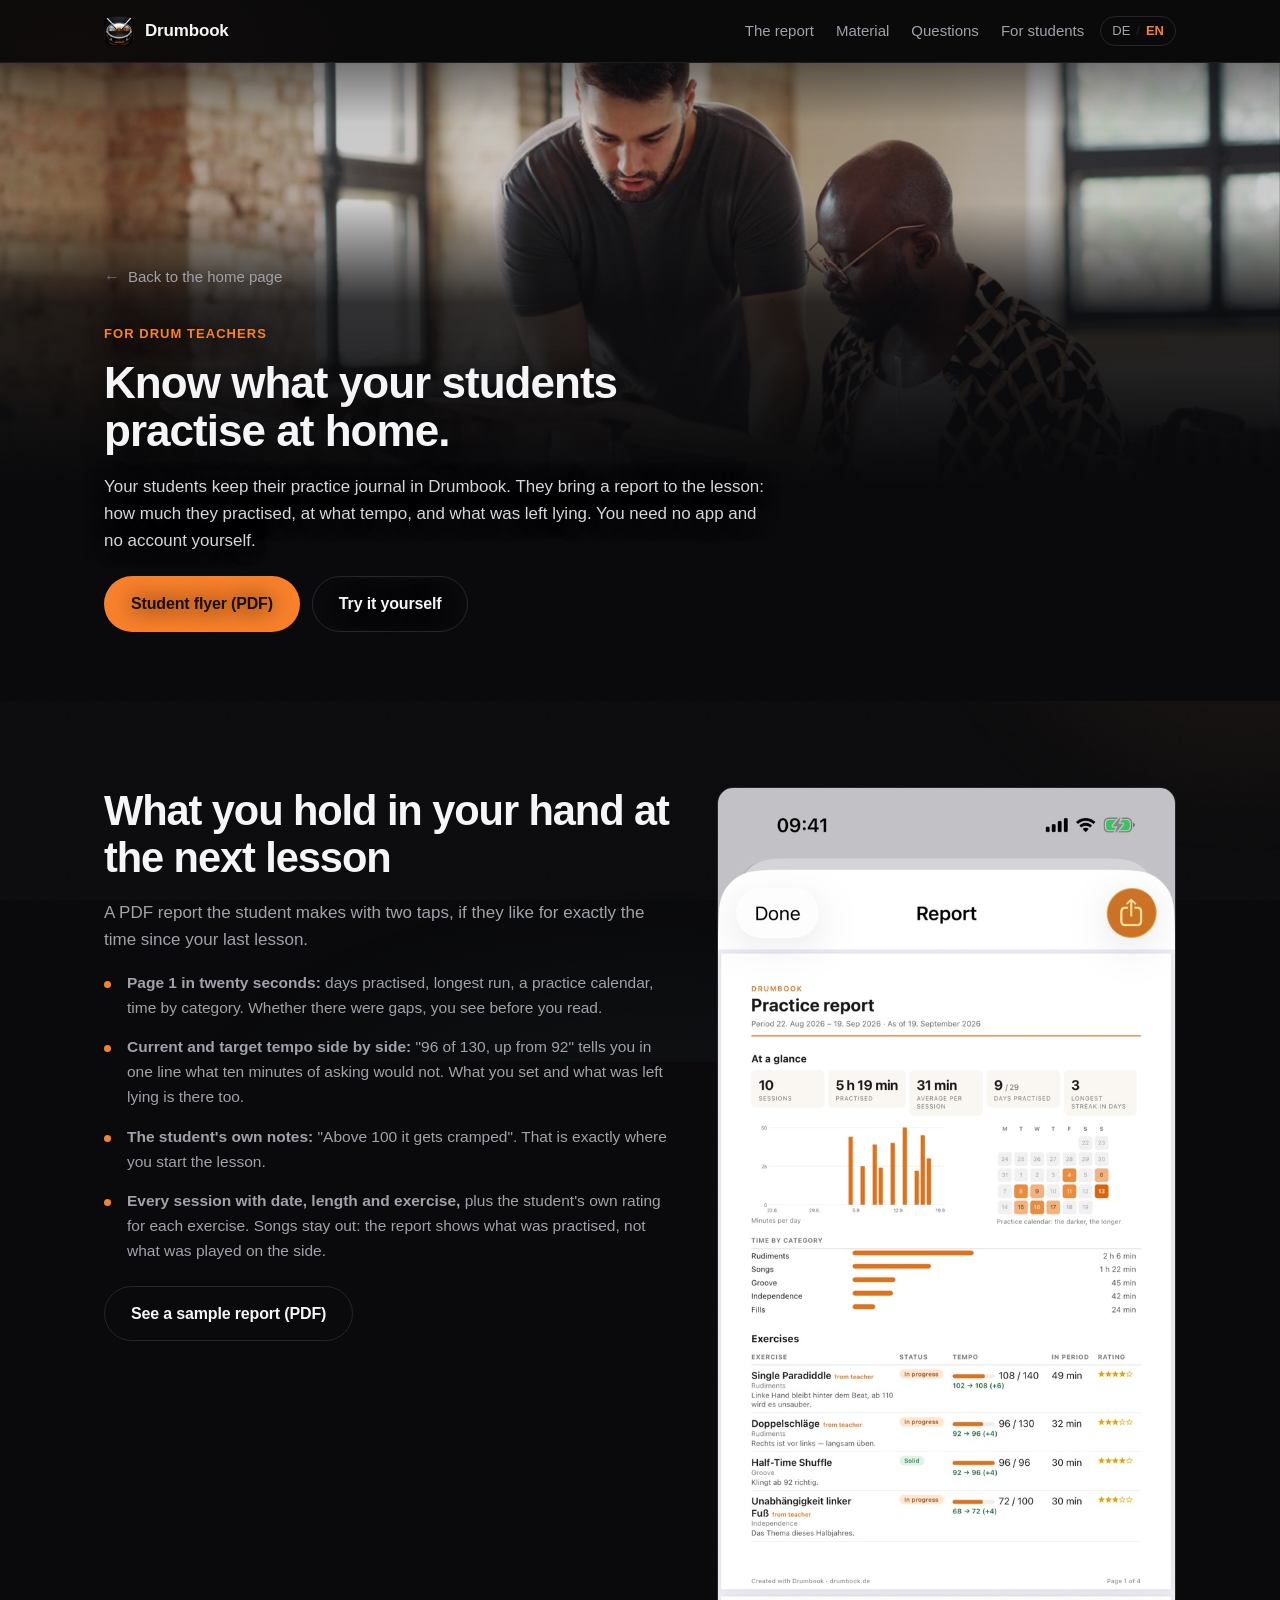
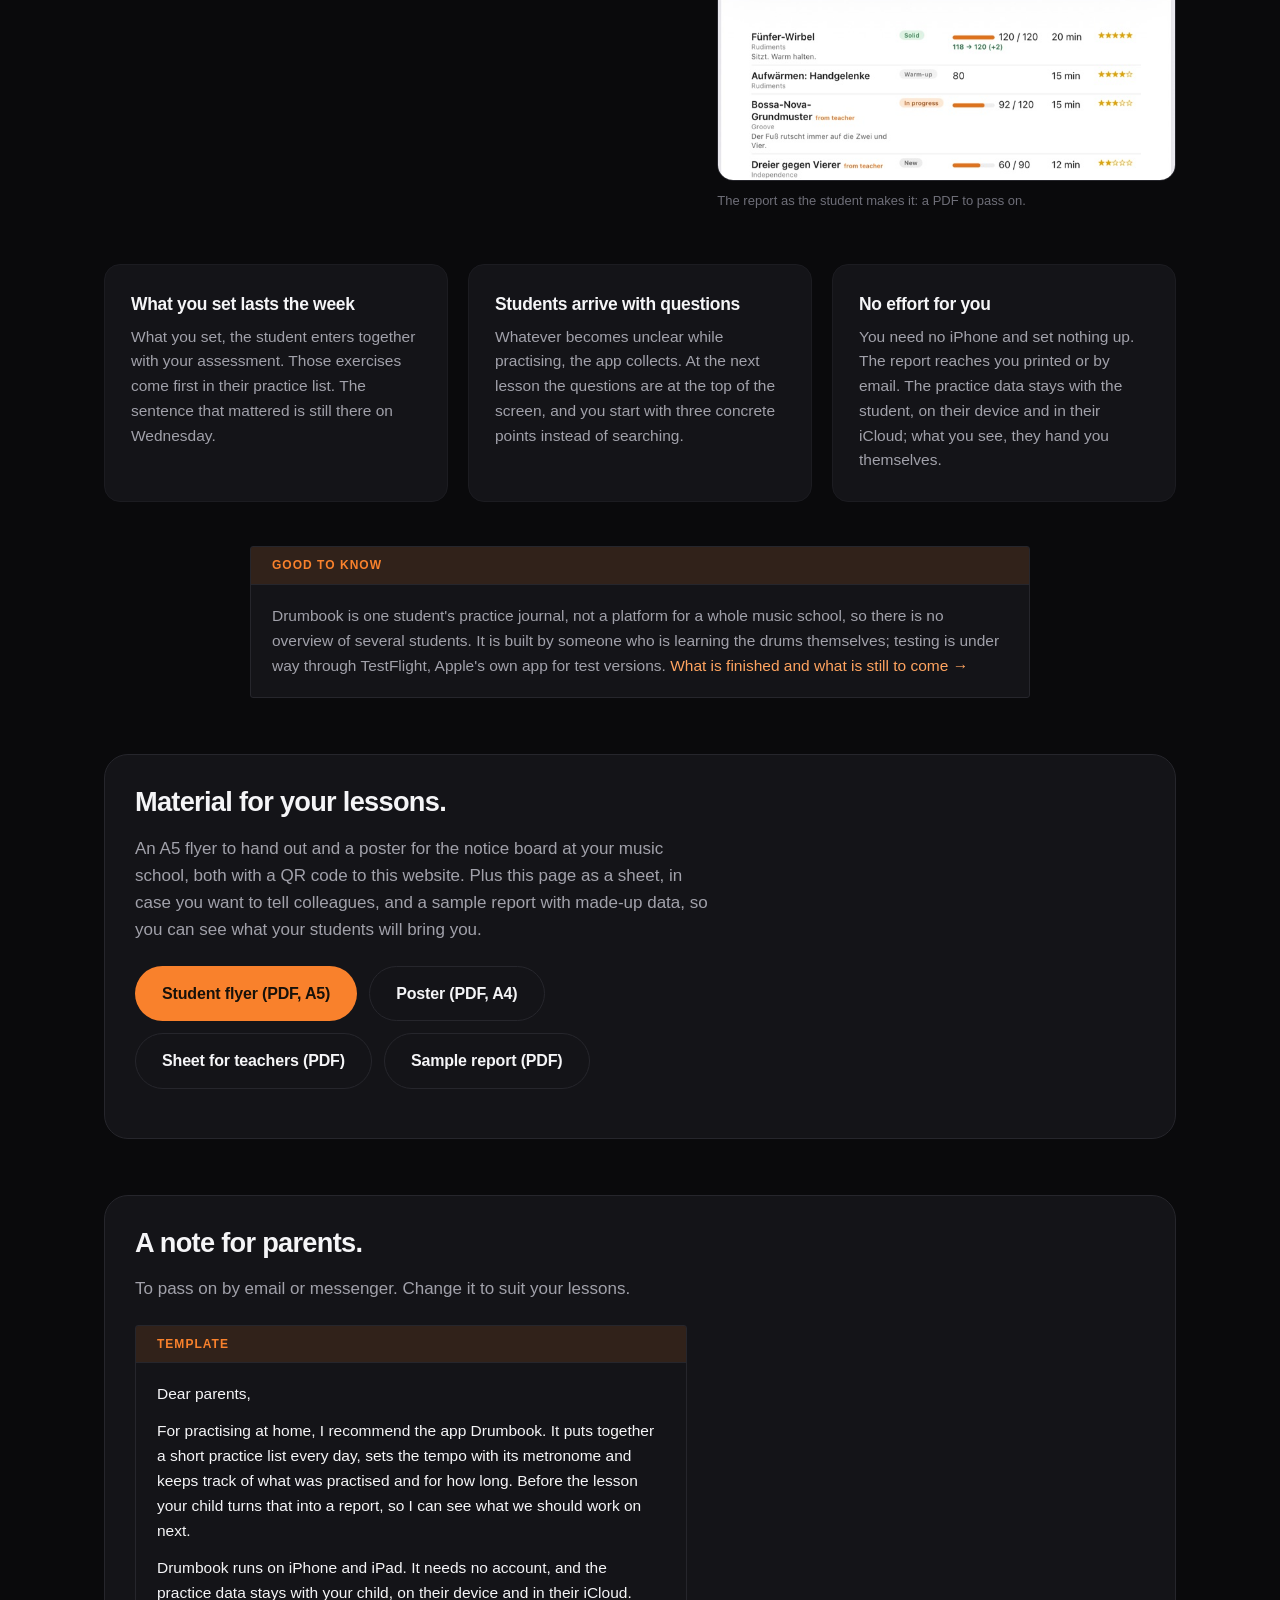
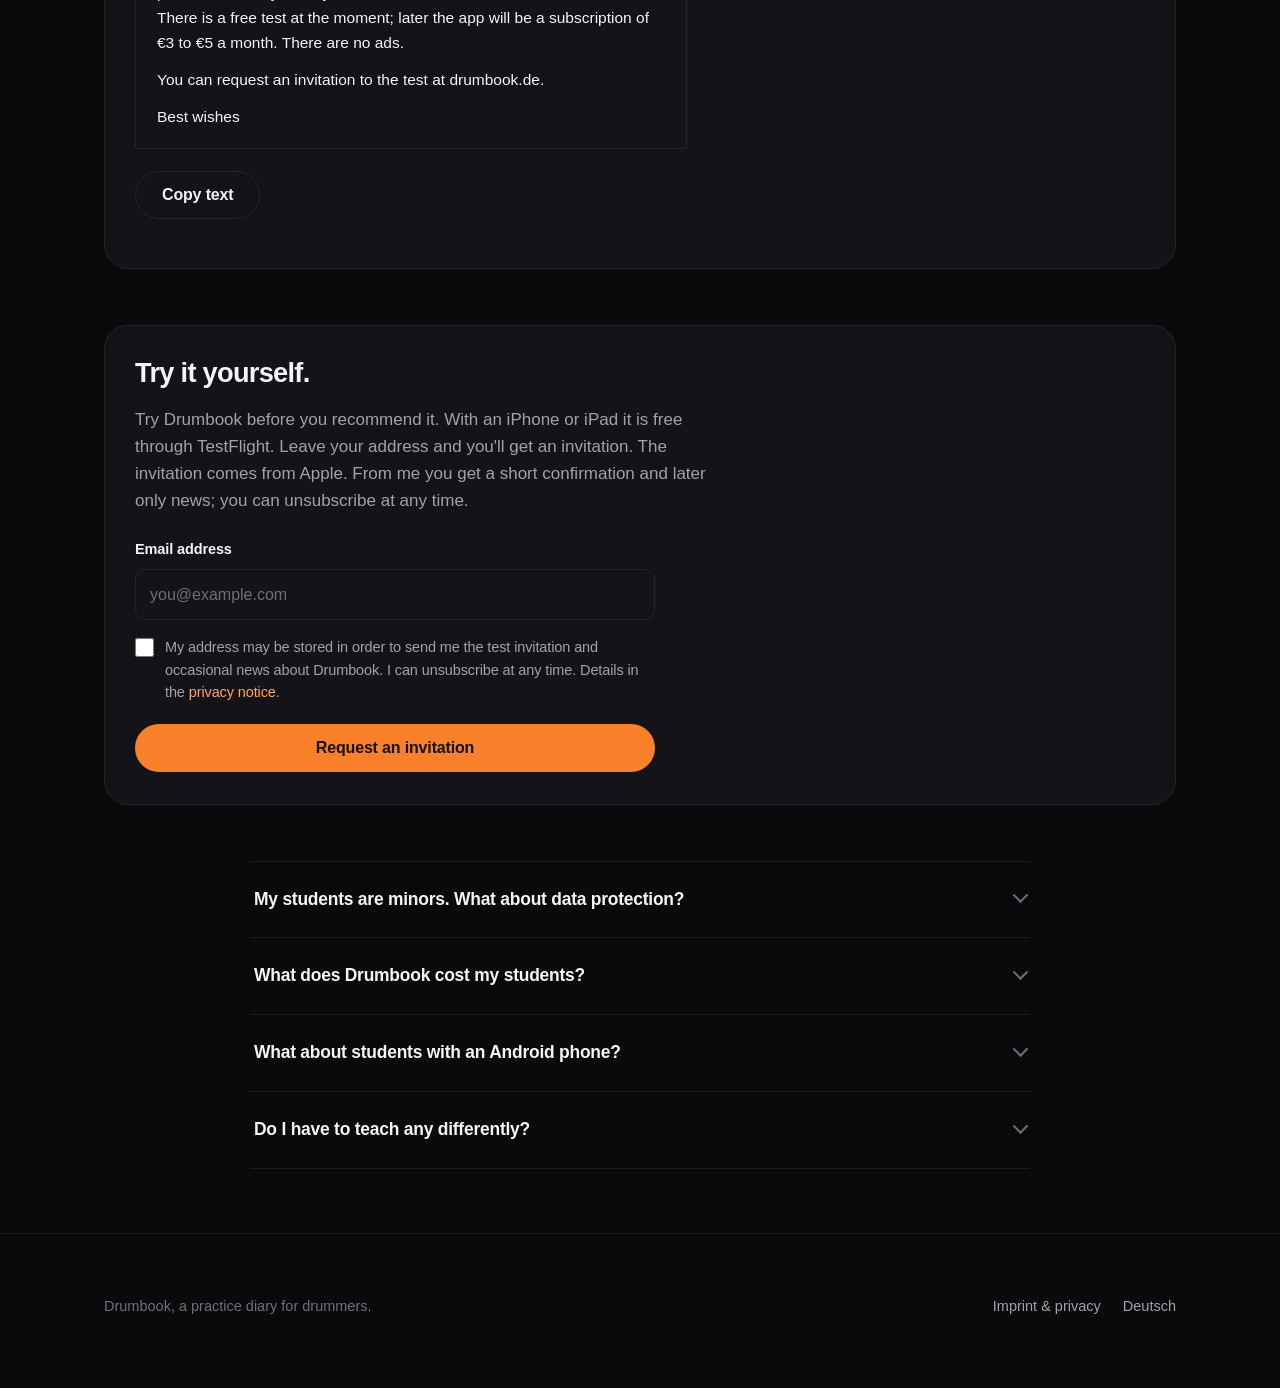
<file: en/teacher/index.html>
<!DOCTYPE html>
<html lang="en">
<head>
<meta charset="utf-8">
<meta name="viewport" content="width=device-width, initial-scale=1">
<title>Drumbook for drum teachers</title>
<meta name="description" content="Know what your students practise at home: with Drumbook they bring a PDF report to the lesson. Practice time, tempo and what was left lying. You need no app and no account yourself.">
<meta name="theme-color" content="#0a0a0c">
<link rel="canonical" href="https://drumbook.de/en/teacher/">
<link rel="alternate" hreflang="de" href="https://drumbook.de/lehrer/">
<link rel="alternate" hreflang="en" href="https://drumbook.de/en/teacher/">
<link rel="icon" href="../../assets/favicon.png" type="image/png">
<link rel="apple-touch-icon" href="../../assets/icon-180.png">
<meta property="og:type" content="website">
<meta property="og:title" content="Drumbook for drum teachers">
<meta property="og:description" content="A PDF report instead of a shrug. Your students keep the practice journal, you get the overview without setting anything up.">
<meta property="og:image" content="https://drumbook.de/assets/og-card-en.jpg">
<meta property="og:image:width" content="1200">
<meta property="og:image:height" content="630">
<meta property="og:url" content="https://drumbook.de/en/teacher/">
<meta property="og:site_name" content="Drumbook">
<meta property="og:locale" content="en_GB">
<meta name="twitter:card" content="summary_large_image">
<meta name="twitter:image" content="https://drumbook.de/assets/og-card-en.jpg">
<link rel="stylesheet" href="../../assets/style.css">
<style>
.lp        { padding: 30px 0 64px; }
/* Mit Kopfbühne kein Abstand darüber, sonst steht unter der Navigation ein
   Streifen Seitengrund, bevor das Foto beginnt. */
.lp--buehne { padding-top: 0; }
.lp__head  { max-width: 660px; }
.lp__kick  { color: var(--accent); font-size: 13px; font-weight: 650;
             letter-spacing: .08em; text-transform: uppercase; margin-bottom: 14px; }
.lp h1     { font-size: clamp(1.85rem, 5.4vw, 2.75rem); line-height: 1.1;
             letter-spacing: -.022em; margin-bottom: 14px; text-wrap: balance; }
.lp__sub   { font-size: 1.06rem; color: var(--ink-muted); margin-bottom: 8px; }

.lp__split { display: grid; grid-template-columns: 1.25fr 1fr; gap: 40px;
             align-items: start; margin-top: 46px; }
.lp__split img { width: 100%; height: auto; display: block;
                 border-radius: 16px; border: 1px solid var(--line); }
.lp__split figure { margin: 0; }
.lp__split figcaption { font-size: 13px; color: var(--ink-faint); margin-top: 10px; }
.lp__what { list-style: none; padding: 0; margin: 18px 0 0; display: grid; gap: 15px; }
.lp__what li { display: grid; grid-template-columns: 9px 1fr; gap: 14px; }
.lp__what i { width: 7px; height: 7px; border-radius: 50%; background: var(--accent);
              margin-top: .58em; }
.lp__what b { font-weight: 650; }
.lp__what span { color: var(--ink-muted); font-size: 15.5px; }

.lp__cards { display: grid; grid-template-columns: repeat(3, 1fr); gap: 20px;
             margin-top: 52px; }
.lp__cards h3 { font-size: 1.09rem; margin-bottom: 9px; }
.lp__cards p  { color: var(--ink-muted); font-size: 15.5px; }

.lp__do { margin-top: 56px; background: var(--bg-raised); border: 1px solid var(--line);
          border-radius: var(--r-lg); padding: 32px 30px; }
.lp__do h2 { font-size: clamp(1.3rem, 3vw, 1.7rem); margin-bottom: 10px; }
.lp__do > p { color: var(--ink-muted); max-width: 62ch; }
.lp__do .form { max-width: 520px; margin: 24px 0 0; }
.lp__ways { display: flex; flex-wrap: wrap; gap: 12px; margin-top: 22px; }
/* Auf dem Handy lieber umbrechen als über die Karte hinausragen. */
.lp__ways .btn { white-space: normal; text-align: center; }
.lp__do .notice { margin: 22px 0 0; max-width: 64ch; }
.lp__do .notice__body p { margin: 0; color: var(--ink); }
.lp__do .notice__body p + p { margin-top: .75em; }

@media (max-width: 760px) {
  .lp__split, .lp__cards { grid-template-columns: 1fr; gap: 26px; }
}
</style>
</head>
<body>

<a class="skip" href="#content">Skip to content</a>

<header class="nav">
  <div class="wrap nav__in">
    <a class="brand" href="../index.html">
      <img src="../../assets/icon-180.png" alt="" width="30" height="30">
      Drumbook
    </a>
    <nav class="nav__links" aria-label="Sections">
      <a href="#report">The report</a>
      <a href="#material">Material</a>
      <a href="#questions">Questions</a>
      <a href="../index.html">For students</a>
    </nav>
    <p class="lang">
      <a href="../../lehrer/" hreflang="de">DE</a>
      <span aria-hidden="true">/</span>
      <a href="index.html" aria-current="page" hreflang="en">EN</a>
    </p>
  </div>
</header>

<main class="lp lp--buehne" id="content">

  <div class="buehne buehne--kopf buehne--zeigen">
    <div class="buehne__foto" aria-hidden="true">
      <img src="../../assets/foto/zeigen-1800.jpg"
           srcset="../../assets/foto/zeigen-900.jpg 900w, ../../assets/foto/zeigen-1800.jpg 1800w"
           sizes="100vw" width="1800" height="1200" fetchpriority="high"
           alt="A drum teacher leaning over the kit, showing his student a stroke on the snare.">
    </div>
    <div class="wrap">
      <a class="back" href="../">Back to the home page</a>
      <div class="lp__head">
        <p class="lp__kick">For drum teachers</p>
        <h1>Know what your students practise at home.</h1>
        <p class="lp__sub">
          Your students keep their practice journal in Drumbook. They bring a
          report to the lesson: how much they practised, at what tempo, and
          what was left lying. You need no app and no account yourself.
        </p>
        <p class="lp__ways">
          <a class="btn btn--primary" href="../../assets/zettel/drumbook-flyer-student.pdf">Student flyer (PDF)</a>
          <a class="btn btn--ghost" href="#try">Try it yourself</a>
        </p>
      </div>
    </div>
  </div>

  <div class="wrap">

    <div class="lp__split" id="report">
      <div>
        <h2>What you hold in your hand at the next lesson</h2>
        <p style="color:var(--ink-muted)">
          A PDF report the student makes with two taps, if they like for
          exactly the time since your last lesson.
        </p>
        <ul class="lp__what">
          <li><i></i><span>
            <b>Page 1 in twenty seconds:</b> days practised, longest run, a
            practice calendar, time by category. Whether there were gaps, you
            see before you read.
          </span></li>
          <li><i></i><span>
            <b>Current and target tempo side by side:</b> "96 of 130, up from
            92" tells you in one line what ten minutes of asking would not.
            What you set and what was left lying is there too.
          </span></li>
          <li><i></i><span>
            <b>The student's own notes:</b> "Above 100 it gets cramped". That is
            exactly where you start the lesson.
          </span></li>
          <li><i></i><span>
            <b>Every session with date, length and exercise,</b> plus the
            student's own rating for each exercise. Songs stay out: the report
            shows what was practised, not what was played on the side.
          </span></li>
        </ul>
        <p class="lp__ways">
          <a class="btn btn--ghost" href="../../assets/zettel/drumbook-sample-report.pdf">
            See a sample report (PDF)
          </a>
        </p>
      </div>
      <figure>
        <img src="../../assets/shots/en/09-bericht.jpg" width="700" height="1522" loading="lazy"
             alt="Page 1 of the report in Drumbook: key figures, practice chart, practice calendar and the exercises with status, tempo and progress.">
        <figcaption>The report as the student makes it: a PDF to pass on.</figcaption>
      </figure>
    </div>

    <div class="lp__cards">
      <div class="card">
        <h3>What you set lasts the week</h3>
        <p>
          What you set, the student enters together with your assessment. Those
          exercises come first in their practice list. The sentence that
          mattered is still there on Wednesday.
        </p>
      </div>
      <div class="card">
        <h3>Students arrive with questions</h3>
        <p>
          Whatever becomes unclear while practising, the app collects. At the
          next lesson the questions are at the top of the screen, and you start
          with three concrete points instead of searching.
        </p>
      </div>
      <div class="card">
        <h3>No effort for you</h3>
        <p>
          You need no iPhone and set nothing up. The report reaches you printed
          or by email. The practice data stays with the student, on their
          device and in their iCloud; what you see, they hand you themselves.
        </p>
      </div>
    </div>

    <div class="notice" style="margin-top:44px">
      <p class="notice__label">Good to know</p>
      <div class="notice__body">
        <p>
          Drumbook is one student's practice journal, not a platform for a
          whole music school, so there is no overview of several students. It
          is built by someone who is learning the drums themselves; testing is
          under way through TestFlight, Apple's own app for test versions.
          <a href="../how-it-works/#status">What is finished and what is still to come &rarr;</a>
        </p>
      </div>
    </div>

    <div class="lp__do" id="material">
      <h2>Material for your lessons.</h2>
      <p>
        An A5 flyer to hand out and a poster for the notice board at your music
        school, both with a QR code to this website. Plus this page as a sheet,
        in case you want to tell colleagues, and a sample report with made-up
        data, so you can see what your students will bring you.
      </p>
      <p class="lp__ways">
        <a class="btn btn--primary" href="../../assets/zettel/drumbook-flyer-student.pdf">
          Student flyer (PDF, A5)
        </a>
        <a class="btn btn--ghost" href="../../assets/zettel/drumbook-poster-a4.pdf">
          Poster (PDF, A4)
        </a>
        <a class="btn btn--ghost" href="../../assets/zettel/drumbook-flyer-teacher.pdf">
          Sheet for teachers (PDF)
        </a>
        <a class="btn btn--ghost" href="../../assets/zettel/drumbook-sample-report.pdf">
          Sample report (PDF)
        </a>
      </p>
    </div>

    <div class="lp__do" id="parents">
      <h2>A note for parents.</h2>
      <p>
        To pass on by email or messenger. Change it to suit your lessons.
      </p>
      <div class="notice">
        <p class="notice__label">Template</p>
        <div class="notice__body" id="parentnote">
          <p>Dear parents,</p>
          <p>
            For practising at home, I recommend the app Drumbook. It puts
            together a short practice list every day, sets the tempo with its
            metronome and keeps track of what was practised and for how long.
            Before the lesson your child turns that into a report, so I can see
            what we should work on next.
          </p>
          <p>
            Drumbook runs on iPhone and iPad. It needs no account, and the
            practice data stays with your child, on their device and in their
            iCloud. There is a free test at the moment; later the app will be a
            subscription of €3 to €5 a month. There are no ads.
          </p>
          <p>You can request an invitation to the test at drumbook.de.</p>
          <p>Best wishes</p>
        </div>
      </div>
      <p class="lp__ways">
        <button class="btn btn--ghost" type="button" data-kopiere="parentnote"
                data-kopiert="Copied" data-markiert="Selected, now copy it">
          Copy text
        </button>
      </p>
    </div>

    <div class="lp__do" id="try">
      <h2>Try it yourself.</h2>
      <p>
        Try Drumbook before you recommend it. With an iPhone or iPad it is free
        through TestFlight. Leave your address and you'll get an invitation.
        The invitation comes from Apple. From me you get a short confirmation and later only news; you can unsubscribe at any time.
      </p>

      <form class="form form--js" data-endpoint="https://script.google.com/macros/s/AKfycbw_ZzSaw0S7gIh-c6einN0JU_R3GaTFa71MdC_m7PH7CKL6129PjG6TRqX0ewIqt7y_rw/exec" data-herkunft="zettel-lehrer" novalidate>
        <div class="form__row">
          <label for="f-email">Email address</label>
          <input type="email" id="f-email" name="email" required
                 autocomplete="email" inputmode="email"
                 placeholder="you@example.com">
        </div>

        <div class="form__pot" aria-hidden="true">
          <label for="f-website">Please leave this field empty</label>
          <input type="text" id="f-website" name="website" tabindex="-1" autocomplete="off">
        </div>

        <div class="form__consent">
          <input type="checkbox" id="f-einwilligung" name="einwilligung" value="yes">
          <label for="f-einwilligung">
            My address may be stored in order to send me the test invitation and
            occasional news about Drumbook. I can unsubscribe at any time. Details in the <a href="../legal.html">privacy notice</a>.
          </label>
        </div>

        <button class="btn btn--primary" type="submit">Request an invitation</button>
        <p class="form__status" role="status" aria-live="polite"></p>
      </form>

      <div class="form__ohne-js">
        <a class="btn btn--primary"
           href="mailto:silvio@drumbook.de?subject=Drumbook%3A%20invitation%20for%20teachers&amp;body=Hello%2C%0A%0AI%20teach%20drums%20and%20would%20like%20to%20look%20at%20Drumbook.%0A%0ABest%20regards%0A">
          Write an email
        </a>
      </div>
    </div>

    <div class="faq" id="questions" style="margin-top:56px">
      <details>
        <summary>My students are minors. What about data protection?</summary>
        <p>
          Drumbook has no sign-in and no server of its own. The practice data
          lives on the student's device and in their own iCloud. Neither you
          nor I see any of it unless the student hands you the report.
          <a href="../legal.html">Privacy in detail &rarr;</a>
        </p>
      </details>
      <details>
        <summary>What does Drumbook cost my students?</summary>
        <p>
          Nothing while in testing. Once Drumbook is in the App Store it will be
          a subscription of €3 to €5 a month, much cheaper by the year, with
          every feature and no adverts.
        </p>
      </details>
      <details>
        <summary>What about students with an Android phone?</summary>
        <p>
          Drumbook comes to iPhone and iPad first. Android is planned; there is
          no date yet.
        </p>
      </details>
      <details>
        <summary>Do I have to teach any differently?</summary>
        <p>
          No. You set work as always, the student enters it. What changes: they
          arrive with a report and with questions.
        </p>
      </details>
    </div>

  </div>
</main>

<footer class="foot">
  <div class="wrap foot__in">
    <p>Drumbook, a practice diary for drummers.</p>
    <p class="foot__links">
      <a href="../legal.html">Imprint &amp; privacy</a>
      <a href="../../lehrer/" hreflang="de">Deutsch</a>
    </p>
  </div>
</footer>

<script src="../../assets/form.js" defer></script>
<script src="../../assets/zurueck.js" defer></script>
<script src="../../assets/kopieren.js" defer></script>
</body>
</html>
</file>
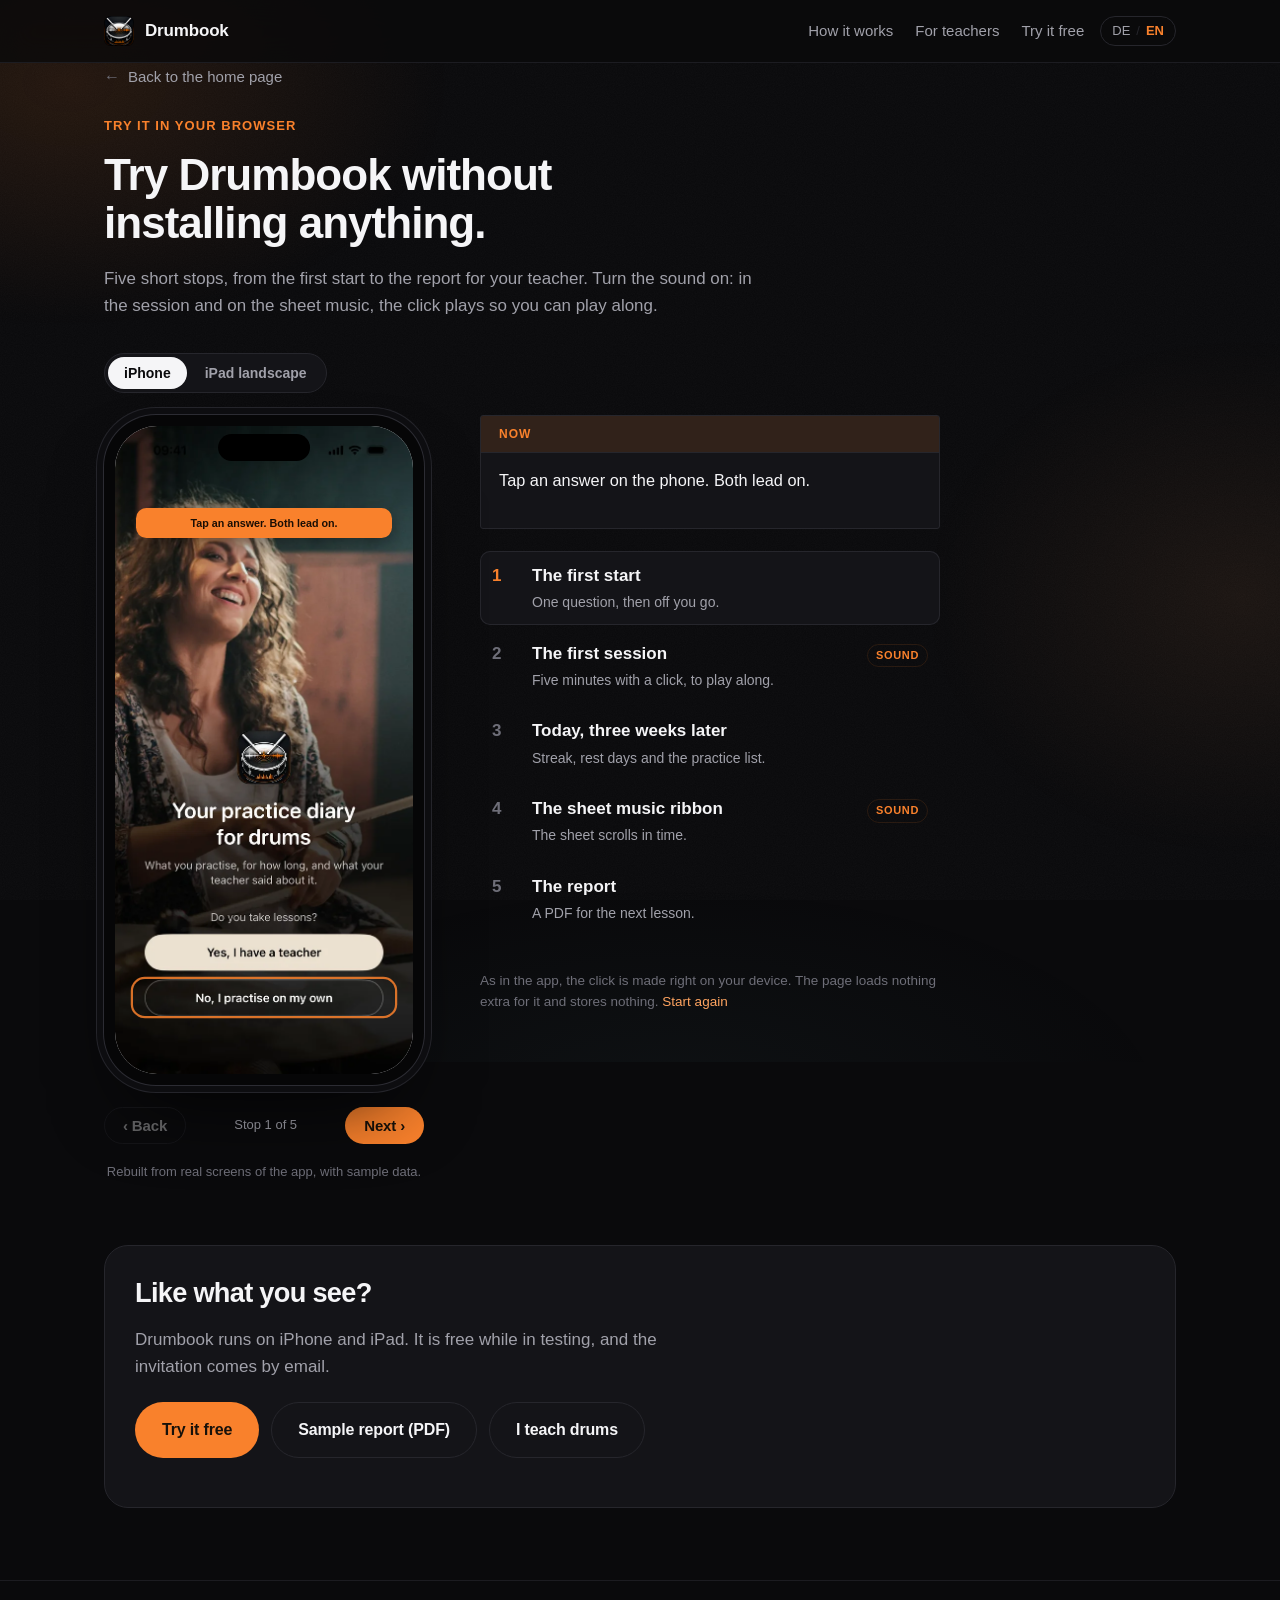
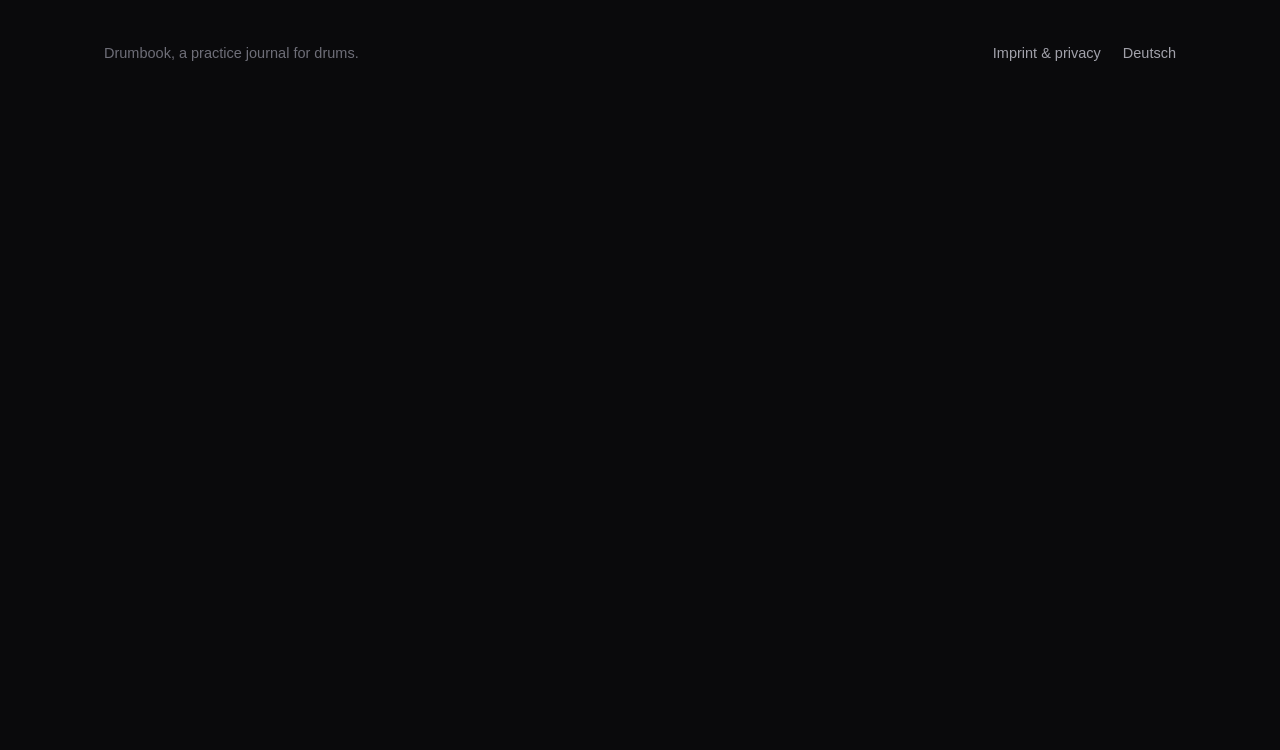
<file: en/try/index.html>
<!DOCTYPE html>
<html lang="en">
<head>
<meta charset="utf-8">
<meta name="viewport" content="width=device-width, initial-scale=1">
<title>Try Drumbook in your browser</title>
<meta name="description" content="Try Drumbook without installing anything: the first start, a session with a click, the sheet music that scrolls along, and the report for your teacher, right in your browser.">
<meta name="theme-color" content="#0a0a0c">
<link rel="canonical" href="https://drumbook.de/en/try/">
<link rel="alternate" hreflang="de" href="https://drumbook.de/ausprobieren/">
<link rel="alternate" hreflang="en" href="https://drumbook.de/en/try/">
<link rel="icon" href="../../assets/favicon.png" type="image/png">
<link rel="apple-touch-icon" href="../../assets/icon-180.png">
<meta property="og:type" content="website">
<meta property="og:title" content="Try Drumbook in your browser">
<meta property="og:description" content="Five short stops, from the first start to the report. With a click to play along.">
<meta property="og:image" content="https://drumbook.de/assets/og-card-en.jpg">
<meta property="og:image:width" content="1200">
<meta property="og:image:height" content="630">
<meta property="og:url" content="https://drumbook.de/en/try/">
<meta property="og:site_name" content="Drumbook">
<meta property="og:locale" content="en_GB">
<meta name="twitter:card" content="summary_large_image">
<meta name="twitter:image" content="https://drumbook.de/assets/og-card-en.jpg">
<link rel="stylesheet" href="../../assets/style.css">
<link rel="stylesheet" href="../../assets/demo.css">
</head>
<body>

<a class="skip" href="#inhalt">Skip to content</a>

<header class="nav">
  <div class="wrap nav__in">
    <a class="brand" href="../index.html">
      <img src="../../assets/icon-180.png" alt="" width="30" height="30">
      Drumbook
    </a>
    <nav class="nav__links" aria-label="Abschnitte">
      <a href="../how-it-works/">How it works</a>
      <a href="../teacher/">For teachers</a>
      <a href="../index.html#notify">Try it free</a>
    </nav>
    <p class="lang">
      <a href="../../ausprobieren/" hreflang="de">DE</a>
      <span aria-hidden="true">/</span>
      <a href="index.html" aria-current="page" hreflang="en">EN</a>
    </p>
  </div>
</header>

<main class="demo" id="inhalt">
  <div class="wrap">
    <a class="back" href="../index.html">Back to the home page</a>

    <div class="demo__head">
      <p class="demo__kick">Try it in your browser</p>
      <h1>Try Drumbook without installing anything.</h1>
      <p class="demo__sub">
        Five short stops, from the first start to the report for your teacher.
        Turn the sound on: in the session and on the sheet music, the click
        plays so you can play along.
      </p>
    </div>

    <p class="geraete" role="group" aria-label="Choose a device"><button type="button" data-geraet="iphone" aria-pressed="true">iPhone</button><button type="button" data-geraet="ipad" aria-pressed="false">iPad landscape</button></p>

    <div class="demo__buehne">
      <div>
        <div class="handy">
          <div class="handy__schirm" id="demo-schirm" aria-label="Drumbook on an iPhone, tap to try">
            <span class="handy__insel" aria-hidden="true"></span>
            <div class="ipad-status" aria-hidden="true"><b>09:41<span>Sun 27 Sep</span></b><svg viewBox="0 0 46 14" aria-hidden="true"><path d="M2 5.2a8 8 0 0 1 11 0M4.2 7.6a4.8 4.8 0 0 1 6.6 0M7.5 10.6l1.3-1.3a1.8 1.8 0 0 0-2.6 0z" fill="none" stroke="#111" stroke-width="1.5" stroke-linecap="round"/><rect x="20" y="2.5" width="21" height="10" rx="3" fill="none" stroke="#111" stroke-opacity=".45"/><rect x="21.8" y="4.3" width="17.4" height="6.4" rx="1.6" fill="#34c759"/><rect x="42.2" y="5.7" width="1.8" height="3.6" rx=".9" fill="#111" fill-opacity=".45"/></svg></div>

            <div class="szene" id="sz-bild">
              <img class="voll" id="sz-bild-img" src="../../assets/demo/en/welcome-frage.webp" alt="" width="603" height="1311">
            </div>

            <div class="szene" id="sz-session" hidden>
              <img class="leiste-oben" src="../../assets/demo/statusleiste.webp" alt="">
              <div class="nb">
                <button class="pille" id="s-verwerfen" type="button">Discard</button>
                <b>Session</b>
                <button class="pille fett" id="s-beenden" type="button">Finish</button>
              </div>
              <div class="sess__kopf">
                <div class="sess__titel">Single Stroke Roll</div>
                <div class="sess__wie">Alternating right, left, right, left, even and equally loud. Start slowly; clean beats fast.</div>
                <div class="sess__uhr" id="s-uhr">05:00</div>
                <div class="sess__balken"><i id="s-balken"></i></div>
                <div class="sess__plan" id="s-plan">of 5 min planned</div>
                <div class="sess__knoepfe">
                  <button class="knopf" id="s-mehr" type="button">+2 min</button>
                  <button class="pause" id="s-pause" type="button" aria-label="Pause session"></button>
                  <button class="knopf" id="s-weiter" type="button">Next</button>
                </div>
                <div class="sess__rest" id="s-rest">Total left 05:00</div>
              </div>
              <div class="klick">
                <button class="rund an" id="k-start" type="button" aria-label="Stop click"></button>
                <button class="rund" id="k-minus" type="button" aria-label="Slower"><svg viewBox="0 0 10 10" aria-hidden="true"><rect x="1.5" y="4.3" width="7" height="1.4" rx=".7" fill="currentColor"/></svg></button>
                <span class="bpm"><b id="k-bpm">70</b><span>BPM</span></span>
                <button class="rund" id="k-plus" type="button" aria-label="Faster"><svg viewBox="0 0 10 10" aria-hidden="true"><rect x="1.5" y="4.3" width="7" height="1.4" rx=".7" fill="currentColor"/><rect x="4.3" y="1.5" width="1.4" height="7" rx=".7" fill="currentColor"/></svg></button>
                <span class="lichter" id="k-lichter" aria-hidden="true"><i></i><i></i><i></i><i></i></span>
              </div>
              <div class="ablauf">
                <h5>Running order</h5>
                <div class="zeile-karte">
                  <span class="icon" aria-hidden="true">♩</span>
                  <div class="mitte"><div class="name">Single Stroke Roll</div><div class="mini"><i id="s-mini"></i></div></div>
                  <div class="zeit"><b id="s-zeit">00:00</b><span id="s-soll">of 05:00</span></div>
                </div>
                <div class="hinzu">+&nbsp;&nbsp;Add exercise</div>
              </div>
            </div>

            <div class="szene" id="sz-abschluss" hidden>
              <img class="leiste-oben" src="../../assets/demo/statusleiste.webp" alt="">
              <div class="nb" style="justify-content:center"><b>Wrap-up</b></div>
              <div class="form">
                <h5>This session</h5>
                <div class="gruppe">
                  <div><span>Time practised</span><b id="a-zeit">0 sec</b></div>
                  <div><span>Exercises</span><span>1</span></div>
                </div>
                <h5>Overall impression</h5>
                <div class="gruppe">
                  <div><span>How did it go?</span>
                    <span class="sterne" id="a-sterne">
                      <button class="stern" type="button" aria-label="1 star">★</button><button class="stern" type="button" aria-label="2 stars">★</button><button class="stern" type="button" aria-label="3 stars">★</button><button class="stern" type="button" aria-label="4 stars">★</button><button class="stern" type="button" aria-label="5 stars">★</button>
                    </span>
                  </div>
                  <div class="leise">What did you notice?</div>
                </div>
              </div>
              <button class="sichern" id="a-sichern" type="button">Save session</button>
              <div class="gesichert" id="a-gesichert" hidden>
                <svg viewBox="0 0 24 24" fill="none" aria-hidden="true"><circle cx="12" cy="12" r="10.5" fill="currentColor"/><path d="m7.2 12.3 3.2 3.2 6.4-6.8" stroke="#fff" stroke-width="2.2" stroke-linecap="round" stroke-linejoin="round"/></svg>
                <span>Session saved</span>
              </div>
            </div>

            <div class="szene" id="sz-erinnerung" hidden>
              <img class="leiste-oben" src="../../assets/demo/statusleiste.webp" alt="">
              <div class="dunkel"></div>
              <div class="blatt">
                <svg viewBox="0 0 24 24" fill="none" aria-hidden="true"><path d="M12 3.5c-3.3 0-5.8 2.6-5.8 5.9v3.4l-1.7 2.9h15l-1.7-2.9V9.4c0-3.3-2.5-5.9-5.8-5.9Z" stroke="currentColor" stroke-width="1.7" stroke-linejoin="round"/><path d="M9.7 19a2.4 2.4 0 0 0 4.6 0" stroke="currentColor" stroke-width="1.7" stroke-linecap="round"/><circle cx="18" cy="5.5" r="2.6" fill="currentColor"/></svg>
                <h5 id="e-titel">Again tomorrow at 18:30?</h5>
                <p id="e-text">You started your first session at 18:37. Drumbook will then remind you every day at this time.</p>
                <button class="ja" id="e-ja" type="button">Yes, remind me</button>
                <button class="nein" id="e-nein" type="button">No, thanks</button>
                <small>iOS will then ask whether Drumbook may send notifications. You can change this at any time in the menu under “Reminders”.</small>
              </div>
            </div>

            <div class="szene noten" id="sz-noten" hidden>
              <img class="noten__kopf" id="n-kopf" src="../../assets/demo/en/noten-kopf.webp" alt="" width="700" height="205">
              <button class="zurueck-flaeche" id="n-zurueck" type="button" aria-label="Back to Today"></button>
              <div class="noten__fenster" id="n-fenster">
                <div class="noten__blatt" id="n-blatt">
                  <img id="n-img" src="../../assets/demo/noten.webp" width="700" height="430" alt="Drum sheet music as a ribbon: five lines one below the other across the full width, bars 1 to 24.">
                  <p class="noten__ende">End of the excerpt</p>
                  <div class="noten__zeile" id="n-zeile" hidden></div>
                </div>
                <div class="noten__zahl" id="n-zahl" hidden></div>
              </div>
              <div class="tipp">
                <button class="rund aus" id="n-play" type="button" aria-label="Play"></button>
                <button class="rund" id="n-minus" type="button" aria-label="Slower"><svg viewBox="0 0 10 10" aria-hidden="true"><rect x="1.5" y="4.3" width="7" height="1.4" rx=".7" fill="currentColor"/></svg></button>
                <span class="bpm"><b id="n-bpm">130</b><span>BPM</span></span>
                <button class="rund" id="n-plus" type="button" aria-label="Faster"><svg viewBox="0 0 10 10" aria-hidden="true"><rect x="1.5" y="4.3" width="7" height="1.4" rx=".7" fill="currentColor"/><rect x="4.3" y="1.5" width="1.4" height="7" rx=".7" fill="currentColor"/></svg></button>
                <span class="takt" id="n-takt">Bar 1</span>
              </div>
            </div>

            <p class="blase" id="blase" hidden></p>
          </div>
        </div>
        <nav class="steuer" aria-label="Change stop">
          <button class="btn btn--ghost btn--sm" id="st-zurueck" type="button">‹&nbsp;Back</button>
          <span class="steuer__stand" id="st-stand">Stop 1 of 5</span>
          <button class="btn btn--primary btn--sm" id="st-weiter" type="button">Next&nbsp;›</button>
        </nav>
        <p class="handy__notiz">Rebuilt from real screens of the app, with sample data.</p>
      </div>

      <aside class="kapitel" aria-label="Stops of the demo">
        <div class="kapitel__jetzt">
          <p class="kapitel__label">Now</p>
          <p class="kapitel__text" id="kapitel-text" aria-live="polite">Tap an answer on the phone.</p>
        </div>
        <ol id="kapitel-liste">
          <li data-kapitel="0"><button type="button"><span class="kapitel__nr">1</span><span><span class="kapitel__titel">The first start</span><span class="kapitel__zeile">One question, then off you go.</span></span><span></span></button></li>
          <li data-kapitel="1"><button type="button"><span class="kapitel__nr">2</span><span><span class="kapitel__titel">The first session</span><span class="kapitel__zeile">Five minutes with a click, to play along.</span></span><span class="kapitel__ton">Sound</span></button></li>
          <li data-kapitel="2"><button type="button"><span class="kapitel__nr">3</span><span><span class="kapitel__titel">Today, three weeks later</span><span class="kapitel__zeile">Streak, rest days and the practice list.</span></span><span></span></button></li>
          <li data-kapitel="3"><button type="button"><span class="kapitel__nr">4</span><span><span class="kapitel__titel">The sheet music ribbon</span><span class="kapitel__zeile">The sheet scrolls in time.</span></span><span class="kapitel__ton">Sound</span></button></li>
          <li data-kapitel="4"><button type="button"><span class="kapitel__nr">5</span><span><span class="kapitel__titel">The report</span><span class="kapitel__zeile">A PDF for the next lesson.</span></span><span></span></button></li>
        </ol>
        <p class="kapitel__fuss">
          As in the app, the click is made right on your device. The page
          loads nothing extra for it and stores nothing.
          <button id="neu-starten" type="button">Start again</button>
        </p>
      </aside>
    </div>

    <div class="lp__do demo__danach">
      <h2>Like what you see?</h2>
      <p>
        Drumbook runs on iPhone and iPad. It is free while in testing, and the
        invitation comes by email.
      </p>
      <p class="lp__ways">
        <a class="btn btn--primary" href="../index.html#notify">Try it free</a>
        <a class="btn btn--ghost" href="../../assets/zettel/drumbook-sample-report.pdf">Sample report (PDF)</a>
        <a class="btn btn--ghost" href="../teacher/">I teach drums</a>
      </p>
    </div>
  </div>
</main>

<footer class="foot">
  <div class="wrap foot__in">
    <p>Drumbook, a practice journal for drums.</p>
    <p class="foot__links">
      <a href="../legal.html">Imprint &amp; privacy</a>
      <a href="../../ausprobieren/" hreflang="de">Deutsch</a>
    </p>
  </div>
</footer>

<script>
window.DEMO = {
    locale: "en-GB",
    bilder: "../../assets/demo/en/",
    bilderBasis: "../../assets/demo/",
    schirmName: { iphone: "Drumbook on an iPhone, tap to try", ipad: "Drumbook on an iPad in landscape, tap to try" },
    // Tabs at the top on the iPad: [left, width] in per cent, measured on the capture.
    ipadReiter: { heute: [33.9, 5.9], setlists: [40.0, 5.9], bibliothek: [46.2, 6.4], unterricht: [52.9, 6.3], verlauf: [59.6, 6.5] },
    // What differs on the iPad. Everything else applies to both.
    ipad: {
        alt: {
            heute: "The Today screen on the iPad after three weeks: 3 h 7 min of 150 min this week, 8 days in a row, 2 rest days used, below it Start practising and the exercises that are up next."
        },
        jetzt: {
            frage: "Tap an answer on the iPad. Both lead on.",
            heuteDanach: "On to the sheet music: tap “Setlists” at the top.",
            heuteNachNoten: "Finally the report: tap “History” at the top. Or “Next” below the iPad.",
            noten: "Tap Play. After four clicks, the sheet scrolls in time. On the iPad in landscape, each line of music runs across the full width.",
            notenLaeuft: "The line you are playing sits at the top, the next one just below. Tap a line and the ribbon jumps there. You can move on to the report at any time with “Next” below the iPad.",
            notenEnde: "That was the excerpt. Finally the report: “Next” below the iPad, or back at the top left and then “History”."
        },
        blasen: {
            karte: "8 days in a row although two days were off: two rest days a week keep the streak. Carry on with “Setlists” at the top.",
            heuteNachNoten: "Finally the report: tap “History” at the top.",
            noten: "Tap Play. Each line runs across the full width and scrolls in time.",
            notenSprung: "Tap a line to jump there, as in the app. You can move on at any time below the iPad."
        }
    },
    sek: "sec", min: "min", takt: "Bar", ende: "End",
    plan: function (m) { return "of " + m + " min planned"; },
    rest: function (z) { return "Total left " + z; },
    von: function (z) { return "of " + z; },
    station: function (n, alle) { return "Stop " + n + " of " + alle; },
    morgen: function (z) { return "Again tomorrow at " + z + "?"; },
    begonnen: function (z) { return "You started your first session at " + z + ". Drumbook will then remind you every day at this time."; },
    namen: {
        ja: "Yes, I have a teacher", nein: "No, I practise on my own",
        fuenf: "Practise for 5 minutes", umschauen: "Look around first",
        karte: "Week card with streak", ueben: "Start practising",
        setlists: "Setlists", verlauf: "History",
        erstellen: "Create report", teilen: "Share report",
        klickAn: "Start click", klickAus: "Stop click",
        pause: "Pause session", weiter: "Resume session",
        notenAn: "Play", notenAus: "Pause",
        weiterStation: "Next ›", vonVorn: "Start again ↺",
        heuteReiter: "Today", bibliothek: "Library", unterricht: "Lessons"
    },
    alt: {
        frage: "The welcome at the first start: a photo of a smiling drummer, below it “Your practice diary for drums” and the question “Do you take lessons?” with two answers.",
        angebot: "“Start right away”: five minutes, one exercise, and the click counts along. Below it “Practise for 5 minutes” and “Look around first”.",
        heute: "The Today screen after three weeks: 2 h 27 min of 150 min this week, 8 days in a row, 2 rest days used, below it Start practising and the exercises that are up next.",
        auswahl: "The report: choosing the period, “Last 4 weeks” is selected, at the bottom “Create report”.",
        bericht: "The finished report in the app: practice report with key figures, chart, practice calendar and the exercises with tempo."
    },
    jetzt: {
        frage: "Tap an answer on the phone. Both lead on.",
        angebot: "Tap “Practise for 5 minutes”. Turn the sound on; the click counts in shortly.",
        session: "Play along! One bar of count-in, then the click runs at 70 BPM. Change the tempo with − and +.",
        beenden: "Practised enough? Tap “Finish” at the top right.",
        abschluss: "How did it go? Give some stars and tap “Save session”.",
        erinnerung: "After the first session, Drumbook asks once whether it should remind you. Choose what you like.",
        heute: "Tap the card at the top.",
        heuteDanach: "On to the sheet music: tap “Setlists” at the bottom.",
        heuteNachNoten: "Finally the report: tap “History” at the bottom. Or “Next” below the phone.",
        noten: "Tap Play. After four clicks, the sheet scrolls in time.",
        notenLaeuft: "The line you are playing sits at the top, the next one just below. Tap a line and the ribbon jumps there. You can move on to the report at any time with “Next” below the phone.",
        notenEnde: "That was the excerpt. Finally the report: “Next” below the phone, or back at the top left and then “History”.",
        auswahl: "Tap “Create report”.",
        bericht: "At the top right, the report goes to your teacher as a PDF.",
        ende: "That was the tour. The whole report is below as a sample report, and “Start again” takes you round once more."
    },
    blasen: {
        tonGesperrt: "Your browser has not allowed sound yet. Tap Play once more.",
        frage: "Tap an answer. Both lead on.",
        angebot: "Tap “Practise for 5 minutes”. Sound on!",
        session: "Play along! Change the tempo with − and +.",
        beenden: "Enough? Tap “Finish” at the top right.",
        abschluss: "Give some stars, then “Save session”.",
        heute: "Tap the card.",
        heuteSpaeter: "Three weeks later. Tap the card.",
        heuteUmschauen: "This is Today after three weeks. Tap the card.",
        karte: "8 days in a row although two days were off: two rest days a week keep the streak. Carry on with “Setlists” below.",
        heuteNachNoten: "Finally the report: tap “History” below.",
        reiter: "In the demo, “Setlists” leads to the sheet music and “History” to the report.",
        notenSprung: "Tap a line to jump there, as in the app. You can move on at any time below the phone.",
        ueben: "Puts together today's practice list: what your teacher set and what was left lying, to fit your time.",
        noten: "Tap Play. The sheet scrolls in time.",
        notenEnde: "End of the excerpt. The sheet comes from your scan; the app counts the bars itself.",
        auswahl: "Tap “Create report”.",
        bericht: "Up here the report goes to your teacher as a PDF.",
        teilen: "By email or messenger, as a PDF. That was the tour!"
    }
};
</script>
<script src="../../assets/demo.js" defer></script>
<script src="../../assets/zurueck.js" defer></script>
</body>
</html>
</file>
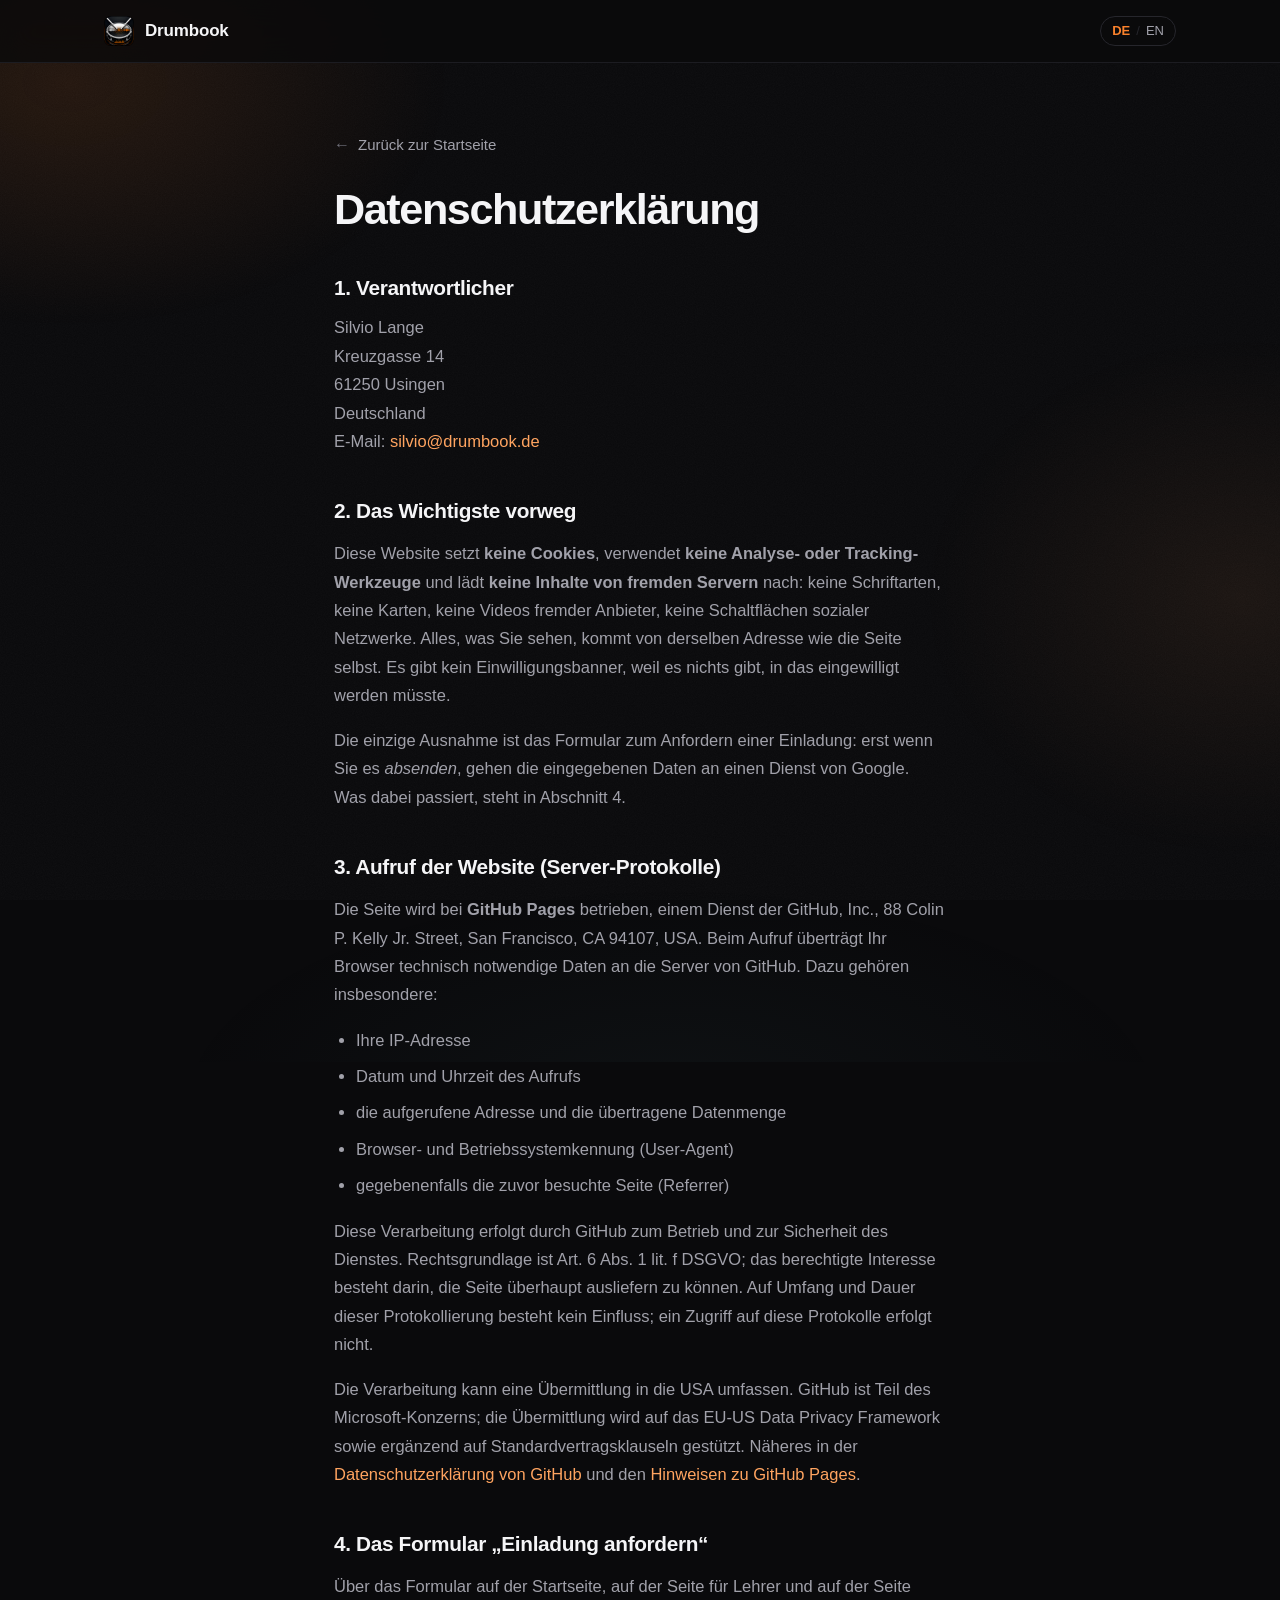
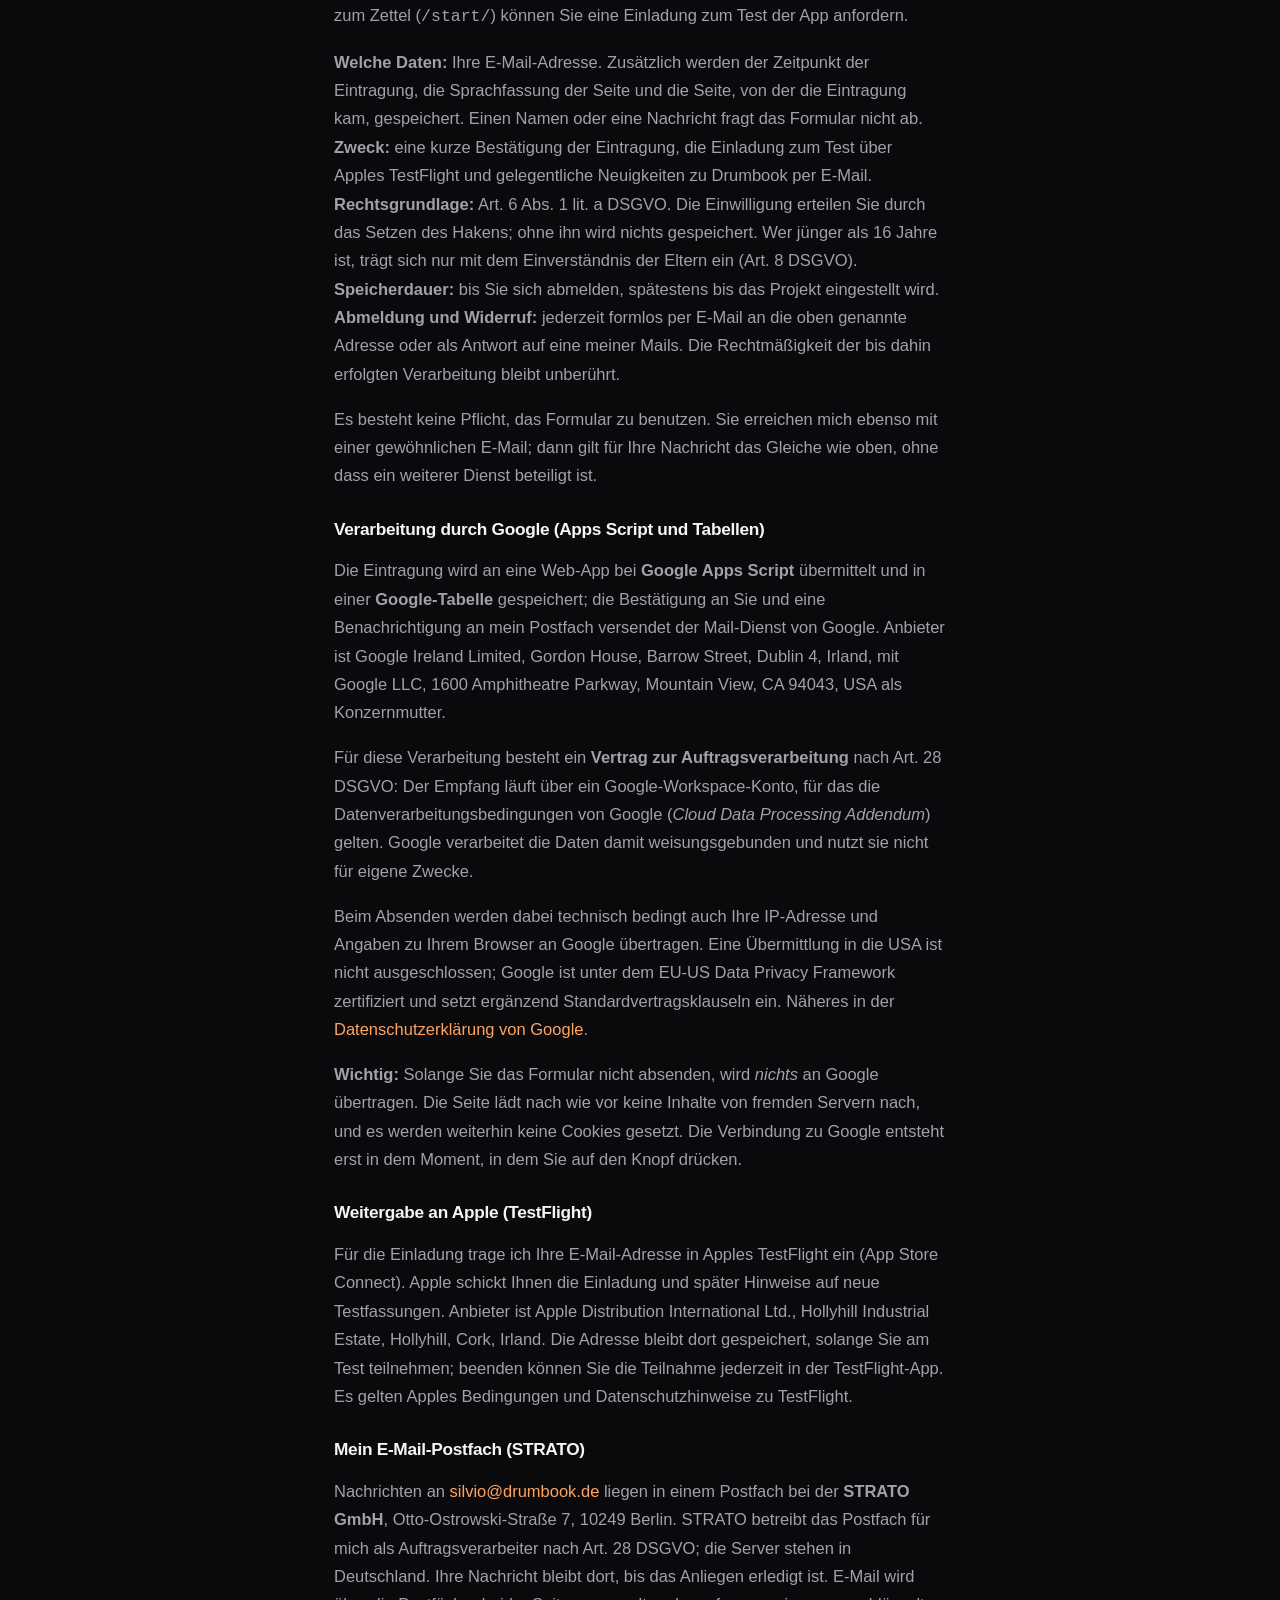
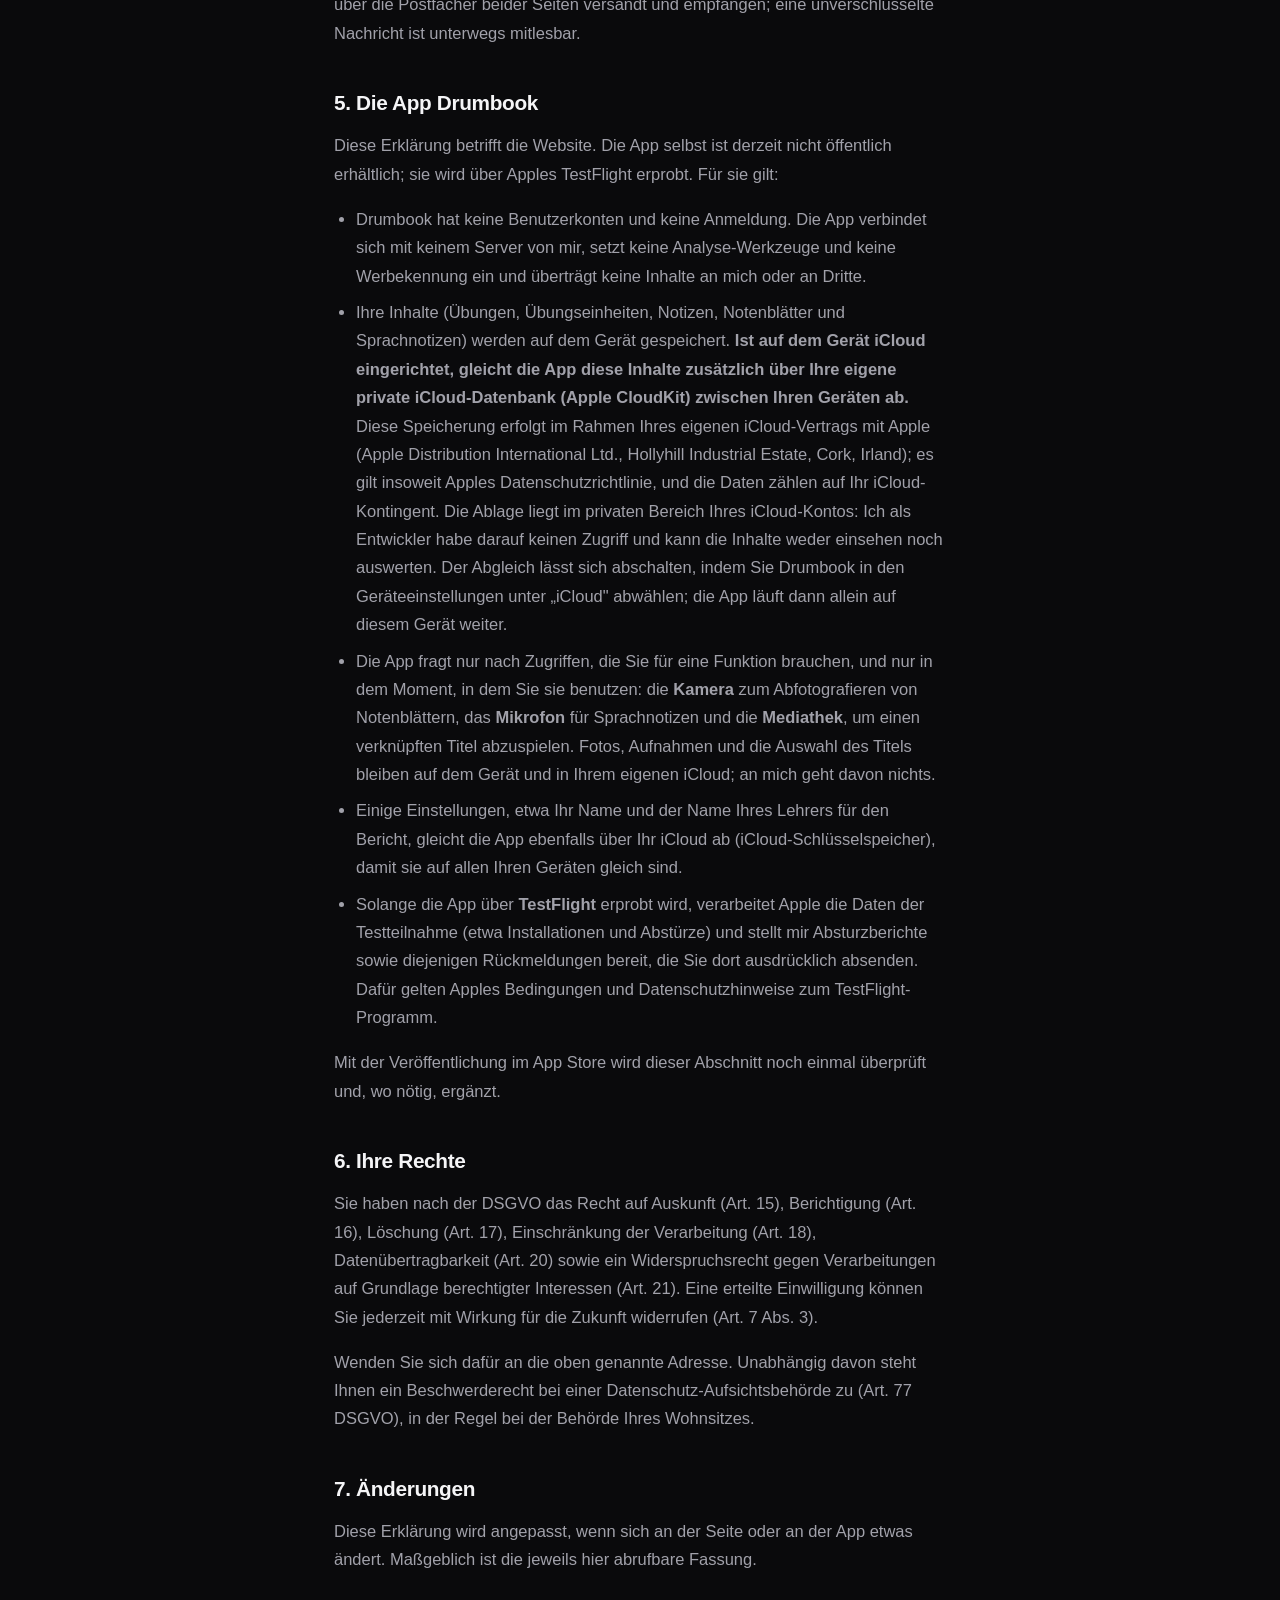
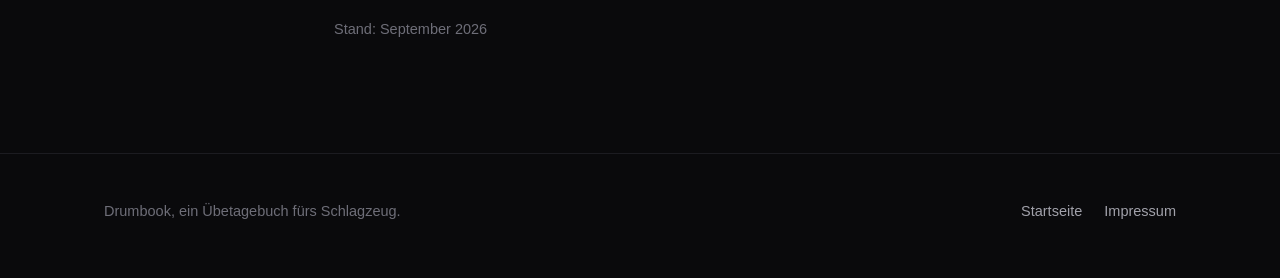
<file: datenschutz.html>
<!DOCTYPE html>
<html lang="de">
<head>
<meta charset="utf-8">
<meta name="viewport" content="width=device-width, initial-scale=1">
<title>Datenschutz: Drumbook</title>
<meta name="description" content="Datenschutzerklärung für die Website zur App Drumbook: keine Cookies, keine Analyse-Werkzeuge, keine externen Ressourcen.">
<meta name="robots" content="noindex">
<meta name="theme-color" content="#0a0a0c">
<link rel="icon" href="assets/favicon.png" type="image/png">
<link rel="apple-touch-icon" href="assets/icon-180.png">
<link rel="stylesheet" href="assets/style.css">
</head>
<body>

<header class="nav">
  <div class="wrap nav__in">
    <a class="brand" href="index.html">
      <img src="assets/icon-180.png" alt="" width="30" height="30">
      Drumbook
    </a>
    <p class="lang" style="margin-left:auto">
      <a href="datenschutz.html" aria-current="page" hreflang="de">DE</a>
      <span aria-hidden="true">/</span>
      <a href="en/legal.html" hreflang="en">EN</a>
    </p>
  </div>
</header>

<main class="legal">
  <a class="back" href="index.html">Zurück zur Startseite</a>

  <h1>Datenschutz&shy;erklärung</h1>

  <h2>1. Verantwortlicher</h2>
  <address>
    Silvio Lange<br>
    Kreuzgasse 14<br>
    61250 Usingen<br>
    Deutschland<br>
    E-Mail: <a href="mailto:silvio@drumbook.de">silvio@drumbook.de</a>
  </address>

  <h2>2. Das Wichtigste vorweg</h2>
  <p>
    Diese Website setzt <strong>keine Cookies</strong>, verwendet
    <strong>keine Analyse- oder Tracking-Werkzeuge</strong> und lädt
    <strong>keine Inhalte von fremden Servern</strong> nach: keine
    Schriftarten, keine Karten, keine Videos fremder Anbieter, keine Schaltflächen sozialer
    Netzwerke. Alles, was Sie sehen, kommt von derselben Adresse wie die Seite
    selbst. Es gibt kein Einwilligungsbanner, weil es nichts gibt, in das
    eingewilligt werden müsste.
  </p>
  <p>
    Die einzige Ausnahme ist das Formular zum Anfordern einer Einladung: erst
    wenn Sie es <em>absenden</em>, gehen die eingegebenen Daten an einen Dienst
    von Google. Was dabei passiert, steht in Abschnitt 4.
  </p>

  <h2>3. Aufruf der Website (Server-Protokolle)</h2>
  <p>
    Die Seite wird bei <strong>GitHub Pages</strong> betrieben, einem Dienst
    der GitHub, Inc., 88 Colin P. Kelly Jr. Street, San Francisco, CA 94107,
    USA. Beim Aufruf überträgt Ihr Browser technisch notwendige Daten an die
    Server von GitHub. Dazu gehören insbesondere:
  </p>
  <ul>
    <li>Ihre IP-Adresse</li>
    <li>Datum und Uhrzeit des Aufrufs</li>
    <li>die aufgerufene Adresse und die übertragene Datenmenge</li>
    <li>Browser- und Betriebssystemkennung (User-Agent)</li>
    <li>gegebenenfalls die zuvor besuchte Seite (Referrer)</li>
  </ul>
  <p>
    Diese Verarbeitung erfolgt durch GitHub zum Betrieb und zur Sicherheit des
    Dienstes. Rechtsgrundlage ist Art. 6 Abs. 1 lit. f DSGVO; das berechtigte
    Interesse besteht darin, die Seite überhaupt ausliefern zu können. Auf
    Umfang und Dauer dieser Protokollierung besteht kein Einfluss; ein Zugriff
    auf diese Protokolle erfolgt nicht.
  </p>
  <p>
    Die Verarbeitung kann eine Übermittlung in die USA umfassen. GitHub ist
    Teil des Microsoft-Konzerns; die Übermittlung wird auf das
    EU-US Data Privacy Framework sowie ergänzend auf Standardvertragsklauseln
    gestützt. Näheres in der
    <a href="https://docs.github.com/de/site-policy/privacy-policies/github-general-privacy-statement" rel="noopener">Datenschutzerklärung von GitHub</a>
    und den
    <a href="https://docs.github.com/de/pages/getting-started-with-github-pages/what-is-github-pages#data-collection" rel="noopener">Hinweisen zu GitHub Pages</a>.
  </p>

  <h2>4. Das Formular „Einladung anfordern“</h2>
  <p>
    Über das Formular auf der Startseite, auf der Seite für Lehrer und auf der
    Seite zum Zettel (<code>/start/</code>) können Sie eine Einladung zum Test
    der App anfordern.
  </p>
  <p>
    <strong>Welche Daten:</strong> Ihre E-Mail-Adresse. Zusätzlich werden der
    Zeitpunkt der Eintragung, die Sprachfassung der Seite und die Seite, von
    der die Eintragung kam, gespeichert. Einen Namen oder eine Nachricht
    fragt das Formular nicht ab.<br>
    <strong>Zweck:</strong> eine kurze Bestätigung der Eintragung, die
    Einladung zum Test über Apples TestFlight und gelegentliche Neuigkeiten
    zu Drumbook per E-Mail.<br>
    <strong>Rechtsgrundlage:</strong> Art. 6 Abs. 1 lit. a DSGVO. Die
    Einwilligung erteilen Sie durch das Setzen des Hakens; ohne ihn wird nichts
    gespeichert. Wer jünger als 16 Jahre ist, trägt sich nur mit dem
    Einverständnis der Eltern ein (Art. 8 DSGVO).<br>
    <strong>Speicherdauer:</strong> bis Sie sich abmelden, spätestens bis das
    Projekt eingestellt wird.<br>
    <strong>Abmeldung und Widerruf:</strong> jederzeit formlos per E-Mail an
    die oben genannte Adresse oder als Antwort auf eine meiner Mails. Die
    Rechtmäßigkeit der bis dahin erfolgten Verarbeitung bleibt unberührt.
  </p>
  <p>
    Es besteht keine Pflicht, das Formular zu benutzen. Sie erreichen mich
    ebenso mit einer gewöhnlichen E-Mail; dann gilt für Ihre Nachricht das
    Gleiche wie oben, ohne dass ein weiterer Dienst beteiligt ist.
  </p>

  <h3>Verarbeitung durch Google (Apps Script und Tabellen)</h3>
  <p>
    Die Eintragung wird an eine Web-App bei <strong>Google Apps Script</strong>
    übermittelt und in einer <strong>Google-Tabelle</strong> gespeichert;
    die Bestätigung an Sie und eine Benachrichtigung an mein Postfach versendet der Mail-Dienst von Google.
    Anbieter ist Google Ireland Limited, Gordon House, Barrow Street, Dublin 4,
    Irland, mit Google LLC, 1600 Amphitheatre Parkway, Mountain View, CA 94043,
    USA als Konzernmutter.
  </p>
  <p>
    Für diese Verarbeitung besteht ein <strong>Vertrag zur
    Auftragsverarbeitung</strong> nach Art. 28 DSGVO: Der Empfang läuft über
    ein Google-Workspace-Konto, für das die Datenverarbeitungsbedingungen von
    Google (<em>Cloud Data Processing Addendum</em>) gelten. Google verarbeitet
    die Daten damit weisungsgebunden und nutzt sie nicht für eigene Zwecke.
  </p>

  <p>
    Beim Absenden werden dabei technisch bedingt auch Ihre IP-Adresse und
    Angaben zu Ihrem Browser an Google übertragen. Eine Übermittlung in die USA
    ist nicht ausgeschlossen; Google ist unter dem EU-US Data Privacy Framework
    zertifiziert und setzt ergänzend Standardvertragsklauseln ein. Näheres in
    der
    <a href="https://policies.google.com/privacy?hl=de" rel="noopener">Datenschutzerklärung von Google</a>.
  </p>
  <p>
    <strong>Wichtig:</strong> Solange Sie das Formular nicht absenden, wird
    <em>nichts</em> an Google übertragen. Die Seite lädt nach wie vor keine
    Inhalte von fremden Servern nach, und es werden weiterhin keine Cookies
    gesetzt. Die Verbindung zu Google entsteht erst in dem Moment, in dem Sie
    auf den Knopf drücken.
  </p>

  <h3>Weitergabe an Apple (TestFlight)</h3>
  <p>
    Für die Einladung trage ich Ihre E-Mail-Adresse in Apples TestFlight ein
    (App Store Connect). Apple schickt Ihnen die Einladung und später Hinweise
    auf neue Testfassungen. Anbieter ist Apple Distribution International
    Ltd., Hollyhill Industrial Estate, Hollyhill, Cork, Irland. Die Adresse
    bleibt dort gespeichert, solange Sie am Test teilnehmen; beenden können
    Sie die Teilnahme jederzeit in der TestFlight-App. Es gelten Apples
    Bedingungen und Datenschutzhinweise zu TestFlight.
  </p>

  <h3>Mein E-Mail-Postfach (STRATO)</h3>
  <p>
    Nachrichten an <a href="mailto:silvio@drumbook.de">silvio@drumbook.de</a>
    liegen in einem Postfach bei der <strong>STRATO GmbH</strong>,
    Otto-Ostrowski-Straße 7, 10249 Berlin. STRATO betreibt das Postfach für mich
    als Auftragsverarbeiter nach Art. 28 DSGVO; die Server stehen in
    Deutschland. Ihre Nachricht bleibt dort, bis das Anliegen erledigt ist.
    E-Mail wird über die Postfächer beider Seiten versandt und empfangen; eine
    unverschlüsselte Nachricht ist unterwegs mitlesbar.
  </p>

  <h2>5. Die App Drumbook</h2>
  <p>
    Diese Erklärung betrifft die Website. Die App selbst ist derzeit nicht
    öffentlich erhältlich; sie wird über Apples TestFlight erprobt. Für sie
    gilt:
  </p>
  <ul>
    <li>
      Drumbook hat keine Benutzerkonten und keine Anmeldung. Die App verbindet
      sich mit keinem Server von mir, setzt keine Analyse-Werkzeuge und keine
      Werbekennung ein und überträgt keine Inhalte an mich oder an Dritte.
    </li>
    <li>
      Ihre Inhalte (Übungen, Übungseinheiten, Notizen, Notenblätter und
      Sprachnotizen) werden auf dem Gerät gespeichert. <strong>Ist auf dem
      Gerät iCloud eingerichtet, gleicht die App diese Inhalte zusätzlich über
      Ihre eigene private iCloud-Datenbank (Apple CloudKit) zwischen Ihren
      Geräten ab.</strong> Diese Speicherung erfolgt im Rahmen Ihres eigenen
      iCloud-Vertrags mit Apple (Apple Distribution International Ltd.,
      Hollyhill Industrial Estate, Cork, Irland); es gilt insoweit Apples
      Datenschutzrichtlinie, und die Daten zählen auf Ihr iCloud-Kontingent.
      Die Ablage liegt im privaten Bereich Ihres iCloud-Kontos: Ich als
      Entwickler habe darauf keinen Zugriff und kann die Inhalte weder
      einsehen noch auswerten. Der Abgleich lässt sich abschalten, indem Sie
      Drumbook in den Geräteeinstellungen unter „iCloud" abwählen; die App
      läuft dann allein auf diesem Gerät weiter.
    </li>
    <li>
      Die App fragt nur nach Zugriffen, die Sie für eine Funktion brauchen,
      und nur in dem Moment, in dem Sie sie benutzen: die
      <strong>Kamera</strong> zum Abfotografieren von Notenblättern, das
      <strong>Mikrofon</strong> für Sprachnotizen und die
      <strong>Mediathek</strong>, um einen verknüpften Titel abzuspielen. Fotos,
      Aufnahmen und die Auswahl des Titels bleiben auf dem Gerät und in Ihrem
      eigenen iCloud; an mich geht davon nichts.
    </li>
    <li>
      Einige Einstellungen, etwa Ihr Name und der Name Ihres Lehrers für den
      Bericht, gleicht die App ebenfalls über Ihr iCloud ab (iCloud-Schlüsselspeicher),
      damit sie auf allen Ihren Geräten gleich sind.
    </li>
    <li>
      Solange die App über <strong>TestFlight</strong> erprobt wird, verarbeitet
      Apple die Daten der Testteilnahme (etwa Installationen und Abstürze) und
      stellt mir Absturzberichte sowie diejenigen Rückmeldungen bereit, die Sie
      dort ausdrücklich absenden. Dafür gelten Apples Bedingungen und
      Datenschutzhinweise zum TestFlight-Programm.
    </li>
  </ul>
  <p>
    Mit der Veröffentlichung im App Store wird dieser Abschnitt noch einmal
    überprüft und, wo nötig, ergänzt.
  </p>

  <h2>6. Ihre Rechte</h2>
  <p>
    Sie haben nach der DSGVO das Recht auf Auskunft (Art. 15), Berichtigung
    (Art. 16), Löschung (Art. 17), Einschränkung der Verarbeitung (Art. 18),
    Datenübertragbarkeit (Art. 20) sowie ein Widerspruchsrecht gegen
    Verarbeitungen auf Grundlage berechtigter Interessen (Art. 21). Eine
    erteilte Einwilligung können Sie jederzeit mit Wirkung für die Zukunft
    widerrufen (Art. 7 Abs. 3).
  </p>
  <p>
    Wenden Sie sich dafür an die oben genannte Adresse. Unabhängig davon steht
    Ihnen ein Beschwerderecht bei einer Datenschutz-Aufsichtsbehörde zu
    (Art. 77 DSGVO), in der Regel bei der Behörde Ihres Wohnsitzes.
  </p>

  <h2>7. Änderungen</h2>
  <p>
    Diese Erklärung wird angepasst, wenn sich an der Seite oder an der App
    etwas ändert. Maßgeblich ist die jeweils
    hier abrufbare Fassung.
  </p>

  <p style="margin-top:44px;font-size:14.5px;color:var(--ink-faint)">
    Stand: September 2026
  </p>
</main>

<footer class="foot">
  <div class="wrap foot__in">
    <p style="margin:0">Drumbook, ein Übetagebuch fürs Schlagzeug.</p>
    <nav class="foot__links" aria-label="Rechtliches">
      <a href="index.html">Startseite</a>
      <a href="impressum.html">Impressum</a>
    </nav>
  </div>
</footer>

<script src="assets/zurueck.js" defer></script>
</body>
</html>
</file>
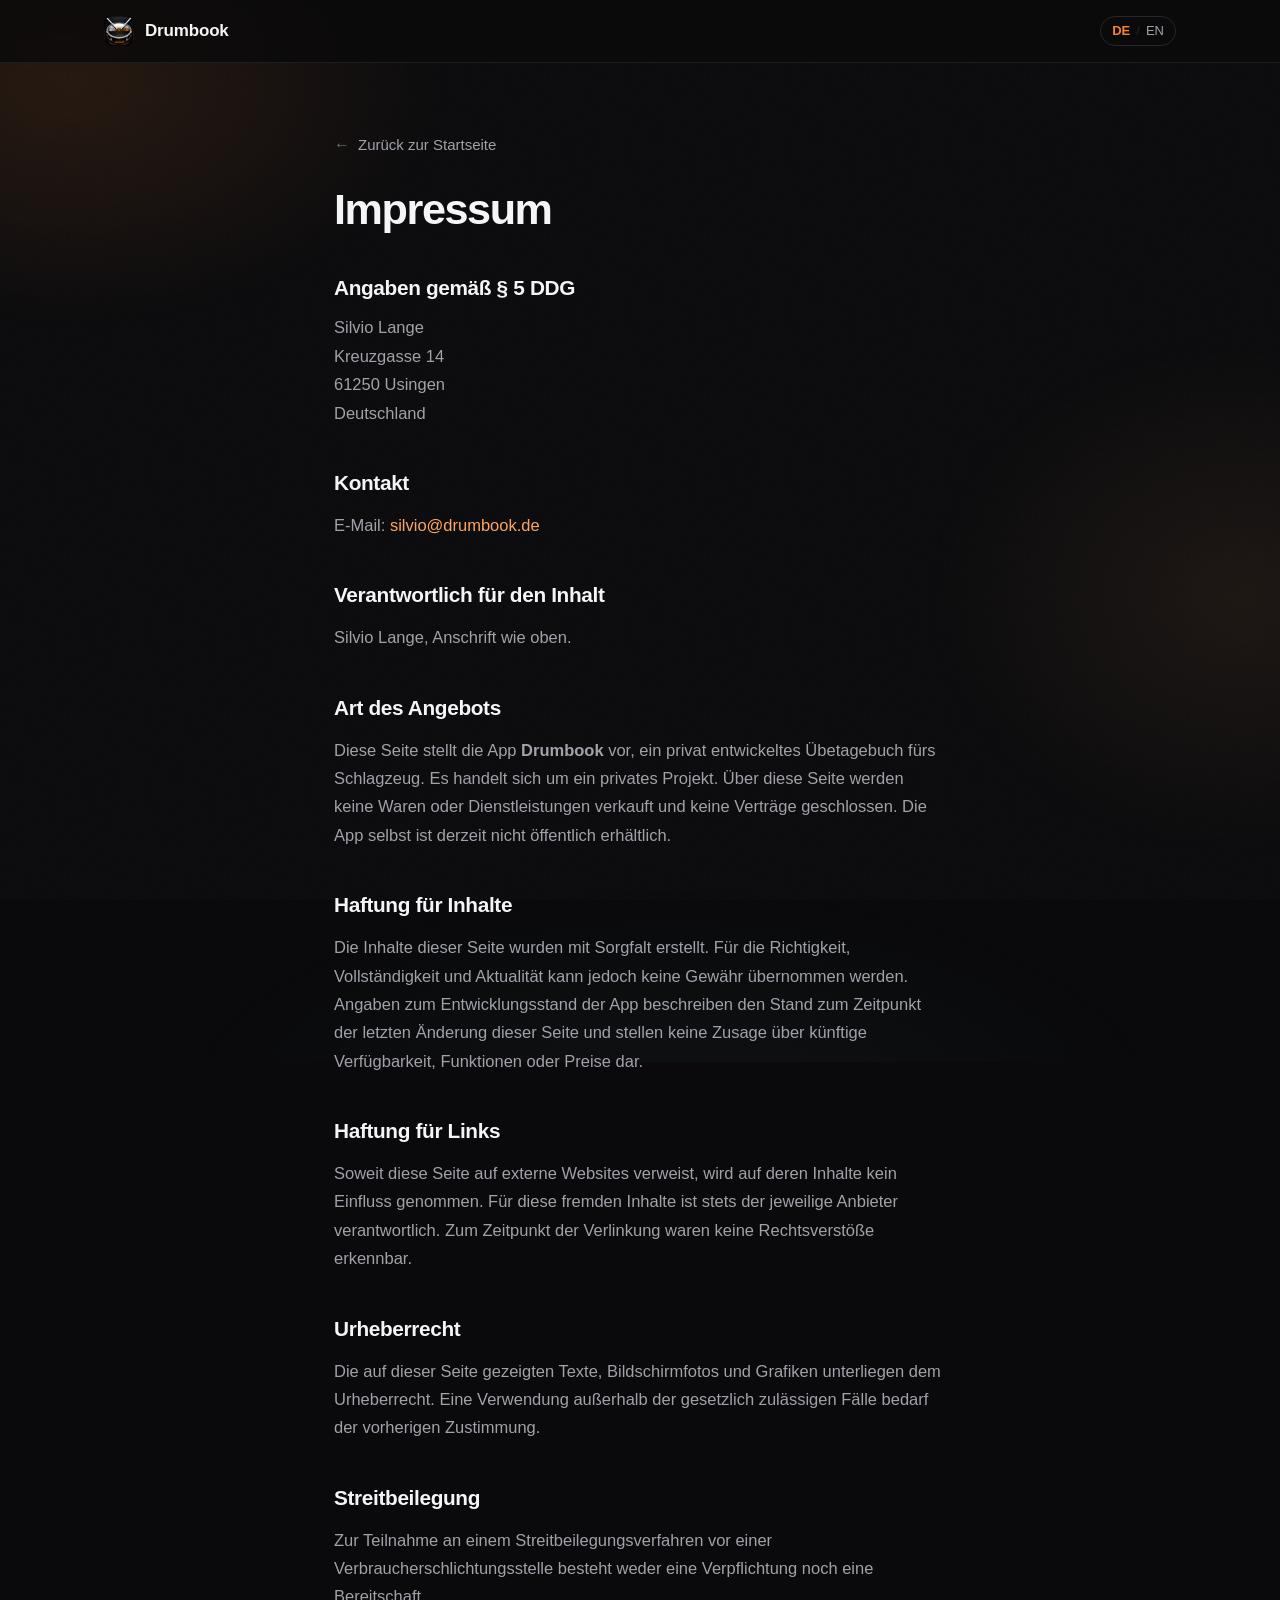
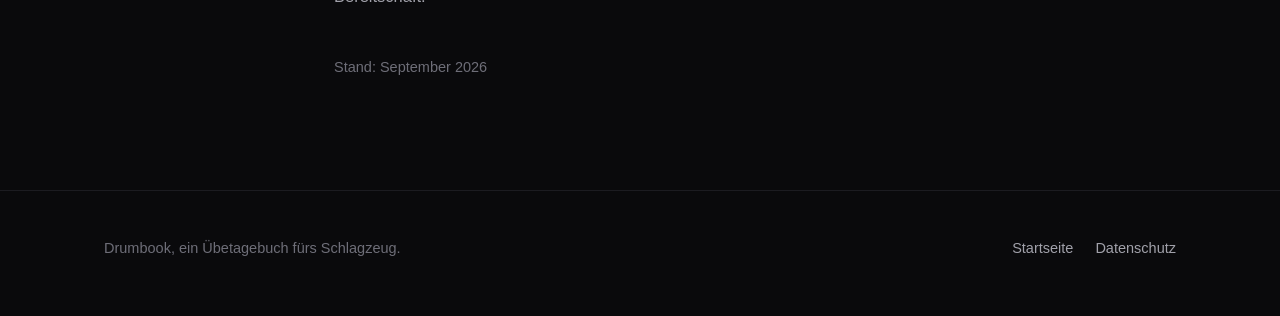
<file: impressum.html>
<!DOCTYPE html>
<html lang="de">
<head>
<meta charset="utf-8">
<meta name="viewport" content="width=device-width, initial-scale=1">
<title>Impressum: Drumbook</title>
<meta name="description" content="Impressum und Anbieterkennzeichnung für die Website zur App Drumbook.">
<meta name="robots" content="noindex">
<meta name="theme-color" content="#0a0a0c">
<link rel="icon" href="assets/favicon.png" type="image/png">
<link rel="apple-touch-icon" href="assets/icon-180.png">
<link rel="stylesheet" href="assets/style.css">
</head>
<body>

<header class="nav">
  <div class="wrap nav__in">
    <a class="brand" href="index.html">
      <img src="assets/icon-180.png" alt="" width="30" height="30">
      Drumbook
    </a>
    <p class="lang" style="margin-left:auto">
      <a href="impressum.html" aria-current="page" hreflang="de">DE</a>
      <span aria-hidden="true">/</span>
      <a href="en/legal.html" hreflang="en">EN</a>
    </p>
  </div>
</header>

<main class="legal">
  <a class="back" href="index.html">Zurück zur Startseite</a>

  <h1>Impressum</h1>

  <h2>Angaben gemäß § 5 DDG</h2>
  <address>
    Silvio Lange<br>
    Kreuzgasse 14<br>
    61250 Usingen<br>
    Deutschland
  </address>

  <h2>Kontakt</h2>
  <p>
    E-Mail: <a href="mailto:silvio@drumbook.de">silvio@drumbook.de</a>
  </p>

  <h2>Verantwortlich für den Inhalt</h2>
  <p>
    Silvio Lange, Anschrift wie oben.
  </p>

  <h2>Art des Angebots</h2>
  <p>
    Diese Seite stellt die App <strong>Drumbook</strong> vor, ein privat
    entwickeltes Übetagebuch fürs Schlagzeug. Es handelt sich um ein privates
    Projekt. Über diese Seite werden keine Waren oder Dienstleistungen
    verkauft und keine Verträge geschlossen. Die App selbst ist derzeit nicht
    öffentlich erhältlich.
  </p>

  <h2>Haftung für Inhalte</h2>
  <p>
    Die Inhalte dieser Seite wurden mit Sorgfalt erstellt. Für die
    Richtigkeit, Vollständigkeit und Aktualität kann jedoch keine Gewähr
    übernommen werden. Angaben zum Entwicklungsstand der App beschreiben den
    Stand zum Zeitpunkt der letzten Änderung dieser Seite und stellen keine
    Zusage über künftige Verfügbarkeit, Funktionen oder Preise dar.
  </p>

  <h2>Haftung für Links</h2>
  <p>
    Soweit diese Seite auf externe Websites verweist, wird auf deren Inhalte
    kein Einfluss genommen. Für diese fremden Inhalte ist stets der jeweilige
    Anbieter verantwortlich. Zum Zeitpunkt der Verlinkung waren keine
    Rechtsverstöße erkennbar.
  </p>

  <h2>Urheberrecht</h2>
  <p>
    Die auf dieser Seite gezeigten Texte, Bildschirmfotos und Grafiken
    unterliegen dem Urheberrecht. Eine Verwendung außerhalb der gesetzlich
    zulässigen Fälle bedarf der vorherigen Zustimmung.
  </p>

  <h2>Streitbeilegung</h2>
  <p>
    Zur Teilnahme an einem Streitbeilegungsverfahren vor einer
    Verbraucherschlichtungsstelle besteht weder eine Verpflichtung noch eine
    Bereitschaft.
  </p>

  <p style="margin-top:44px;font-size:14.5px;color:var(--ink-faint)">
    Stand: September 2026
  </p>
</main>

<footer class="foot">
  <div class="wrap foot__in">
    <p style="margin:0">Drumbook, ein Übetagebuch fürs Schlagzeug.</p>
    <nav class="foot__links" aria-label="Rechtliches">
      <a href="index.html">Startseite</a>
      <a href="datenschutz.html">Datenschutz</a>
    </nav>
  </div>
</footer>

<script src="assets/zurueck.js" defer></script>
</body>
</html>
</file>
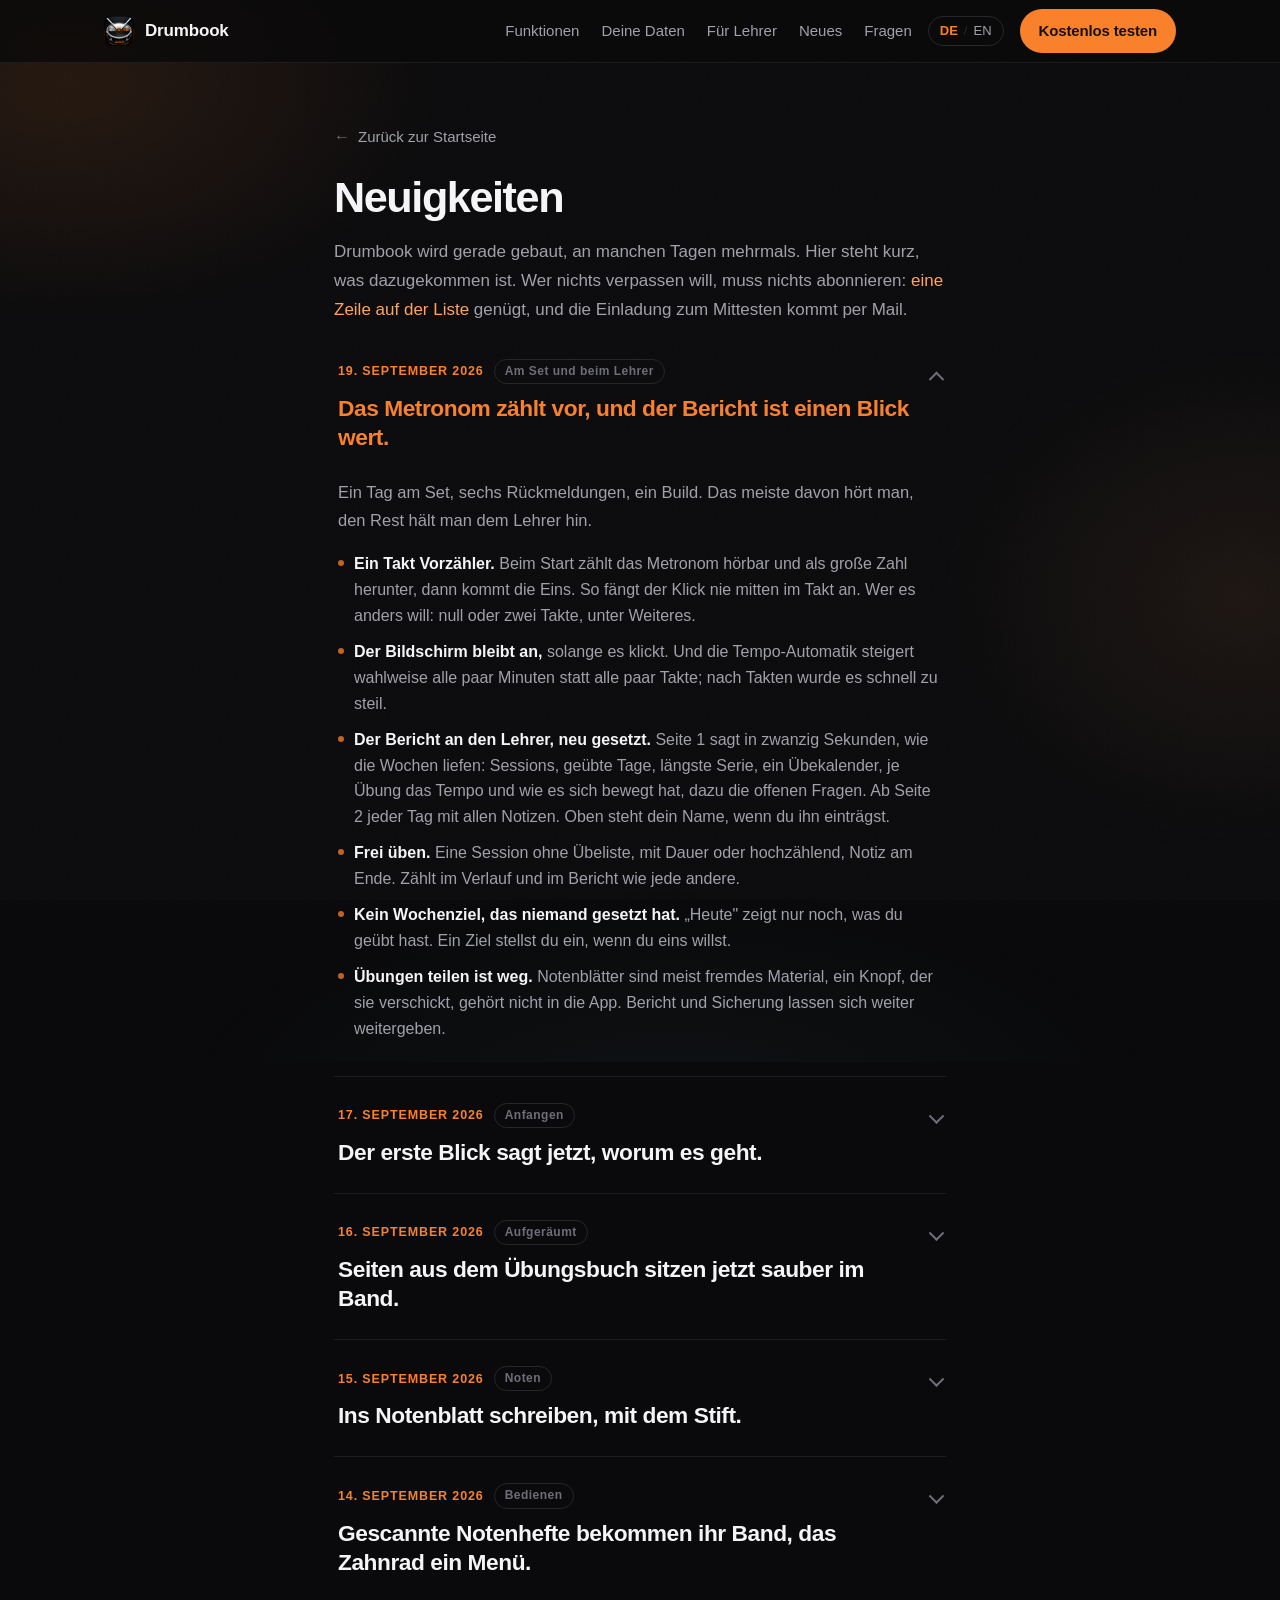
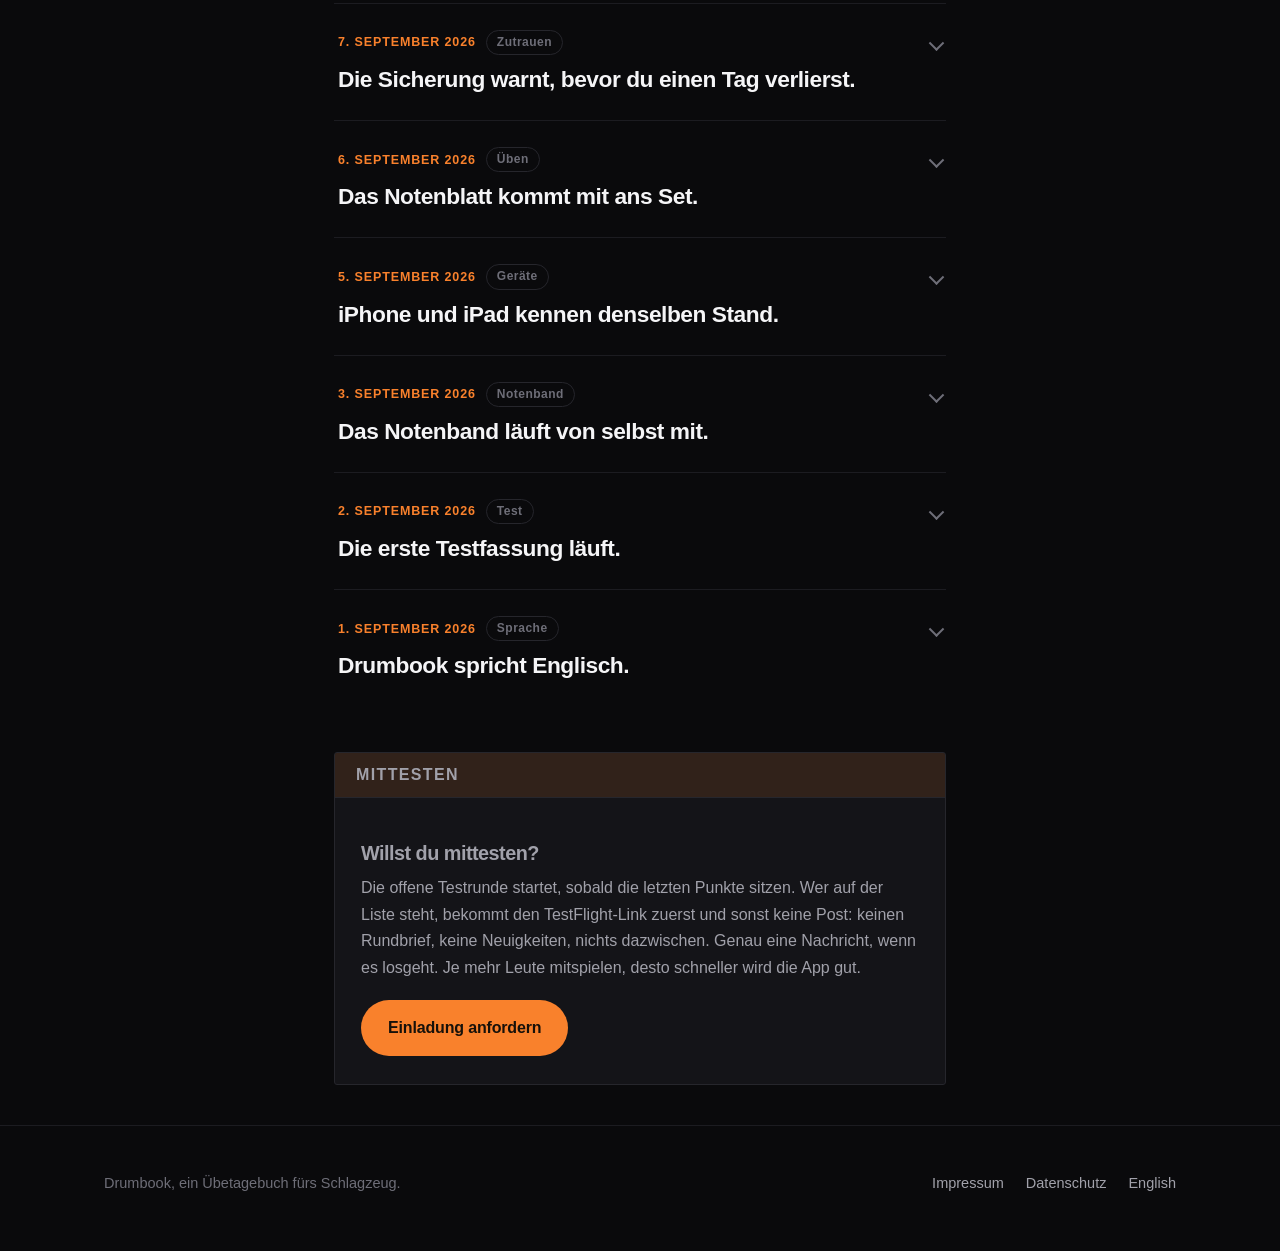
<file: neuigkeiten.html>
<!DOCTYPE html>
<html lang="de">
<head>
<meta charset="utf-8">
<meta name="viewport" content="width=device-width, initial-scale=1">
<title>Neuigkeiten bei Drumbook</title>
<meta name="description" content="Was sich an Drumbook zuletzt getan hat: Notenblatt beim Üben, Geräteabgleich über iCloud, Notenband, TestFlight. Kurz notiert, mit Datum.">
<meta name="theme-color" content="#0a0a0c">
<link rel="canonical" href="https://drumbook.de/neuigkeiten.html">
<link rel="alternate" hreflang="de" href="https://drumbook.de/neuigkeiten.html">
<link rel="alternate" hreflang="en" href="https://drumbook.de/en/news.html">
<link rel="icon" href="assets/favicon.png" type="image/png">
<link rel="apple-touch-icon" href="assets/icon-180.png">
<meta property="og:type" content="website">
<meta property="og:title" content="Neuigkeiten bei Drumbook">
<meta property="og:description" content="Was sich an Drumbook zuletzt getan hat. Kurz notiert, mit Datum.">
<meta property="og:image" content="https://drumbook.de/assets/og-card.jpg">
<meta property="og:image:width" content="1200">
<meta property="og:image:height" content="630">
<meta property="og:url" content="https://drumbook.de/neuigkeiten.html">
<meta property="og:site_name" content="Drumbook">
<meta property="og:locale" content="de_DE">
<meta name="twitter:card" content="summary_large_image">
<meta name="twitter:image" content="https://drumbook.de/assets/og-card.jpg">
<link rel="stylesheet" href="assets/style.css">
</head>
<body>

<a class="skip" href="#inhalt">Zum Inhalt springen</a>

<header class="nav">
  <div class="wrap nav__in">
    <a class="brand" href="index.html">
      <img src="assets/icon-180.png" alt="" width="30" height="30">
      Drumbook
    </a>
    <nav class="nav__links" aria-label="Abschnitte">
      <a href="index.html#funktionen">Funktionen</a>
      <a href="so-funktionierts/#daten">Deine Daten</a>
      <a href="lehrer/">Für Lehrer</a>
      <a href="neuigkeiten.html" aria-current="page">Neues</a>
      <a href="index.html#fragen">Fragen</a>
    </nav>
    <p class="lang">
      <a href="neuigkeiten.html" aria-current="page" hreflang="de">DE</a>
      <span aria-hidden="true">/</span>
      <a href="en/news.html" hreflang="en">EN</a>
    </p>
    <a class="btn btn--primary btn--sm" href="index.html#bescheid">Kostenlos testen</a>
  </div>
</header>

<main class="news" id="inhalt">

  <a class="back" href="index.html">Zurück zur Startseite</a>

  <h1 style="font-size:clamp(2rem,4vw,2.7rem);margin-bottom:18px">Neuigkeiten</h1>
  <p class="news__intro">
    Drumbook wird gerade gebaut, an manchen Tagen mehrmals. Hier steht kurz,
    was dazugekommen ist. Wer nichts verpassen will, muss nichts abonnieren:
    <a href="index.html#bescheid">eine Zeile auf der Liste</a> genügt, und die
    Einladung zum Mittesten kommt per Mail.
  </p>

  <!-- ============ 19. September ============ -->
  <details class="news__entry" open>
    <summary>
      <span class="news__kopf">
        <span class="news__meta">
          <span class="news__date">19. September 2026</span>
          <span class="news__tag">Am Set und beim Lehrer</span>
        </span>
        <h2>Das Metronom zählt vor, und der Bericht ist einen Blick wert.</h2>
      </span>
    </summary>
    <div class="news__text">
      <p>
        Ein Tag am Set, sechs Rückmeldungen, ein Build. Das meiste davon hört
        man, den Rest hält man dem Lehrer hin.
      </p>
      <ul>
        <li>
          <b>Ein Takt Vorzähler.</b> Beim Start zählt das Metronom hörbar und
          als große Zahl herunter, dann kommt die Eins. So fängt der Klick nie
          mitten im Takt an. Wer es anders will: null oder zwei Takte, unter
          Weiteres.
        </li>
        <li>
          <b>Der Bildschirm bleibt an,</b> solange es klickt. Und die
          Tempo-Automatik steigert wahlweise alle paar Minuten statt alle paar
          Takte; nach Takten wurde es schnell zu steil.
        </li>
        <li>
          <b>Der Bericht an den Lehrer, neu gesetzt.</b> Seite 1 sagt in zwanzig
          Sekunden, wie die Wochen liefen: Sessions, geübte Tage, längste
          Serie, ein Übekalender, je Übung das Tempo und wie es sich bewegt
          hat, dazu die offenen Fragen. Ab Seite 2 jeder Tag mit allen Notizen.
          Oben steht dein Name, wenn du ihn einträgst.
        </li>
        <li>
          <b>Frei üben.</b> Eine Session ohne Übeliste, mit Dauer oder
          hochzählend, Notiz am Ende. Zählt im Verlauf und im Bericht wie
          jede andere.
        </li>
        <li>
          <b>Kein Wochenziel, das niemand gesetzt hat.</b> „Heute" zeigt nur
          noch, was du geübt hast. Ein Ziel stellst du ein, wenn du eins
          willst.
        </li>
        <li>
          <b>Übungen teilen ist weg.</b> Notenblätter sind meist fremdes
          Material, ein Knopf, der sie verschickt, gehört nicht in die App.
          Bericht und Sicherung lassen sich weiter weitergeben.
        </li>
      </ul>
    </div>
  </details>

  <!-- ============ 17. September ============ -->
  <details class="news__entry">
    <summary>
      <span class="news__kopf">
        <span class="news__meta">
          <span class="news__date">17. September 2026</span>
          <span class="news__tag">Anfangen</span>
        </span>
        <h2>Der erste Blick sagt jetzt, worum es geht.</h2>
      </span>
    </summary>
    <div class="news__text">
  <p>
        Wer Drumbook zum ersten Mal öffnete, sah eine Begrüßung, einen Spruch
        über Grooves, und danach ein leeres Formular mit acht Feldern. Wer noch
        nicht weiß, was ein Paradiddle ist, hat dort nichts einzutragen. Die App
        verlangte als Erstes genau das Wissen, das sie aufbauen soll.
      </p>
      <ul>
        <li>
          <b>Ein Satz und eine Frage.</b> Der erste Bildschirm sagt, was Drumbook
          ist, und fragt genau eines: Hast du Unterricht? Die Antwort stellt
          danach die richtigen Dinge ein; wegtippen geht auch.
        </li>
        <li>
          <b>Sechs Übungen zum Anfangen.</b> Single und Double Stroke Roll,
          Paradiddle, Achtel-Groove, Wechsel HiHat/Ride, Fill über einen Takt.
          Jede sagt, was zu tun ist, nicht was sie ist. Ganz normale Übungen:
          ändern und löschen wie alles andere.
        </li>
        <li>
          <b>Leere Bildschirme bieten den nächsten Schritt an</b>, statt ihn nur
          zu nennen. Und der Unterrichts-Teil erklärt, wofür er da ist, statt
          „Gewesen" über einem leeren Kasten zu zeigen.
        </li>
      </ul>
    </div>
  </details>

  <!-- ============ 16. September ============ -->
  <details class="news__entry">
    <summary>
      <span class="news__kopf">
        <span class="news__meta">
          <span class="news__date">16. September 2026</span>
          <span class="news__tag">Aufgeräumt</span>
        </span>
        <h2>Seiten aus dem Übungsbuch sitzen jetzt sauber im Band.</h2>
      </span>
    </summary>
    <div class="news__text">
  <p>
        Wer aus einem Lehrbuch übt, hatte es bisher am schwersten: Am rechten
        Rand fehlte das Wiederholungszeichen, ein HiHat-Kreis rutschte in die
        Nachbarzeile, und zwei Spalten auf einer Seite kamen durcheinander. Alle
        Blätter werden dafür einmal neu gerechnet; was du eingelernt hast,
        bleibt.
      </p>
      <ul>
        <li>
          <b>Die Seitenzahl des Buchs steht nicht mehr in den Noten.</b> Fußzeilen
          und Hinweissätze bleiben draußen, Taktnummern, Zählhinweise und
          HiHat-Kreise bleiben drin.
        </li>
        <li>
          <b>Das Tempo über dem Notenblatt wird gemerkt.</b> Was du dort
          einstellst, steht danach an der Übung; bisher blieb es nur in der
          Übeleiste stehen.
        </li>
        <li>
          <b>Mit großer Schrift läuft nichts mehr aus dem Bild.</b> Menü,
          Einlernen, lange Übungstitel, Tempo-Regler und Taktlichter bleiben
          auch auf der größten Stufe lesbar.
        </li>
        <li>
          <b>Die App sagt selbst, wenn der Geräteabgleich hängt.</b> Oben in
          „Heute“ steht dann, wie viel nur auf diesem Gerät liegt, und der
          wichtigste Satz dazu: die App jetzt nicht löschen.
        </li>
      </ul>
    </div>
  </details>

  <!-- ============ 15. September ============ -->
  <details class="news__entry">
    <summary>
      <span class="news__kopf">
        <span class="news__meta">
          <span class="news__date">15. September 2026</span>
          <span class="news__tag">Noten</span>
        </span>
        <h2>Ins Notenblatt schreiben, mit dem Stift.</h2>
      </span>
    </summary>
    <div class="news__text">
  <p>
        Der Lehrer sagt „hier Ghost Notes, und den Takt langsamer", und bis zur
        nächsten Stunde weiß man nicht mehr, wo „hier" war. Jetzt lässt sich auf
        dem Blatt schreiben: mit dem Apple Pencil, mit dem Finger im Schreibmodus,
        oder als Marke mit Text.
      </p>
      <ul>
        <li>
          <b>Was auf der Seite steht, steht im Notenband an derselben Stelle</b>
          und umgekehrt. Auch auf schief eingescannten Lehrbuchseiten.
        </li>
        <li>
          <b>Eine Ebene zum Ein- und Ausschalten.</b> Beim Durchspielen einer
          Setlist bleiben die Notizen sichtbar, aber gesperrt: Auf der Bühne
          zeichnet niemand versehentlich.
        </li>
      </ul>
    </div>
  </details>

  <!-- ============ 14. September ============ -->
  <details class="news__entry">
    <summary>
      <span class="news__kopf">
        <span class="news__meta">
          <span class="news__date">14. September 2026</span>
          <span class="news__tag">Bedienen</span>
        </span>
        <h2>Gescannte Notenhefte bekommen ihr Band, das Zahnrad ein Menü.</h2>
      </span>
    </summary>
    <div class="news__text">
  <p>
        Eine mit „Noten scannen“ aufgenommene Lehrbuchseite hat die App bisher
        kaum gelesen: Bei neun Übungen fand sie einundachtzig „Zeilen“ und zeigte
        lieber die gedruckte Seite. Ein Foto derselben Seite ging. Jetzt gehen
        beide.
      </p>
      <ul>
        <li>
          <b>Spalte eins, dann Spalte zwei:</b> Lehrbuchseiten laufen in der
          Reihenfolge durch, in der man sie spielt. Gewölbte Seiten werden nicht
          mehr zerschnitten, Zeilen unter dichten Sechzehnteln bleiben eine.
        </li>
        <li>
          <b>Hinter dem Zahnrad liegt jetzt ein Menü</b> statt einer sehr langen
          Einstellungsseite: Üben, Erinnerungen, Unterricht, Geräteabgleich,
          Export und Sicherung, Hilfe. Nichts ist verloren gegangen.
        </li>
        <li>
          <b>Sieben Knöpfe sind größer geworden,</b> genau die, die man mit einem
          Stock in der Hand trifft: Band und Seite im Setlist-Spieler, Tempo und
          Zurück beim Einlernen, Stopp in der Metronomleiste.
        </li>
        <li>
          <b>Noten und Musik gleich beim Anlegen.</b> Eine neue Übung musste man
          erst sichern und wieder öffnen, um ein Blatt anzuhängen. Jetzt steht
          beides im Formular.
        </li>
      </ul>
    </div>
  </details>

  <!-- ============ 7. September ============ -->
  <details class="news__entry">
    <summary>
      <span class="news__kopf">
        <span class="news__meta">
          <span class="news__date">7. September 2026</span>
          <span class="news__tag">Zutrauen</span>
        </span>
        <h2>Die Sicherung warnt, bevor du einen Tag verlierst.</h2>
      </span>
    </summary>
    <div class="news__text">
  <p>
        Wer morgens sicherte, den Tag über übte und abends die Sicherung vom
        Morgen einlas, verlor den ganzen Tag, still und ohne einen Hinweis. Jetzt
        zählt die App vorher nach und sagt es dir: „Deine App ist neuer als diese
        Sicherung. 17 Einträge fallen dabei auf den älteren Stand zurück.“
        Bewusst zurückgehen bleibt möglich, versehentlich nicht mehr.
      </p>
      <ul>
        <li>
          <b>Mit ganz großer Schrift bleibt alles lesbar.</b> Das Abzeichen in der
          Bibliothek zerfiel dort in eine senkrechte Buchstabenkette: aus
          „Aufwärmen“ wurde A/uf/w/är/m/en.
        </li>
        <li>
          <b>Mit VoiceOver ist die Bibliothek siebenmal schneller.</b> Eine
          Übungszeile ist jetzt ein Element statt bis zu sieben, und die Knöpfe
          der Metronomleiste sagen endlich, was sie tun.
        </li>
        <li>
          <b>Das Metronom sagt Bescheid, wenn es nicht kann,</b> etwa während
          eines Anrufs. Bisher tat der Startknopf schlicht nichts.
        </li>
      </ul>
    </div>
  </details>

  <!-- ============ 6. September ============ -->
  <details class="news__entry">
    <summary>
      <span class="news__kopf">
        <span class="news__meta">
          <span class="news__date">6. September 2026</span>
          <span class="news__tag">Üben</span>
        </span>
        <h2>Das Notenblatt kommt mit ans Set.</h2>
      </span>
    </summary>
    <div class="news__text">
  <p>
        Bisher lag das Notenblatt in der Bibliothek. Mitten in der Session kam
        man nicht heran, man hätte die Übung verlassen müssen. Mit Stöcken in
        der Hand macht das niemand. Jetzt steht in der Metronomleiste ein
        Notensymbol: einmal tippen, und das Blatt füllt den Bildschirm, mit Uhr,
        Pause, Weiter und Metronom als schmaler Leiste darunter.
      </p>
      <ul>
        <li>
          <span><b>Fotografierte Buchseiten werden erkannt.</b> Häng ein Foto
          aus deinem Übungsbuch an eine Übung, und Drumbook findet die
          Notenzeilen darin, auch bei zwei oder drei Spalten und auch dann,
          wenn die Seite im aufgeschlagenen Buch gewölbt liegt. An zwei echten
          Seiten geprüft: neunzehn von neunzehn Übungen. Vorher: keine einzige.</span>
        </li>
        <li>
          <span><b>Querformat beim Üben.</b> Quer liegt jetzt alles
          nebeneinander: links Uhr und Steuerung, rechts Metronom und Ablauf.</span>
        </li>
        <li>
          <span><b>Songs direkt in die Session.</b> Beim Zusammenstellen und
          mitten in der Session gibt es einen Reiter „Übungen | Songs"; bisher
          kamen Songs nur über eine Setlist hinein.</span>
        </li>
        <li>
          <span><b>Größere Knöpfe am Metronom.</b> Mit Stöcken in der Hand
          trifft man mit dem Daumen, nicht mit der Fingerspitze.</span>
        </li>
        <li>
          <span><b>Auch die Einstellungen gehen zwischen deinen Geräten mit.</b>
          Wochenziel, Pausenlänge, der Name deines Lehrers; bisher waren das
          zwei getrennte Welten.</span>
        </li>
      </ul>
    </div>
  </details>

  <!-- ============ 5. September ============ -->
  <details class="news__entry">
    <summary>
      <span class="news__kopf">
        <span class="news__meta">
          <span class="news__date">5. September 2026</span>
          <span class="news__tag">Geräte</span>
        </span>
        <h2>iPhone und iPad kennen denselben Stand.</h2>
      </span>
    </summary>
    <div class="news__text">
  <p>
        Der Geräteabgleich läuft. Was du abends am iPad planst, steht am nächsten
        Tag am Set auf dem iPhone, ohne Konto, ohne Anmeldung, ohne Passwort.
        Er läuft über deine eigene iCloud. Und wenn du die App löschst und neu
        installierst, ist in ein paar Sekunden alles wieder da.
      </p>
      <p>
        Wichtig dabei, und der Grund, warum es diesen Weg geworden ist: Deine
        Übungen liegen in <b>deiner</b> privaten iCloud-Datenbank, nicht auf
        meinem Server. Ich komme nicht an sie heran, und das ist keine Zusage,
        sondern technisch gar nicht vorgesehen.
      </p>
      <p>
        Dazu ein Abend am Set und elf Rückmeldungen, die alle eingebaut sind:
        Der Klick hört in der Pause von selbst auf. Die Reihenfolge im Ablauf
        lässt sich ziehen. Eine Übung lässt sich löschen, nicht nur archivieren.
        Und im Bericht für den Lehrer steht jetzt auch, was dir bei der einzelnen
        Übung aufgefallen ist.
      </p>
    </div>
  </details>

  <!-- ============ 3. September ============ -->
  <details class="news__entry">
    <summary>
      <span class="news__kopf">
        <span class="news__meta">
          <span class="news__date">3. September 2026</span>
          <span class="news__tag">Notenband</span>
        </span>
        <h2>Das Notenband läuft von selbst mit.</h2>
      </span>
    </summary>
    <div class="news__text">
  <p>
        Öffne ein Notenblatt, und die Zeilen stehen untereinander über die volle
        Breite des Bildschirms: kein Zoomen, kein Schieben mit nassen Händen.
        Neu ist das Mitlaufen: Einmal am Tisch durchtippen, und danach rollt das
        Band beim Klick von selbst weiter. Wiederholungen und Sprünge kannst du
        dabei mitgeben, D. S. al Coda eingeschlossen.
      </p>
      <p>
        Der Trick, der es brauchbar macht: Das Blatt zählt in Schlägen, nicht in
        Sekunden. Einmal bei 90 eingelernt, stimmt es bei 130 unverändert.
      </p>
      <p>
        Und seit diesem Tag ist die Seite hier unter
        <b>drumbook.de</b> zu erreichen.
      </p>
    </div>
  </details>

  <!-- ============ 2. September ============ -->
  <details class="news__entry">
    <summary>
      <span class="news__kopf">
        <span class="news__meta">
          <span class="news__date">2. September 2026</span>
          <span class="news__tag">Test</span>
        </span>
        <h2>Die erste Testfassung läuft.</h2>
      </span>
    </summary>
    <div class="news__text">
  <p>
        Drumbook läuft seit heute über TestFlight. Das ist Apples Weg, eine App vor dem
        Verkauf ausprobieren zu lassen. Vorerst in einem kleinen Kreis, damit die
        ersten Fehler nicht bei denen landen, die sich auf die Liste geschrieben
        haben. Die offene Runde folgt, sobald die Punkte abgearbeitet sind, die
        der Praxistest zutage gefördert hat, und
        <a href="index.html#bescheid">wer auf der Liste steht</a>, bekommt den
        Link zuerst.
      </p>
    </div>
  </details>

  <!-- ============ 1. September ============ -->
  <details class="news__entry">
    <summary>
      <span class="news__kopf">
        <span class="news__meta">
          <span class="news__date">1. September 2026</span>
          <span class="news__tag">Sprache</span>
        </span>
        <h2>Drumbook spricht Englisch.</h2>
      </span>
    </summary>
    <div class="news__text">
  <p>
        Die App gibt es vollständig auf Deutsch und auf Englisch: jede Zeile,
        bis in den Bericht für den Lehrer hinein. Der Anlass war mein eigener
        Unterricht: Mein Lehrer arbeitet an einer zweisprachigen Schule.
      </p>
    </div>
  </details>

  <!-- ============ Aufruf ============ -->
  <section class="notice news__cta">
    <p class="notice__label">Mittesten</p>
    <div class="notice__body">
      <h2>Willst du mittesten?</h2>
      <p>
        Die offene Testrunde startet, sobald die letzten Punkte sitzen. Wer auf
        der Liste steht, bekommt den TestFlight-Link zuerst und sonst keine
        Post: keinen Rundbrief, keine Neuigkeiten, nichts dazwischen. Genau eine
        Nachricht, wenn es losgeht. Je mehr Leute mitspielen, desto schneller
        wird die App gut.
      </p>
      <a class="btn btn--primary" href="index.html#bescheid">Einladung anfordern</a>
    </div>
  </section>

</main>

<footer class="foot">
  <div class="wrap foot__in">
    <p style="margin:0">Drumbook, ein Übetagebuch fürs Schlagzeug.</p>
    <nav class="foot__links" aria-label="Rechtliches">
      <a href="impressum.html">Impressum</a>
      <a href="datenschutz.html">Datenschutz</a>
      <a href="en/news.html" hreflang="en">English</a>
    </nav>
  </div>
</footer>

<script src="assets/zurueck.js" defer></script>
</body>
</html>
</file>
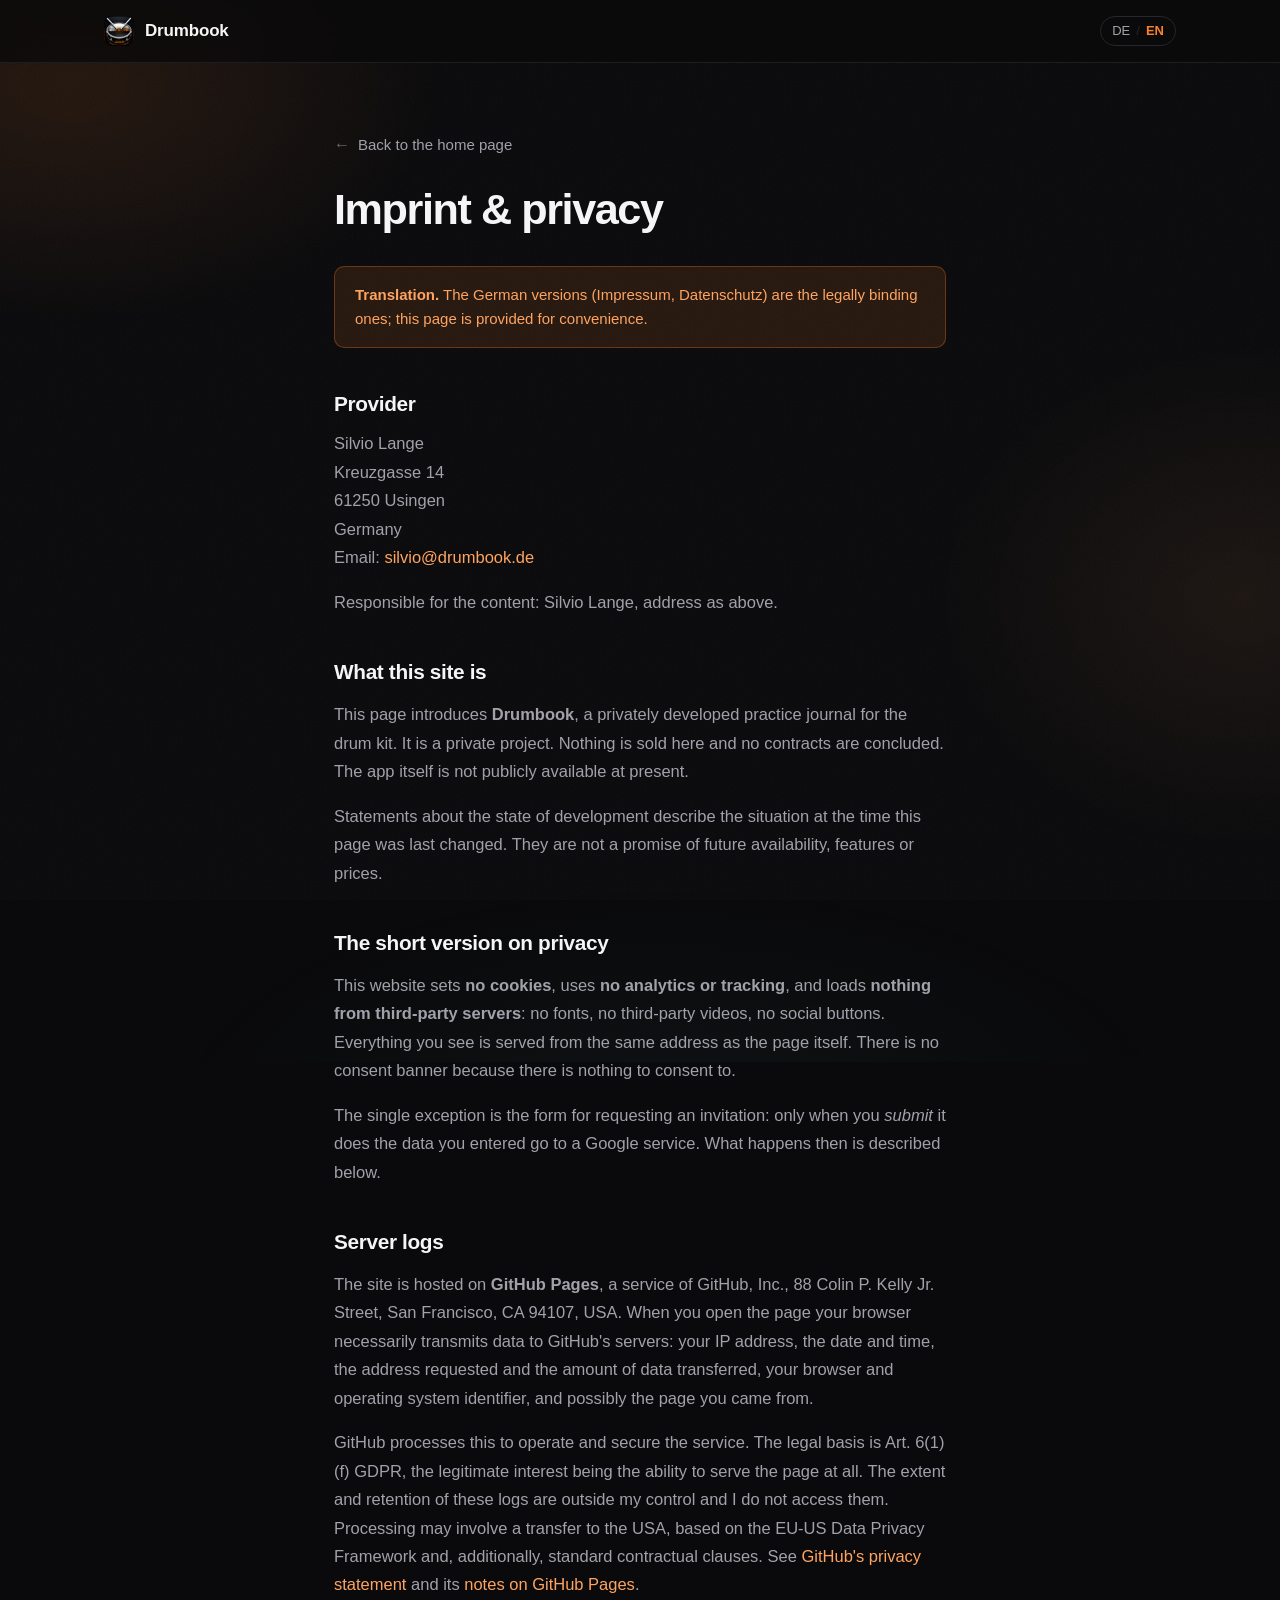
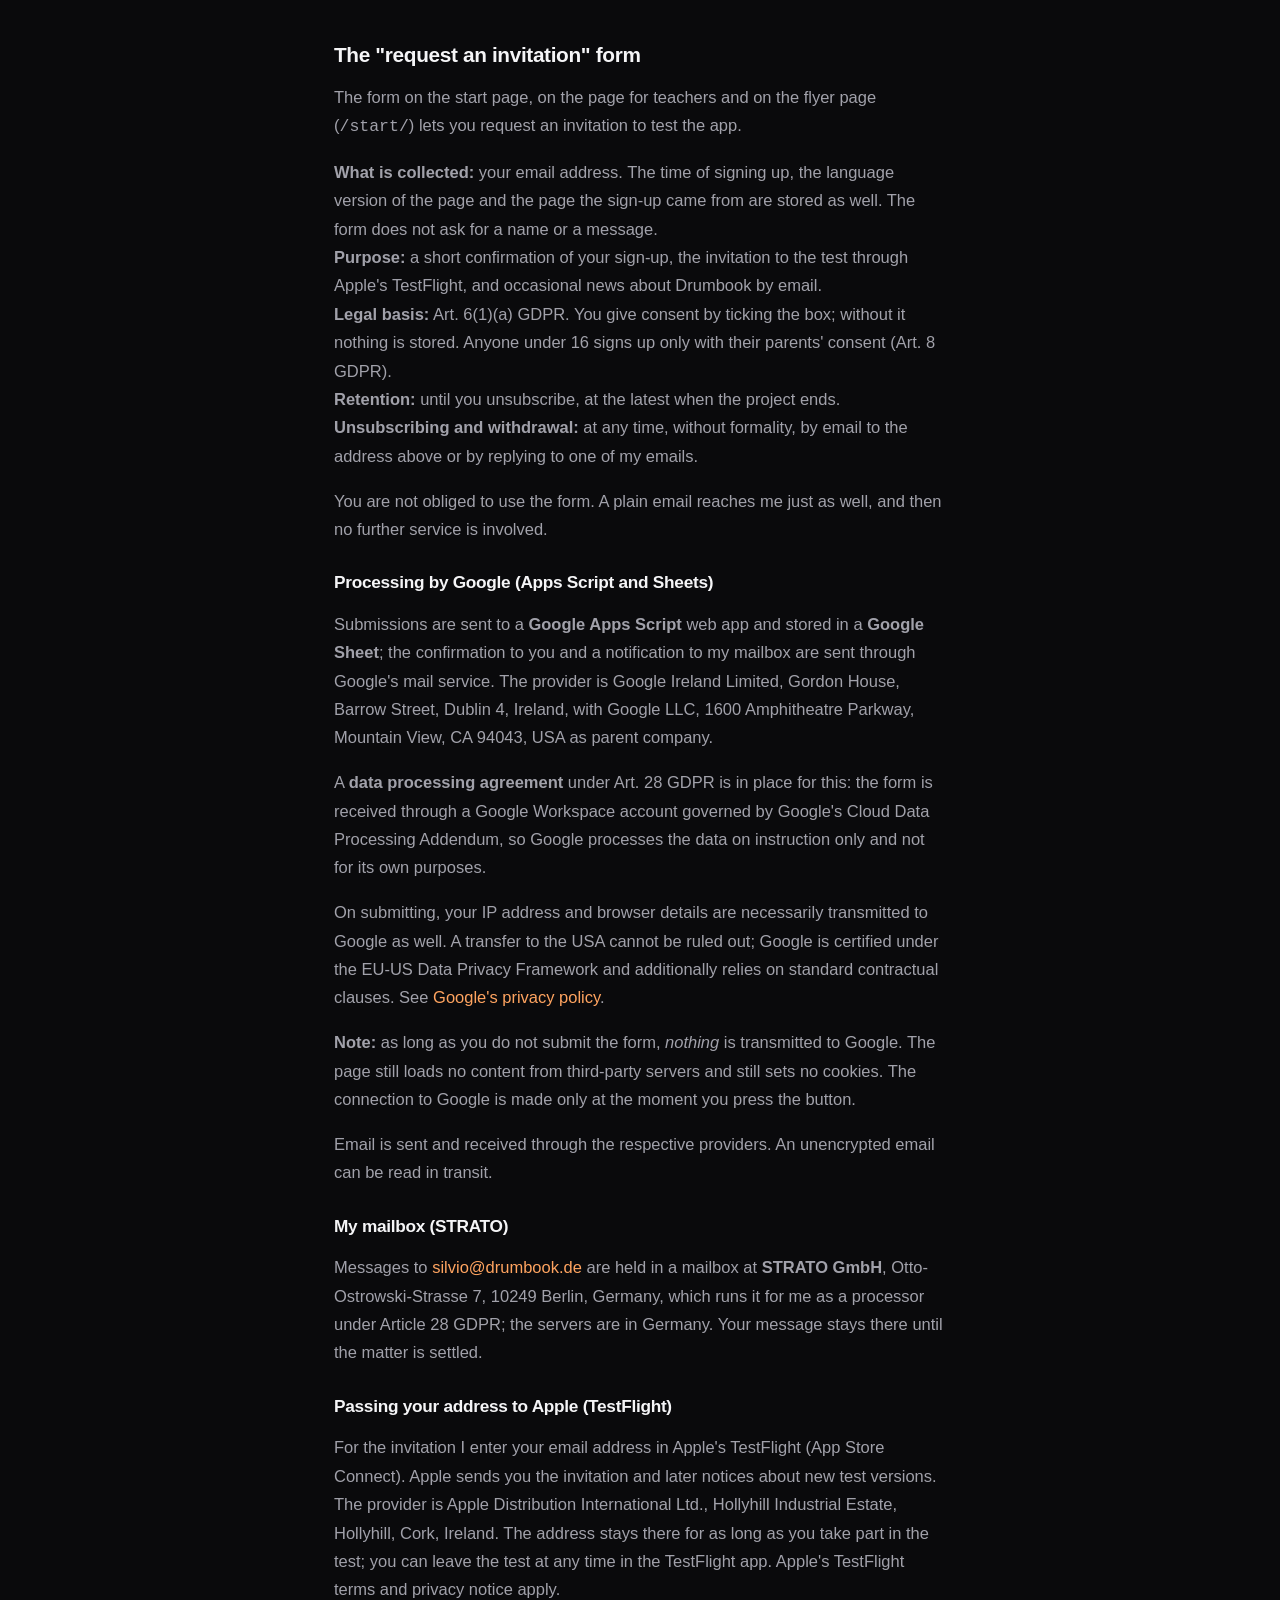
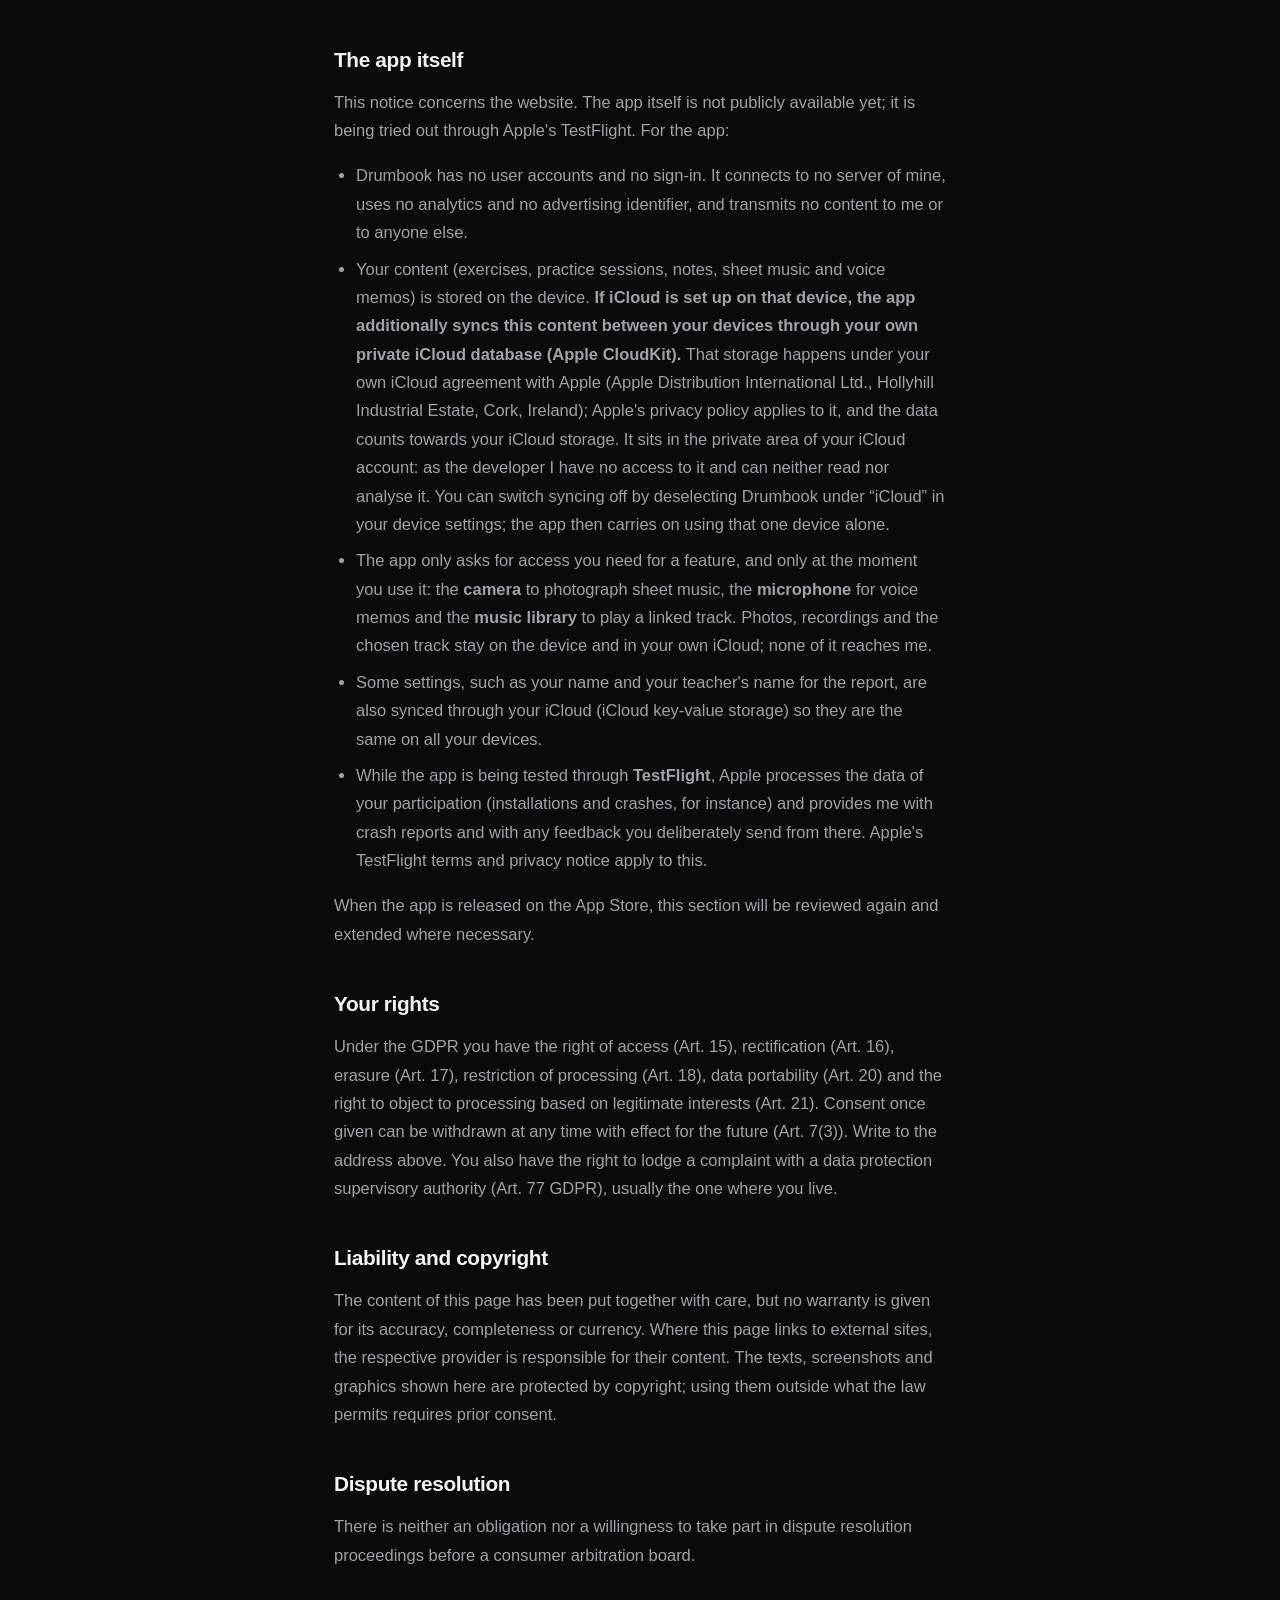
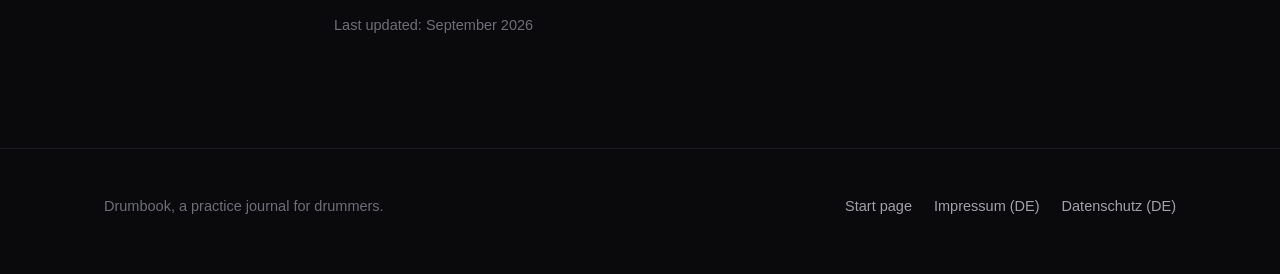
<file: en/legal.html>
<!DOCTYPE html>
<html lang="en">
<head>
<meta charset="utf-8">
<meta name="viewport" content="width=device-width, initial-scale=1">
<title>Imprint &amp; Privacy: Drumbook</title>
<meta name="description" content="Imprint and privacy notice for the Drumbook website: no cookies, no analytics, no third-party resources.">
<meta name="robots" content="noindex">
<meta name="theme-color" content="#0a0a0c">
<link rel="icon" href="../assets/favicon.png" type="image/png">
<link rel="apple-touch-icon" href="../assets/icon-180.png">
<link rel="stylesheet" href="../assets/style.css">
</head>
<body>

<header class="nav">
  <div class="wrap nav__in">
    <a class="brand" href="./">
      <img src="../assets/icon-180.png" alt="" width="30" height="30">
      Drumbook
    </a>
    <p class="lang" style="margin-left:auto">
      <a href="../datenschutz.html" hreflang="de">DE</a>
      <span aria-hidden="true">/</span>
      <a href="legal.html" aria-current="page" hreflang="en">EN</a>
    </p>
  </div>
</header>

<main class="legal">
  <a class="back" href="./">Back to the home page</a>

  <h1>Imprint &amp; privacy</h1>

  <p class="todo">
    <strong>Translation.</strong> The German versions
    (<a href="../impressum.html">Impressum</a>,
    <a href="../datenschutz.html">Datenschutz</a>) are the legally binding
    ones; this page is provided for convenience.
  </p>

  <h2>Provider</h2>
  <address>
    Silvio Lange<br>
    Kreuzgasse 14<br>
    61250 Usingen<br>
    Germany<br>
    Email: <a href="mailto:silvio@drumbook.de">silvio@drumbook.de</a>
  </address>
  <p>
    Responsible for the content: Silvio Lange, address as above.
  </p>

  <h2>What this site is</h2>
  <p>
    This page introduces <strong>Drumbook</strong>, a privately developed
    practice journal for the drum kit. It is a private project. Nothing is
    sold here and no contracts are concluded. The app itself is not publicly
    available at present.
  </p>
  <p>
    Statements about the state of development describe the situation at the
    time this page was last changed. They are not a promise of future
    availability, features or prices.
  </p>

  <h2>The short version on privacy</h2>
  <p>
    This website sets <strong>no cookies</strong>, uses <strong>no analytics
    or tracking</strong>, and loads <strong>nothing from third-party
    servers</strong>: no fonts, no third-party videos, no social buttons.
    Everything you see is served from the same address as the page itself.
    There is no consent banner because there is nothing to consent to.
  </p>
  <p>
    The single exception is the form for requesting an invitation: only when
    you <em>submit</em> it does the data you entered go to a Google service.
    What happens then is described below.
  </p>

  <h2>Server logs</h2>
  <p>
    The site is hosted on <strong>GitHub Pages</strong>, a service of GitHub,
    Inc., 88 Colin P. Kelly Jr. Street, San Francisco, CA 94107, USA. When you
    open the page your browser necessarily transmits data to GitHub's servers:
    your IP address, the date and time, the address requested and the amount
    of data transferred, your browser and operating system identifier, and
    possibly the page you came from.
  </p>
  <p>
    GitHub processes this to operate and secure the service. The legal basis
    is Art. 6(1)(f) GDPR, the legitimate interest being the ability to serve
    the page at all. The extent and retention of these logs are outside my
    control and I do not access them. Processing may involve a transfer to the
    USA, based on the EU-US Data Privacy Framework and, additionally, standard
    contractual clauses. See
    <a href="https://docs.github.com/en/site-policy/privacy-policies/github-general-privacy-statement" rel="noopener">GitHub's privacy statement</a>
    and its
    <a href="https://docs.github.com/en/pages/getting-started-with-github-pages/what-is-github-pages#data-collection" rel="noopener">notes on GitHub Pages</a>.
  </p>

  <h2>The "request an invitation" form</h2>
  <p>
    The form on the start page, on the page for teachers and on the flyer page
    (<code>/start/</code>) lets you request an invitation to test the app.
  </p>
  <p>
    <strong>What is collected:</strong> your email address. The time of
    signing up, the language version of the page and the page the sign-up came
    from are stored as well. The form does not ask for a name or a message.<br>
    <strong>Purpose:</strong> a short confirmation of your sign-up, the
    invitation to the test through Apple's TestFlight, and occasional news
    about Drumbook by email.<br>
    <strong>Legal basis:</strong> Art. 6(1)(a) GDPR. You give consent by
    ticking the box; without it nothing is stored. Anyone under 16 signs up
    only with their parents' consent (Art. 8 GDPR).<br>
    <strong>Retention:</strong> until you unsubscribe, at the latest when the
    project ends.<br>
    <strong>Unsubscribing and withdrawal:</strong> at any time, without
    formality, by email to the address above or by replying to one of my
    emails.
  </p>
  <p>
    You are not obliged to use the form. A plain email reaches me just as well,
    and then no further service is involved.
  </p>

  <h3>Processing by Google (Apps Script and Sheets)</h3>
  <p>
    Submissions are sent to a <strong>Google Apps Script</strong> web app and
    stored in a <strong>Google Sheet</strong>; the confirmation to you and a notification to my mailbox are sent through Google's mail service. The provider is Google Ireland Limited, Gordon
    House, Barrow Street, Dublin 4, Ireland, with Google LLC, 1600
    Amphitheatre Parkway, Mountain View, CA 94043, USA as parent company.
  </p>
  <p>
    A <strong>data processing agreement</strong> under Art. 28 GDPR is in
    place for this: the form is received through a Google Workspace account
    governed by Google's Cloud Data Processing Addendum, so Google processes
    the data on instruction only and not for its own purposes.
  </p>
  <p>
    On submitting, your IP address and browser details are necessarily
    transmitted to Google as well. A transfer to the USA cannot be ruled out;
    Google is certified under the EU-US Data Privacy Framework and
    additionally relies on standard contractual clauses. See
    <a href="https://policies.google.com/privacy" rel="noopener">Google's privacy policy</a>.
  </p>
  <p>
    <strong>Note:</strong> as long as you do not submit the form,
    <em>nothing</em> is transmitted to Google. The page still loads no content
    from third-party servers and still sets no cookies. The connection to
    Google is made only at the moment you press the button.
  </p>
  <p>
    Email is sent and received through the respective providers. An
    unencrypted email can be read in transit.
  </p>

  <h3>My mailbox (STRATO)</h3>
  <p>
    Messages to <a href="mailto:silvio@drumbook.de">silvio@drumbook.de</a> are
    held in a mailbox at <strong>STRATO GmbH</strong>, Otto-Ostrowski-Strasse 7,
    10249 Berlin, Germany, which runs it for me as a processor under Article 28
    GDPR; the servers are in Germany. Your message stays there until the matter
    is settled.
  </p>

  <h3>Passing your address to Apple (TestFlight)</h3>
  <p>
    For the invitation I enter your email address in Apple's TestFlight (App
    Store Connect). Apple sends you the invitation and later notices about new
    test versions. The provider is Apple Distribution International Ltd.,
    Hollyhill Industrial Estate, Hollyhill, Cork, Ireland. The address stays
    there for as long as you take part in the test; you can leave the test at
    any time in the TestFlight app. Apple's TestFlight terms and privacy notice
    apply.
  </p>

  <h2>The app itself</h2>
  <p>
    This notice concerns the website. The app itself is not publicly available
    yet; it is being tried out through Apple's TestFlight. For the app:
  </p>
  <ul>
    <li>
      Drumbook has no user accounts and no sign-in. It connects to no server of
      mine, uses no analytics and no advertising identifier, and transmits no
      content to me or to anyone else.
    </li>
    <li>
      Your content (exercises, practice sessions, notes, sheet music and voice
      memos) is stored on the device. <strong>If iCloud is set up on that
      device, the app additionally syncs this content between your devices
      through your own private iCloud database (Apple CloudKit).</strong> That
      storage happens under your own iCloud agreement with Apple (Apple
      Distribution International Ltd., Hollyhill Industrial Estate, Cork,
      Ireland); Apple's privacy policy applies to it, and the data counts
      towards your iCloud storage. It sits in the private area of your iCloud
      account: as the developer I have no access to it and can neither read nor
      analyse it. You can switch syncing off by deselecting Drumbook under
      “iCloud” in your device settings; the app then carries on using that one
      device alone.
    </li>
    <li>
      The app only asks for access you need for a feature, and only at the
      moment you use it: the <strong>camera</strong> to photograph sheet music,
      the <strong>microphone</strong> for voice memos and the <strong>music
      library</strong> to play a linked track. Photos, recordings and the
      chosen track stay on the device and in your own iCloud; none of it
      reaches me.
    </li>
    <li>
      Some settings, such as your name and your teacher's name for the report,
      are also synced through your iCloud (iCloud key-value storage) so they
      are the same on all your devices.
    </li>
    <li>
      While the app is being tested through <strong>TestFlight</strong>, Apple
      processes the data of your participation (installations and crashes, for
      instance) and provides me with crash reports and with any feedback you
      deliberately send from there. Apple's TestFlight terms and privacy notice
      apply to this.
    </li>
  </ul>
  <p>
    When the app is released on the App Store, this section will be reviewed
    again and extended where necessary.
  </p>

  <h2>Your rights</h2>
  <p>
    Under the GDPR you have the right of access (Art. 15), rectification
    (Art. 16), erasure (Art. 17), restriction of processing (Art. 18), data
    portability (Art. 20) and the right to object to processing based on
    legitimate interests (Art. 21). Consent once given can be withdrawn at any
    time with effect for the future (Art. 7(3)). Write to the address above.
    You also have the right to lodge a complaint with a data protection
    supervisory authority (Art. 77 GDPR), usually the one where you live.
  </p>

  <h2>Liability and copyright</h2>
  <p>
    The content of this page has been put together with care, but no warranty
    is given for its accuracy, completeness or currency. Where this page links
    to external sites, the respective provider is responsible for their
    content. The texts, screenshots and graphics shown here are protected by
    copyright; using them outside what the law permits requires prior consent.
  </p>

  <h2>Dispute resolution</h2>
  <p>
    There is neither an obligation nor a willingness to take part in dispute
    resolution proceedings before a consumer arbitration board.
  </p>

  <p style="margin-top:44px;font-size:14.5px;color:var(--ink-faint)">
    Last updated: September 2026
  </p>
</main>

<footer class="foot">
  <div class="wrap foot__in">
    <p style="margin:0">Drumbook, a practice journal for drummers.</p>
    <nav class="foot__links" aria-label="Legal">
      <a href="./">Start page</a>
      <a href="../impressum.html" hreflang="de">Impressum (DE)</a>
      <a href="../datenschutz.html" hreflang="de">Datenschutz (DE)</a>
    </nav>
  </div>
</footer>

<script src="../assets/zurueck.js" defer></script>
</body>
</html>
</file>
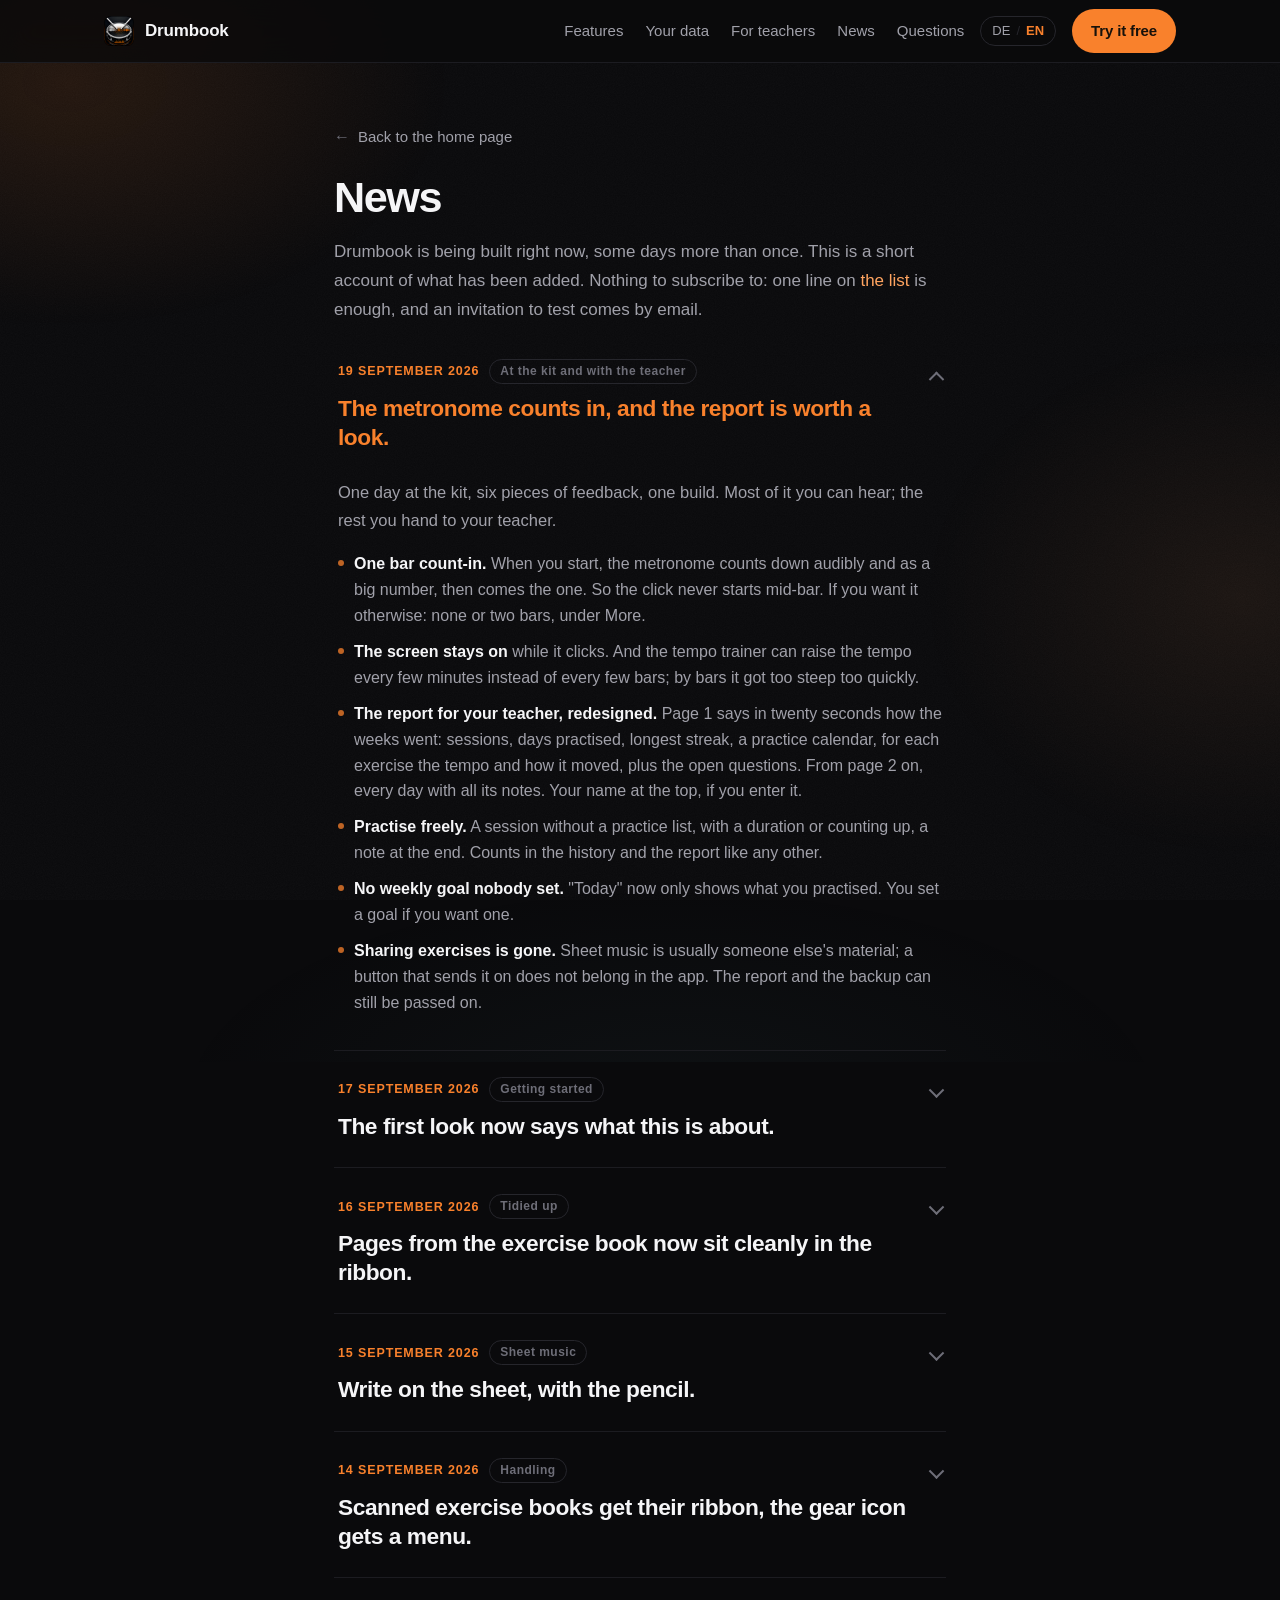
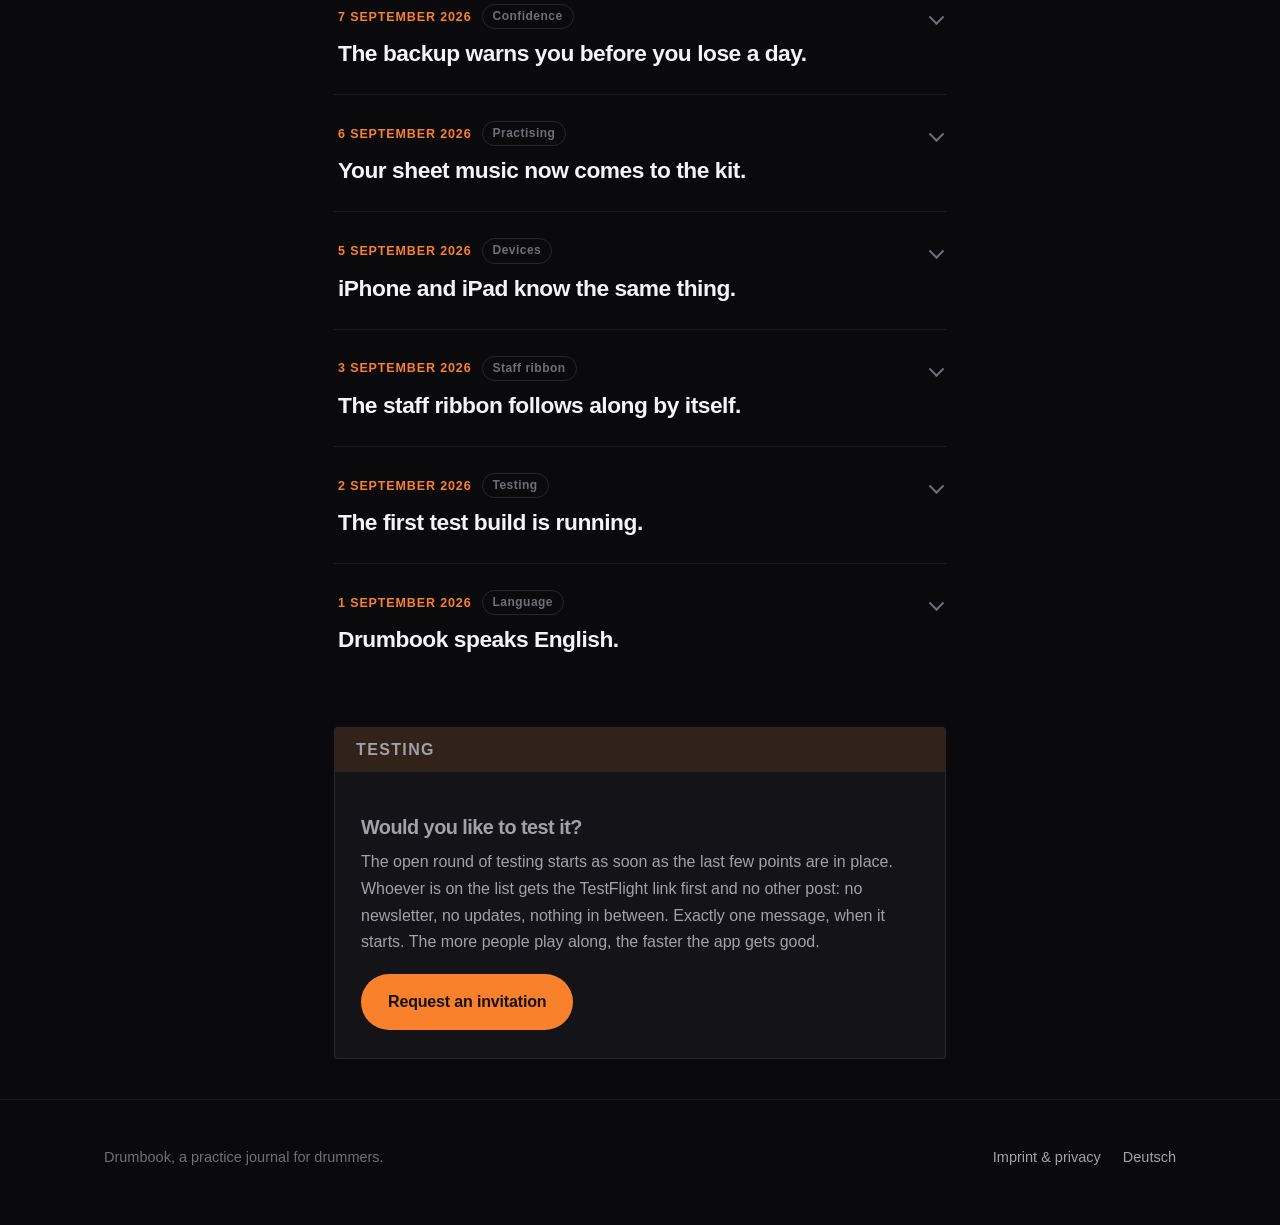
<file: en/news.html>
<!DOCTYPE html>
<html lang="en-GB">
<head>
<meta charset="utf-8">
<meta name="viewport" content="width=device-width, initial-scale=1">
<title>Drumbook news</title>
<meta name="description" content="What has changed in Drumbook lately: sheet music while you practise, syncing between devices over iCloud, the staff ribbon, TestFlight. Short notes, with dates.">
<meta name="theme-color" content="#0a0a0c">
<link rel="canonical" href="https://drumbook.de/en/news.html">
<link rel="alternate" hreflang="de" href="https://drumbook.de/neuigkeiten.html">
<link rel="alternate" hreflang="en" href="https://drumbook.de/en/news.html">
<link rel="icon" href="../assets/favicon.png" type="image/png">
<link rel="apple-touch-icon" href="../assets/icon-180.png">
<meta property="og:type" content="website">
<meta property="og:title" content="Drumbook news">
<meta property="og:description" content="What has changed in Drumbook lately. Short notes, with dates.">
<meta property="og:image" content="https://drumbook.de/assets/og-card-en.jpg">
<meta property="og:image:width" content="1200">
<meta property="og:image:height" content="630">
<meta property="og:url" content="https://drumbook.de/en/news.html">
<meta property="og:site_name" content="Drumbook">
<meta property="og:locale" content="en_GB">
<meta name="twitter:card" content="summary_large_image">
<meta name="twitter:image" content="https://drumbook.de/assets/og-card-en.jpg">
<link rel="stylesheet" href="../assets/style.css">
</head>
<body>

<a class="skip" href="#main">Skip to content</a>

<header class="nav">
  <div class="wrap nav__in">
    <a class="brand" href="./">
      <img src="../assets/icon-180.png" alt="" width="30" height="30">
      Drumbook
    </a>
    <nav class="nav__links" aria-label="Sections">
      <a href="./#features">Features</a>
      <a href="how-it-works/#data">Your data</a>
      <a href="teacher/">For teachers</a>
      <a href="news.html" aria-current="page">News</a>
      <a href="./#faq">Questions</a>
    </nav>
    <p class="lang">
      <a href="../neuigkeiten.html" hreflang="de">DE</a>
      <span aria-hidden="true">/</span>
      <a href="news.html" aria-current="page" hreflang="en">EN</a>
    </p>
    <a class="btn btn--primary btn--sm" href="./#notify">Try it free</a>
  </div>
</header>

<main class="news" id="main">

  <a class="back" href="./">Back to the home page</a>

  <h1 style="font-size:clamp(2rem,4vw,2.7rem);margin-bottom:18px">News</h1>
  <p class="news__intro">
    Drumbook is being built right now, some days more than once. This is a
    short account of what has been added. Nothing to subscribe to: one line on
    <a href="./#notify">the list</a> is enough, and an invitation to test comes
    by email.
  </p>

  <!-- ============ 19 September ============ -->
  <details class="news__entry" open>
    <summary>
      <span class="news__kopf">
        <span class="news__meta">
          <span class="news__date">19 September 2026</span>
          <span class="news__tag">At the kit and with the teacher</span>
        </span>
        <h2>The metronome counts in, and the report is worth a look.</h2>
      </span>
    </summary>
    <div class="news__text">
      <p>
        One day at the kit, six pieces of feedback, one build. Most of it you
        can hear; the rest you hand to your teacher.
      </p>
      <ul>
        <li>
          <b>One bar count-in.</b> When you start, the metronome counts down
          audibly and as a big number, then comes the one. So the click never
          starts mid-bar. If you want it otherwise: none or two bars, under
          More.
        </li>
        <li>
          <b>The screen stays on</b> while it clicks. And the tempo trainer can
          raise the tempo every few minutes instead of every few bars; by bars
          it got too steep too quickly.
        </li>
        <li>
          <b>The report for your teacher, redesigned.</b> Page 1 says in twenty
          seconds how the weeks went: sessions, days practised, longest streak,
          a practice calendar, for each exercise the tempo and how it moved,
          plus the open questions. From page 2 on, every day with all its
          notes. Your name at the top, if you enter it.
        </li>
        <li>
          <b>Practise freely.</b> A session without a practice list, with a
          duration or counting up, a note at the end. Counts in the history and
          the report like any other.
        </li>
        <li>
          <b>No weekly goal nobody set.</b> "Today" now only shows what you
          practised. You set a goal if you want one.
        </li>
        <li>
          <b>Sharing exercises is gone.</b> Sheet music is usually someone
          else's material; a button that sends it on does not belong in the
          app. The report and the backup can still be passed on.
        </li>
      </ul>
    </div>
  </details>

  <!-- ============ 17 September ============ -->
  <details class="news__entry">
    <summary>
      <span class="news__kopf">
        <span class="news__meta">
          <span class="news__date">17 September 2026</span>
          <span class="news__tag">Getting started</span>
        </span>
        <h2>The first look now says what this is about.</h2>
      </span>
    </summary>
    <div class="news__text">
  <p>
        Opening Drumbook for the first time gave you a greeting, a thought about
        grooves, and then an empty form with eight fields. If you don't yet know
        what a paradiddle is, there is nothing to put in it. The app asked first
        for exactly the knowledge it is meant to build.
      </p>
      <ul>
        <li>
          <b>One sentence and one question.</b> The first screen says what
          Drumbook is and asks a single thing: do you take lessons? Your answer
          sets the right things up; you can also tap past it.
        </li>
        <li>
          <b>Six exercises to get going.</b> Single and double stroke roll,
          paradiddle, eighth-note groove, switching hi-hat to ride, a fill over
          one bar. Each says what to do, not what it is. Ordinary exercises:
          change or delete them like anything else.
        </li>
        <li>
          <b>Empty screens offer the next step</b> instead of just naming it. And
          the lessons part explains what it is for, rather than showing a heading
          over an empty box.
        </li>
      </ul>
    </div>
  </details>

  <!-- ============ 16 September ============ -->
  <details class="news__entry">
    <summary>
      <span class="news__kopf">
        <span class="news__meta">
          <span class="news__date">16 September 2026</span>
          <span class="news__tag">Tidied up</span>
        </span>
        <h2>Pages from the exercise book now sit cleanly in the ribbon.</h2>
      </span>
    </summary>
    <div class="news__text">
  <p>
        Anyone practising from a textbook had it hardest so far: the repeat sign
        was missing at the right edge, a hi-hat circle slipped into the line next
        door, and two columns on one page got mixed up. Every sheet is worked out
        once more for this; what you taught the app stays.
      </p>
      <ul>
        <li>
          <b>The book's page number no longer sits in the music.</b> Footers and
          instruction lines stay out; bar numbers, counting hints and hi-hat
          circles stay in.
        </li>
        <li>
          <b>The tempo above the sheet is remembered.</b> What you set there now
          sticks to the exercise; until now it only stayed in the practice bar.
        </li>
        <li>
          <b>Nothing runs off the screen at large text sizes.</b> The menu,
          teaching the app, long exercise titles, the tempo slider and the beat
          lights stay readable even at the largest setting.
        </li>
        <li>
          <b>The app now says so when syncing is stuck.</b> "Today" then tells you
          how much is sitting on this device alone, and the sentence that
          matters: don't delete the app right now.
        </li>
      </ul>
    </div>
  </details>

  <!-- ============ 15 September ============ -->
  <details class="news__entry">
    <summary>
      <span class="news__kopf">
        <span class="news__meta">
          <span class="news__date">15 September 2026</span>
          <span class="news__tag">Sheet music</span>
        </span>
        <h2>Write on the sheet, with the pencil.</h2>
      </span>
    </summary>
    <div class="news__text">
  <p>
        Your teacher says "ghost notes here, and that bar slower", and by the
        next lesson you no longer know where "here" was. Now you can write on the
        sheet: with the Apple Pencil, with a finger in writing mode, or as a
        marker with text.
      </p>
      <ul>
        <li>
          <b>What sits on the page sits in the ribbon at the same spot</b>
          and the other way round. Even on a textbook page that was scanned askew.
        </li>
        <li>
          <b>A layer you can switch on and off.</b> While playing through a
          setlist the notes stay visible but locked: nobody draws by accident on
          stage.
        </li>
      </ul>
    </div>
  </details>

  <!-- ============ 14 September ============ -->
  <details class="news__entry">
    <summary>
      <span class="news__kopf">
        <span class="news__meta">
          <span class="news__date">14 September 2026</span>
          <span class="news__tag">Handling</span>
        </span>
        <h2>Scanned exercise books get their ribbon, the gear icon gets a menu.</h2>
      </span>
    </summary>
    <div class="news__text">
  <p>
        A textbook page captured with "Scan sheet music" was barely read at all:
        given nine exercises it found eighty-one "lines" and preferred to show the
        printed page. A photo of the same page worked. Now both do.
      </p>
      <ul>
        <li>
          <b>Column one, then column two:</b> textbook pages run through in the
          order you play them. Curved pages are no longer cut into columns, and
          lines under dense sixteenths stay one line.
        </li>
        <li>
          <b>Behind the gear icon there is now a menu</b> instead of one very long
          settings page: practice, reminders, lessons, device sync, export and
          backup, help. Nothing has gone missing.
        </li>
        <li>
          <b>Seven buttons got bigger,</b> exactly the ones you hit with a stick
          in your hand: ribbon and page in the setlist player, tempo and back
          while teaching the app, stop in the metronome bar.
        </li>
        <li>
          <b>Sheets and music right when you create something.</b> A new exercise
          had to be saved and reopened before you could attach a sheet. Now both
          sit in the form.
        </li>
      </ul>
    </div>
  </details>

  <!-- ============ 7 September ============ -->
  <details class="news__entry">
    <summary>
      <span class="news__kopf">
        <span class="news__meta">
          <span class="news__date">7 September 2026</span>
          <span class="news__tag">Confidence</span>
        </span>
        <h2>The backup warns you before you lose a day.</h2>
      </span>
    </summary>
    <div class="news__text">
  <p>
        If you made a backup in the morning, practised all day and read that
        morning's backup back in the evening, you lost the whole day, silently and
        without a word. Now the app counts first and tells you: "Your app is newer
        than this backup. 17 entries will fall back to the older state." Going
        back on purpose is still possible; going back by accident is not.
      </p>
      <ul>
        <li>
          <b>Everything stays readable at the largest text size.</b> The badge in
          the library used to fall apart into a vertical chain of letters: "Warm
          up" became W/ar/m/u/p.
        </li>
        <li>
          <b>With VoiceOver the library is seven times faster.</b> An exercise row
          is one element now instead of up to seven, and the metronome bar's
          buttons finally say what they do.
        </li>
        <li>
          <b>The metronome says so when it can't play,</b> during a phone call,
          for instance. Until now the start button simply did nothing.
        </li>
      </ul>
    </div>
  </details>

  <!-- ============ 6 September ============ -->
  <details class="news__entry">
    <summary>
      <span class="news__kopf">
        <span class="news__meta">
          <span class="news__date">6 September 2026</span>
          <span class="news__tag">Practising</span>
        </span>
        <h2>Your sheet music now comes to the kit.</h2>
      </span>
    </summary>
    <div class="news__text">
  <p>
        Until now sheet music lived in the library, and there was no way to reach it
        from a running session, you would have had to leave the exercise. Nobody
        does that with sticks in their hands. Now a note symbol sits in the
        metronome bar: tap it once and the sheet fills the screen, with clock,
        pause, next and the metronome as a slim bar below.
      </p>
      <ul>
        <li>
          <span><b>Photographed book pages are recognised.</b> Attach a photo of
          a page from your practice book to an exercise and Drumbook finds the
          staves in it, even in two or three columns, even when the page lies
          curved in the open book. Tested on two real pages: nineteen exercises
          out of nineteen. Before that: not a single one.</span>
        </li>
        <li>
          <span><b>Landscape while you practise.</b> Sideways, everything now
          sits side by side: clock and controls on the left, metronome and
          running order on the right.</span>
        </li>
        <li>
          <span><b>Songs straight into a session.</b> When you put a session
          together and in the middle of one there is now an “Exercises | Songs”
          tab; until now songs could only come in through a setlist.</span>
        </li>
        <li>
          <span><b>Bigger buttons on the metronome.</b> With sticks in your
          hands you hit things with a thumb, not a fingertip.</span>
        </li>
        <li>
          <span><b>Your settings travel between devices too.</b> Weekly target,
          break length, your teacher's name; until now those were two separate
          worlds.</span>
        </li>
      </ul>
    </div>
  </details>

  <!-- ============ 5 September ============ -->
  <details class="news__entry">
    <summary>
      <span class="news__kopf">
        <span class="news__meta">
          <span class="news__date">5 September 2026</span>
          <span class="news__tag">Devices</span>
        </span>
        <h2>iPhone and iPad know the same thing.</h2>
      </span>
    </summary>
    <div class="news__text">
  <p>
        Syncing between devices works. What you plan on the iPad in the evening
        is on the iPhone at the kit the next day, with no account, no sign-in, no
        password. It runs through your own iCloud. And if you delete the app and
        install it again, everything is back within seconds.
      </p>
      <p>
        One thing matters here, and it is the reason this route was chosen: your
        exercises live in <b>your</b> private iCloud database, not on a server of
        mine. I cannot reach them, and that is not a promise, it simply isn't
        possible.
      </p>
      <p>
        Alongside that: an evening at the kit and eleven pieces of feedback, all
        of them built in. The click now stops on its own during a break. The
        running order can be dragged into shape. An exercise can be deleted, not
        just archived. And the report for your teacher now includes what struck
        you about each individual exercise.
      </p>
    </div>
  </details>

  <!-- ============ 3 September ============ -->
  <details class="news__entry">
    <summary>
      <span class="news__kopf">
        <span class="news__meta">
          <span class="news__date">3 September 2026</span>
          <span class="news__tag">Staff ribbon</span>
        </span>
        <h2>The staff ribbon follows along by itself.</h2>
      </span>
    </summary>
    <div class="news__text">
  <p>
        Open a piece of sheet music and the staves are stacked across the full
        width of the screen: no zooming, no dragging with damp hands. What's new
        is the following: tap through it once at the table, and after that the
        ribbon rolls on by itself with the click. Repeats and jumps can be taught
        in as you go, D. S. al Coda included.
      </p>
      <p>
        The part that makes it usable: the sheet counts in beats, not in seconds.
        Taught at 90, it still fits at 130 without touching anything.
      </p>
      <p>
        And from this day on, this site has been reachable at <b>drumbook.de</b>.
      </p>
    </div>
  </details>

  <!-- ============ 2 September ============ -->
  <details class="news__entry">
    <summary>
      <span class="news__kopf">
        <span class="news__meta">
          <span class="news__date">2 September 2026</span>
          <span class="news__tag">Testing</span>
        </span>
        <h2>The first test build is running.</h2>
      </span>
    </summary>
    <div class="news__text">
  <p>
        As of today Drumbook runs on TestFlight. That is Apple's way of letting people
        try an app before it goes on sale. With a small circle for now, so the
        first bugs don't land on the people who put their name on the list. The
        open round follows once the points the practice test turned up have been
        worked through, and <a href="./#notify">whoever is on the list</a> gets
        the link first.
      </p>
    </div>
  </details>

  <!-- ============ 1 September ============ -->
  <details class="news__entry">
    <summary>
      <span class="news__kopf">
        <span class="news__meta">
          <span class="news__date">1 September 2026</span>
          <span class="news__tag">Language</span>
        </span>
        <h2>Drumbook speaks English.</h2>
      </span>
    </summary>
    <div class="news__text">
  <p>
        The app exists in full in both German and English: every line, right
        into the report for your teacher. The reason was my own lessons: my
        teacher works at a bilingual school.
      </p>
    </div>
  </details>

  <!-- ============ Call to action ============ -->
  <section class="notice news__cta">
    <p class="notice__label">Testing</p>
    <div class="notice__body">
      <h2>Would you like to test it?</h2>
      <p>
        The open round of testing starts as soon as the last few points are in
        place. Whoever is on the list gets the TestFlight link first and no
        other post: no newsletter, no updates, nothing in between. Exactly one
        message, when it starts. The more people play along, the faster the app
        gets good.
      </p>
      <a class="btn btn--primary" href="./#notify">Request an invitation</a>
    </div>
  </section>

</main>

<footer class="foot">
  <div class="wrap foot__in">
    <p style="margin:0">Drumbook, a practice journal for drummers.</p>
    <nav class="foot__links" aria-label="Legal">
      <a href="legal.html">Imprint &amp; privacy</a>
      <a href="../neuigkeiten.html" hreflang="de">Deutsch</a>
    </nav>
  </div>
</footer>

<script src="../assets/zurueck.js" defer></script>
</body>
</html>
</file>
<file: assets/style.css>
/* Drumbook — Website
   Bewusst dunkel gehalten: die App-Screenshots sind hell und sollen
   herausleuchten, und das App-Icon ist schwarz-orange. Kein Framework,
   keine externen Schriften, kein Tracking — die Seite lädt genau das,
   was man sieht. */

:root {
    --bg:          #0a0a0c;
    --bg-raised:   #141418;
    --bg-sunken:   #070708;
    --line:        #26262c;
    --line-soft:   #1c1c21;

    --ink:         #f5f5f7;
    --ink-muted:   #a1a1aa;
    --ink-faint:   #6e6e78;

    --accent:      #f9812c;
    --accent-soft: #ffa460;
    --accent-dim:  rgba(249, 129, 44, 0.12);

    --font: -apple-system, BlinkMacSystemFont, "SF Pro Display", "SF Pro Text",
            "Segoe UI", Roboto, "Helvetica Neue", Arial, sans-serif;

    --wide: 1120px;
    --text: 660px;

    --r-sm: 10px;
    --r-md: 16px;
    --r-lg: 24px;
}

*, *::before, *::after { box-sizing: border-box; }

html {
    scroll-behavior: smooth;
    -webkit-text-size-adjust: 100%;
}

@media (prefers-reduced-motion: reduce) {
    html { scroll-behavior: auto; }
    *, *::before, *::after {
        animation-duration: 0.01ms !important;
        transition-duration: 0.01ms !important;
    }
}

body {
    margin: 0;
    background: var(--bg);
    color: var(--ink);
    font-family: var(--font);
    font-size: 17px;
    line-height: 1.6;
    -webkit-font-smoothing: antialiased;
    overflow-x: hidden;
}

img { max-width: 100%; height: auto; display: block; }

a { color: var(--accent-soft); text-decoration: none; }
a:hover { text-decoration: underline; }

:focus-visible {
    outline: 2px solid var(--accent);
    outline-offset: 3px;
    border-radius: 4px;
}

.wrap {
    width: 100%;
    max-width: var(--wide);
    margin: 0 auto;
    padding: 0 24px;
}

.skip {
    position: absolute;
    width: 1px; height: 1px;
    overflow: hidden;
    clip-path: inset(50%);
    white-space: nowrap;
}
.skip:focus {
    width: auto; height: auto;
    clip-path: none;
    left: 12px; top: 12px;
    z-index: 100;
    background: var(--accent);
    color: #17110a;
    padding: 10px 16px;
    border-radius: var(--r-sm);
    font-weight: 600;
}

/* ---------- Kopfleiste ---------- */

.nav {
    position: sticky;
    top: 0;
    z-index: 50;
    background: rgba(10, 10, 12, 0.82);
    backdrop-filter: saturate(180%) blur(16px);
    -webkit-backdrop-filter: saturate(180%) blur(16px);
    border-bottom: 1px solid var(--line-soft);
}

.nav__in {
    display: flex;
    align-items: center;
    gap: 16px;
    height: 62px;
}

.brand {
    display: flex;
    align-items: center;
    gap: 11px;
    color: var(--ink);
    font-weight: 650;
    font-size: 17px;
    letter-spacing: -0.01em;
    margin-right: auto;
}
.brand:hover { text-decoration: none; }
.brand img {
    width: 30px; height: 30px;
    border-radius: 7px;
}

.nav__links {
    display: flex;
    gap: 22px;
    font-size: 15px;
}
.nav__links a { color: var(--ink-muted); white-space: nowrap; }
.nav__links a:hover { color: var(--ink); text-decoration: none; }

.lang {
    display: flex;
    align-items: center;
    gap: 6px;
    font-size: 13px;
    color: var(--ink-faint);
    border: 1px solid var(--line);
    border-radius: 999px;
    padding: 4px 11px;
}
.lang a { color: var(--ink-muted); font-weight: 500; }
.lang a:hover { color: var(--ink); text-decoration: none; }
.lang [aria-current] { color: var(--accent); font-weight: 650; }
.lang span { color: var(--line); }

@media (max-width: 940px) {
    .nav__links { display: none; }
}

@media (max-width: 560px) {
    .nav__in > .btn { display: none; }
    .brand { font-size: 16px; }
}

/* ---------- Knöpfe ---------- */

.btn {
    display: inline-flex;
    align-items: center;
    justify-content: center;
    gap: 9px;
    padding: 14px 26px;
    border-radius: 999px;
    font-size: 16px;
    font-weight: 600;
    letter-spacing: -0.01em;
    border: 1px solid transparent;
    cursor: pointer;
    transition: transform 0.15s ease, background 0.15s ease, border-color 0.15s ease;
    white-space: nowrap;
}
.btn:hover { text-decoration: none; transform: translateY(-1px); }
.btn:active { transform: translateY(0); }

.btn--primary {
    background: var(--accent);
    color: #17110a;
}
.btn--primary:hover { background: var(--accent-soft); }

.btn--ghost {
    background: transparent;
    color: var(--ink);
    border-color: var(--line);
}
.btn--ghost:hover { border-color: var(--ink-faint); background: var(--bg-raised); }

.btn--sm { padding: 9px 18px; font-size: 15px; }

/* ---------- Hero ---------- */

.hero {
    position: relative;
    padding: 132px 0 56px;
    min-height: clamp(560px, 64vh, 780px);
    display: flex;
    align-items: center;
    /* clip, nicht hidden - aus demselben Grund wie bei den Bühnen: hidden
       macht den Hero zu einem Scroll-Container, und die Scroll-Zeitachse
       misst dann gegen einen Kasten, in dem sich nichts bewegt. */
    overflow: clip;
}

.hero::before {
    content: "";
    position: absolute;
    top: -340px;
    left: 50%;
    transform: translateX(-50%);
    width: 1100px;
    height: 780px;
    background: radial-gradient(ellipse at center,
                rgba(249, 129, 44, 0.16) 0%,
                rgba(249, 129, 44, 0.05) 42%,
                transparent 70%);
    pointer-events: none;
    z-index: 0;
}

.hero__in { position: relative; z-index: 1; }

/* Eine Spalte statt zwei. Das Telefon stand vorher rechts und hat sich mit
   dem Motiv um dieselbe Fläche gestritten - und weil die Grenze zwischen den
   Spalten am Fenster hängt, stand das Gesicht mal daneben und mal mitten
   darin. Die Aufnahme läuft jetzt weiter unten, im Abschnitt über die
   Session, wo sie ohnehin hingehört. Hier hat das Foto die rechte Hälfte
   für sich. */
.hero__grid { max-width: 620px; }

.eyebrow {
    display: inline-flex;
    align-items: center;
    gap: 8px;
    font-size: 13px;
    font-weight: 600;
    letter-spacing: 0.04em;
    text-transform: uppercase;
    color: var(--accent);
    background: var(--accent-dim);
    border: 1px solid rgba(249, 129, 44, 0.28);
    padding: 6px 14px;
    border-radius: 999px;
    margin-bottom: 26px;
}

h1 {
    font-size: clamp(2.5rem, 5.4vw, 4rem);
    line-height: 1.04;
    letter-spacing: -0.033em;
    font-weight: 700;
    margin: 0 0 22px;
}

.hero__sub { text-shadow: 0 1px 20px rgba(10, 10, 12, 0.92); }
.trust li { text-shadow: 0 1px 16px rgba(10, 10, 12, 0.9); }
.hero__sub {
    font-size: clamp(1.09rem, 1.7vw, 1.27rem);
    line-height: 1.55;
    color: var(--ink-muted);
    margin: 0 0 34px;
    max-width: 33em;
}

.hero__cta {
    display: flex;
    flex-wrap: wrap;
    gap: 13px;
    margin-bottom: 26px;
}

.trust {
    list-style: none;
    padding: 0;
    margin: 0;
    display: flex;
    flex-wrap: wrap;
    gap: 8px 20px;
    font-size: 14.5px;
    color: var(--ink-faint);
}
.trust li {
    display: flex;
    align-items: center;
    gap: 7px;
}
.trust svg { flex: none; color: var(--accent); }

/* Telefon-Rahmen */

.phone {
    position: relative;
    margin: 0 auto;
    width: 100%;
    max-width: 310px;
    border-radius: 44px;
    padding: 9px;
    background: linear-gradient(155deg, #3a3a42 0%, #1a1a1f 32%, #101013 70%, #2b2b32 100%);
    box-shadow:
        0 2px 3px rgba(0, 0, 0, 0.6),
        0 26px 60px rgba(0, 0, 0, 0.62),
        0 0 0 1px rgba(255, 255, 255, 0.045) inset;
}
.phone img,
.phone video {
    border-radius: 36px;
    width: 100%;
    height: auto;
    display: block;
}

.phone--hero {
    /* Klein wie auf dem Zettel: Das Gerät liegt IM Foto, statt es zu
       erschlagen. Der kräftigere Schatten hebt es vom Bild dahinter ab. */
    max-width: 224px;
    transform: rotate(1.1deg);
    box-shadow:
        0 2px 3px rgba(0, 0, 0, 0.6),
        0 22px 52px rgba(0, 0, 0, 0.78),
        0 0 0 1px rgba(255, 255, 255, 0.05) inset;
}

@media (max-width: 900px) {
    .hero { padding-top: 60px; }
    .hero__grid {
        grid-template-columns: 1fr;
        gap: 44px;
    }
    .hero__media { order: 2; }
    .phone--hero { transform: none; max-width: 236px; }

    /* Schmaler Schirm: Der Text steht über der vollen Breite, es gibt also
       kein Nebeneinander mehr. Der Hero wird hier über 1200 px hoch, und
       ein Querformat darin hat keinen senkrechten Überstand - das Gesicht
       säße damit fest auf 22 Prozent der Höhe, also genau hinter der
       Überschrift. Deshalb auch hier das Kopfraum-Prinzip: Das Bild hört
       nach 470 px auf, der Text beginnt darunter. */
    .hero { padding: 250px 0 44px; min-height: 0; display: block; }
    .hero__grid { max-width: none; }
    .hero__foto { inset: 0 0 auto 0; height: 470px; }
    .hero__foto img { width: 100%; object-position: 54% 50%; }
    .hero__foto::after {
        background: linear-gradient(to bottom,
            rgba(10, 10, 12, 0.30) 0,
            rgba(10, 10, 12, 0.24) 150px,
            rgba(10, 10, 12, 0.76) 300px,
            rgba(10, 10, 12, 0.94) 400px, var(--bg) 470px);
    }
    .hero__foto::after {
        background:
            linear-gradient(to bottom, rgba(10, 10, 12, 0.30) 0%,
                            rgba(10, 10, 12, 0.34) 16%,
                            rgba(10, 10, 12, 0.74) 32%,
                            rgba(10, 10, 12, 0.90) 50%, var(--bg) 88%);
    }
}

/* Tablet-Rahmen — dieselbe Machart wie das Telefon, nur flacher gerundet und
   quer. Ein iPad im Querformat ist die Lage, in der man am Set liest; das
   Telefonbild allein zeigt das nicht. */

.tablet {
    position: relative;
    margin: 0 auto;
    width: 100%;
    max-width: 860px;
    border-radius: 26px;
    padding: 12px;
    background: linear-gradient(155deg, #3a3a42 0%, #1a1a1f 32%, #101013 70%, #2b2b32 100%);
    box-shadow:
        0 2px 3px rgba(0, 0, 0, 0.6),
        0 26px 60px rgba(0, 0, 0, 0.62),
        0 0 0 1px rgba(255, 255, 255, 0.045) inset;
}
.tablet img {
    border-radius: 16px;
    width: 100%;
    height: auto;
    display: block;
}

/* Das iPad-Bild steht quer ueber die volle Spalte, nicht neben dem Text: Bei
   halber Breite waeren die Notenzeilen kleiner als auf dem Telefonbild
   darueber — und dann zeigte es das Gegenteil dessen, was es zeigen soll. */
.wide-shot {
    margin: 0 0 68px;
    padding-top: 8px;
}
.wide-shot figcaption {
    margin: 18px auto 0;
    max-width: 46em;
    text-align: center;
    font-size: 15px;
    line-height: 1.6;
    color: var(--ink-muted);
}

@media (max-width: 900px) {
    .wide-shot { margin-bottom: 52px; }
    .tablet {
        border-radius: 20px;
        padding: 9px;
    }
    .tablet img { border-radius: 12px; }
}

/* ---------- Ehrlicher Hinweis zum Stand ----------
   Ein Formblatt, kein Callout: fast scharfe Ecken, ein getonter Kopf mit
   Etikett darin, und der Rest nuechtern. Bewusst kein farbiger Balken an der
   linken Kante - den setzt inzwischen jeder Baukasten an jeden zweiten
   Absatz. Die Farbe steckt stattdessen im Kopf, wo sie etwas benennt. */

.notice {
    margin: 46px auto 0;
    max-width: 780px;
    background: var(--bg-raised);
    border: 1px solid var(--line);
    border-radius: 3px;
    overflow: hidden;
    font-size: 15.5px;
    line-height: 1.62;
    color: var(--ink-muted);
}
.notice__label {
    margin: 0;
    padding: 9px 21px 8px;
    background: var(--accent-dim);
    border-bottom: 1px solid var(--line);
    color: var(--accent);
    font-size: 12px;
    font-weight: 700;
    letter-spacing: 0.085em;
    text-transform: uppercase;
}
.notice__body { padding: 18px 21px 19px; }
.notice__body > :first-child { margin-top: 0; }
.notice__body > :last-child  { margin-bottom: 0; }
.notice strong { color: var(--ink); font-weight: 650; }

/* Die leisere Schwester: kein Kasten, nur eine Linie darueber und ein
   Etikett in Grau. Fuer Anmerkungen, die niemanden anhalten sollen. */

.anmerkung {
    max-width: 760px;
    margin: 42px auto 0;
    border-top: 1px solid var(--line);
    padding-top: 15px;
    font-size: 15.5px;
    line-height: 1.63;
    color: var(--ink-muted);
}
.anmerkung__label {
    margin: 0 0 9px;
    color: var(--ink-faint);
    font-size: 12px;
    font-weight: 700;
    letter-spacing: 0.085em;
    text-transform: uppercase;
}
.anmerkung p { margin: 0; }
.anmerkung strong { color: var(--ink); font-weight: 650; }

/* ---------- Abschnitte ---------- */

section { position: relative; }

.band { padding: 96px 0; }
.band--sunken {
    background: var(--bg-sunken);
    border-top: 1px solid var(--line-soft);
    border-bottom: 1px solid var(--line-soft);
}

.head {
    max-width: var(--text);
    margin: 0 auto 60px;
    text-align: center;
}
.head--left { margin-left: 0; text-align: left; }

.kicker {
    font-size: 13px;
    font-weight: 650;
    letter-spacing: 0.09em;
    text-transform: uppercase;
    color: var(--accent);
    margin: 0 0 14px;
}

h2 {
    font-size: clamp(1.85rem, 3.3vw, 2.6rem);
    line-height: 1.13;
    letter-spacing: -0.026em;
    font-weight: 700;
    margin: 0 0 18px;
}

h3 {
    font-size: 1.32rem;
    line-height: 1.28;
    letter-spacing: -0.017em;
    font-weight: 650;
    margin: 0 0 11px;
}

.lede {
    font-size: 1.11rem;
    line-height: 1.62;
    color: var(--ink-muted);
    margin: 0;
}

/* ---------- Problem: drei Sätze ---------- */

.problems {
    display: grid;
    grid-template-columns: repeat(3, 1fr);
    gap: 24px;
}
.problem {
    background: var(--bg-raised);
    border: 1px solid var(--line-soft);
    border-radius: var(--r-md);
    padding: 30px 26px;
}
.problem__q {
    font-size: 1.14rem;
    font-weight: 650;
    letter-spacing: -0.015em;
    margin: 0 0 12px;
    color: var(--ink);
}
.problem p {
    margin: 0;
    font-size: 15.5px;
    line-height: 1.62;
    color: var(--ink-muted);
}

@media (max-width: 860px) {
    .problems { grid-template-columns: 1fr; gap: 16px; }
}

/* ---------- Große Funktionsblöcke ---------- */

.feature {
    display: grid;
    grid-template-columns: 1fr 1fr;
    gap: 68px;
    align-items: center;
    padding: 68px 0;
}
.feature + .feature { border-top: 1px solid var(--line-soft); }
.feature:nth-child(even) .feature__media { order: -1; }

.feature__text { max-width: 30em; }

.feature h3 {
    font-size: clamp(1.5rem, 2.4vw, 1.95rem);
    letter-spacing: -0.024em;
    margin-bottom: 15px;
}
.feature p {
    color: var(--ink-muted);
    font-size: 1.045rem;
    line-height: 1.66;
    margin: 0 0 18px;
}

.points {
    list-style: none;
    padding: 0;
    margin: 0;
    display: grid;
    gap: 11px;
}
.points li {
    display: flex;
    gap: 11px;
    font-size: 15.5px;
    line-height: 1.55;
    color: var(--ink-muted);
}
.points svg { flex: none; margin-top: 4px; color: var(--accent); }
.points b { color: var(--ink); font-weight: 600; }

@media (max-width: 900px) {
    .feature {
        grid-template-columns: 1fr;
        gap: 38px;
        padding: 52px 0;
    }
    .feature:nth-child(even) .feature__media { order: 0; }
    .feature__text { max-width: none; }
}

/* Nur noch drei grosse Bloecke — also duerfen die Geraete groesser werden. */
.feature .phone { max-width: 380px; }

/* ---------- Die vier kompakten Funktionen ---------- */

.more__head {
    margin: 78px 0 24px;
    font-size: 1.12rem;
    font-weight: 600;
    color: var(--ink-muted);
    letter-spacing: -0.01em;
}
.more {
    display: grid;
    grid-template-columns: repeat(2, 1fr);
    gap: 20px;
}
.more__card {
    display: grid;
    grid-template-columns: 132px 1fr;
    gap: 24px;
    align-items: center;
    background: var(--bg-raised);
    border: 1px solid var(--line-soft);
    border-radius: var(--r-md);
    padding: 24px 26px;
}
.more__card h3 { font-size: 1.09rem; margin-bottom: 9px; }
.more__card p {
    margin: 0;
    font-size: 15px;
    line-height: 1.6;
    color: var(--ink-muted);
}

/* Rahmen und Ecken schrumpfen mit, sonst wirkt das Telefon wie ein Spielzeug. */
.phone--mini {
    max-width: 132px;
    border-radius: 20px;
    padding: 4px;
    box-shadow:
        0 1px 2px rgba(0, 0, 0, 0.5),
        0 10px 24px rgba(0, 0, 0, 0.5),
        0 0 0 1px rgba(255, 255, 255, 0.045) inset;
}
.phone--mini img { border-radius: 17px; }

@media (max-width: 900px) { .more { grid-template-columns: 1fr; } }

/* Auf schmalen Bildschirmen bleibt neben dem Telefon zu wenig fuer den Text
   uebrig — rund 25 Zeichen je Zeile. Dann lieber untereinander. */
@media (max-width: 560px) {
    .more__card {
        grid-template-columns: 1fr;
        gap: 16px;
        padding: 22px 24px;
    }
    .phone--mini { max-width: 118px; margin: 0; }
}

/* ---------- Raster kleinerer Funktionen ---------- */

.grid {
    display: grid;
    grid-template-columns: repeat(3, 1fr);
    gap: 20px;
}
.card {
    background: var(--bg-raised);
    border: 1px solid var(--line-soft);
    border-radius: var(--r-md);
    padding: 28px 26px;
}
.card__icon {
    width: 40px; height: 40px;
    display: grid;
    place-items: center;
    border-radius: 11px;
    background: var(--accent-dim);
    color: var(--accent);
    margin-bottom: 17px;
}
.card h3 { font-size: 1.09rem; margin-bottom: 9px; }
.card p {
    margin: 0;
    font-size: 15px;
    line-height: 1.6;
    color: var(--ink-muted);
}

@media (max-width: 900px) { .grid { grid-template-columns: repeat(2, 1fr); } }
@media (max-width: 620px)  { .grid { grid-template-columns: 1fr; } }
/* Drei Karten nebeneinander oder untereinander, nie zwei plus eine allein. */
@media (max-width: 900px) { .grid--drei { grid-template-columns: 1fr; } }

/* ---------- Datenschutz-Abschnitt ---------- */

.privacy {
    display: grid;
    grid-template-columns: 1fr 1fr;
    gap: 60px;
    align-items: center;
}
.privacy__list {
    list-style: none;
    padding: 0;
    margin: 0;
    display: grid;
    gap: 18px;
}
.privacy__list li {
    display: flex;
    gap: 14px;
    align-items: flex-start;
}
.privacy__list svg { flex: none; margin-top: 3px; color: var(--accent); }
.privacy__list b { display: block; color: var(--ink); font-weight: 650; margin-bottom: 3px; }
.privacy__list span { color: var(--ink-muted); font-size: 15.5px; line-height: 1.58; }

@media (max-width: 900px) {
    .privacy { grid-template-columns: 1fr; gap: 36px; }
}

/* ---------- Stand der Entwicklung ---------- */

.status {
    display: grid;
    grid-template-columns: repeat(2, 1fr);
    gap: 22px;
    max-width: 900px;
    margin: 0 auto;
}
.status__col {
    background: var(--bg-raised);
    border: 1px solid var(--line-soft);
    border-radius: var(--r-md);
    padding: 28px 28px 30px;
}
.status__col h3 {
    font-size: 1.06rem;
    display: flex;
    align-items: center;
    gap: 9px;
    margin-bottom: 16px;
}
.status__col ul {
    list-style: none;
    padding: 0;
    margin: 0;
    display: grid;
    gap: 9px;
    font-size: 15.3px;
    line-height: 1.5;
    color: var(--ink-muted);
}
/* Zwei feste Spalten: Symbol, Text.
   ACHTUNG beim Ändern der Liste: Flex UND Grid machen aus jedem Kind eine
   eigene Zelle — auch aus jedem Stück Text um ein <b> herum. Steht Auszeichnung
   mitten im Satz, zerfällt er sonst in mehrere nebeneinanderstehende Blöcke
   (passiert bei „Dass das Notenband auch ohne Klick mitläuft"). Deshalb gilt:
   Enthält ein Punkt Auszeichnung, gehört sein ganzer Text in ein <span>. */
.status__col li {
    display: grid;
    grid-template-columns: auto 1fr;
    gap: 10px;
    align-items: start;
}
.status__col svg { margin-top: 4px; }
.status--done svg { color: #4ade80; }
.status--open svg { color: var(--ink-faint); }

@media (max-width: 860px) { .status { grid-template-columns: 1fr; } }

/* ---------- FAQ ---------- */

.faq {
    max-width: 780px;
    margin: 0 auto;
    border-top: 1px solid var(--line-soft);
}
.faq details {
    border-bottom: 1px solid var(--line-soft);
}
.faq summary {
    display: flex;
    justify-content: space-between;
    align-items: center;
    gap: 20px;
    padding: 24px 4px;
    font-size: 1.09rem;
    font-weight: 600;
    letter-spacing: -0.013em;
    cursor: pointer;
    list-style: none;
    color: var(--ink);
}
.faq summary::-webkit-details-marker { display: none; }
.faq summary::after {
    content: "";
    flex: none;
    width: 11px; height: 11px;
    border-right: 2px solid var(--ink-faint);
    border-bottom: 2px solid var(--ink-faint);
    transform: rotate(45deg) translate(-3px, -3px);
    transition: transform 0.2s ease;
}
.faq details[open] summary::after {
    transform: rotate(-135deg) translate(-2px, -2px);
}
.faq details[open] summary { color: var(--accent); }
.faq p {
    margin: 0 4px 26px;
    color: var(--ink-muted);
    font-size: 16px;
    line-height: 1.66;
    max-width: 60em;
}

/* ---------- Abschluss-Aufruf ---------- */

.final {
    text-align: center;
    padding: 108px 0;
    position: relative;
    overflow: clip;   /* wie bei .buehne: hidden würde die Zeitachse anhalten */
}
.final img {
    width: 78px; height: 78px;
    border-radius: 18px;
    margin: 0 auto 28px;
    box-shadow: 0 14px 40px rgba(0, 0, 0, 0.55);
}
.final h2 { margin-bottom: 16px; }
.final p {
    color: var(--ink-muted);
    font-size: 1.11rem;
    line-height: 1.6;
    max-width: 34em;
    margin: 0 auto 32px;
}
.final .note {
    font-size: 14px;
    color: var(--ink-faint);
    margin: 20px auto 0;
    max-width: 30em;
}

/* ---------- Der Raum hinter der Seite ----------
   Zwischen den Bildern liegen lange Strecken, auf denen nichts steht als
   Schwarz. Statt dort weitere Fotos zu stapeln, bekommt die ganze Seite
   einen Raum: zwei warme Lichtinseln und ein Hauch Kaltlicht von unten, wie
   auf einer Bühne, in der die Scheinwerfer von der Seite kommen.

   Das Ganze steht FEST im Fenster, nicht im Dokument. Dadurch scrollt der
   Inhalt durch das Licht hindurch, statt es mitzunehmen - der Effekt kommt
   also schon vom Scrollen selbst, und die eigene Bewegung darf so langsam
   sein, dass man sie nicht als Animation liest, sondern als Atem.

   Dazu ein feines Korn. Es nimmt großen dunklen Flächen das Tote und ist
   der Grund, warum eine schwarze Fläche im Kino nie flach wirkt. Beides
   liegt HINTER dem Inhalt (z-index -1), legt sich also nie über Text. */

body::before {
    content: "";
    position: fixed;
    inset: -18vh -12vw;
    z-index: -1;
    pointer-events: none;
    background:
        radial-gradient(ellipse 44vw 40vh at 14% 20%,
            rgba(249, 129, 44, 0.115) 0%, transparent 68%),
        radial-gradient(ellipse 38vw 44vh at 88% 62%,
            rgba(255, 164, 96, 0.075) 0%, transparent 66%),
        radial-gradient(ellipse 56vw 36vh at 52% 104%,
            rgba(96, 150, 156, 0.06) 0%, transparent 70%);
    will-change: transform;
    animation: buehnenlicht 64s ease-in-out infinite alternate;
}

@keyframes buehnenlicht {
    from { transform: translate3d(-2.5%, -1.5%, 0) scale(1); }
    to   { transform: translate3d(3%, 2%, 0) scale(1.14); }
}

/* Das Korn. 160 px Kachel, sehr schwach - man soll es nicht sehen, sondern
   nur merken, dass die Fläche nicht tot ist. */
body::after {
    content: "";
    position: fixed;
    inset: 0;
    z-index: -1;
    pointer-events: none;
    opacity: 0.4;
    background-image: url("data:image/svg+xml,%3Csvg xmlns='http://www.w3.org/2000/svg' width='160' height='160'%3E%3Cfilter id='k'%3E%3CfeTurbulence type='fractalNoise' baseFrequency='0.9' numOctaves='3' stitchTiles='stitch'/%3E%3CfeColorMatrix type='saturate' values='0'/%3E%3C/filter%3E%3Crect width='160' height='160' filter='url(%23k)' opacity='0.09'/%3E%3C/svg%3E");
    background-size: 160px 160px;
}

@media (prefers-reduced-motion: reduce) {
    body::before { animation: none; }
}

/* ---------- Buehnen ----------
   Ein Foto ist hier nie eine Kachel zwischen zwei Abschnitten, sondern der
   Grund, auf dem ein Abschnitt steht - so wie im Hero. Der Inhalt liegt
   darauf, das Bild laeuft beim Scrollen langsamer mit als die Seite und
   bekommt dadurch Tiefe.

   Die Bewegung macht die Scroll-Zeitachse von CSS (animation-timeline: view(),
   Safari ab 26, Chrome ab 115). Sie laeuft im Compositor und damit so
   ruhig wie das Scrollen selbst; ein Scroll-Listener in JavaScript kaeme nie
   an diese Ruhe heran. Wo der Browser sie nicht kennt, springt eine schlanke
   Fassung in anim.js ein. Und wo jemand weniger Bewegung eingestellt hat,
   steht das Bild einfach still: es ist dann ein ruhiges Hintergrundbild,
   kein kaputter Effekt.

   Bewusst NICHT background-attachment: fixed. Das ist der alte Weg, auf
   iOS springt er, und die Bildausschnitte stimmen dort nicht. */

.buehne {
    position: relative;
    isolation: isolate;
    /* clip, nicht hidden: hidden macht die Bühne selbst zu einem
       Scroll-Container, und die Scroll-Zeitachse misst dann gegen einen
       Kasten, in dem sich nie etwas bewegt. Das Bild stünde still.

       Der Clip-Rand ist der Platz für den Übergang: Das Foto ragt um
       `--ueberstand` über die Bühne hinaus und blendet dort aus dem
       schwarzen Grund auf. Ohne ihn säße das Motiv als Kachel mit scharfer
       Oberkante im Abschnitt - siehe unten bei `.buehne__foto`. */
    overflow: clip;
    overflow-clip-margin: var(--ueberstand);
    background: var(--bg);

    /* Wie weit das Foto über die Bühne hinausragt, nach oben in den
       schwarzen Abschnitt davor und nach unten in den danach. Dort liegt
       der weiche Übergang, und dort hat die Bewegung ihren Weg. */
    --ueberstand: 104px;

    /* Wie weit das Motiv in den Abschnitt hineinreicht. Ein Abschnitt kann
       1900 px hoch werden; ein Querformat darüber zu strecken ergibt einen
       Streifen, auf dem nichts mehr zu erkennen ist. Das Bild trägt deshalb
       immer den Kopf und läuft danach in den Grund aus - unabhängig davon,
       wie lang der Abschnitt darunter noch wird. */
    --bild: 700px;

    /* Und darin die Zone, in der nur das Bild steht: kein Text, kaum
       Schleier. Dort sitzt das Gesicht. Ein Mensch, der einen ansieht, ist
       der ganze Grund, warum das Foto da ist - liegt eine Überschrift darauf
       und ein Schleier darüber, kann man es auch weglassen. */
    --kopfraum: 300px;
}

.buehne.band { padding-top: var(--kopfraum); }
.buehne > .wrap { position: relative; z-index: 2; }

/* Der Rahmen steht still und trägt den Übergang; bewegt wird das Bild darin
   (siehe `.buehne__foto img`).

   **Warum das so getrennt ist.** Eine Bühne folgt auf einen schwarzen
   Abschnitt. Beginnt das Motiv an der Bühnenkante, sitzt es dort als Kachel
   mit scharfer Oberkante - genau das, was eine Bühne nicht sein soll. Der
   Übergang muss also **vor** der Bühne liegen, im Schwarz darüber, sonst
   kostet er Bildfläche und verdeckt das Gesicht, das oben im Kopfraum steht.
   Dafür blendet die Maske das Foto über den Überstand auf und am unteren Ende
   wieder aus. Und dafür muss die Maske stillstehen: Läge sie auf dem bewegten
   Element, wanderte der Übergang beim Scrollen mit und schöbe sich in die
   Bühne hinein. */
.buehne__foto {
    position: absolute;
    left: 0;
    right: 0;
    top: calc(-1 * var(--ueberstand));
    bottom: auto;
    /* Reichweite plus Luft für Weg und Zoom, damit nie eine Kante auftaucht. */
    height: calc(var(--bild) + 300px);
    z-index: 0;
    pointer-events: none;
    /* Der Zoom macht das Bild acht Prozent breiter als den Abschnitt. Ohne
       diese Zeile schöbe er die Seite seitlich auf: `overflow-clip-margin`
       an der Bühne gilt **allseitig**, also auch links und rechts, und die
       Seite bekäme einen waagerechten Scrollbalken. Hier wird der Überschuss
       beschnitten, oben und unten bleibt der Überstand. */
    overflow: clip;
    -webkit-mask-image: var(--blende);
            mask-image: var(--blende);
    /* Die Blende rechnet in Positionen des Abschnitts: bei `--ueberstand`
       liegt dessen Oberkante. Unten endet das Bild dort, wo der Schleier
       ohnehin ganz schwarz ist (`--bild`) - und nicht erst am Ende des
       Rahmens. Sonst leuchtet es bei kurzen Abschnitten in den nächsten
       hinein, weil der Schleier nur bis zur Abschnittskante reicht. */
    /* Oben nicht linear, sondern s-förmig: Eine gerade Rampe zeichnet bei
       hellen Motiven (Gegenlicht) am Anfang einen sichtbaren Strich, weil
       das Auge den Knick zwischen Schwarz und erstem Grau sieht. */
    --blende: linear-gradient(to bottom,
        transparent 0,
        rgba(0, 0, 0, 0.03) calc(var(--ueberstand) * 0.2),
        rgba(0, 0, 0, 0.14) calc(var(--ueberstand) * 0.4),
        rgba(0, 0, 0, 0.38) calc(var(--ueberstand) * 0.6),
        rgba(0, 0, 0, 0.72) calc(var(--ueberstand) * 0.8),
        #000 var(--ueberstand),
        #000 calc(var(--ueberstand) + var(--bild) - 140px),
        transparent calc(var(--ueberstand) + var(--bild)));
}
.buehne__foto img {
    width: 100%;
    height: 100%;
    object-fit: cover;
    /* Der Ausschnitt folgt dem Gesicht, und das sitzt in jedem Motiv
       woanders. An den Bildern abgelesen, nicht geschätzt. */
    object-position: 50% 26%;
}
.buehne--gegenlicht .buehne__foto img { object-position: 62% 16%; }
.buehne--lachen     .buehne__foto img { object-position: 38% 20%; }
.buehne--probe      .buehne__foto img { object-position: 50% 18%; }
.buehne--spielen    .buehne__foto img { object-position: 48% 16%; }
/* Die zwei Unterrichtsbilder: hier sind es zwei Gesichter, und sie stehen
   nebeneinander. Der Ausschnitt muss beide fassen, nicht eins davon. */
.buehne--unterricht .buehne__foto img { object-position: 38% 22%; }
.buehne--zeigen     .buehne__foto img { object-position: 52% 26%; }

/* Der Schleier. Oben und unten laeuft er in den Seitengrund aus, damit die
   Buehne nicht als Kasten endet, sondern als Uebergang. In der Mitte deckt
   er so weit, dass jeder Text darauf sicher liest. */
.buehne::after {
    content: "";
    position: absolute;
    inset: 0;
    z-index: 1;
    pointer-events: none;
    /* Oben beginnt er bei null: Dort blendet das Foto gerade erst auf, und
       jede Deckung an dieser Kante wäre als Absatz zu sehen. */
    background: linear-gradient(to bottom,
        rgba(10, 10, 12, 0) 0,
        rgba(10, 10, 12, 0.26) 40px,
        rgba(10, 10, 12, 0.26) calc(var(--kopfraum) - 110px),
        rgba(10, 10, 12, 0.76) calc(var(--kopfraum) - 20px),
        rgba(10, 10, 12, 0.90) calc(var(--kopfraum) + 90px),
        rgba(10, 10, 12, 0.94) calc(var(--bild) * 0.86),
        var(--bg) var(--bild));
}

/* Auf einem Bild trägt Grau nicht. Der Vorspann steht hier eine Stufe
   heller als auf schwarzem Grund. */
.buehne .head .lede,
.buehne .lp__sub { color: #d6d6db; }

/* Der Text auf der Bühne steht auf einem Bild, nicht auf einer Fläche. Ein
   Schatten in der Grundfarbe hält ihn auch über einer hellen Stelle lesbar,
   ohne dass der Schleier das Motiv zudecken muss. */
.buehne .head h2,
.buehne .head .kicker,
.buehne .head .lede,
.buehne .lp__head { text-shadow: 0 1px 22px rgba(10, 10, 12, 0.95); }
.buehne .card,
.buehne .problem { box-shadow: 0 18px 44px rgba(0, 0, 0, 0.42); }

/* Die Bewegung. Zwei Dinge gleichzeitig, wie bei einer Kamerafahrt: Das
   Bild zieht 176 px an der Seite vorbei (Ueberstand ist 208 px, es entsteht
   also nie eine Luecke), und dabei geht die Brennweite langsam zurueck. Der
   Zoom ist der Unterschied zwischen "eine Ebene verschiebt sich" und "da
   bewegt sich etwas": 8 Prozent ueber die ganze Durchfahrt, pro Bildschirm
   also kaum messbar und trotzdem spuerbar. */
/* Ab Tablet-Breite reicht die Einblendung 60 px in die Bühne hinein. Über
   nur 104 px wirkte das helle Gegenlicht wie ein Lichtbalken quer über die
   Seite (gemessen 25.09.2026). Das höchste Gesicht steht 95 px unter der
   Bühnenkante, die längere Blende berührt also keins. */
@media (min-width: 621px) {
    .buehne__foto {
        --einblendung: calc(var(--ueberstand) + 60px);
        --blende: linear-gradient(to bottom,
            transparent 0,
            rgba(0, 0, 0, 0.03) calc(var(--einblendung) * 0.2),
            rgba(0, 0, 0, 0.14) calc(var(--einblendung) * 0.4),
            rgba(0, 0, 0, 0.38) calc(var(--einblendung) * 0.6),
            rgba(0, 0, 0, 0.72) calc(var(--einblendung) * 0.8),
            #000 var(--einblendung),
            #000 calc(var(--ueberstand) + var(--bild) - 140px),
            transparent calc(var(--ueberstand) + var(--bild)));
    }
}

@keyframes buehne-tiefe {
    from { transform: translate3d(0, -88px, 0) scale(1.08); }
    to   { transform: translate3d(0,  88px, 0) scale(1); }
}

@supports (animation-timeline: view()) {
    @media not (prefers-reduced-motion: reduce) {
        /* Das Bild bewegt sich, der Rahmen mit der Maske bleibt stehen. Die
           Lücken, die dabei am oberen und unteren Rand entstehen, liegen im
           Überstand und sind ausgeblendet. */
        .buehne__foto img {
            animation: buehne-tiefe linear both;
            animation-timeline: view();
            animation-range: cover 0% cover 100%;
            will-change: transform;
        }
        /* Auf dem Handy halb so weit: Dort ist der Kopfraum knapp, und bei
           88 px wanderte ein Gesicht im Lesemoment unter die Überschrift. */
        @media (max-width: 620px) {
            .buehne__foto img { animation-name: buehne-tiefe-knapp; }
        }
    }
}
@keyframes buehne-tiefe-knapp {
    from { transform: translate3d(0, -44px, 0) scale(1.05); }
    to   { transform: translate3d(0,  44px, 0) scale(1); }
}

/* Auf den Landeseiten traegt die Buehne die Ueberschrift und sitzt direkt
   unter der Navigation: oben durchsichtiger, damit das Motiv zu sehen ist. */
/* Wie weit das Motiv reicht, hängt davon ab, was auf der Bühne steht.
   Unter einer Überschrift mit Vorspann darf es weit hineinlaufen; wo gleich
   darunter ein Kartenraster beginnt, muss es vorher enden, sonst sieht man
   nur noch Fetzen zwischen den Karten. */
.buehne--knapp { --bild: 560px; --kopfraum: 260px; }
.teacher.buehne { --bild: 700px; --kopfraum: 300px; }
.buehne--kopf { --bild: 440px; --kopfraum: 200px; }
/* Auf „So funktioniert's" steht der Text mittig und damit genau unter dem
   Gesicht; ab Tablet-Breite deshalb mehr freie Bildzone. */
@media (min-width: 621px) {
    /* Mit der Breite wächst das Motiv und damit das Gesicht; bei 2560 px
       reichte das Kinn sonst bis an den Kicker. */
    .buehne--kopf.kopf--weit { --kopfraum: clamp(320px, 18vw, 460px); --bild: calc(var(--kopfraum) + 240px); }
}
/* Hier sitzt die Bühne als Erstes unter der Navigation: über ihr ist kein
   schwarzer Abschnitt, aus dem etwas auftauchen müsste. Oben also kein
   Übergang, unten der übliche.

   **Und deshalb hier auch kein Clip-Rand.** Der gibt dem Foto Platz
   *oberhalb* der Bühne - dort, wo der Schleier nicht mehr hinreicht, weil
   er an der Bühne klebt. Über einer Bühne mitten auf der Seite ist das
   Schwarz, und die Blende macht daraus einen Übergang. Über dieser hier
   ist die Navigation: Ohne Blende stünde das Foto dort ungedämpft und
   läge als heller Streifen unter der Leiste. Also beschneiden wie früher. */
/* `0px`, nicht `0`: Ein nacktes Null verwirft der Browser hier still, die
   Regel fiele wirkungslos aus (nachgemessen mit `CSS.supports`). */
.buehne--kopf { overflow-clip-margin: 0px; }
.buehne--kopf .buehne__foto {
    --blende: linear-gradient(to bottom,
        #000 calc(var(--ueberstand) + var(--bild) - 140px),
        transparent calc(var(--ueberstand) + var(--bild)));
}
.buehne--kopf::after {
    background: linear-gradient(to bottom,
        rgba(10, 10, 12, 0.56) 0,
        rgba(10, 10, 12, 0.22) 60px,
        rgba(10, 10, 12, 0.20) calc(var(--kopfraum) - 60px),
        rgba(10, 10, 12, 0.84) calc(var(--kopfraum) + 40px),
        rgba(10, 10, 12, 0.92) calc(var(--bild) * 0.86),
        var(--bg) var(--bild));
}
.lp--buehne { padding-top: 0; }
.buehne--kopf .wrap { padding-block: var(--kopfraum) 52px; }
.buehne--kopf + .wrap { padding-top: 40px; }
.buehne--kopf .lp__head { margin-bottom: 0; }

/* Der Schlussaufruf ist dieselbe Buehne, nur waermer: dort steht der Knopf. */
.final { isolation: isolate; }
.final__in { position: relative; z-index: 3; }
/* Hier lacht jemand in die Kamera, und genau das soll man sehen. Also kein
   Weichzeichner mehr: Das Gesicht steht oben im Kopfraum, der Text beginnt
   darunter. Ein Porträt und ein Absatz teilen sich nie dieselbe Fläche. */
.final .buehne__foto img { object-position: 58% 80%; }
/* Ab 1000 px steht das Gesicht neben der Textspalte statt darüber: Das Bild
   ist breiter als der Rahmen, der Mann mit Brille landet bei rund 78 % der
   Breite. So bleibt er beim Lesen frei und am Seitenende unter der
   Navigation sichtbar; mittig über dem Text ging nur eins von beiden. */
@media (min-width: 1000px) {
    .final .buehne__foto img { width: 118%; max-width: none; object-position: 58% 40%; }
}

/* Hier steht ein ganzes Formular auf dem Bild. Das Motiv trägt deshalb nur
   die Überschrift und läuft nach unten ins Schwarz aus: oben Atmosphäre,
   unten ein ruhiger Grund zum Tippen.

   Der Schleier sitzt auf dem Abschnitt, nicht auf dem Foto - sonst wanderte
   er beim Scrollen mit dem Bild mit, und die dunkle Zone liefe dem Text
   davon. */
.final {
    /* Kopfraum 340 statt 260: Mit der Bewegung wanderte das Gesicht sonst im
       Lesemoment unter die Überschrift (gemessen 25.09.2026). */
    --bild: 700px;
    --kopfraum: 340px;
    /* Nie kürzer als das Motiv, sonst reißt es unten ab (kurze Schlüsse wie
       auf „So funktioniert's"). */
    min-height: calc(var(--bild) + 20px);
    --ueberstand: 104px;
    padding-top: calc(var(--kopfraum) + 40px);
    /* Wie bei jeder Bühne: Platz für den Übergang oberhalb. */
    overflow: clip;
    overflow-clip-margin: var(--ueberstand);
}
.final::before {
    content: "";
    position: absolute;
    inset: 0;
    z-index: 1;
    pointer-events: none;
    background: linear-gradient(to bottom,
        rgba(10, 10, 12, 0) 0,
        rgba(10, 10, 12, 0.24) 40px,
        rgba(10, 10, 12, 0.24) calc(var(--kopfraum) - 70px),
        rgba(10, 10, 12, 0.88) calc(var(--kopfraum) + 60px),
        rgba(10, 10, 12, 0.95) calc(var(--bild) * 0.88),
        var(--bg) var(--bild));
}
.final h2, .final > .wrap > p { text-shadow: 0 1px 22px rgba(10, 10, 12, 0.95); }
.final::after {
    content: "";
    position: absolute;
    inset: 0;
    z-index: 2;
    pointer-events: none;
    background: radial-gradient(ellipse 720px 380px at 50% 100%,
                rgba(249, 129, 44, 0.16) 0%, transparent 72%);
}

@media (max-width: 620px) {
    /* Auf dem Handy ist ein Bildschirm schmal: Das Motiv braucht weniger
       Höhe, sonst deckt es den halben Abschnitt. */
    .buehne { --bild: 520px; --kopfraum: 190px; }
    .buehne--knapp { --bild: 440px; --kopfraum: 170px; }
    /* Der Junge sitzt im Motiv tief (38 % der Höhe); bei 190 lag die
       Überschrift auf seinem Gesicht. */
    .teacher.buehne { --bild: 560px; --kopfraum: 320px; }
    .buehne--kopf { --bild: 360px; --kopfraum: 150px; }
    .final { --bild: 520px; --kopfraum: 300px; }
    /* Der Überstand bleibt, sonst hat die Bewegung keinen Weg und der
       Übergang keinen Platz; nur die Reichweite darunter wird knapper. */
    .buehne__foto { height: calc(var(--bild) + 240px); }

    /* Auf einem schmalen Schirm wird nicht mehr oben und unten beschnitten,
       sondern links und rechts - und dabei rutscht das Gesicht schnell aus
       dem Bild. Die Ausschnitte rücken deshalb dorthin, wo die Person im
       jeweiligen Motiv wirklich sitzt. */
    .buehne--gegenlicht .buehne__foto img { object-position: 78% 18%; }
    .buehne--lachen     .buehne__foto img { object-position: 30% 22%; }
    .buehne--probe      .buehne__foto img { object-position: 46% 20%; }
    .buehne--spielen    .buehne__foto img { object-position: 47% 18%; }
    .buehne--unterricht .buehne__foto img { object-position: 30% 24%; }
    /* Zwei Gesichter, der Sitzende bei 73 % der Bildbreite: bei 54 % war er
       auf dem Handy nur halb im Bild. */
    .buehne--zeigen     .buehne__foto img { object-position: 70% 26%; }
    /* Das Gesicht mittig: bei 62 % stand es am rechten Rand. */
    .final .buehne__foto img { object-position: 73% 50%; }
}

/* ---------- Fußzeile ---------- */

.foot {
    border-top: 1px solid var(--line-soft);
    padding: 46px 0 56px;
    font-size: 14.5px;
    color: var(--ink-faint);
}
.foot__in {
    display: flex;
    flex-wrap: wrap;
    gap: 18px 32px;
    align-items: center;
}
.foot__links {
    display: flex;
    flex-wrap: wrap;
    gap: 22px;
    margin-left: auto;
}
.foot a { color: var(--ink-muted); }
.foot a:hover { color: var(--ink); text-decoration: none; }

/* ---------- Bewegung, die zum Thema gehört ---------- */

/* Der Fortschrittsstrich unter der Kopfzeile: wie der Zeiger im Stück. */
.nav { position: sticky; }
.nav__spur {
    position: absolute;
    left: 0; right: 0; bottom: -1px;
    height: 2px;
    background: transparent;
    pointer-events: none;
}
.nav__spur i {
    display: block;
    height: 100%;
    width: 0;
    background: linear-gradient(90deg, var(--accent), var(--accent-soft));
    transition: width 0.12s linear;
}

/* Das Metronom im Abschnitt über den Klick — es schlägt im selben Takt
   wie die vier Lichter daneben: 100 BPM, also 0,6 s je Schlag. */
.pendel {
    flex: none;
    width: 34px;
    height: 42px;
    margin-right: 4px;
    color: var(--accent);
}
.pendel__arm {
    transform-origin: 17px 37px;
    animation: pendel 1.2s cubic-bezier(0.45, 0, 0.55, 1) infinite alternate;
}
@keyframes pendel {
    from { transform: rotate(-15deg); }
    to   { transform: rotate(15deg); }
}

/* Der Zeiger, der über das Notenband läuft — genau das, was die App beim
   Spielen macht. Läuft nur, solange das Bild im Blick ist (siehe anim.js). */
.phone--band { overflow: hidden; }
.phone--band .zeiger {
    position: absolute;
    left: 9px; right: 9px;
    top: 0;
    height: 34px;
    border-radius: 8px;
    pointer-events: none;
    background: linear-gradient(180deg,
        rgba(249, 129, 44, 0) 0%,
        rgba(249, 129, 44, 0.16) 45%,
        rgba(249, 129, 44, 0.16) 55%,
        rgba(249, 129, 44, 0) 100%);
    box-shadow: inset 0 0 0 1px rgba(249, 129, 44, 0.35);
    opacity: 0;
}
.phone--band.laeuft .zeiger {
    animation: zeiger 9s linear infinite;
}
@keyframes zeiger {
    0%   { transform: translateY(11%); opacity: 0; }
    6%   { opacity: 1; }
    92%  { opacity: 1; }
    100% { transform: translateY(1080%); opacity: 0; }
}

/* Die zweite Uhr aus der Session — sie läuft wirklich, solange man hinsieht. */
.uhr {
    display: flex;
    align-items: baseline;
    gap: 12px;
    margin: 0 0 20px;
    font-variant-numeric: tabular-nums;
}
.uhr__zeit {
    font-size: 2.1rem;
    font-weight: 640;
    letter-spacing: -0.02em;
    color: var(--ink);
}
.uhr__was {
    font-size: 14px;
    letter-spacing: 0.06em;
    text-transform: uppercase;
    color: var(--ink-faint);
}

@media (prefers-reduced-motion: reduce) {
    .pendel__arm { animation: none; }
    .phone--band.laeuft .zeiger { animation: none; opacity: 0; }
    .nav__spur i { transition: none; }
}

/* ---------- Geräte: hoch, quer, iPhone, iPad ---------- */

.devices-band {
    background:
        radial-gradient(ellipse 900px 520px at 50% 100%,
            rgba(249, 129, 44, 0.06) 0%, transparent 62%),
        var(--bg);
    border-top: 1px solid var(--line-soft);
    border-bottom: 1px solid var(--line-soft);
}

.devices {
    display: grid;
    grid-template-columns: 1fr 1fr;
    gap: 34px 40px;
    align-items: start;
    max-width: 980px;
    margin: 0 auto;
}
.devices figure { margin: 0; }
/* Das Querformat-Bild ist breiter als hoch — es bekommt die volle Zeile. */
.devices .quer { grid-column: 1 / -1; }
.devices img {
    border-radius: 16px;
    border: 1px solid var(--line);
    background: #fff;
    box-shadow: 0 18px 40px rgba(0, 0, 0, 0.35);
}
.devices figcaption {
    margin-top: 14px;
    color: var(--ink-muted);
    font-size: 15px;
    line-height: 1.6;
}
.devices figcaption b { color: var(--ink); font-weight: 600; }

.devices__note {
    max-width: var(--text);
    margin: 34px auto 0;
    text-align: center;
    color: var(--ink-muted);
    font-size: 15.5px;
    line-height: 1.65;
}

@media (max-width: 820px) {
    .devices { grid-template-columns: 1fr; gap: 30px; }
}

/* ---------- Neuigkeiten: die drei jüngsten auf der Startseite ---------- */

.flash {
    display: grid;
    gap: 14px;
    max-width: var(--text);
    margin: 0 auto;
}
.flash__item {
    background: var(--bg-raised);
    border: 1px solid var(--line-soft);
    border-radius: var(--r-md);
    padding: 20px 24px;
    transition: transform 0.22s ease, border-color 0.22s ease, background 0.22s ease;
}
.flash__item:hover {
    transform: translateY(-3px);
    border-color: var(--line);
    background: #17171c;
}
.flash__date {
    margin: 0 0 6px;
    font-size: 12.5px;
    font-weight: 650;
    letter-spacing: 0.07em;
    text-transform: uppercase;
    color: var(--accent);
}
.flash__item h3 {
    font-size: 1.09rem;
    margin: 0 0 8px;
    letter-spacing: -0.015em;
}
.flash__item p {
    margin: 0;
    color: var(--ink-muted);
    font-size: 15.5px;
    line-height: 1.62;
}
.flash__more {
    max-width: var(--text);
    margin: 26px auto 0;
    text-align: center;
}

/* ---------- Neuigkeiten: die eigene Seite ---------- */

.news {
    max-width: var(--text);
    margin: 0 auto;
    padding: 60px 24px 40px;
}
.news__intro {
    color: var(--ink-muted);
    font-size: 17px;
    line-height: 1.7;
    margin-bottom: 8px;
}
/* Zehn Einträge am Stück sind eine Wand. Jeder ist deshalb aufklappbar,
   der jüngste steht offen. Zu sehen bleibt immer Datum, Schlagwort und
   Überschrift — danach sucht man, wenn man etwas wiederfinden will. */
.news__entry {
    border-top: 1px solid var(--line-soft);
}
.news__entry:first-of-type { border-top: 0; }

.news__entry > summary {
    display: flex;
    justify-content: space-between;
    align-items: flex-start;
    gap: 20px;
    padding: 26px 4px;
    cursor: pointer;
    list-style: none;
}
.news__entry > summary::-webkit-details-marker { display: none; }
.news__entry > summary::after {
    content: "";
    flex: none;
    width: 11px; height: 11px;
    margin-top: 12px;
    border-right: 2px solid var(--ink-faint);
    border-bottom: 2px solid var(--ink-faint);
    transform: rotate(45deg) translate(-3px, -3px);
    transition: transform 0.2s ease;
}
.news__entry[open] > summary::after {
    transform: rotate(-135deg) translate(-2px, -2px);
}
.news__entry > summary:hover h2 { color: var(--accent); }
.news__entry[open] > summary h2 { color: var(--accent); }
.news__entry > summary h2 { margin: 0; transition: color 0.15s ease; }
.news__kopf { display: block; min-width: 0; }
.news__text { padding: 0 4px 34px; }
.news__text > *:first-child { margin-top: 0; }

.news__meta {
    display: flex;
    flex-wrap: wrap;
    align-items: center;
    gap: 10px;
    margin-bottom: 10px;
}
.news__date {
    font-size: 12.5px;
    font-weight: 650;
    letter-spacing: 0.07em;
    text-transform: uppercase;
    color: var(--accent);
}
.news__tag {
    font-size: 12px;
    font-weight: 600;
    letter-spacing: 0.04em;
    color: var(--ink-faint);
    border: 1px solid var(--line);
    border-radius: 999px;
    padding: 2px 10px;
}
.news__entry h2 {
    font-size: 1.42rem;
    line-height: 1.28;
    letter-spacing: -0.02em;
    margin: 0 0 12px;
}
.news__entry p {
    color: var(--ink-muted);
    font-size: 16.5px;
    line-height: 1.72;
}
.news__entry ul {
    list-style: none;
    padding: 0;
    margin: 14px 0 0;
    display: grid;
    gap: 10px;
}
/* Der Punkt sitzt absolut, der Text bleibt ein normaler Block.
   Vorher war das ein Flex-Kasten — und darin wird jedes Stück Text um ein
   <b> herum zu einer eigenen Spalte. Bei „<b>Ein Satz und eine Frage.</b>
   Der erste Bildschirm sagt …" stand die Auszeichnung dadurch in einer
   schmalen Spalte links und der Rest daneben. Betraf alle 32 Listenpunkte
   der Neuigkeiten. (Die Listen unter .points und .privacy__list haben das
   Problem nicht: dort steckt der Text schon in einem <span>.) */
.news__entry li {
    position: relative;
    padding-left: 16px;
    color: var(--ink-muted);
    font-size: 16px;
    line-height: 1.62;
}
.news__entry li::before {
    content: "";
    position: absolute;
    left: 0;
    top: 9px;
    width: 6px; height: 6px;
    border-radius: 50%;
    background: var(--accent);
    opacity: 0.75;
}
.news__entry b { color: var(--ink); font-weight: 600; }

/* Der Aufruf, sich eintragen zu lassen, auf der Neuigkeiten-Seite.
   Derselbe Kasten wie .notice, nur mit mehr Luft im Koerper. */
.news__cta {
    margin-top: 46px;
    max-width: none;
}
.news__cta .notice__body { padding: 26px 26px 28px; }
.news__cta h2 {
    font-size: 1.24rem;
    margin: 0 0 10px;
}
.news__cta p {
    color: var(--ink-muted);
    font-size: 16px;
    line-height: 1.68;
    margin: 0 0 18px;
}
.news .back { margin-bottom: 26px; }

/* ---------- Rechtstexte ---------- */

.legal {
    max-width: var(--text);
    margin: 0 auto;
    padding: 68px 24px 96px;
}
.legal h1 {
    font-size: clamp(2rem, 4vw, 2.7rem);
    margin-bottom: 34px;
}
.legal h2 {
    font-size: 1.3rem;
    margin: 44px 0 14px;
    letter-spacing: -0.017em;
}
.legal h3 {
    font-size: 1.08rem;
    margin: 28px 0 10px;
}
.legal p, .legal li {
    color: var(--ink-muted);
    font-size: 16.5px;
    line-height: 1.72;
}
.legal ul { padding-left: 22px; }
.legal li { margin-bottom: 8px; }
.legal address {
    font-style: normal;
    color: var(--ink-muted);
    line-height: 1.72;
    font-size: 16.5px;
}
.legal .todo {
    background: var(--accent-dim);
    border: 1px solid rgba(249, 129, 44, 0.3);
    border-radius: var(--r-sm);
    padding: 16px 20px;
    color: var(--accent-soft);
    font-size: 15px;
    line-height: 1.6;
}
.legal .back { margin-bottom: 30px; }

/* ---------- Der Weg zurueck ----------
   Steht als gewoehnlicher Link im HTML, mit festem Ziel fuer alle, die
   direkt hier landen. assets/zurueck.js schreibt Text und Ziel um, wenn
   erkennbar ist, von welcher Drumbook-Seite jemand kam. */

.back {
    display: inline-flex;
    align-items: baseline;
    gap: 8px;
    font-size: 15px;
    color: var(--ink-muted);
}
.back::before {
    content: "\2190";
    font-size: 16px;
    line-height: 1;
    color: var(--ink-faint);
    transition: transform 0.16s ease;
}
.back:hover { color: var(--ink); text-decoration: none; }
.back:hover::before { transform: translateX(-3px); color: var(--accent); }
.back u { text-decoration: none; border-bottom: 1px solid var(--line); }
.back:hover u { border-bottom-color: var(--ink-faint); }

/* Auf den Landeseiten sitzt er ueber der Ueberschrift. */
.lp .back { margin-bottom: 22px; }

@media (prefers-reduced-motion: reduce) {
    .back::before { transition: none; }
}

/* ---------- Kleine Bildschirme ---------- */

@media (max-width: 620px) {
    body { font-size: 16.5px; }
    .wrap { padding: 0 20px; }
    .band { padding: 68px 0; }
    /* Oben der Kopfraum der Bühne, sonst stünde der Text auf dem Gesicht.
       Bis zum 25.09.2026 stand hier pauschal 78 px, und damit lag die
       Überschrift auf dem Handy immer auf dem Motiv. */
    .final { padding: calc(var(--kopfraum) + 40px) 0 78px; }
    .hero__cta .btn { width: 100%; }
    .foot__links { margin-left: 0; gap: 16px; }
}

/* ---------- Formular für die Warteliste ---------- */

.form {
    max-width: 520px;
    margin: 0 auto;
    text-align: left;
}

.form__row {
    display: grid;
    gap: 7px;
    margin-bottom: 16px;
}

.form label {
    font-size: 14.5px;
    font-weight: 600;
    color: var(--ink);
    letter-spacing: -0.008em;
}
.form label .opt {
    font-weight: 400;
    color: var(--ink-faint);
}

.form input[type="email"],
.form input[type="text"],
.form textarea {
    width: 100%;
    font: inherit;
    font-size: 16px;               /* unter 16px zoomt iOS beim Antippen hinein */
    color: var(--ink);
    background: var(--bg-raised);
    border: 1px solid var(--line);
    border-radius: var(--r-sm);
    padding: 12px 14px;
    transition: border-color 0.15s ease, background 0.15s ease;
}
.form textarea {
    min-height: 104px;
    resize: vertical;
    line-height: 1.55;
}
.form input::placeholder,
.form textarea::placeholder { color: var(--ink-faint); }

.form input:hover,
.form textarea:hover { border-color: var(--ink-faint); }
.form input:focus,
.form textarea:focus {
    outline: none;
    border-color: var(--accent);
    background: var(--bg);
    box-shadow: 0 0 0 3px var(--accent-dim);
}
.form input[aria-invalid="true"] { border-color: #f87171; }

/* Der Honigtopf: für Menschen unsichtbar, für Bots verlockend.
   Nicht display:none — manche Bots überspringen genau das. */
.form__pot {
    position: absolute;
    left: -9999px;
    width: 1px;
    height: 1px;
    overflow: hidden;
}

.form__consent {
    display: flex;
    gap: 11px;
    align-items: flex-start;
    margin: 4px 0 20px;
}
.form__consent input[type="checkbox"] {
    flex: none;
    width: 19px; height: 19px;
    margin: 2px 0 0;
    accent-color: var(--accent);
    cursor: pointer;
}
.form__consent label {
    font-weight: 400;
    font-size: 14.5px;
    line-height: 1.55;
    color: var(--ink-muted);
    cursor: pointer;
}

.form button { width: 100%; }
.form button[disabled] {
    opacity: 0.6;
    cursor: progress;
    transform: none;
}

/* Rückmeldung nach dem Absenden */
.form__status {
    margin: 18px 0 0;
    padding: 15px 18px;
    border-radius: var(--r-sm);
    font-size: 15.5px;
    line-height: 1.58;
    display: none;
}
.form__status[data-state] { display: block; }
.form__status[data-state="ok"] {
    background: rgba(74, 222, 128, 0.1);
    border: 1px solid rgba(74, 222, 128, 0.32);
    color: #86efac;
}
.form__status[data-state="fehler"] {
    background: rgba(248, 113, 113, 0.1);
    border: 1px solid rgba(248, 113, 113, 0.32);
    color: #fca5a5;
}
.form__status[data-state="ok"] strong { color: #bbf7d0; }
.form__status a { color: inherit; text-decoration: underline; }

/* Ist das Formular abgeschickt, verschwindet es hinter der Bestätigung. */
.form[data-fertig] .form__row,
.form[data-fertig] .form__consent,
.form[data-fertig] button { display: none; }

/* Das Formular erscheint erst, wenn form.js einen gültigen Endpunkt
   vorgefunden hat. Ohne JavaScript — oder solange die Adresse der Web-App
   noch nicht eingetragen ist — bleibt es beim Mailweg, der immer geht. */
.form--js { display: none; }
.formular-bereit .form--js { display: block; }
.formular-bereit .form__ohne-js { display: none; }

/* ---------- Für Lehrer ---------- */

.teacher {
    background:
        radial-gradient(ellipse 900px 500px at 50% 0%,
            rgba(249, 129, 44, 0.07) 0%, transparent 65%),
        var(--bg-sunken);
    border-top: 1px solid var(--line-soft);
    border-bottom: 1px solid var(--line-soft);
}

.teacher__split {
    display: grid;
    grid-template-columns: 0.85fr 1.15fr;
    gap: 62px;
    align-items: center;
    margin-bottom: 68px;
}
.teacher__text h3 {
    font-size: clamp(1.35rem, 2.1vw, 1.7rem);
    letter-spacing: -0.022em;
    margin-bottom: 14px;
}
.teacher__text p {
    color: var(--ink-muted);
    font-size: 1.03rem;
    line-height: 1.66;
    margin: 0 0 20px;
}
.teacher__text strong { color: var(--ink); font-weight: 650; }

@media (max-width: 900px) {
    .teacher__split { grid-template-columns: 1fr; gap: 38px; }
    .teacher__media { order: 2; }
}

.teacher__grid {
    display: grid;
    grid-template-columns: repeat(2, 1fr);
    gap: 20px;
}
.teacher__card {
    position: relative;
    background: var(--bg-raised);
    border: 1px solid var(--line-soft);
    border-radius: var(--r-md);
    padding: 30px 30px 32px;
    overflow: hidden;
}
.teacher__card h3 {
    font-size: 1.14rem;
    margin: 0 0 11px;
    padding-right: 46px;
}
.teacher__card p {
    margin: 0;
    font-size: 15.5px;
    line-height: 1.63;
    color: var(--ink-muted);
}
.teacher__card strong { color: var(--ink); font-weight: 650; }

/* Die Ziffer sitzt als ruhiger Schatten in der Ecke, nicht als Deko-Kreis. */
.teacher__num {
    position: absolute;
    top: 14px; right: 20px;
    font-size: 3.4rem;
    font-weight: 700;
    line-height: 1;
    letter-spacing: -0.04em;
    color: var(--accent);
    opacity: 0.16;
    pointer-events: none;
}

@media (max-width: 760px) {
    .teacher__grid { grid-template-columns: 1fr; }
}

/* Der Weg zur Lehrer-Seite, unter der Anmerkung. */
.teacher__more { max-width: 760px; margin: 18px auto 0; }

/* ---------- Bewegung ----------
   Zwei Dinge, beide vom Metronom geborgt: ein Takt, der durchläuft, und
   Abschnitte, die beim Scrollen aufgehen. Alles Weitere wäre Zappeln.

   Wichtig: Die Reveal-Regeln hängen an .js-anim, das erst anim.js setzt.
   Ohne JavaScript ist damit alles von Anfang an sichtbar — eine Seite, die
   ihren Text hinter einer Animation versteckt, ist kaputt, nicht schick. */

.beat {
    display: flex;
    align-items: center;
    gap: 11px;
    margin-bottom: 22px;
}
.beat span:not(.beat__bpm) {
    flex: none;
    width: 11px;
    height: 11px;
    border-radius: 50%;
    background: var(--accent);
    opacity: 0.26;
    animation: takt 2.4s linear infinite;   /* 2,4 s = ein Takt bei 100 BPM */
}
.beat span:nth-child(1) {
    width: 14px; height: 14px;              /* die Eins ist betont */
    animation-delay: 0s;
}
.beat span:nth-child(2) { animation-delay: 0.6s; }
.beat span:nth-child(3) { animation-delay: 1.2s; }
.beat span:nth-child(4) { animation-delay: 1.8s; }

.beat__bpm {
    flex: none;
    width: auto;
    height: auto;
    border-radius: 0;
    background: none;
    opacity: 1;
    animation: none;
    margin-left: 8px;
    font-size: 12.5px;
    font-weight: 600;
    letter-spacing: 0.06em;
    text-transform: uppercase;
    color: var(--ink-faint);
}

@keyframes takt {
    0%   { opacity: 1;    transform: scale(1.22); box-shadow: 0 0 16px rgba(249,129,44,0.75); }
    10%  { opacity: 0.92; transform: scale(1);    box-shadow: 0 0 6px rgba(249,129,44,0.35); }
    26%  { opacity: 0.26; transform: scale(1);    box-shadow: none; }
    100% { opacity: 0.26; transform: scale(1);    box-shadow: none; }
}

/* Der Punkt in der Kopfzeile schlägt im selben Takt mit. */
.eyebrow::before {
    content: "";
    width: 7px; height: 7px;
    border-radius: 50%;
    background: var(--accent);
    animation: puls 2.4s ease-in-out infinite;
}
@keyframes puls {
    0%   { opacity: 1;   transform: scale(1.3); }
    14%  { opacity: 0.5; transform: scale(1); }
    100% { opacity: 0.5; transform: scale(1); }
}

/* Abschnitte gehen beim Scrollen auf. */
.js-anim .reveal {
    opacity: 0;
    transform: translateY(20px);
    transition: opacity 0.38s cubic-bezier(0.22, 0.9, 0.3, 1),
                transform 0.38s cubic-bezier(0.22, 0.9, 0.3, 1);
    will-change: opacity, transform;
}
.js-anim .reveal.sichtbar {
    opacity: 1;
    transform: none;
    will-change: auto;
}

/* Karten heben sich beim Überfahren leicht an. */
.card, .problem, .teacher__card, .status__col, .more__card {
    transition: transform 0.22s ease, border-color 0.22s ease, background 0.22s ease;
}
.card:hover, .problem:hover, .teacher__card:hover, .more__card:hover {
    transform: translateY(-3px);
    border-color: var(--line);
    background: #17171c;
}

/* Das Telefon im Hero atmet ganz langsam. */
.phone--hero { animation: schweben 7s ease-in-out infinite; }
@keyframes schweben {
    0%, 100% { transform: rotate(1.1deg) translateY(0); }
    50%      { transform: rotate(1.1deg) translateY(-9px); }
}
@media (max-width: 900px) {
    .phone--hero { animation: none; }
}

/* Wer weniger Bewegung eingestellt hat, bekommt eine ruhige Seite —
   aber eine vollständige. */
@media (prefers-reduced-motion: reduce) {
    .beat span, .eyebrow::before, .phone--hero { animation: none; }
    .beat span:not(.beat__bpm) { opacity: 0.6; }
    .js-anim .reveal { opacity: 1; transform: none; transition: none; }
    .card:hover, .problem:hover, .teacher__card:hover, .more__card:hover { transform: none; }
}

/* ---------- Das Foto im Kopfbereich ----------
   Die Seite kam bisher ganz ohne Schlagzeug aus — nur Bildschirmfotos.
   Jetzt steht das Foto ganz oben, hinter Überschrift und Gerät. Der
   Schleier darüber ist kein Geschmack, sondern Pflicht: Der Fließtext
   braucht 4,5:1 gegen das, was hinter ihm liegt. */

.hero { isolation: isolate; }

.hero__foto {
    position: absolute;
    inset: 0;
    z-index: 0;
    overflow: clip;
    pointer-events: none;
}
/* Das Bild ist breiter als der Hero und links bündig. Der Grund: Es ist ein
   Querformat in einem noch breiteren Kasten, also wird oben und unten
   beschnitten und object-position kann waagerecht gar nichts ausrichten. Die
   Schlagzeugerin säße damit fest bei 47 Prozent der Breite - genau hinter dem
   Fließtext, und ein Gesicht hinter Text muss man zudecken, damit der Text
   liest. Breiter gerechnet steht sie bei 66 Prozent, also rechts vom
   Textblock, der nie über 620 px hinausgeht. Das gilt auf jeder
   Fensterbreite, weil beide Zahlen prozentual mitwandern. */
.hero__foto img {
    position: absolute;
    top: calc(-1 * var(--hero-weg));
    left: 0;
    width: 140%;
    max-width: none;
    /* Luft oben und unten, damit die Fahrt (siehe unten) nie eine Kante
       freilegt. */
    height: calc(100% + 2 * var(--hero-weg));
    object-fit: cover;
    object-position: 0% 20%;
    display: block;
    --hero-weg: 110px;
}

/* Die lachende Drummerin im Hero (seit 25.09.2026, dasselbe Gesicht wie beim
   Start der App). Ihr Gesicht sitzt im Original bei 37 Prozent der Breite,
   also dort, wo links der Text steht. Deshalb beginnt das Bild weiter rechts:
   Die linke Kante liegt unter dem Schleier, der dort ohnehin fast deckend ist,
   und das Gesicht landet in der hellen rechten Hälfte. Oben bündig, sonst
   schneidet der Rand ihr die Stirn ab. */
.hero--lachen { min-height: clamp(640px, 92vh, 930px); }
.hero--lachen .hero__foto img {
    left: 16%;
    width: 160%;
    object-position: 0% 6%;
}
/* Unten dichter als beim alten Motiv: Die Drummerin ist hell angezogen, und
   ohne dunklen Auslauf stößt ihr Bild hart an das nächste. */
.hero--lachen .hero__foto::after {
    background:
        linear-gradient(to bottom, rgba(10, 10, 12, 0.50) 0%,
                        rgba(10, 10, 12, 0.10) 24%,
                        rgba(10, 10, 12, 0.30) 58%,
                        rgba(10, 10, 12, 0.86) 84%,
                        var(--bg) 100%),
        linear-gradient(to right, var(--bg) 0%,
                        rgba(10, 10, 12, 0.92) 30%,
                        rgba(10, 10, 12, 0.72) 44%,
                        rgba(10, 10, 12, 0.26) 58%,
                        rgba(10, 10, 12, 0.08) 74%,
                        rgba(10, 10, 12, 0.04) 100%);
}
/* Schmal steht das Bild über dem Text; das Gesicht muss unter die
   Navigation, nicht dahinter. Steht hinter der Regel oben, sonst gewinnt sie. */
@media (max-width: 900px) {
    .hero--lachen { min-height: 0; }
    /* Oben bündig statt 110 px darüber: Sonst sitzt der Kopf hinter der
       Navigation. Der Spielraum für die Fahrt liegt dann nur unten. */
    .hero--lachen .hero__foto img {
        top: 0; left: 0; width: 100%;
        height: calc(100% + var(--hero-weg));
        object-position: 30% 0%;
    }
    .hero--lachen .hero__foto::after {
        background: linear-gradient(to bottom, rgba(10, 10, 12, 0.28) 0%,
                        rgba(10, 10, 12, 0.14) 28%,
                        rgba(10, 10, 12, 0.46) 48%,
                        rgba(10, 10, 12, 0.86) 70%, var(--bg) 96%);
    }
}

/* Dieselbe Kamerafahrt wie unter den Bühnen, nur mit eigenem Takt: Der Hero
   steht beim Öffnen schon da, seine Fahrt ist also nicht das Hereinkommen,
   sondern das Hinausgehen. `exit` misst genau das - beim Laden steht das
   Bild am Anfang der Fahrt, beim Wegscrollen läuft sie ab. */
@supports (animation-timeline: view()) {
    @media not (prefers-reduced-motion: reduce) {
        .hero__foto img {
            animation: buehne-tiefe linear both;
            animation-timeline: view();
            animation-range: exit 0% exit 100%;
            will-change: transform;
        }
    }
}
/* Zwei Schleier: einer von links, damit der Text steht; einer von unten,
   damit das Bild in die Seite ausläuft statt abzureißen. */
.hero__foto::after {
    content: "";
    position: absolute;
    inset: 0;
    background:
        linear-gradient(to bottom, rgba(10, 10, 12, 0.50) 0%,
                        rgba(10, 10, 12, 0.12) 26%,
                        rgba(10, 10, 12, 0.42) 74%,
                        var(--bg) 100%),
        /* Links deckt er den Text ab, rechts gibt er die Schlagzeugerin frei. */
        linear-gradient(to right, var(--bg) 0%,
                        rgba(10, 10, 12, 0.92) 30%,
                        rgba(10, 10, 12, 0.72) 44%,
                        rgba(10, 10, 12, 0.26) 58%,
                        rgba(10, 10, 12, 0.08) 74%,
                        rgba(10, 10, 12, 0.04) 100%);
}

@media (max-width: 900px) {
    /* Auf dem Telefon steht der Text über dem Bild, nicht daneben —
       da muss der Schleier flächig decken. */

}
</file>
<file: assets/demo.css>
/* Drumbook zum Ausprobieren (/ausprobieren/, /en/try/, #247).

   Die Seite zeigt die App in einem eigenen, neutralen Handyrahmen. Apples
   Geraeterahmen duerfen laut den Marketing-Richtlinien weder veraendert noch
   klickbar gemacht werden.

   Alles im Bildschirm rechnet in Punkten des iPhone 17 Pro (402 breit): eine
   Einheit --u ist ein Punkt, egal wie breit das Handy auf der Seite steht.
   Dafuer ist der Bildschirm ein Container (cqw). */

.demo { padding: 0 0 72px; }
.demo__head { max-width: 660px; margin: 26px 0 34px; }
.demo__kick { color: var(--accent); font-size: 13px; font-weight: 650;
              letter-spacing: .08em; text-transform: uppercase; margin-bottom: 14px; }
.demo h1 { font-size: clamp(1.85rem, 5.4vw, 2.75rem); line-height: 1.1;
           letter-spacing: -.022em; margin-bottom: 14px; text-wrap: balance; }
.demo__sub { font-size: 1.06rem; color: var(--ink-muted); }

.demo__buehne { display: grid; grid-template-columns: auto minmax(0, 1fr); gap: 56px; align-items: start; }
@media (max-width: 820px) {
  .demo__buehne { grid-template-columns: 1fr; gap: 28px; justify-items: center; }
}

/* ---------- Seitenleiste: die fuenf Kapitel ---------- */

.kapitel { width: 100%; max-width: 460px; display: flex; flex-direction: column; gap: 22px; }
.kapitel__jetzt { background: var(--bg-raised); border: 1px solid var(--line); border-radius: 3px; overflow: hidden; }
.kapitel__jetzt p { margin: 0; }
.kapitel__label { padding: 9px 18px 8px; background: var(--accent-dim); border-bottom: 1px solid var(--line);
                  color: var(--accent); font-size: 12px; font-weight: 700; letter-spacing: .085em; text-transform: uppercase; }
.kapitel__text { padding: 15px 18px 17px; font-size: 1.02rem; line-height: 1.5; min-height: 4.6em; }
.kapitel ol { list-style: none; margin: 0; padding: 0; display: grid; gap: 4px; counter-reset: k; }
.kapitel li button {
  width: 100%; display: grid; grid-template-columns: 28px 1fr auto; gap: 12px; align-items: baseline;
  text-align: left; background: none; border: 0; border-radius: 10px; padding: 11px 12px;
  color: var(--ink-muted); font: inherit; cursor: pointer; }
.kapitel li button:hover { background: var(--bg-raised); }
.kapitel li button:focus-visible { outline: 2px solid var(--accent); outline-offset: 1px; }
.kapitel__nr { font-variant-numeric: tabular-nums; color: var(--ink-faint); font-weight: 650; }
.kapitel__titel { color: var(--ink); font-weight: 600; display: block; }
.kapitel__zeile { font-size: 14px; display: block; margin-top: 2px; }
.kapitel__ton { font-size: 11px; font-weight: 700; letter-spacing: .06em; text-transform: uppercase;
                color: var(--accent); border: 1px solid var(--accent-dim); border-radius: 999px; padding: 2px 8px; }
.kapitel li[aria-current="step"] button { background: var(--bg-raised); box-shadow: inset 0 0 0 1px var(--line); }
.kapitel li[aria-current="step"] .kapitel__nr { color: var(--accent); }
.kapitel li.fertig .kapitel__nr::after { content: " ✓"; color: var(--accent); }
.kapitel__fuss { font-size: 13.5px; color: var(--ink-faint); line-height: 1.55; }
.kapitel__fuss button { background: none; border: 0; padding: 0; color: var(--accent-soft); font: inherit; cursor: pointer; }

/* ---------- Der Rahmen ---------- */

.handy {
  width: min(320px, 84vw); padding: 11px; border-radius: 52px; background: #060607;
  box-shadow: 0 0 0 1px #2c2c33, 0 0 0 7px #0d0d10, 0 0 0 8px #24242a, 0 40px 80px -30px rgba(0,0,0,.9);
  position: relative;
}
.handy__schirm {
  position: relative; aspect-ratio: 402 / 874; border-radius: 42px; overflow: hidden;
  container-type: inline-size; background: #f2f2f7; isolation: isolate;
  font-family: -apple-system, BlinkMacSystemFont, "SF Pro Text", "Helvetica Neue", Arial, sans-serif;
  color: #111; -webkit-font-smoothing: antialiased; user-select: none; -webkit-user-select: none;
}
.handy__insel {
  position: absolute; z-index: 30; top: calc(100cqw / 402 * 11); left: 50%; transform: translateX(-50%);
  width: calc(100cqw / 402 * 124); height: calc(100cqw / 402 * 36); border-radius: 999px; background: #000;
  pointer-events: none;
}
/* Die Leiste unter dem Handy: Zurueck, wo man steht, Weiter. Auf dem Handy
   ist sie der einzige sichtbare Weg zwischen den Stationen. */
.steuer { width: min(320px, 84vw); margin: 22px auto 0; display: grid; grid-template-columns: auto 1fr auto;
          align-items: center; gap: 10px; }
.steuer__stand { text-align: center; font-size: 13px; color: var(--ink-muted); font-variant-numeric: tabular-nums; }
.steuer .btn { white-space: nowrap; }
.steuer .btn:disabled { opacity: .35; cursor: default; transform: none; }
.handy__notiz { font-size: 13px; color: var(--ink-faint); text-align: center; max-width: min(320px, 84vw);
                margin: 18px auto 0; line-height: 1.5; }

.szene { position: absolute; inset: 0; --u: calc(100cqw / 402); }
.szene[hidden] { display: none !important; }
.szene > img.voll { position: absolute; inset: 0; width: 100%; height: 100%; object-fit: cover; display: block; }

/* Klickbare Flaechen ueber den Aufnahmen: unsichtbar, aber mit Fokusrahmen */
.flaeche { position: absolute; z-index: 5; background: transparent; border: 0; border-radius: calc(var(--u) * 16);
           cursor: pointer; padding: 0; -webkit-tap-highlight-color: transparent; }
.flaeche:focus-visible { outline: 3px solid var(--accent); outline-offset: 2px; }
.flaeche.zeigen { box-shadow: 0 0 0 calc(var(--u) * 3) rgba(249,129,44,.85); }
@media (prefers-reduced-motion: no-preference) {
  .flaeche.zeigen { animation: puls 1.6s ease-in-out infinite; }
}
@keyframes puls { 50% { box-shadow: 0 0 0 calc(var(--u) * 6) rgba(249,129,44,.25); } }

/* ---------- Hinweisblase ---------- */

.blase {
  position: absolute; z-index: 25; left: 7%; right: 7%;
  background: #f9812c; color: #1a0e04; border-radius: calc(var(--u) * 14);
  font: 600 calc(var(--u) * 14.5) / 1.32 -apple-system, BlinkMacSystemFont, "Helvetica Neue", Arial, sans-serif;
  padding: calc(var(--u) * 11) calc(var(--u) * 14); box-shadow: 0 calc(var(--u) * 8) calc(var(--u) * 24) rgba(0,0,0,.35);
  pointer-events: none; text-align: center; --u: calc(100cqw / 402);
}
.blase::after {
  content: ""; position: absolute; left: var(--pfeil, 50%); transform: translateX(-50%);
  border: calc(var(--u) * 9) solid transparent;
}
.blase.unten::after { top: 100%; border-top-color: #f9812c; border-bottom: 0; }
.blase.oben::after { bottom: 100%; border-bottom-color: #f9812c; border-top: 0; }
.blase[hidden] { display: none !important; }

/* ---------- Nachgebaute Bildschirme: gemeinsame Teile ---------- */

.leiste-oben { position: absolute; top: 0; left: 0; width: 100%; height: calc(var(--u) * 54); display: block; }
.nb { position: absolute; top: calc(var(--u) * 62); left: calc(var(--u) * 14); right: calc(var(--u) * 14);
      display: flex; align-items: center; justify-content: space-between; }
.nb b { font-size: calc(var(--u) * 17); font-weight: 600; }
.pille { font: 500 calc(var(--u) * 16.5) -apple-system, sans-serif; color: #111; background: #fff; border: 0;
         border-radius: 999px; padding: calc(var(--u) * 11) calc(var(--u) * 16); cursor: pointer;
         box-shadow: 0 calc(var(--u) * 2) calc(var(--u) * 10) rgba(0,0,0,.06); }
.pille.fett { font-weight: 600; }
.pille:focus-visible, .rund:focus-visible, .knopf:focus-visible, .stern:focus-visible { outline: 3px solid var(--accent); outline-offset: 2px; }

/* ---------- Session ---------- */

.sess__kopf { position: absolute; top: calc(var(--u) * 126); left: calc(var(--u) * 16); right: calc(var(--u) * 16);
              display: flex; flex-direction: column; align-items: center; text-align: center; }
.sess__titel { font-size: calc(var(--u) * 17.5); font-weight: 600; }
.sess__wie { font-size: calc(var(--u) * 12.2); color: #8a8a8e; line-height: 1.36; margin-top: calc(var(--u) * 6); }
.sess__uhr { font-size: calc(var(--u) * 64); font-weight: 600; letter-spacing: -.015em; line-height: 1;
             font-variant-numeric: tabular-nums; margin-top: calc(var(--u) * 12); }
.sess__balken { width: 90%; height: calc(var(--u) * 4.5); background: #e2e2e6; border-radius: 99px;
                overflow: hidden; margin-top: calc(var(--u) * 14); }
.sess__balken i { display: block; height: 100%; width: 0; background: #d96a0f; border-radius: 99px; }
.sess__plan { font-size: calc(var(--u) * 11.5); color: #8a8a8e; margin-top: calc(var(--u) * 8); }
.sess__knoepfe { display: flex; align-items: center; gap: calc(var(--u) * 16); margin-top: calc(var(--u) * 12); }
.knopf { font: 500 calc(var(--u) * 15.5) -apple-system, sans-serif; background: #e3e3e8; color: #111; border: 0;
         border-radius: 999px; padding: calc(var(--u) * 9) calc(var(--u) * 15); cursor: pointer; }
.pause { width: calc(var(--u) * 50); height: calc(var(--u) * 50); border-radius: 50%; border: 0; background: #d96a0f;
         cursor: pointer; display: grid; place-items: center; color: #fff; }
.pause svg { width: 40%; height: 40%; }
.sess__rest { font-size: calc(var(--u) * 12); color: #8a8a8e; margin-top: calc(var(--u) * 10); }

.klick { position: absolute; top: calc(var(--u) * 420); left: 0; right: 0; height: calc(var(--u) * 62);
         background: #fff; border-top: 1px solid #e3e3e8; border-bottom: 1px solid #e3e3e8;
         display: flex; align-items: center; gap: calc(var(--u) * 10); padding: 0 calc(var(--u) * 14); }
.rund { width: calc(var(--u) * 44); height: calc(var(--u) * 44); border-radius: 50%; border: 0; background: #e5e5ea;
        color: #111; display: grid; place-items: center; cursor: pointer; flex: none; padding: 0; }
.rund svg { width: 40%; height: 40%; }
.rund.an { background: #d96a0f; color: #fff; width: calc(var(--u) * 36); height: calc(var(--u) * 36); }
.rund.aus { background: #d96a0f; color: #fff; width: calc(var(--u) * 36); height: calc(var(--u) * 36); }
.bpm { text-align: center; line-height: 1; flex: none; min-width: calc(var(--u) * 42); }
.bpm b { display: block; font-size: calc(var(--u) * 21); font-weight: 600; font-variant-numeric: tabular-nums; }
.bpm span { font-size: calc(var(--u) * 10); color: #8a8a8e; }
.lichter { flex: 1; display: flex; gap: calc(var(--u) * 8); justify-content: center; align-items: center; min-height: calc(var(--u) * 40); }
.lichter i { width: calc(var(--u) * 24); height: calc(var(--u) * 24); border-radius: 50%; background: #fff6cf;
             box-shadow: inset 0 0 0 calc(var(--u) * 1.5) #f0cf48; }
.lichter i:first-child { background: #fde2cf; box-shadow: inset 0 0 0 calc(var(--u) * 1.5) #f1a066; }
.lichter i.an { background: #f5c518; }
.lichter i:first-child.an { background: #f9812c; }
.lichter .zahl { font-size: calc(var(--u) * 30); font-weight: 700; color: #d96a0f; font-variant-numeric: tabular-nums; }

.ablauf { position: absolute; top: calc(var(--u) * 498); left: calc(var(--u) * 16); right: calc(var(--u) * 16); }
.ablauf h5 { margin: 0 0 calc(var(--u) * 10) calc(var(--u) * 14); font-size: calc(var(--u) * 16); font-weight: 600; color: #8a8a8e; }
.zeile-karte { background: #fff; border-radius: calc(var(--u) * 22); padding: calc(var(--u) * 14) calc(var(--u) * 16);
               display: flex; align-items: center; gap: calc(var(--u) * 12); }
.zeile-karte .icon { width: calc(var(--u) * 34); height: calc(var(--u) * 34); border-radius: calc(var(--u) * 9);
                     background: #fde8d8; display: grid; place-items: center; color: #d96a0f; font-size: calc(var(--u) * 17); flex: none; }
.zeile-karte .mitte { flex: 1; min-width: 0; }
.zeile-karte .name { font-size: calc(var(--u) * 16.5); font-weight: 600; }
.zeile-karte .mini { height: calc(var(--u) * 3.5); background: #e5e5ea; border-radius: 99px; margin-top: calc(var(--u) * 7); overflow: hidden; }
.zeile-karte .mini i { display: block; height: 100%; width: 0; background: #d96a0f; }
.zeile-karte .zeit { text-align: right; font-variant-numeric: tabular-nums; }
.zeile-karte .zeit b { display: block; color: #d96a0f; font-weight: 500; font-size: calc(var(--u) * 15); }
.zeile-karte .zeit span { font-size: calc(var(--u) * 11.5); color: #8a8a8e; }
.hinzu { margin-top: calc(var(--u) * 28); background: #fff; border-radius: calc(var(--u) * 22);
         padding: calc(var(--u) * 15) calc(var(--u) * 18); color: #d96a0f; font-size: calc(var(--u) * 16.5); }

/* ---------- Abschluss und Erinnerungsfrage ---------- */

.form { position: absolute; top: calc(var(--u) * 116); left: calc(var(--u) * 16); right: calc(var(--u) * 16); }
.form h5 { margin: calc(var(--u) * 18) 0 calc(var(--u) * 8) calc(var(--u) * 16); font-size: calc(var(--u) * 14); font-weight: 600; color: #8a8a8e; }
.gruppe { background: #fff; border-radius: calc(var(--u) * 22); padding: 0 calc(var(--u) * 16); }
.gruppe > div { display: flex; justify-content: space-between; align-items: center; padding: calc(var(--u) * 14) 0;
                font-size: calc(var(--u) * 16.5); }
.gruppe > div + div { border-top: 1px solid #e6e6ea; }
.gruppe .leise { color: #8a8a8e; }
.sterne { display: flex; gap: calc(var(--u) * 2); }
.stern { background: none; border: 0; padding: calc(var(--u) * 2); font-size: calc(var(--u) * 20); color: #c7c7cc; cursor: pointer; line-height: 1; }
.stern.an { color: #f5b50a; }
.sichern { position: absolute; left: calc(var(--u) * 16); right: calc(var(--u) * 16); bottom: calc(var(--u) * 40);
           border: 0; border-radius: 999px; background: #d96a0f; color: #fff; cursor: pointer;
           font: 500 calc(var(--u) * 18) -apple-system, sans-serif; padding: calc(var(--u) * 16); }
.gesichert { position: absolute; inset: 0; z-index: 8; display: grid; place-content: center; justify-items: center;
             gap: calc(var(--u) * 10); background: rgba(242,242,247,.96); font-size: calc(var(--u) * 20); font-weight: 600; }
.gesichert svg { width: calc(var(--u) * 70); height: calc(var(--u) * 70); color: #34a853; }
.gesichert[hidden] { display: none !important; }

.dunkel { position: absolute; inset: 0; background: rgba(0,0,0,.28); }
.blatt { position: absolute; left: 0; right: 0; bottom: 0; background: #fff; border-radius: calc(var(--u) * 38) calc(var(--u) * 38) 0 0;
         padding: calc(var(--u) * 26) calc(var(--u) * 26) calc(var(--u) * 34); display: flex; flex-direction: column;
         align-items: center; text-align: center; gap: calc(var(--u) * 12); }
.blatt::before { content: ""; width: calc(var(--u) * 38); height: calc(var(--u) * 5); border-radius: 99px; background: #d1d1d6;
                 margin-top: calc(var(--u) * -14); margin-bottom: calc(var(--u) * 4); }
.blatt svg { width: calc(var(--u) * 38); height: calc(var(--u) * 38); color: #d96a0f; }
.blatt h5 { margin: 0; font-size: calc(var(--u) * 22); font-weight: 600; line-height: 1.2; }
.blatt p { margin: 0; font-size: calc(var(--u) * 16); color: #6b6b70; line-height: 1.38; }
.blatt small { font-size: calc(var(--u) * 12); color: #8a8a8e; line-height: 1.4; }
.blatt .ja { width: 100%; border: 0; border-radius: 999px; background: #d96a0f; color: #fff; cursor: pointer;
             font: 600 calc(var(--u) * 17) -apple-system, sans-serif; padding: calc(var(--u) * 15); margin-top: calc(var(--u) * 6); }
.blatt .nein { width: 100%; border: 0; border-radius: 999px; background: #f2f2f7; color: #d96a0f; cursor: pointer;
               font: 500 calc(var(--u) * 17) -apple-system, sans-serif; padding: calc(var(--u) * 15); }

/* ---------- Notenband ---------- */

.noten { background: #fff; }
.noten__kopf { position: absolute; top: 0; left: 0; width: 100%; z-index: 4; display: block; }
.noten__fenster { position: absolute; top: calc(100% * 118 / 874); left: 0; right: 0; bottom: 0; overflow: hidden; }
.noten__blatt { position: absolute; top: 0; left: 0; width: 100%; will-change: transform; }
@media (prefers-reduced-motion: no-preference) {
  .noten__blatt { transition: transform .55s cubic-bezier(.2,.7,.2,1); }
}
.noten__blatt img { width: 100%; display: block; }
.noten__ende { margin: calc(var(--u) * 18) 0 0; text-align: center; font-size: calc(var(--u) * 13);
               color: #8a8a8e; letter-spacing: .02em; }
.noten__zeile { position: absolute; left: 0; right: 0; background: rgba(249,129,44,.09);
                box-shadow: inset calc(var(--u) * 4) 0 0 #f9812c; pointer-events: none; }
.noten__zeile[hidden] { display: none !important; }
.noten__zahl { position: absolute; inset: 0; display: grid; place-items: center; pointer-events: none;
               font-size: calc(var(--u) * 110); font-weight: 700; color: rgba(217,106,15,.85); font-variant-numeric: tabular-nums; }
.noten__zahl[hidden] { display: none !important; }
.tipp { position: absolute; z-index: 6; left: calc(var(--u) * 14); right: calc(var(--u) * 14); bottom: calc(var(--u) * 26);
        display: flex; align-items: center; gap: calc(var(--u) * 10); padding: calc(var(--u) * 9) calc(var(--u) * 12);
        border-radius: 999px; background: rgba(248,248,250,.86); backdrop-filter: blur(14px); -webkit-backdrop-filter: blur(14px);
        box-shadow: 0 calc(var(--u) * 6) calc(var(--u) * 24) rgba(0,0,0,.16), inset 0 0 0 1px rgba(0,0,0,.05); }
.tipp .takt { margin-left: auto; font-size: calc(var(--u) * 14); font-weight: 600; color: #3a3a3e; font-variant-numeric: tabular-nums;
              padding-right: calc(var(--u) * 6); white-space: nowrap; }
.zurueck-flaeche { position: absolute; z-index: 6; top: calc(100% * 50 / 874); left: calc(100% * 12 / 402);
                   width: calc(100% * 48 / 402); height: calc(100% * 48 / 874); border-radius: 50%; border: 0;
                   background: transparent; cursor: pointer; }
.zurueck-flaeche:focus-visible { outline: 3px solid var(--accent); outline-offset: 2px; }

/* ---------- Unter der Buehne ---------- */

.demo__danach { margin-top: 64px; background: var(--bg-raised); border: 1px solid var(--line);
                border-radius: var(--r-lg); padding: 32px 30px; }
.demo__danach h2 { font-size: clamp(1.3rem, 3vw, 1.7rem); margin-bottom: 10px; }
.demo__danach > p { color: var(--ink-muted); max-width: 62ch; }
.demo__danach .lp__ways { display: flex; flex-wrap: wrap; gap: 12px; margin-top: 22px; }
.demo__danach .btn { white-space: normal; text-align: center; }

/* ---------- iPad im Querformat (#248) ----------

   Derselbe Aufbau, anderes Geraet: 1376 x 1032 Punkt, eine Einheit --u ist
   wieder ein Punkt. Die nachgebauten Bildschirme stehen in der 760 Punkt
   breiten Spalte, die die App auf dem iPad benutzt; ihre Innenmasse bleiben
   die vom iPhone, weil die App dort dieselben Abstaende hat. */

.geraete { display: inline-flex; gap: 2px; padding: 3px; margin: 0 0 22px; border-radius: 999px;
           background: var(--bg-raised); border: 1px solid var(--line); }
.geraete button { font: 600 14px/1 var(--font); color: var(--ink-muted); background: none; border: 0;
                  border-radius: 999px; padding: 9px 16px; cursor: pointer; }
.geraete button[aria-pressed="true"] { background: var(--ink); color: var(--bg); }
.geraete button:focus-visible { outline: 2px solid var(--accent); outline-offset: 2px; }
@media (max-width: 699px) { .geraete { display: none; } }

.demo__buehne.ipad { grid-template-columns: minmax(0, 1fr); gap: 34px; justify-items: stretch; }
.demo__buehne.ipad > div:first-child { width: 100%; }
.demo__buehne.ipad .kapitel { max-width: none; display: grid; grid-template-columns: minmax(0, 1fr) minmax(0, 1.25fr);
                              gap: 18px 34px; align-items: start; }
.demo__buehne.ipad .kapitel__fuss { grid-column: 1; }
@media (max-width: 820px) { .demo__buehne.ipad .kapitel { grid-template-columns: 1fr; } }

/* Hoch genug, dass das ganze iPad auf einen Laptop-Bildschirm passt. */
.handy.ipad { width: min(100%, calc((100vh - 150px) * 1376 / 1032 + 30px)); min-width: min(100%, 640px);
              margin: 0 auto; padding: 15px; border-radius: 34px; }
.handy.ipad .handy__schirm { aspect-ratio: 1376 / 1032; border-radius: 20px; }
.handy.ipad .handy__insel { display: none; }
.demo__buehne.ipad .steuer, .demo__buehne.ipad .handy__notiz { width: auto; max-width: 520px; }

.ipad .szene { --u: calc(100cqw / 1376); }
.ipad .blase { --u: calc(100cqw / 1376); font-size: calc(var(--u) * 19); padding: calc(var(--u) * 14) calc(var(--u) * 18);
               border-radius: calc(var(--u) * 16); }
.ipad .blase::after { border-width: calc(var(--u) * 11); }
.ipad .flaeche { border-radius: calc(var(--u) * 12); }

/* Statusleiste ueber den nachgebauten Bildschirmen. Die Aufnahmen und der
   Kopf des Notenbands bringen ihre eigene mit. */
.ipad-status { display: none; position: absolute; z-index: 0; top: 0; left: 0; right: 0; --u: calc(100cqw / 1376);
               height: calc(var(--u) * 26); padding: 0 calc(var(--u) * 22); align-items: center; justify-content: space-between;
               font: 600 calc(var(--u) * 13) -apple-system, BlinkMacSystemFont, "Helvetica Neue", Arial, sans-serif; color: #111; }
.ipad-status span { font-weight: 500; margin-left: calc(var(--u) * 8); }
.ipad-status svg { height: calc(var(--u) * 12); width: auto; }
.ipad .handy__schirm[data-szene="session"] .ipad-status,
.ipad .handy__schirm[data-szene="abschluss"] .ipad-status,
.ipad .handy__schirm[data-szene="erinnerung"] .ipad-status { display: flex; }
.ipad .leiste-oben { display: none; }

/* Session und Abschluss: die Spalte in der Mitte. */
.ipad #sz-session, .ipad #sz-abschluss { left: calc(100% * 308 / 1376); right: calc(100% * 308 / 1376); }
.ipad #sz-session { background: linear-gradient(#fff, #fff) top / 100% calc(var(--u) * 482) no-repeat; }
.ipad .nb { top: calc(var(--u) * 31); }
.ipad .sess__kopf { top: calc(var(--u) * 100); }
.ipad .klick { top: calc(var(--u) * 417); }
.ipad .ablauf { top: calc(var(--u) * 492); }
.ipad .form { top: calc(var(--u) * 86); }
.ipad .sichern { bottom: calc(var(--u) * 30); }

/* Erinnerungsfrage: auf dem iPad ein Blatt in der Mitte statt von unten. */
.ipad .blatt { left: 50%; right: auto; bottom: auto; top: 50%; width: calc(var(--u) * 380);
               transform: translate(-50%, -50%); border-radius: calc(var(--u) * 28);
               padding: calc(var(--u) * 30) calc(var(--u) * 30) calc(var(--u) * 24); }

/* Notenband: das Band ueber die ganze Breite, der Kopf 100 Punkt hoch. */
.ipad .noten__fenster { top: calc(100% * 100 / 1032); }
.ipad .tipp { left: 50%; right: auto; width: calc(var(--u) * 460); transform: translateX(-50%); bottom: calc(var(--u) * 26); }
.ipad .zurueck-flaeche { top: calc(100% * 28 / 1032); left: calc(100% * 8 / 1376);
                         width: calc(100% * 46 / 1376); height: calc(100% * 46 / 1032); }
.ipad .noten__zahl { font-size: calc(var(--u) * 150); }
</file>
